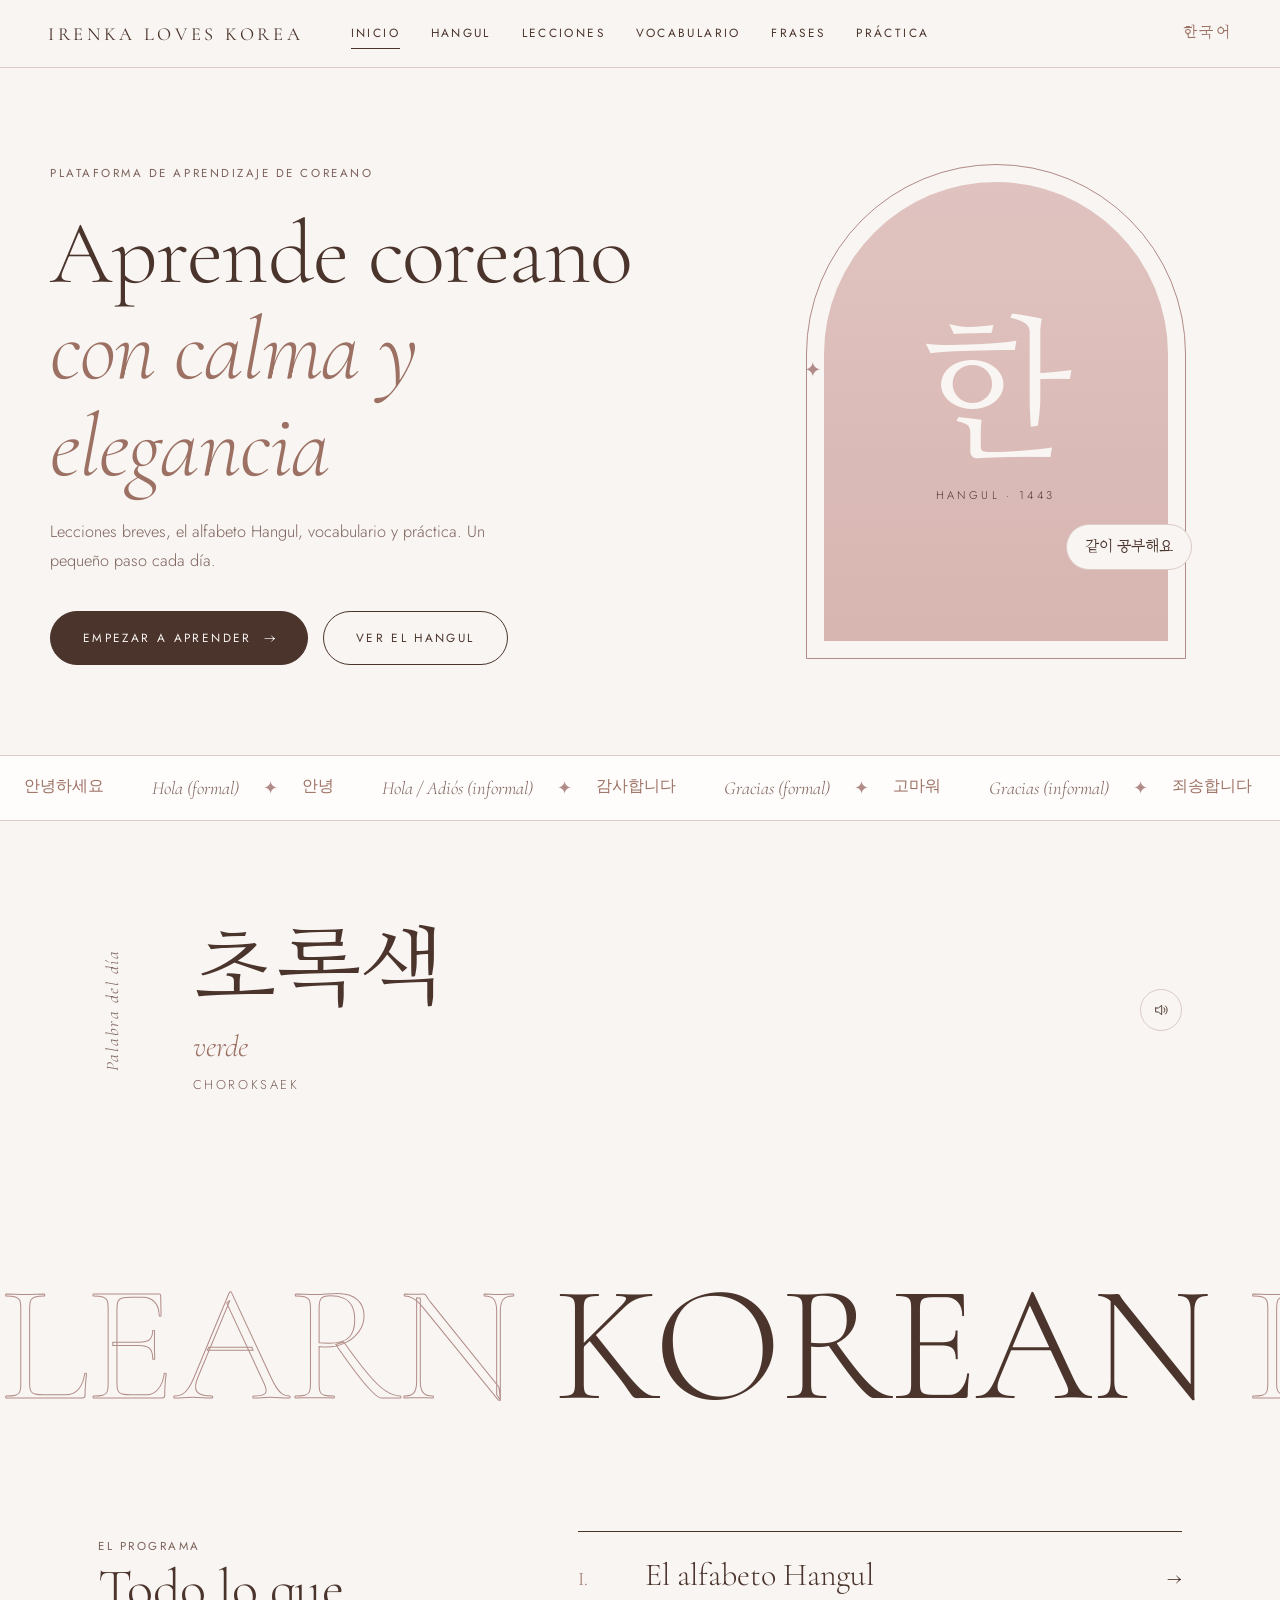
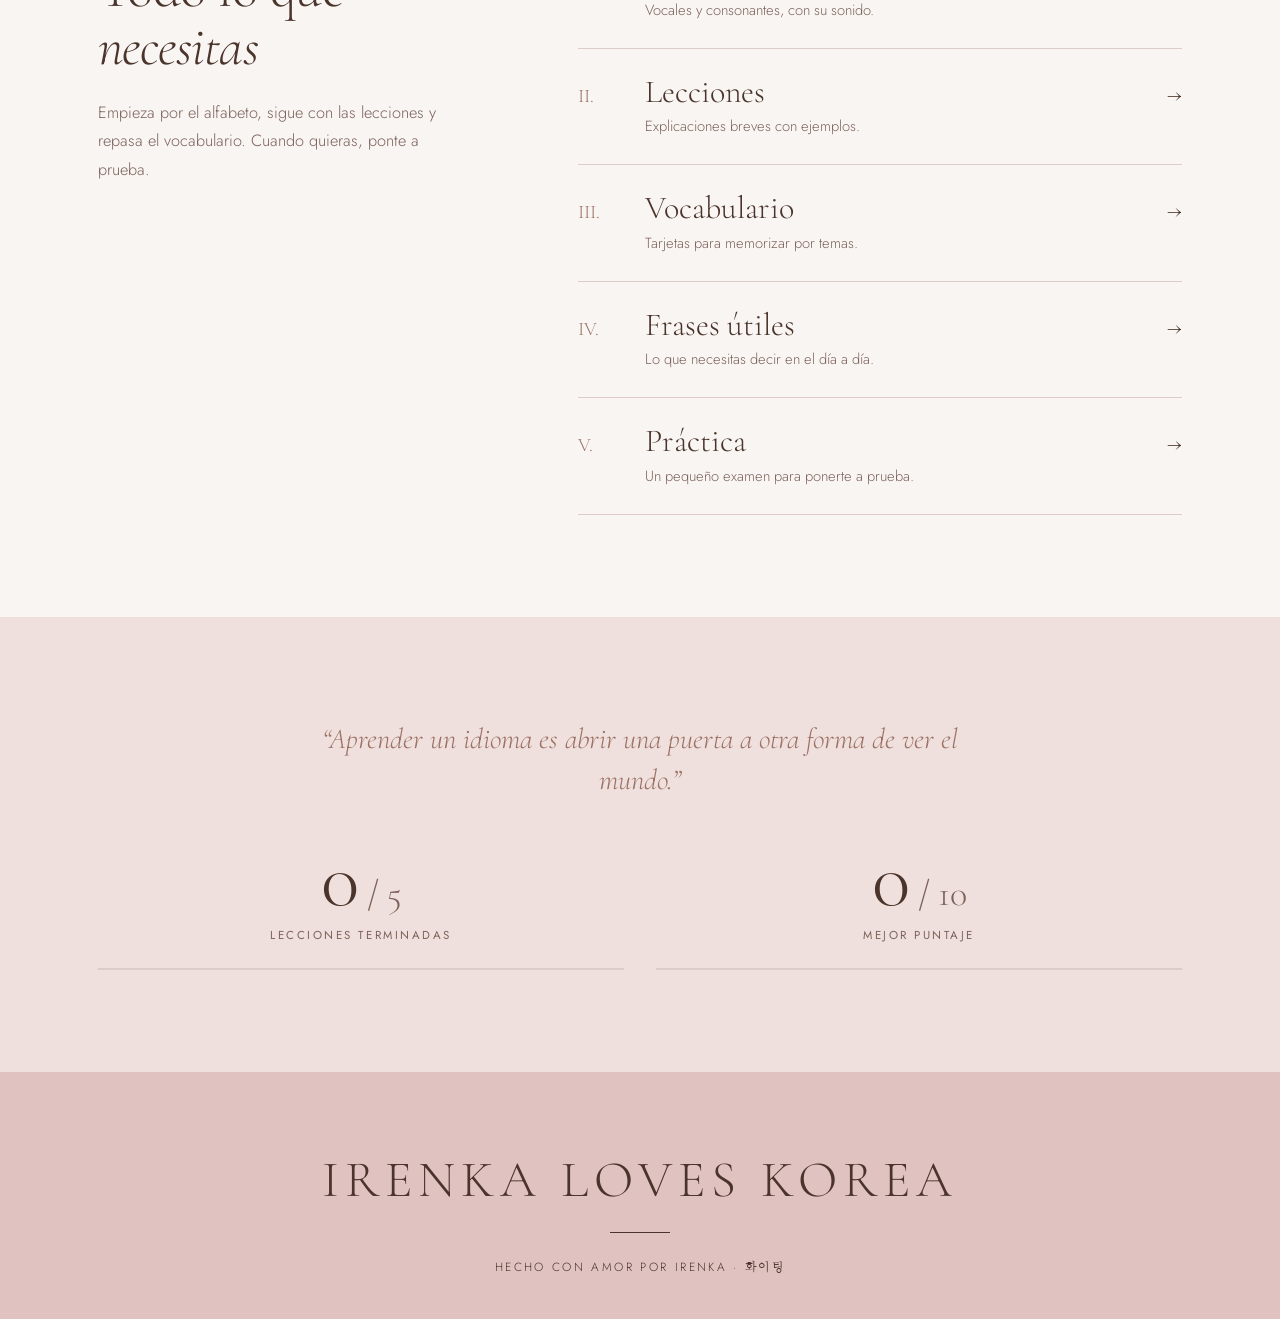
<file: index.html>
<!doctype html>
<html lang="es">
<head>
  <meta charset="utf-8" />
  <meta name="viewport" content="width=device-width, initial-scale=1" />
  <title>Irenka Loves Korea · Aprende coreano</title>
  <meta name="description" content="Plataforma de aprendizaje de coreano: Hangul, lecciones, vocabulario, frases útiles y práctica." />
  <meta name="theme-color" content="#F8F5F2" />
  <link rel="icon" href="favicon.svg" type="image/svg+xml" />
  <link rel="preconnect" href="https://fonts.googleapis.com" />
  <link rel="preconnect" href="https://fonts.gstatic.com" crossorigin />
  <link href="https://fonts.googleapis.com/css2?family=Cormorant+Garamond:ital,wght@0,300;0,400;0,500;1,300;1,400&family=Jost:wght@300;400;500&family=Nanum+Myeongjo:wght@400;700&display=swap" rel="stylesheet" />
  <link rel="stylesheet" href="css/estilos.css" />
</head>
<body>
  <header class="cabecera">
    <a href="#/" class="logo" aria-label="Ir al inicio">
      <span id="nombre-sitio">Irenka Loves Korea</span>
    </a>
    <button class="menu-boton" aria-label="Abrir menú" aria-expanded="false" aria-controls="menu"><span></span><span></span></button>
    <nav id="menu" class="menu">
      <a href="#/" data-ruta="inicio">Inicio</a>
      <a href="#/hangul" data-ruta="hangul">Hangul</a>
      <a href="#/lecciones" data-ruta="lecciones">Lecciones</a>
      <a href="#/vocabulario" data-ruta="vocabulario">Vocabulario</a>
      <a href="#/frases" data-ruta="frases">Frases</a>
      <a href="#/practica" data-ruta="practica">Práctica</a>
    </nav>
    <span class="cabecera-ko" lang="ko">한국어</span>
  </header>

  <main id="app" class="contenido" tabindex="-1">
    <div class="cargando"><p>Cargando…</p></div>
  </main>

  <footer class="pie">
    <p class="pie-marca">Irenka Loves Korea</p>
    <div class="pie-linea"></div>
    <p class="pie-texto">Hecho con amor por <span id="autora">Irenka</span> · <span lang="ko">화이팅</span></p>
  </footer>

  <script src="js/app.js"></script>
</body>
</html>
</file>
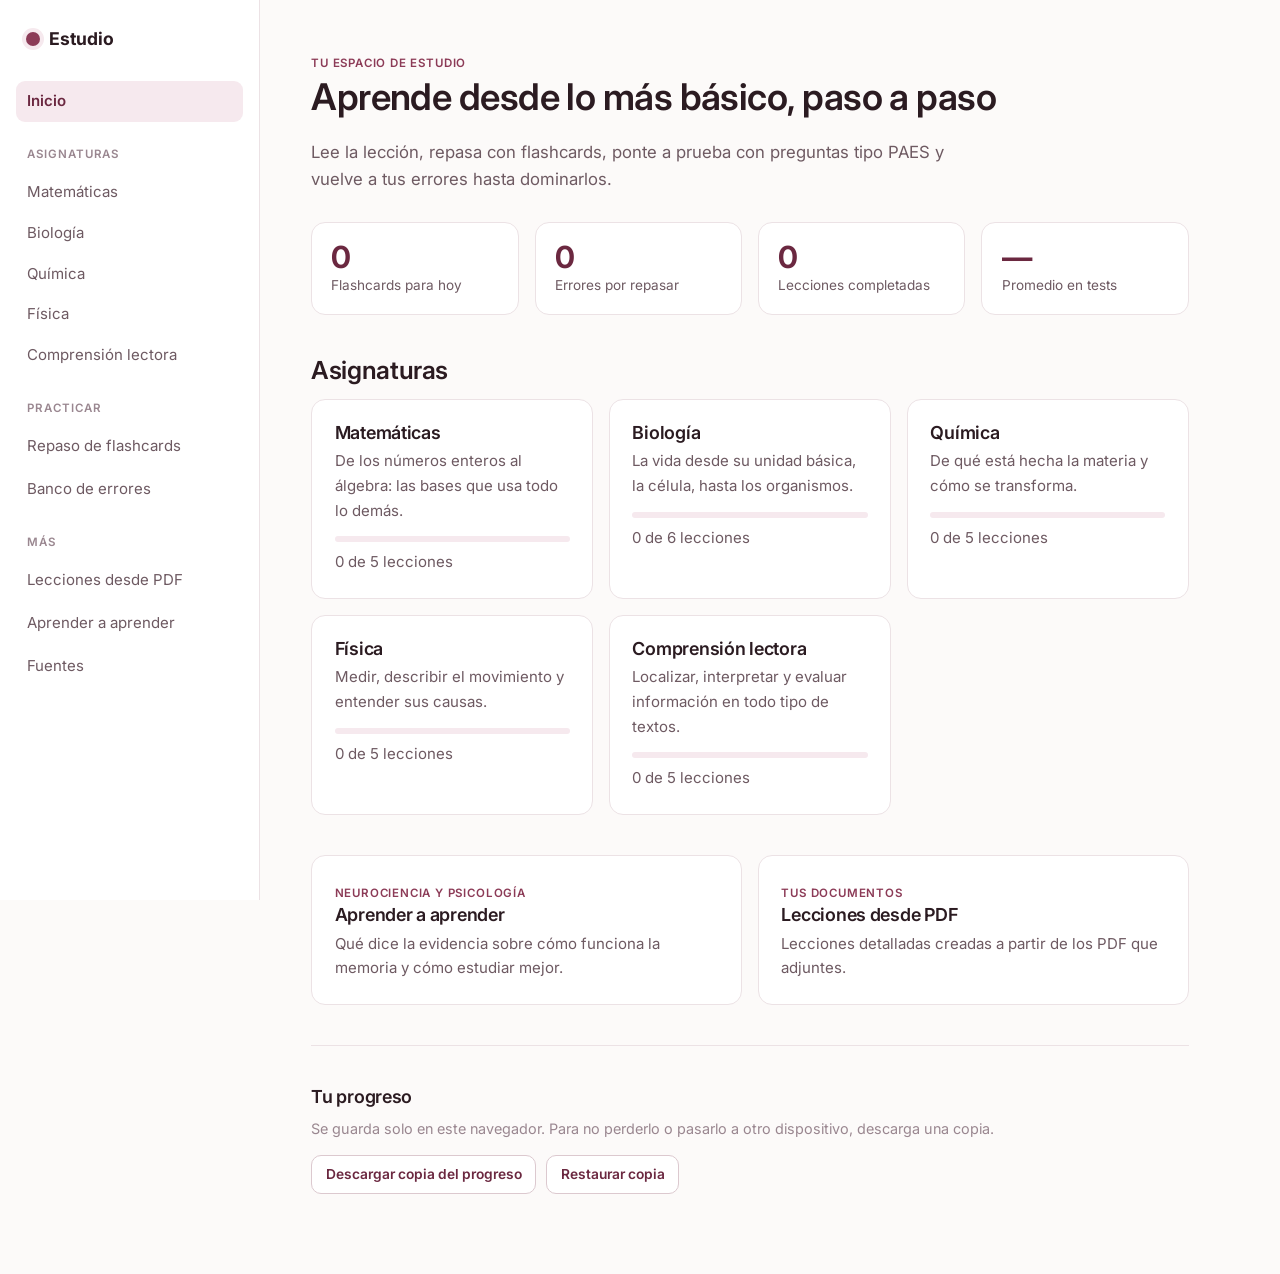
<file: estudio/index.html>
<!doctype html>
<html lang="es">
<head>
  <meta charset="utf-8" />
  <meta name="viewport" content="width=device-width, initial-scale=1" />
  <title>Estudio · Ciencias, Matemáticas y Lectura</title>
  <meta name="description" content="Plataforma personal de estudio: biología, química, física, matemáticas y comprensión lectora desde lo más básico, con flashcards, tests tipo PAES y banco de errores." />
  <meta name="theme-color" content="#FCFAF9" />
  <link rel="icon" href="/estudio/favicon.svg" type="image/svg+xml" />
  <link rel="preconnect" href="https://fonts.googleapis.com" />
  <link rel="preconnect" href="https://fonts.gstatic.com" crossorigin />
  <link href="https://fonts.googleapis.com/css2?family=Inter:wght@400;500;600;700&display=swap" rel="stylesheet" />
  <link rel="stylesheet" href="/estudio/css/estudio.css" />
</head>
<body>
  <div class="marco">
    <aside class="lateral" id="lateral">
      <a class="marca" href="#/">
        <span class="marca-punto" aria-hidden="true"></span>
        <span>Estudio</span>
      </a>
      <nav class="nav" id="nav" aria-label="Secciones">
        <a href="#/" data-ruta="inicio">Inicio</a>
        <p class="nav-grupo">Asignaturas</p>
        <div id="nav-materias"></div>
        <p class="nav-grupo">Practicar</p>
        <a href="#/repaso" data-ruta="repaso">Repaso de flashcards <span class="contador" id="c-repaso"></span></a>
        <a href="#/errores" data-ruta="errores">Banco de errores <span class="contador" id="c-errores"></span></a>
        <p class="nav-grupo">Más</p>
        <a href="#/pdf" data-ruta="pdf">Lecciones desde PDF</a>
        <a href="#/aprender" data-ruta="aprender">Aprender a aprender</a>
        <a href="#/fuentes" data-ruta="fuentes">Fuentes</a>
      </nav>
    </aside>

    <header class="barra-movil">
      <a class="marca" href="#/"><span class="marca-punto" aria-hidden="true"></span><span>Estudio</span></a>
      <button class="boton-menu" id="boton-menu" aria-label="Abrir menú" aria-expanded="false" aria-controls="lateral">Menú</button>
    </header>

    <main id="app" class="principal" tabindex="-1">
      <p class="cargando">Cargando…</p>
    </main>
  </div>

  <script src="/estudio/js/estudio.js"></script>
</body>
</html>
</file>
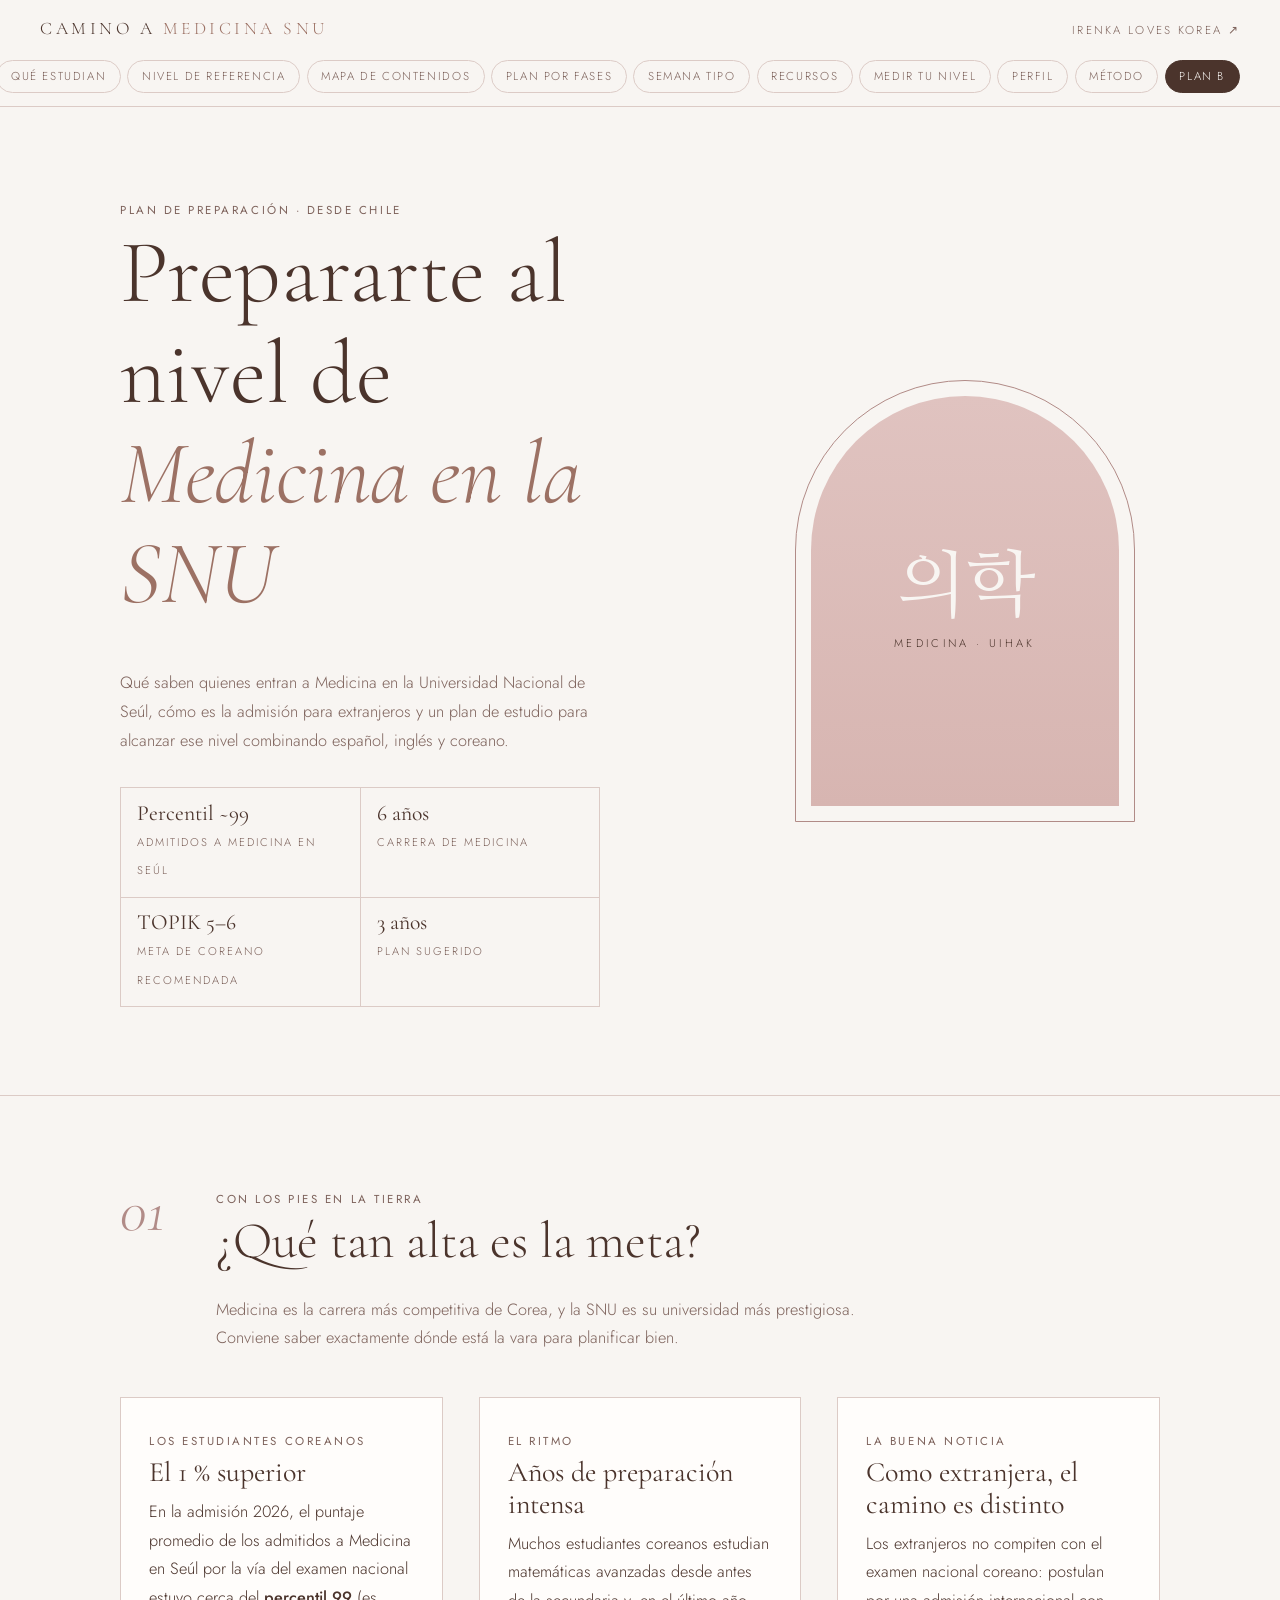
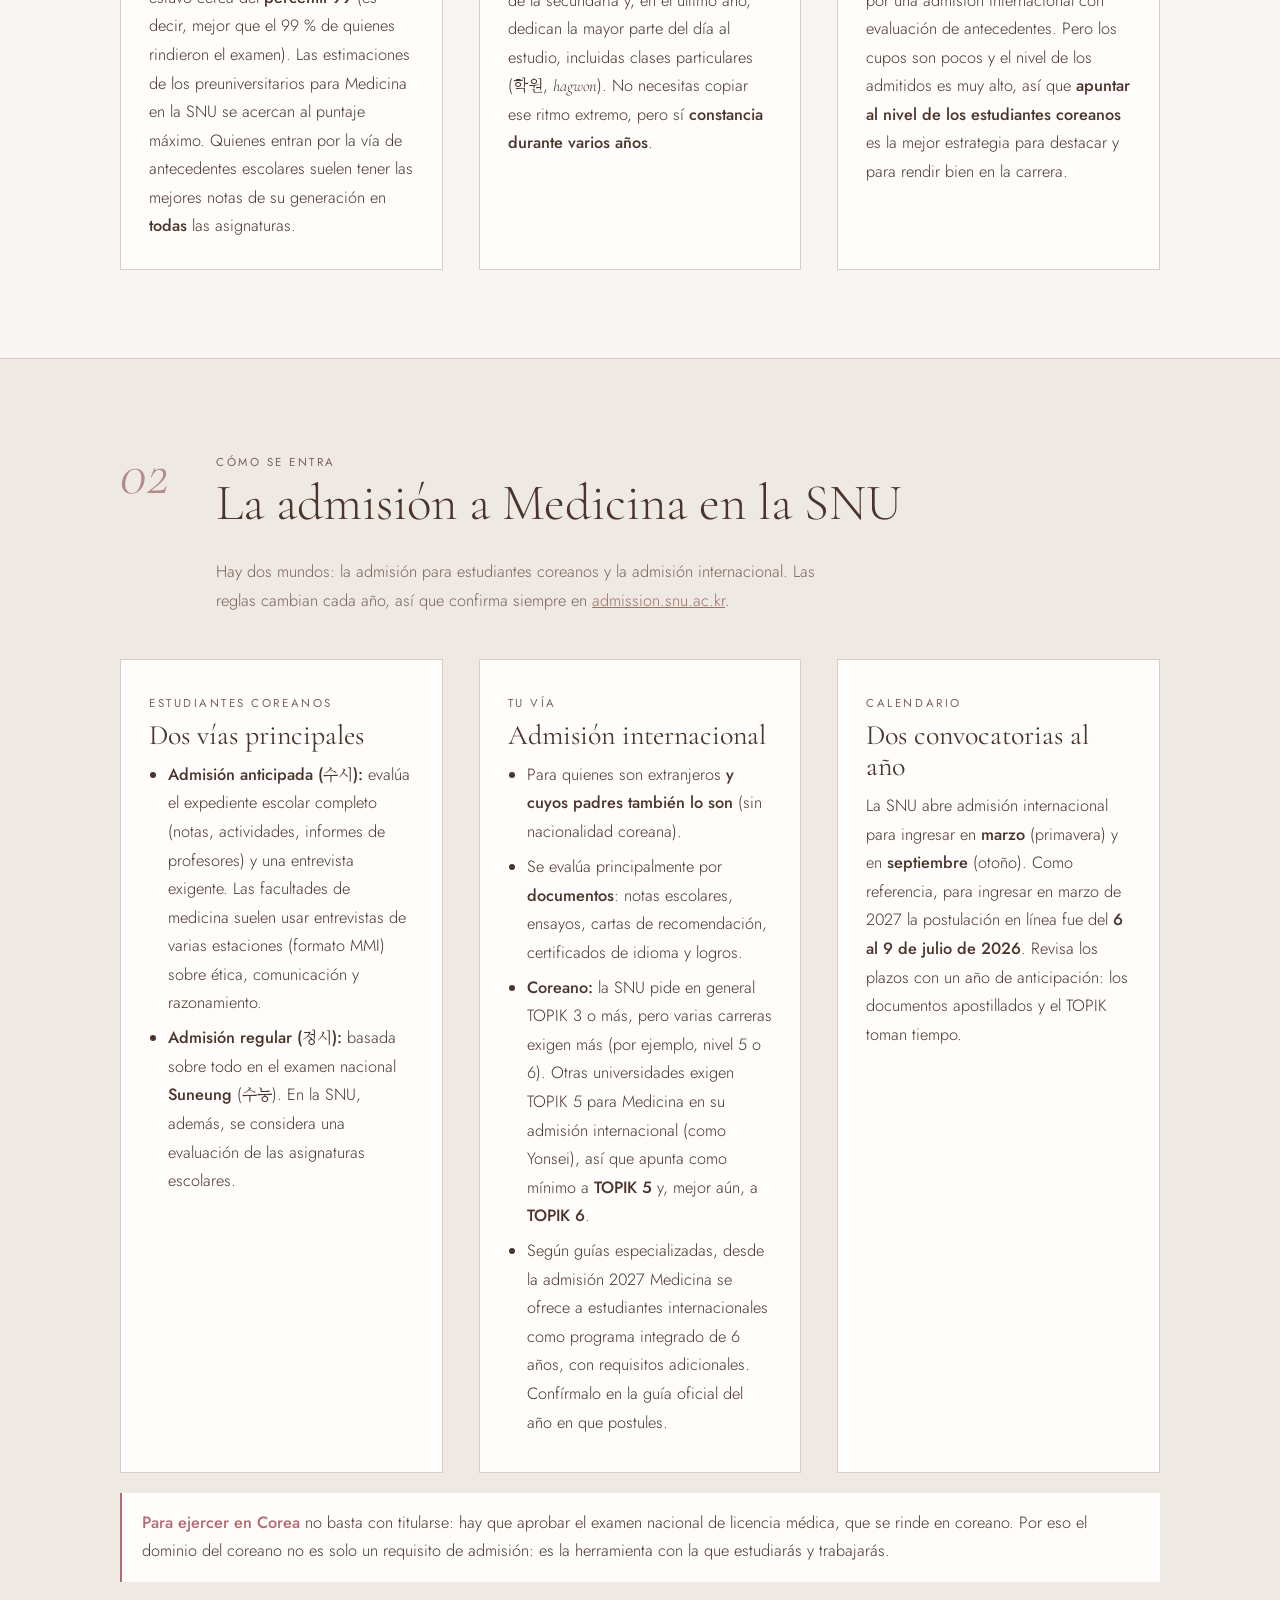
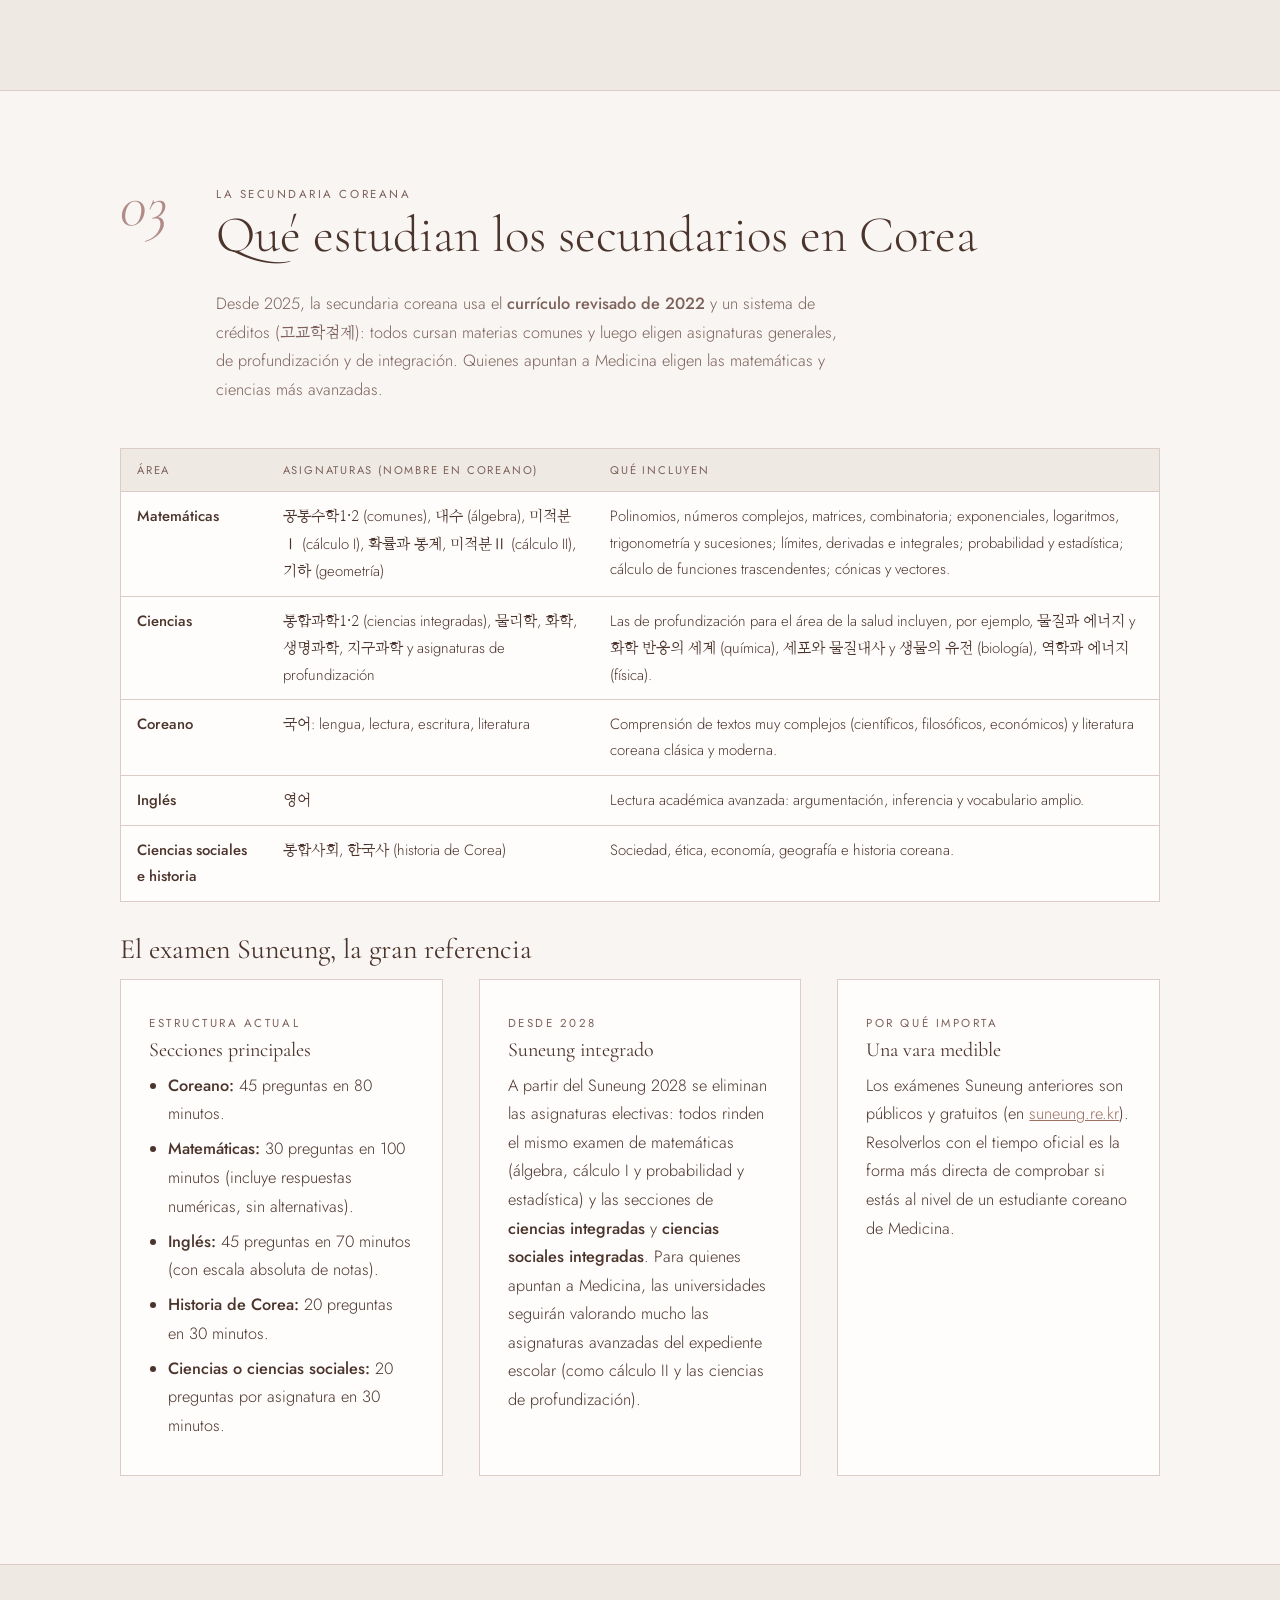
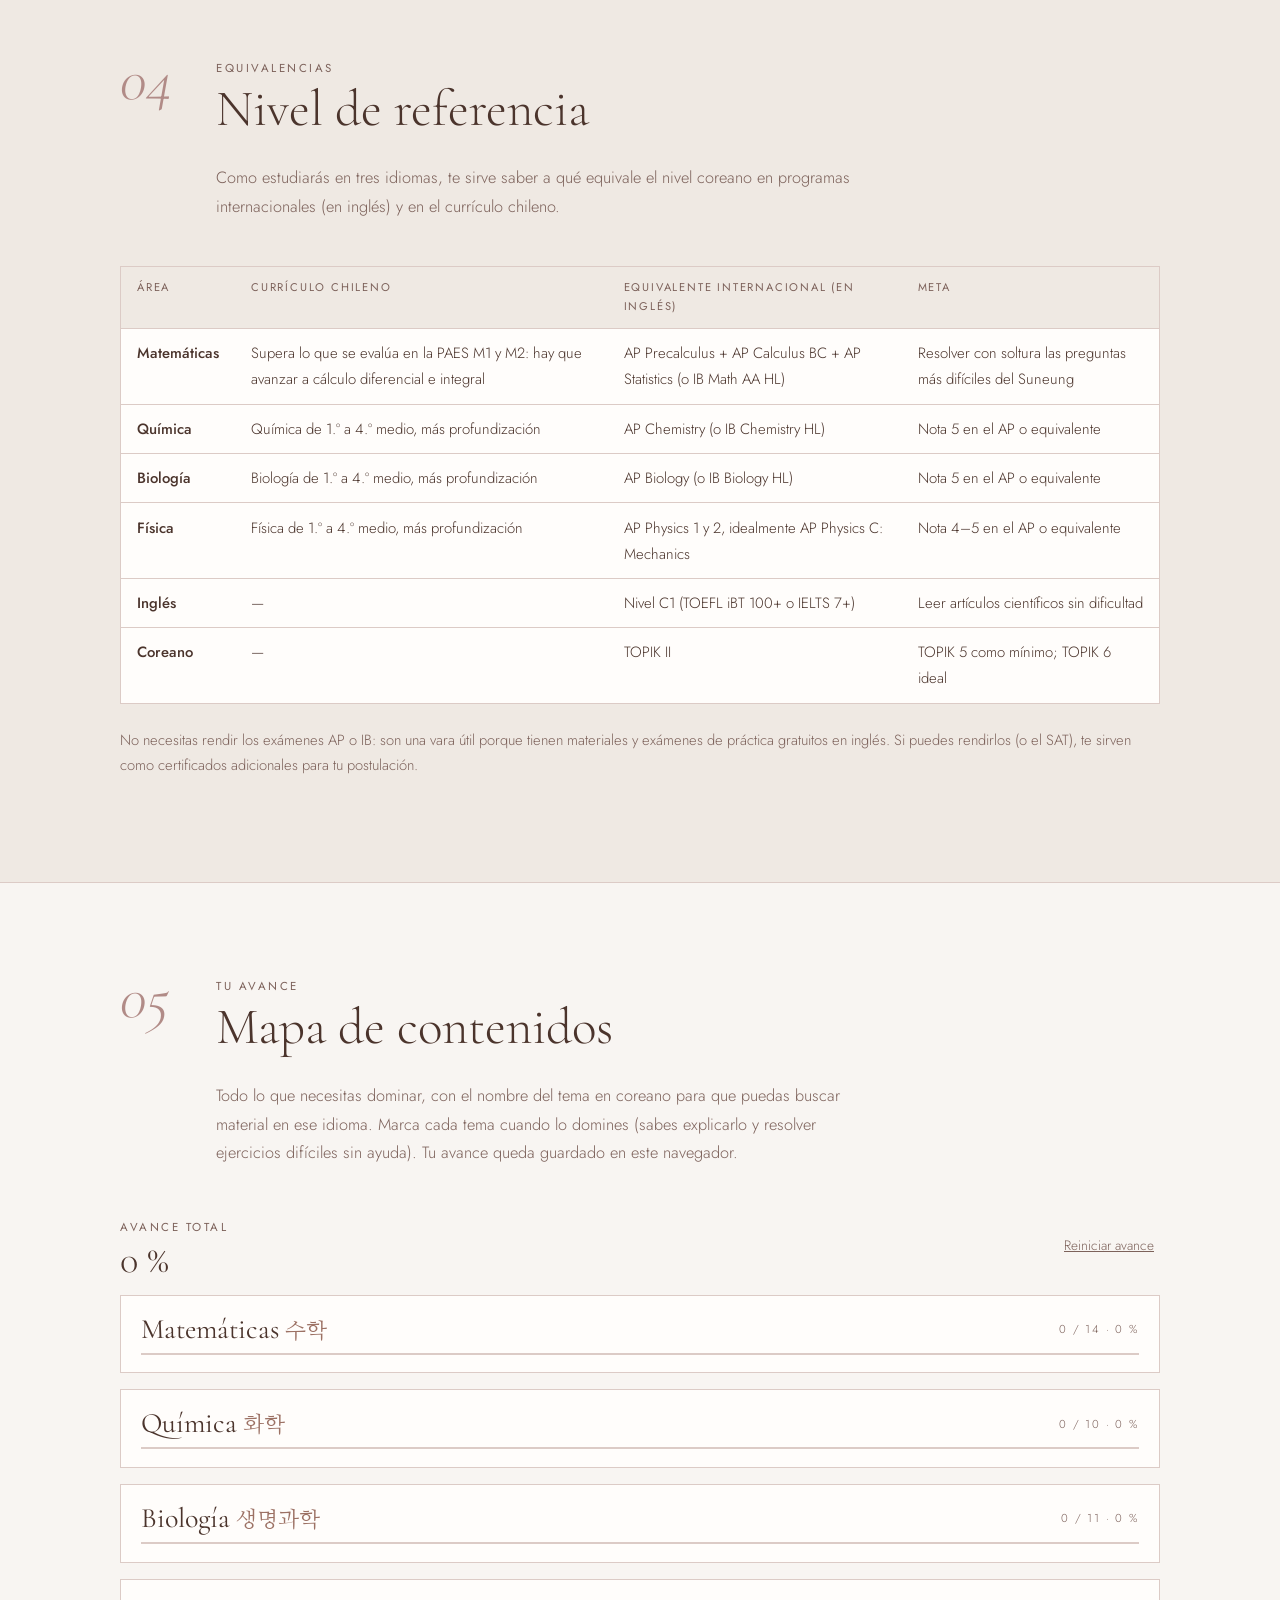
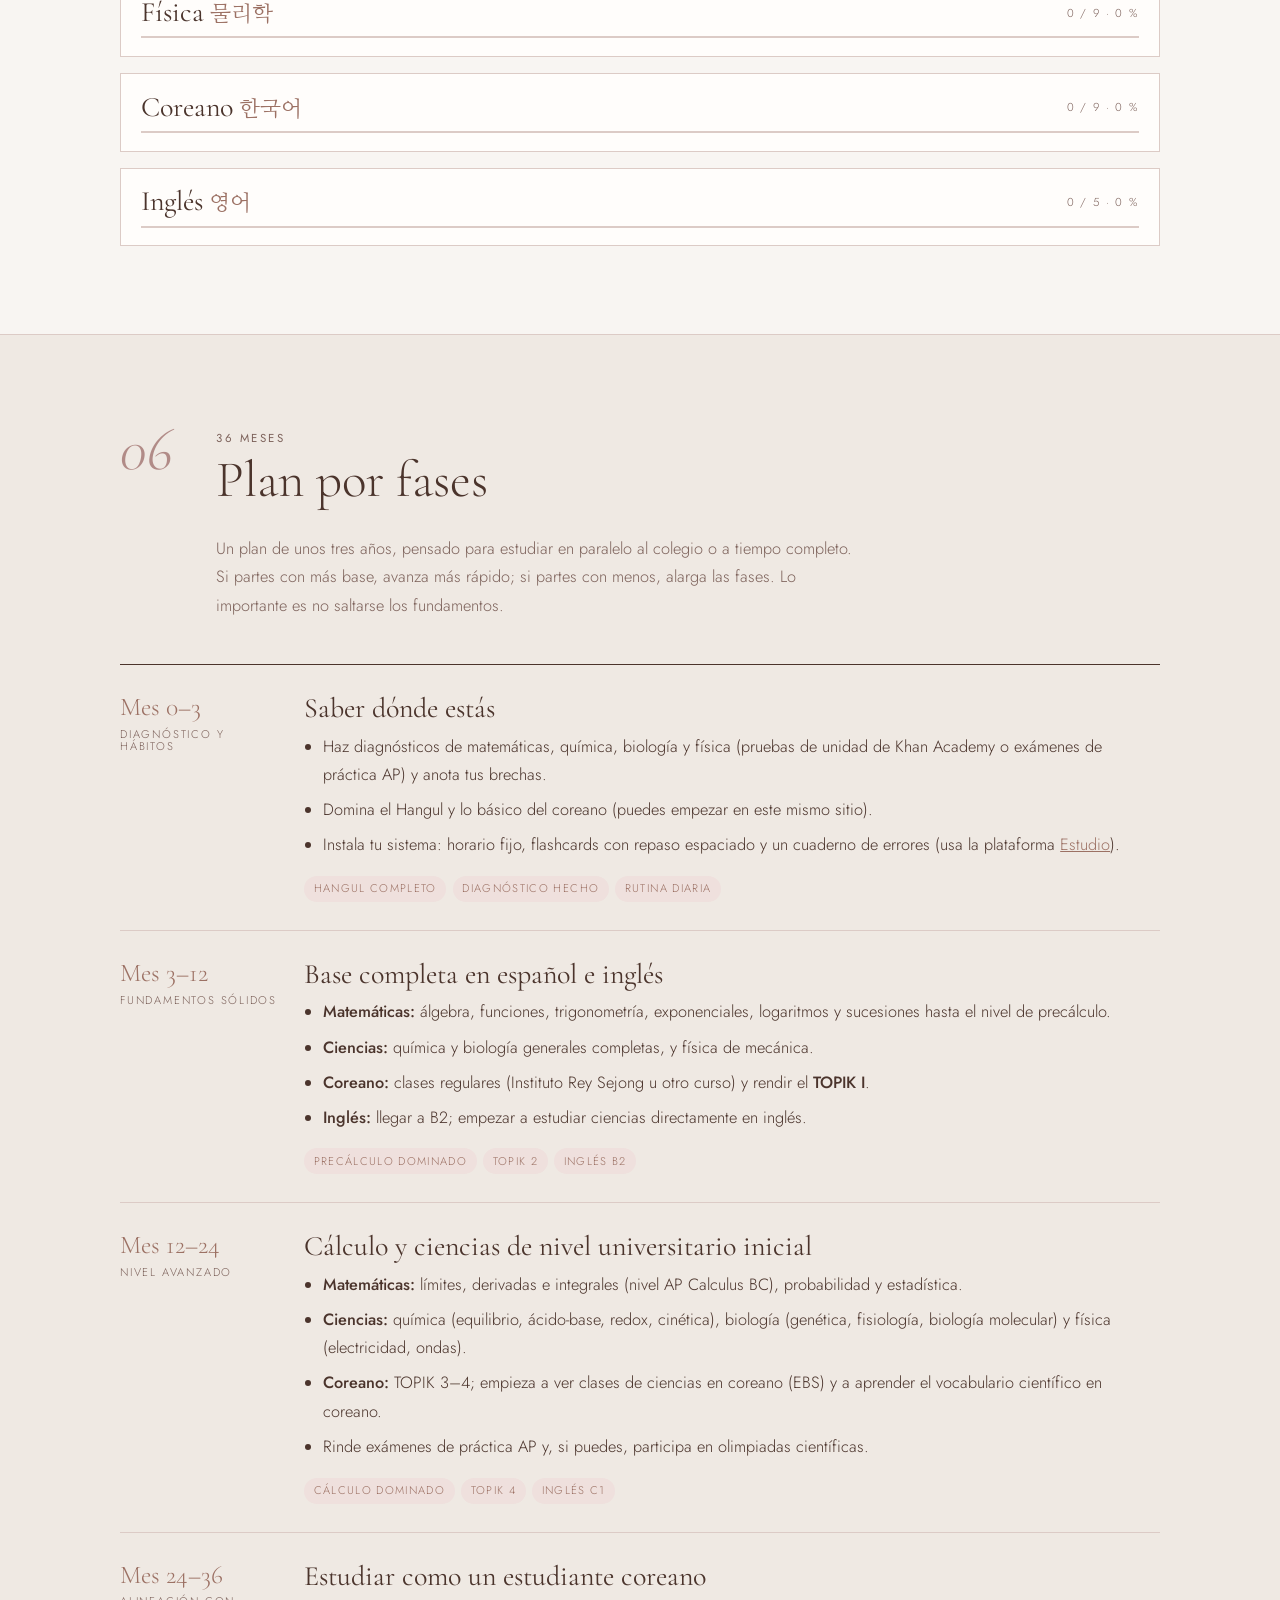
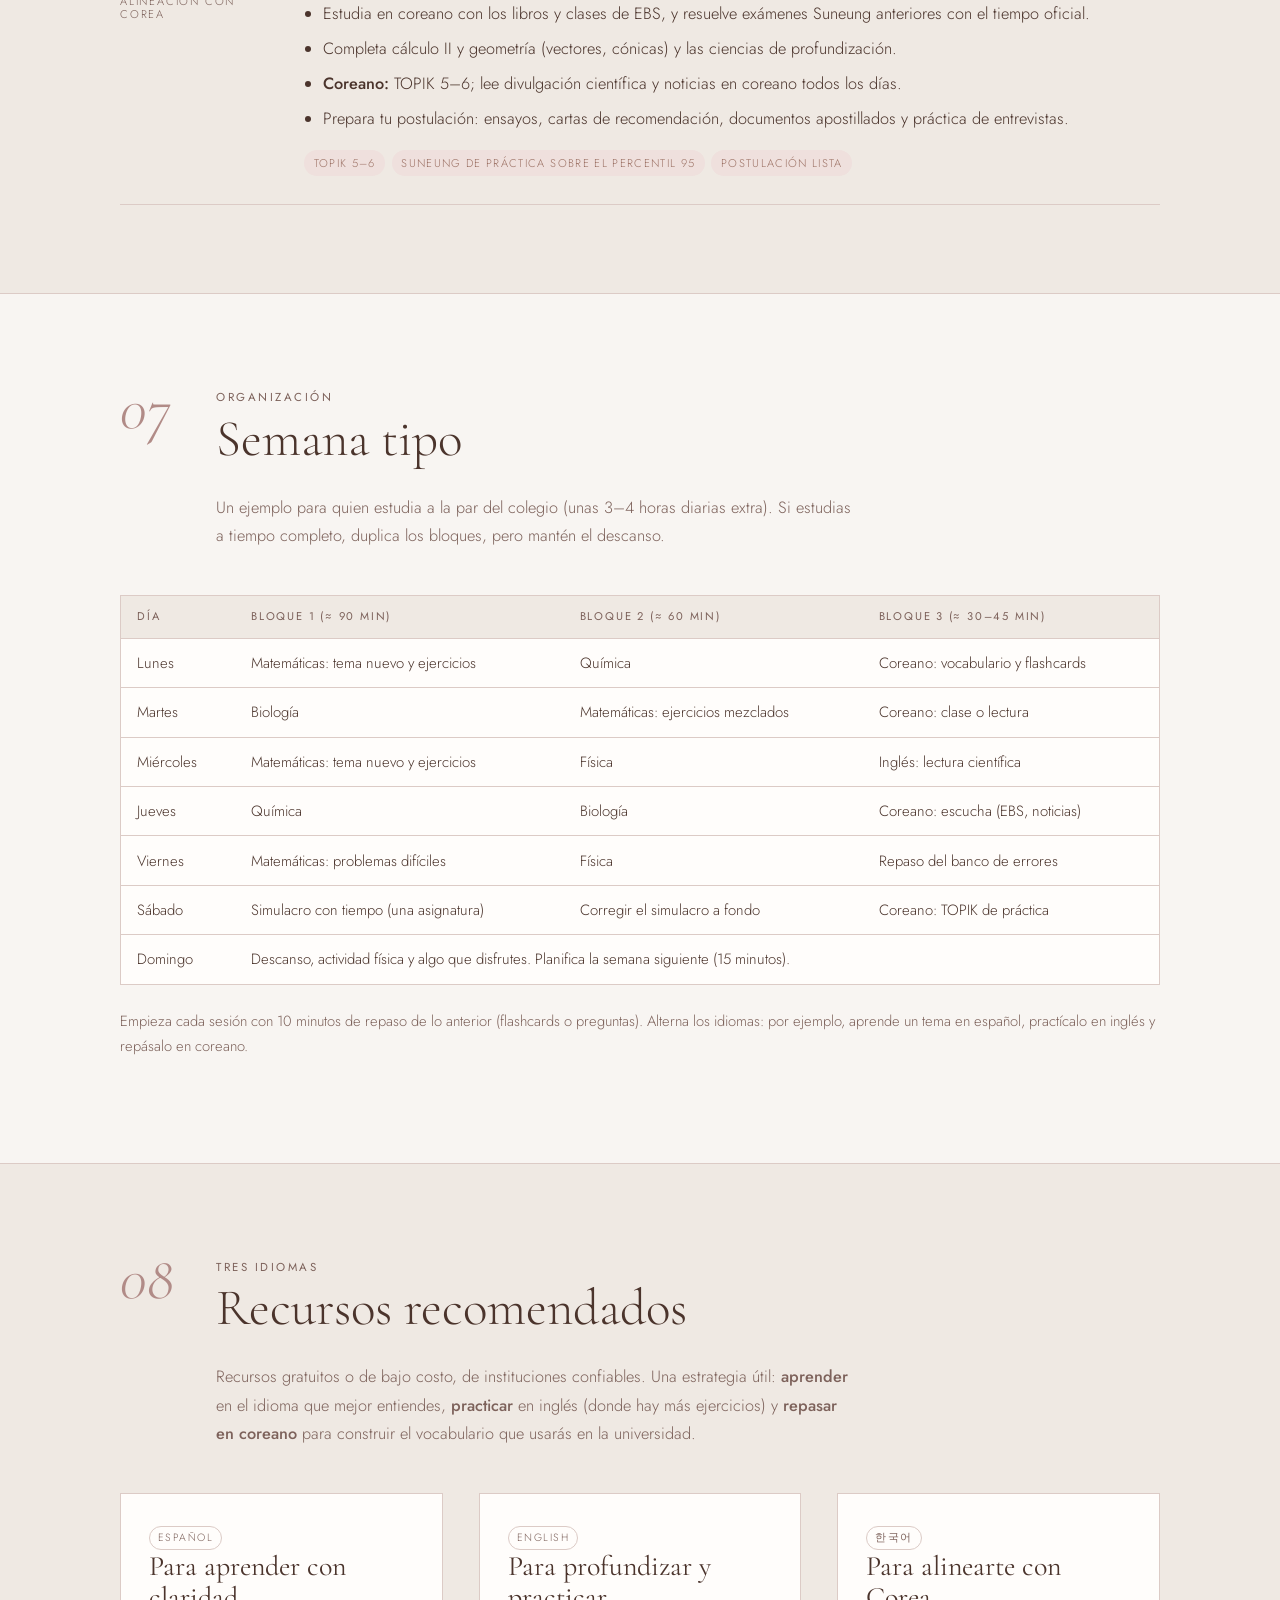
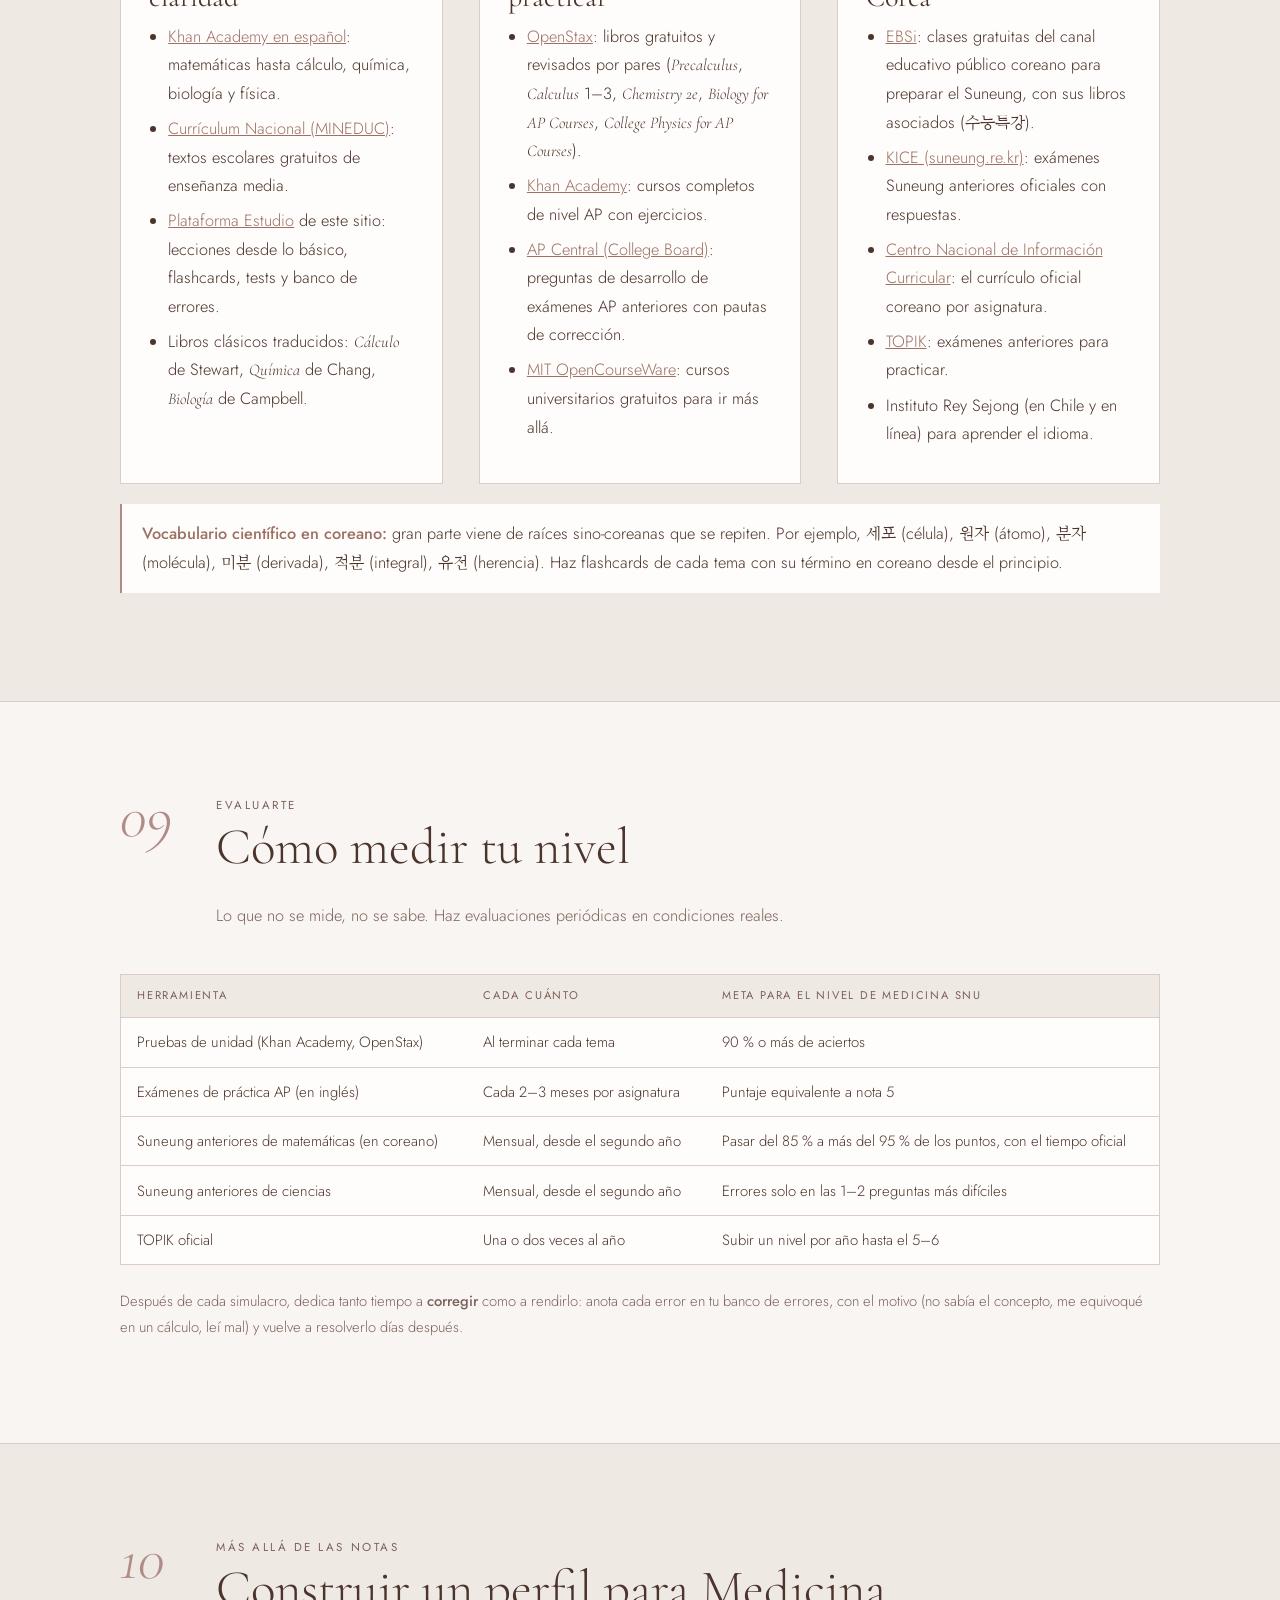
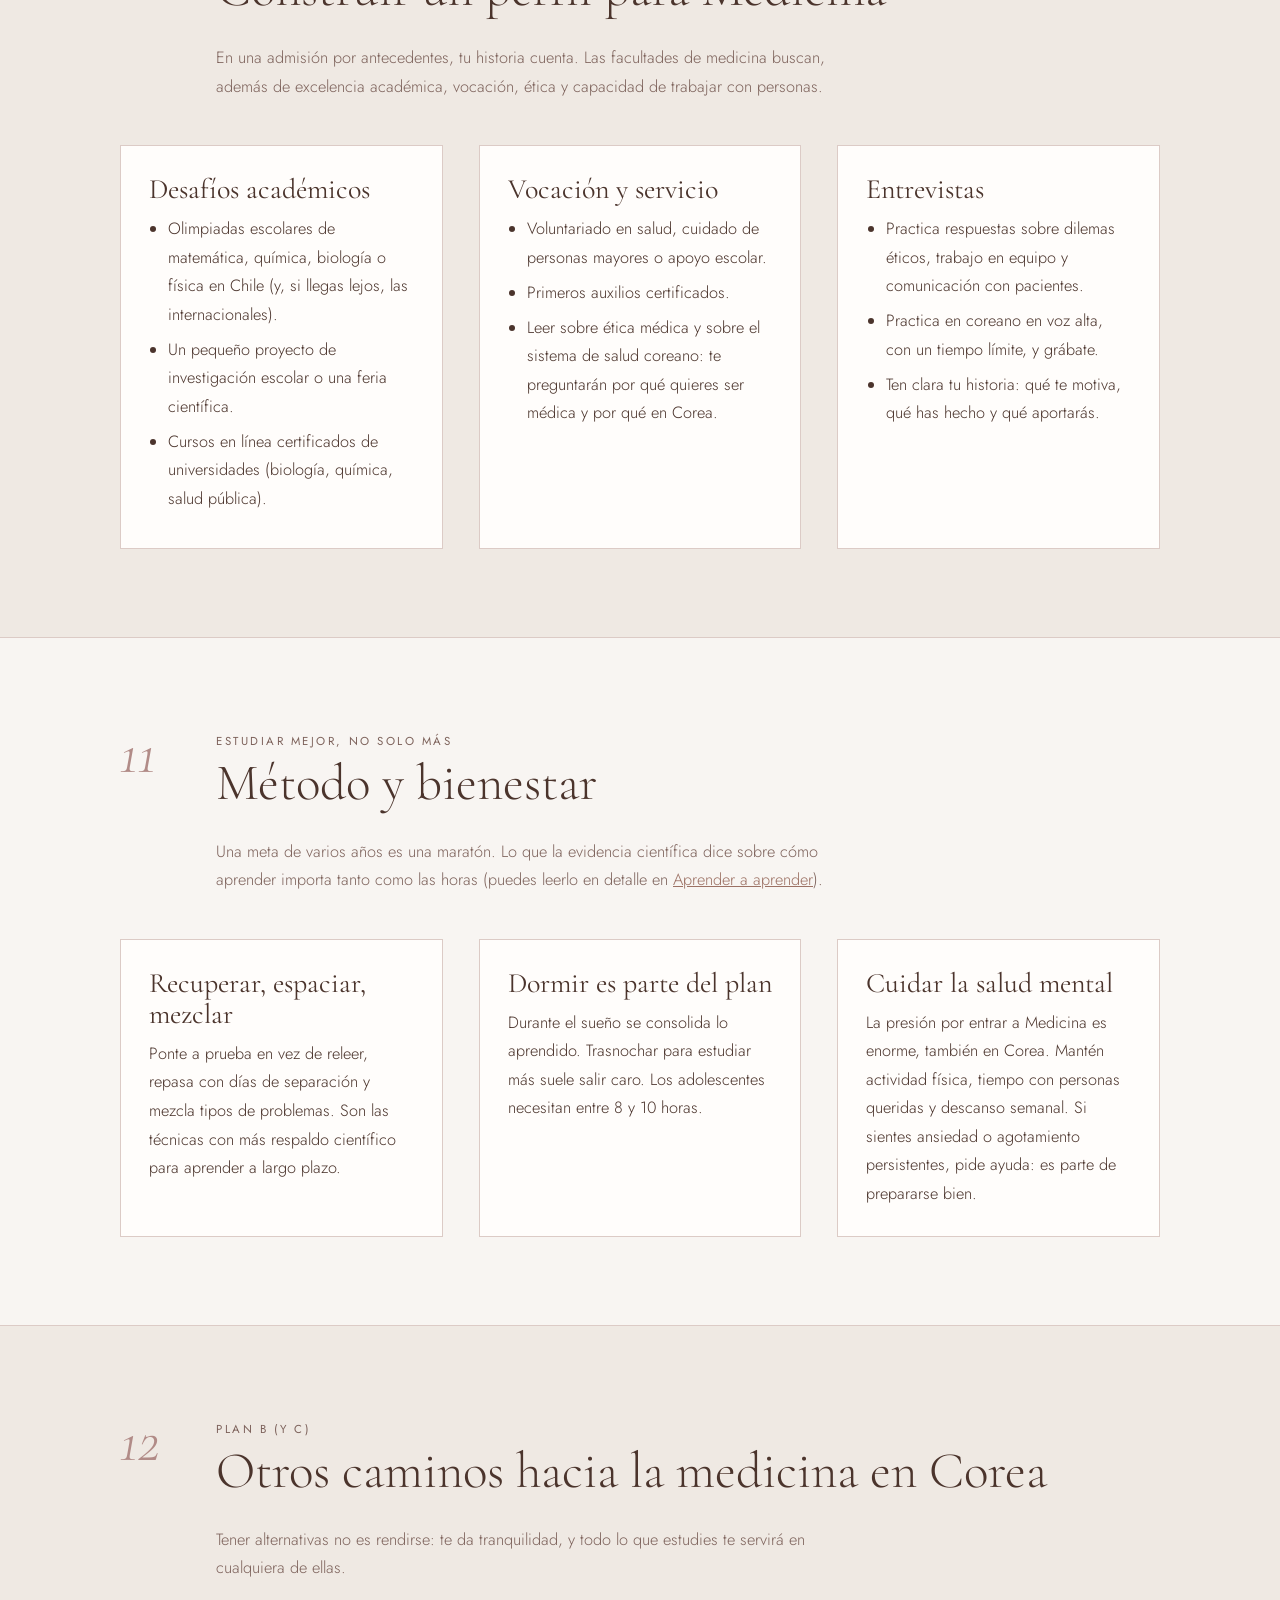
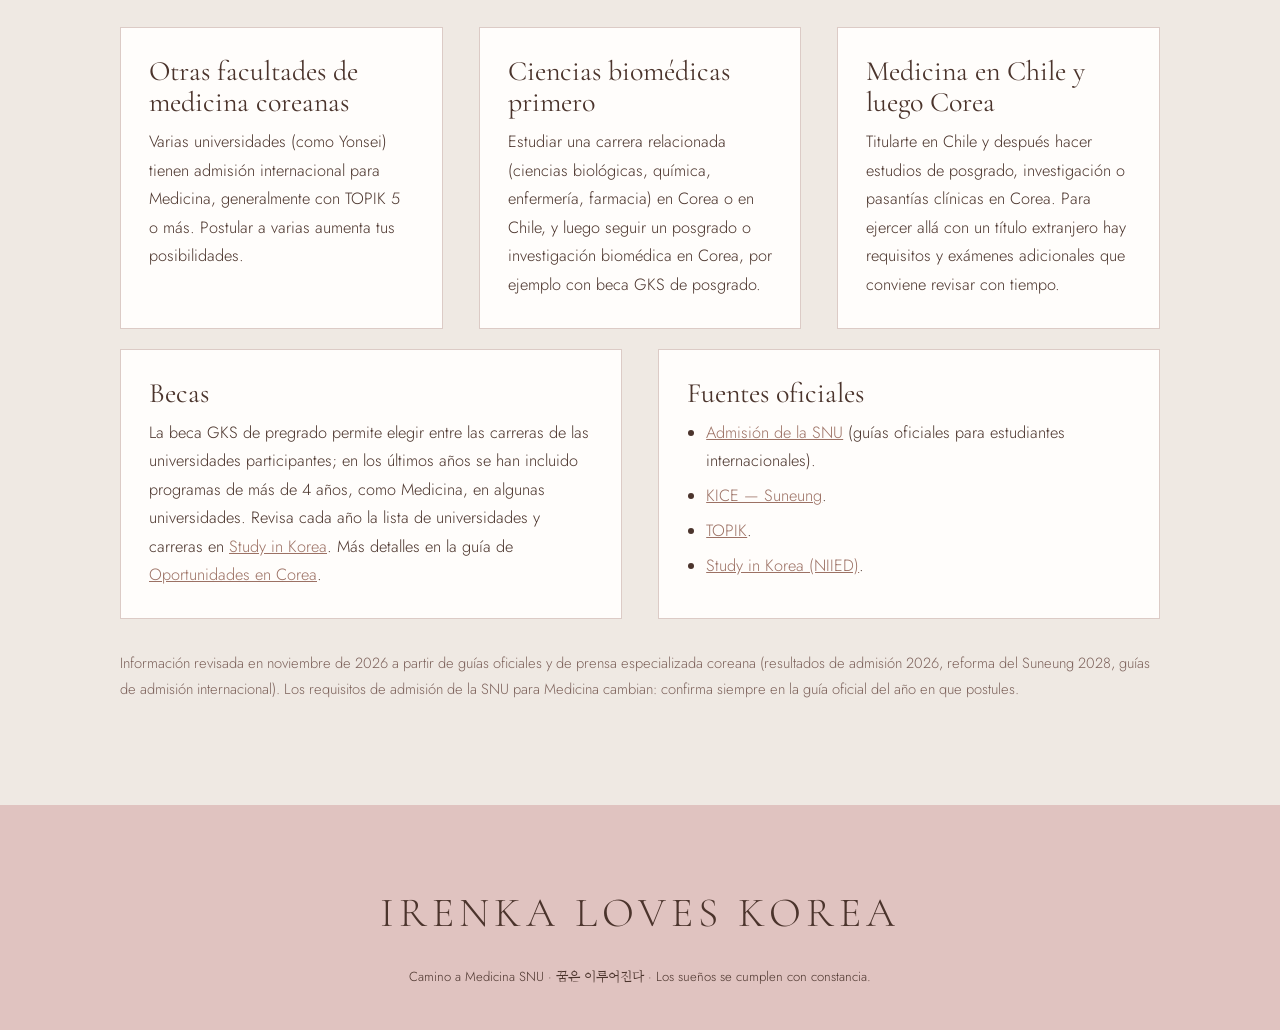
<file: medicina/index.html>
<!doctype html>
<html lang="es">
<head>
  <meta charset="utf-8" />
  <meta name="viewport" content="width=device-width, initial-scale=1" />
  <title>Camino a Medicina SNU · Plan de preparación</title>
  <meta name="description" content="Cómo prepararse desde Chile para alcanzar el nivel académico de quienes ingresan a Medicina en la Universidad Nacional de Seúl, estudiando en español, inglés y coreano." />
  <meta name="theme-color" content="#F8F5F2" />
  <link rel="icon" href="/medicina/favicon.svg" type="image/svg+xml" />
  <link rel="preconnect" href="https://fonts.googleapis.com" />
  <link rel="preconnect" href="https://fonts.gstatic.com" crossorigin />
  <link href="https://fonts.googleapis.com/css2?family=Cormorant+Garamond:ital,wght@0,300;0,400;0,500;1,300;1,400&family=Jost:wght@300;400;500&family=Nanum+Myeongjo:wght@400;700&display=swap" rel="stylesheet" />
  <link rel="stylesheet" href="/medicina/css/medicina.css" />
</head>
<body>
  <header class="cabecera">
    <div class="cabecera-fila">
      <a class="marca" href="#inicio">Camino a <span>Medicina SNU</span></a>
      <a class="volver" href="/" aria-label="Ir a Irenka Loves Korea">Irenka Loves Korea ↗</a>
    </div>
    <nav class="indice" id="indice" aria-label="Secciones">
      <a href="#meta">La meta</a>
      <a href="#admision">Admisión</a>
      <a href="#curriculo">Qué estudian</a>
      <a href="#nivel">Nivel de referencia</a>
      <a href="#mapa">Mapa de contenidos</a>
      <a href="#plan">Plan por fases</a>
      <a href="#semana">Semana tipo</a>
      <a href="#recursos">Recursos</a>
      <a href="#medir">Medir tu nivel</a>
      <a href="#perfil">Perfil</a>
      <a href="#bienestar">Método</a>
      <a href="#alternativas">Plan B</a>
    </nav>
  </header>

  <main>
    <!-- ================= PORTADA ================= -->
    <section class="envoltura portada" id="inicio">
      <div>
        <span class="etiqueta">Plan de preparación · desde Chile</span>
        <h1>Prepararte al nivel de <em>Medicina en la SNU</em></h1>
        <p class="bajada">Qué saben quienes entran a Medicina en la Universidad Nacional de Seúl, cómo es la admisión para extranjeros y un plan de estudio para alcanzar ese nivel combinando español, inglés y coreano.</p>
        <div class="datos-rapidos">
          <div><b>Percentil ~99</b><span>Admitidos a Medicina en Seúl</span></div>
          <div><b>6 años</b><span>Carrera de Medicina</span></div>
          <div><b>TOPIK 5–6</b><span>Meta de coreano recomendada</span></div>
          <div><b>3 años</b><span>Plan sugerido</span></div>
        </div>
      </div>
      <div class="arco-marco" aria-hidden="true">
        <div class="arco">
          <span class="ko" lang="ko">의학</span>
          <span class="arco-pie">Medicina · Uihak</span>
        </div>
      </div>
    </section>

    <!-- ================= 1. LA META ================= -->
    <section class="seccion" id="meta">
      <div class="envoltura">
        <div class="seccion-cabeza">
          <span class="num">01</span>
          <div>
            <span class="etiqueta">Con los pies en la tierra</span>
            <h2>¿Qué tan alta es la meta?</h2>
            <p>Medicina es la carrera más competitiva de Corea, y la SNU es su universidad más prestigiosa. Conviene saber exactamente dónde está la vara para planificar bien.</p>
          </div>
        </div>
        <div class="columnas">
          <div class="bloque">
            <span class="etiqueta">Los estudiantes coreanos</span>
            <h3>El 1 % superior</h3>
            <p>En la admisión 2026, el puntaje promedio de los admitidos a Medicina en Seúl por la vía del examen nacional estuvo cerca del <strong>percentil 99</strong> (es decir, mejor que el 99 % de quienes rindieron el examen). Las estimaciones de los preuniversitarios para Medicina en la SNU se acercan al puntaje máximo. Quienes entran por la vía de antecedentes escolares suelen tener las mejores notas de su generación en <strong>todas</strong> las asignaturas.</p>
          </div>
          <div class="bloque">
            <span class="etiqueta">El ritmo</span>
            <h3>Años de preparación intensa</h3>
            <p>Muchos estudiantes coreanos estudian matemáticas avanzadas desde antes de la secundaria y, en el último año, dedican la mayor parte del día al estudio, incluidas clases particulares (<span lang="ko">학원</span>, <em>hagwon</em>). No necesitas copiar ese ritmo extremo, pero sí <strong>constancia durante varios años</strong>.</p>
          </div>
          <div class="bloque">
            <span class="etiqueta">La buena noticia</span>
            <h3>Como extranjera, el camino es distinto</h3>
            <p>Los extranjeros no compiten con el examen nacional coreano: postulan por una admisión internacional con evaluación de antecedentes. Pero los cupos son pocos y el nivel de los admitidos es muy alto, así que <strong>apuntar al nivel de los estudiantes coreanos</strong> es la mejor estrategia para destacar y para rendir bien en la carrera.</p>
          </div>
        </div>
      </div>
    </section>

    <!-- ================= 2. ADMISIÓN ================= -->
    <section class="seccion lino" id="admision">
      <div class="envoltura">
        <div class="seccion-cabeza">
          <span class="num">02</span>
          <div>
            <span class="etiqueta">Cómo se entra</span>
            <h2>La admisión a Medicina en la SNU</h2>
            <p>Hay dos mundos: la admisión para estudiantes coreanos y la admisión internacional. Las reglas cambian cada año, así que confirma siempre en <a href="https://admission.snu.ac.kr" target="_blank" rel="noopener">admission.snu.ac.kr</a>.</p>
          </div>
        </div>

        <div class="columnas">
          <div class="bloque">
            <span class="etiqueta">Estudiantes coreanos</span>
            <h3>Dos vías principales</h3>
            <ul>
              <li><strong>Admisión anticipada (<span lang="ko">수시</span>):</strong> evalúa el expediente escolar completo (notas, actividades, informes de profesores) y una entrevista exigente. Las facultades de medicina suelen usar entrevistas de varias estaciones (formato MMI) sobre ética, comunicación y razonamiento.</li>
              <li><strong>Admisión regular (<span lang="ko">정시</span>):</strong> basada sobre todo en el examen nacional <strong>Suneung</strong> (<span lang="ko">수능</span>). En la SNU, además, se considera una evaluación de las asignaturas escolares.</li>
            </ul>
          </div>
          <div class="bloque">
            <span class="etiqueta">Tu vía</span>
            <h3>Admisión internacional</h3>
            <ul>
              <li>Para quienes son extranjeros <strong>y cuyos padres también lo son</strong> (sin nacionalidad coreana).</li>
              <li>Se evalúa principalmente por <strong>documentos</strong>: notas escolares, ensayos, cartas de recomendación, certificados de idioma y logros.</li>
              <li><strong>Coreano:</strong> la SNU pide en general TOPIK 3 o más, pero varias carreras exigen más (por ejemplo, nivel 5 o 6). Otras universidades exigen TOPIK 5 para Medicina en su admisión internacional (como Yonsei), así que apunta como mínimo a <strong>TOPIK 5</strong> y, mejor aún, a <strong>TOPIK 6</strong>.</li>
              <li>Según guías especializadas, desde la admisión 2027 Medicina se ofrece a estudiantes internacionales como programa integrado de 6 años, con requisitos adicionales. Confírmalo en la guía oficial del año en que postules.</li>
            </ul>
          </div>
          <div class="bloque">
            <span class="etiqueta">Calendario</span>
            <h3>Dos convocatorias al año</h3>
            <p>La SNU abre admisión internacional para ingresar en <strong>marzo</strong> (primavera) y en <strong>septiembre</strong> (otoño). Como referencia, para ingresar en marzo de 2027 la postulación en línea fue del <strong>6 al 9 de julio de 2026</strong>. Revisa los plazos con un año de anticipación: los documentos apostillados y el TOPIK toman tiempo.</p>
          </div>
        </div>

        <div class="aviso">
          <p><strong>Para ejercer en Corea</strong> no basta con titularse: hay que aprobar el examen nacional de licencia médica, que se rinde en coreano. Por eso el dominio del coreano no es solo un requisito de admisión: es la herramienta con la que estudiarás y trabajarás.</p>
        </div>
      </div>
    </section>

    <!-- ================= 3. CURRÍCULO ================= -->
    <section class="seccion" id="curriculo">
      <div class="envoltura">
        <div class="seccion-cabeza">
          <span class="num">03</span>
          <div>
            <span class="etiqueta">La secundaria coreana</span>
            <h2>Qué estudian los secundarios en Corea</h2>
            <p>Desde 2025, la secundaria coreana usa el <strong>currículo revisado de 2022</strong> y un sistema de créditos (<span lang="ko">고교학점제</span>): todos cursan materias comunes y luego eligen asignaturas generales, de profundización y de integración. Quienes apuntan a Medicina eligen las matemáticas y ciencias más avanzadas.</p>
          </div>
        </div>

        <div class="tabla-envoltura">
          <table>
            <thead><tr><th>Área</th><th>Asignaturas (nombre en coreano)</th><th>Qué incluyen</th></tr></thead>
            <tbody>
              <tr><td><strong>Matemáticas</strong></td><td><span lang="ko">공통수학1·2</span> (comunes), <span lang="ko">대수</span> (álgebra), <span lang="ko">미적분Ⅰ</span> (cálculo I), <span lang="ko">확률과 통계</span>, <span lang="ko">미적분Ⅱ</span> (cálculo II), <span lang="ko">기하</span> (geometría)</td><td>Polinomios, números complejos, matrices, combinatoria; exponenciales, logaritmos, trigonometría y sucesiones; límites, derivadas e integrales; probabilidad y estadística; cálculo de funciones trascendentes; cónicas y vectores.</td></tr>
              <tr><td><strong>Ciencias</strong></td><td><span lang="ko">통합과학1·2</span> (ciencias integradas), <span lang="ko">물리학</span>, <span lang="ko">화학</span>, <span lang="ko">생명과학</span>, <span lang="ko">지구과학</span> y asignaturas de profundización</td><td>Las de profundización para el área de la salud incluyen, por ejemplo, <span lang="ko">물질과 에너지</span> y <span lang="ko">화학 반응의 세계</span> (química), <span lang="ko">세포와 물질대사</span> y <span lang="ko">생물의 유전</span> (biología), <span lang="ko">역학과 에너지</span> (física).</td></tr>
              <tr><td><strong>Coreano</strong></td><td><span lang="ko">국어</span>: lengua, lectura, escritura, literatura</td><td>Comprensión de textos muy complejos (científicos, filosóficos, económicos) y literatura coreana clásica y moderna.</td></tr>
              <tr><td><strong>Inglés</strong></td><td><span lang="ko">영어</span></td><td>Lectura académica avanzada: argumentación, inferencia y vocabulario amplio.</td></tr>
              <tr><td><strong>Ciencias sociales e historia</strong></td><td><span lang="ko">통합사회</span>, <span lang="ko">한국사</span> (historia de Corea)</td><td>Sociedad, ética, economía, geografía e historia coreana.</td></tr>
            </tbody>
          </table>
        </div>

        <h3 style="margin-top:2rem">El examen Suneung, la gran referencia</h3>
        <div class="columnas">
          <div class="bloque">
            <span class="etiqueta">Estructura actual</span>
            <h4>Secciones principales</h4>
            <ul>
              <li><strong>Coreano:</strong> 45 preguntas en 80 minutos.</li>
              <li><strong>Matemáticas:</strong> 30 preguntas en 100 minutos (incluye respuestas numéricas, sin alternativas).</li>
              <li><strong>Inglés:</strong> 45 preguntas en 70 minutos (con escala absoluta de notas).</li>
              <li><strong>Historia de Corea:</strong> 20 preguntas en 30 minutos.</li>
              <li><strong>Ciencias o ciencias sociales:</strong> 20 preguntas por asignatura en 30 minutos.</li>
            </ul>
          </div>
          <div class="bloque">
            <span class="etiqueta">Desde 2028</span>
            <h4>Suneung integrado</h4>
            <p>A partir del Suneung 2028 se eliminan las asignaturas electivas: todos rinden el mismo examen de matemáticas (álgebra, cálculo I y probabilidad y estadística) y las secciones de <strong>ciencias integradas</strong> y <strong>ciencias sociales integradas</strong>. Para quienes apuntan a Medicina, las universidades seguirán valorando mucho las asignaturas avanzadas del expediente escolar (como cálculo II y las ciencias de profundización).</p>
          </div>
          <div class="bloque">
            <span class="etiqueta">Por qué importa</span>
            <h4>Una vara medible</h4>
            <p>Los exámenes Suneung anteriores son públicos y gratuitos (en <a href="https://www.suneung.re.kr" target="_blank" rel="noopener">suneung.re.kr</a>). Resolverlos con el tiempo oficial es la forma más directa de comprobar si estás al nivel de un estudiante coreano de Medicina.</p>
          </div>
        </div>
      </div>
    </section>

    <!-- ================= 4. NIVEL ================= -->
    <section class="seccion lino" id="nivel">
      <div class="envoltura">
        <div class="seccion-cabeza">
          <span class="num">04</span>
          <div>
            <span class="etiqueta">Equivalencias</span>
            <h2>Nivel de referencia</h2>
            <p>Como estudiarás en tres idiomas, te sirve saber a qué equivale el nivel coreano en programas internacionales (en inglés) y en el currículo chileno.</p>
          </div>
        </div>
        <div class="tabla-envoltura">
          <table>
            <thead><tr><th>Área</th><th>Currículo chileno</th><th>Equivalente internacional (en inglés)</th><th>Meta</th></tr></thead>
            <tbody>
              <tr><td><strong>Matemáticas</strong></td><td>Supera lo que se evalúa en la PAES M1 y M2: hay que avanzar a cálculo diferencial e integral</td><td>AP Precalculus + AP Calculus BC + AP Statistics (o IB Math AA HL)</td><td>Resolver con soltura las preguntas más difíciles del Suneung</td></tr>
              <tr><td><strong>Química</strong></td><td>Química de 1.º a 4.º medio, más profundización</td><td>AP Chemistry (o IB Chemistry HL)</td><td>Nota 5 en el AP o equivalente</td></tr>
              <tr><td><strong>Biología</strong></td><td>Biología de 1.º a 4.º medio, más profundización</td><td>AP Biology (o IB Biology HL)</td><td>Nota 5 en el AP o equivalente</td></tr>
              <tr><td><strong>Física</strong></td><td>Física de 1.º a 4.º medio, más profundización</td><td>AP Physics 1 y 2, idealmente AP Physics C: Mechanics</td><td>Nota 4–5 en el AP o equivalente</td></tr>
              <tr><td><strong>Inglés</strong></td><td>—</td><td>Nivel C1 (TOEFL iBT 100+ o IELTS 7+)</td><td>Leer artículos científicos sin dificultad</td></tr>
              <tr><td><strong>Coreano</strong></td><td>—</td><td>TOPIK II</td><td>TOPIK 5 como mínimo; TOPIK 6 ideal</td></tr>
            </tbody>
          </table>
        </div>
        <p class="tenue">No necesitas rendir los exámenes AP o IB: son una vara útil porque tienen materiales y exámenes de práctica gratuitos en inglés. Si puedes rendirlos (o el SAT), te sirven como certificados adicionales para tu postulación.</p>
      </div>
    </section>

    <!-- ================= 5. MAPA ================= -->
    <section class="seccion" id="mapa">
      <div class="envoltura">
        <div class="seccion-cabeza">
          <span class="num">05</span>
          <div>
            <span class="etiqueta">Tu avance</span>
            <h2>Mapa de contenidos</h2>
            <p>Todo lo que necesitas dominar, con el nombre del tema en coreano para que puedas buscar material en ese idioma. Marca cada tema cuando lo domines (sabes explicarlo y resolver ejercicios difíciles sin ayuda). Tu avance queda guardado en este navegador.</p>
          </div>
        </div>
        <div class="resumen-avance">
          <div><span class="etiqueta">Avance total</span><div class="grande" id="avance-total">0 %</div></div>
          <button class="boton-texto" id="reiniciar-mapa">Reiniciar avance</button>
        </div>
        <div class="mapa" id="mapa-contenidos"></div>
      </div>
    </section>

    <!-- ================= 6. PLAN ================= -->
    <section class="seccion lino" id="plan">
      <div class="envoltura">
        <div class="seccion-cabeza">
          <span class="num">06</span>
          <div>
            <span class="etiqueta">36 meses</span>
            <h2>Plan por fases</h2>
            <p>Un plan de unos tres años, pensado para estudiar en paralelo al colegio o a tiempo completo. Si partes con más base, avanza más rápido; si partes con menos, alarga las fases. Lo importante es no saltarse los fundamentos.</p>
          </div>
        </div>
        <div class="fases">
          <div class="fase">
            <div class="cuando">Mes 0–3<small>Diagnóstico y hábitos</small></div>
            <div>
              <h3>Saber dónde estás</h3>
              <ul>
                <li>Haz diagnósticos de matemáticas, química, biología y física (pruebas de unidad de Khan Academy o exámenes de práctica AP) y anota tus brechas.</li>
                <li>Domina el Hangul y lo básico del coreano (puedes empezar en este mismo sitio).</li>
                <li>Instala tu sistema: horario fijo, flashcards con repaso espaciado y un cuaderno de errores (usa la plataforma <a href="/estudio/">Estudio</a>).</li>
              </ul>
              <div class="metas"><span class="meta">Hangul completo</span><span class="meta">Diagnóstico hecho</span><span class="meta">Rutina diaria</span></div>
            </div>
          </div>
          <div class="fase">
            <div class="cuando">Mes 3–12<small>Fundamentos sólidos</small></div>
            <div>
              <h3>Base completa en español e inglés</h3>
              <ul>
                <li><strong>Matemáticas:</strong> álgebra, funciones, trigonometría, exponenciales, logaritmos y sucesiones hasta el nivel de precálculo.</li>
                <li><strong>Ciencias:</strong> química y biología generales completas, y física de mecánica.</li>
                <li><strong>Coreano:</strong> clases regulares (Instituto Rey Sejong u otro curso) y rendir el <strong>TOPIK I</strong>.</li>
                <li><strong>Inglés:</strong> llegar a B2; empezar a estudiar ciencias directamente en inglés.</li>
              </ul>
              <div class="metas"><span class="meta">Precálculo dominado</span><span class="meta">TOPIK 2</span><span class="meta">Inglés B2</span></div>
            </div>
          </div>
          <div class="fase">
            <div class="cuando">Mes 12–24<small>Nivel avanzado</small></div>
            <div>
              <h3>Cálculo y ciencias de nivel universitario inicial</h3>
              <ul>
                <li><strong>Matemáticas:</strong> límites, derivadas e integrales (nivel AP Calculus BC), probabilidad y estadística.</li>
                <li><strong>Ciencias:</strong> química (equilibrio, ácido-base, redox, cinética), biología (genética, fisiología, biología molecular) y física (electricidad, ondas).</li>
                <li><strong>Coreano:</strong> TOPIK 3–4; empieza a ver clases de ciencias en coreano (EBS) y a aprender el vocabulario científico en coreano.</li>
                <li>Rinde exámenes de práctica AP y, si puedes, participa en olimpiadas científicas.</li>
              </ul>
              <div class="metas"><span class="meta">Cálculo dominado</span><span class="meta">TOPIK 4</span><span class="meta">Inglés C1</span></div>
            </div>
          </div>
          <div class="fase">
            <div class="cuando">Mes 24–36<small>Alineación con Corea</small></div>
            <div>
              <h3>Estudiar como un estudiante coreano</h3>
              <ul>
                <li>Estudia en coreano con los libros y clases de EBS, y resuelve exámenes Suneung anteriores con el tiempo oficial.</li>
                <li>Completa cálculo II y geometría (vectores, cónicas) y las ciencias de profundización.</li>
                <li><strong>Coreano:</strong> TOPIK 5–6; lee divulgación científica y noticias en coreano todos los días.</li>
                <li>Prepara tu postulación: ensayos, cartas de recomendación, documentos apostillados y práctica de entrevistas.</li>
              </ul>
              <div class="metas"><span class="meta">TOPIK 5–6</span><span class="meta">Suneung de práctica sobre el percentil 95</span><span class="meta">Postulación lista</span></div>
            </div>
          </div>
        </div>
      </div>
    </section>

    <!-- ================= 7. SEMANA ================= -->
    <section class="seccion" id="semana">
      <div class="envoltura">
        <div class="seccion-cabeza">
          <span class="num">07</span>
          <div>
            <span class="etiqueta">Organización</span>
            <h2>Semana tipo</h2>
            <p>Un ejemplo para quien estudia a la par del colegio (unas 3–4 horas diarias extra). Si estudias a tiempo completo, duplica los bloques, pero mantén el descanso.</p>
          </div>
        </div>
        <div class="tabla-envoltura">
          <table>
            <thead><tr><th>Día</th><th>Bloque 1 (≈ 90 min)</th><th>Bloque 2 (≈ 60 min)</th><th>Bloque 3 (≈ 30–45 min)</th></tr></thead>
            <tbody>
              <tr><td>Lunes</td><td>Matemáticas: tema nuevo y ejercicios</td><td>Química</td><td>Coreano: vocabulario y flashcards</td></tr>
              <tr><td>Martes</td><td>Biología</td><td>Matemáticas: ejercicios mezclados</td><td>Coreano: clase o lectura</td></tr>
              <tr><td>Miércoles</td><td>Matemáticas: tema nuevo y ejercicios</td><td>Física</td><td>Inglés: lectura científica</td></tr>
              <tr><td>Jueves</td><td>Química</td><td>Biología</td><td>Coreano: escucha (EBS, noticias)</td></tr>
              <tr><td>Viernes</td><td>Matemáticas: problemas difíciles</td><td>Física</td><td>Repaso del banco de errores</td></tr>
              <tr><td>Sábado</td><td>Simulacro con tiempo (una asignatura)</td><td>Corregir el simulacro a fondo</td><td>Coreano: TOPIK de práctica</td></tr>
              <tr><td>Domingo</td><td colspan="3">Descanso, actividad física y algo que disfrutes. Planifica la semana siguiente (15 minutos).</td></tr>
            </tbody>
          </table>
        </div>
        <p class="tenue">Empieza cada sesión con 10 minutos de repaso de lo anterior (flashcards o preguntas). Alterna los idiomas: por ejemplo, aprende un tema en español, practícalo en inglés y repásalo en coreano.</p>
      </div>
    </section>

    <!-- ================= 8. RECURSOS ================= -->
    <section class="seccion lino" id="recursos">
      <div class="envoltura">
        <div class="seccion-cabeza">
          <span class="num">08</span>
          <div>
            <span class="etiqueta">Tres idiomas</span>
            <h2>Recursos recomendados</h2>
            <p>Recursos gratuitos o de bajo costo, de instituciones confiables. Una estrategia útil: <strong>aprender</strong> en el idioma que mejor entiendes, <strong>practicar</strong> en inglés (donde hay más ejercicios) y <strong>repasar en coreano</strong> para construir el vocabulario que usarás en la universidad.</p>
          </div>
        </div>
        <div class="columnas">
          <div class="bloque">
            <span class="idioma-chip">Español</span>
            <h3>Para aprender con claridad</h3>
            <ul>
              <li><a href="https://es.khanacademy.org" target="_blank" rel="noopener">Khan Academy en español</a>: matemáticas hasta cálculo, química, biología y física.</li>
              <li><a href="https://www.curriculumnacional.cl" target="_blank" rel="noopener">Currículum Nacional (MINEDUC)</a>: textos escolares gratuitos de enseñanza media.</li>
              <li><a href="/estudio/">Plataforma Estudio</a> de este sitio: lecciones desde lo básico, flashcards, tests y banco de errores.</li>
              <li>Libros clásicos traducidos: <em>Cálculo</em> de Stewart, <em>Química</em> de Chang, <em>Biología</em> de Campbell.</li>
            </ul>
          </div>
          <div class="bloque">
            <span class="idioma-chip">English</span>
            <h3>Para profundizar y practicar</h3>
            <ul>
              <li><a href="https://openstax.org" target="_blank" rel="noopener">OpenStax</a>: libros gratuitos y revisados por pares (<em>Precalculus</em>, <em>Calculus</em> 1–3, <em>Chemistry 2e</em>, <em>Biology for AP Courses</em>, <em>College Physics for AP Courses</em>).</li>
              <li><a href="https://www.khanacademy.org" target="_blank" rel="noopener">Khan Academy</a>: cursos completos de nivel AP con ejercicios.</li>
              <li><a href="https://apcentral.collegeboard.org" target="_blank" rel="noopener">AP Central (College Board)</a>: preguntas de desarrollo de exámenes AP anteriores con pautas de corrección.</li>
              <li><a href="https://ocw.mit.edu" target="_blank" rel="noopener">MIT OpenCourseWare</a>: cursos universitarios gratuitos para ir más allá.</li>
            </ul>
          </div>
          <div class="bloque">
            <span class="idioma-chip">한국어</span>
            <h3>Para alinearte con Corea</h3>
            <ul>
              <li><a href="https://www.ebsi.co.kr" target="_blank" rel="noopener">EBSi</a>: clases gratuitas del canal educativo público coreano para preparar el Suneung, con sus libros asociados (<span lang="ko">수능특강</span>).</li>
              <li><a href="https://www.suneung.re.kr" target="_blank" rel="noopener">KICE (suneung.re.kr)</a>: exámenes Suneung anteriores oficiales con respuestas.</li>
              <li><a href="https://ncic.re.kr" target="_blank" rel="noopener">Centro Nacional de Información Curricular</a>: el currículo oficial coreano por asignatura.</li>
              <li><a href="https://www.topik.go.kr" target="_blank" rel="noopener">TOPIK</a>: exámenes anteriores para practicar.</li>
              <li>Instituto Rey Sejong (en Chile y en línea) para aprender el idioma.</li>
            </ul>
          </div>
        </div>
        <div class="aviso suave">
          <p><strong>Vocabulario científico en coreano:</strong> gran parte viene de raíces sino-coreanas que se repiten. Por ejemplo, <span lang="ko">세포</span> (célula), <span lang="ko">원자</span> (átomo), <span lang="ko">분자</span> (molécula), <span lang="ko">미분</span> (derivada), <span lang="ko">적분</span> (integral), <span lang="ko">유전</span> (herencia). Haz flashcards de cada tema con su término en coreano desde el principio.</p>
        </div>
      </div>
    </section>

    <!-- ================= 9. MEDIR ================= -->
    <section class="seccion" id="medir">
      <div class="envoltura">
        <div class="seccion-cabeza">
          <span class="num">09</span>
          <div>
            <span class="etiqueta">Evaluarte</span>
            <h2>Cómo medir tu nivel</h2>
            <p>Lo que no se mide, no se sabe. Haz evaluaciones periódicas en condiciones reales.</p>
          </div>
        </div>
        <div class="tabla-envoltura">
          <table>
            <thead><tr><th>Herramienta</th><th>Cada cuánto</th><th>Meta para el nivel de Medicina SNU</th></tr></thead>
            <tbody>
              <tr><td>Pruebas de unidad (Khan Academy, OpenStax)</td><td>Al terminar cada tema</td><td>90 % o más de aciertos</td></tr>
              <tr><td>Exámenes de práctica AP (en inglés)</td><td>Cada 2–3 meses por asignatura</td><td>Puntaje equivalente a nota 5</td></tr>
              <tr><td>Suneung anteriores de matemáticas (en coreano)</td><td>Mensual, desde el segundo año</td><td>Pasar del 85 % a más del 95 % de los puntos, con el tiempo oficial</td></tr>
              <tr><td>Suneung anteriores de ciencias</td><td>Mensual, desde el segundo año</td><td>Errores solo en las 1–2 preguntas más difíciles</td></tr>
              <tr><td>TOPIK oficial</td><td>Una o dos veces al año</td><td>Subir un nivel por año hasta el 5–6</td></tr>
            </tbody>
          </table>
        </div>
        <p class="tenue">Después de cada simulacro, dedica tanto tiempo a <strong>corregir</strong> como a rendirlo: anota cada error en tu banco de errores, con el motivo (no sabía el concepto, me equivoqué en un cálculo, leí mal) y vuelve a resolverlo días después.</p>
      </div>
    </section>

    <!-- ================= 10. PERFIL ================= -->
    <section class="seccion lino" id="perfil">
      <div class="envoltura">
        <div class="seccion-cabeza">
          <span class="num">10</span>
          <div>
            <span class="etiqueta">Más allá de las notas</span>
            <h2>Construir un perfil para Medicina</h2>
            <p>En una admisión por antecedentes, tu historia cuenta. Las facultades de medicina buscan, además de excelencia académica, vocación, ética y capacidad de trabajar con personas.</p>
          </div>
        </div>
        <div class="columnas">
          <div class="bloque">
            <h3>Desafíos académicos</h3>
            <ul>
              <li>Olimpiadas escolares de matemática, química, biología o física en Chile (y, si llegas lejos, las internacionales).</li>
              <li>Un pequeño proyecto de investigación escolar o una feria científica.</li>
              <li>Cursos en línea certificados de universidades (biología, química, salud pública).</li>
            </ul>
          </div>
          <div class="bloque">
            <h3>Vocación y servicio</h3>
            <ul>
              <li>Voluntariado en salud, cuidado de personas mayores o apoyo escolar.</li>
              <li>Primeros auxilios certificados.</li>
              <li>Leer sobre ética médica y sobre el sistema de salud coreano: te preguntarán por qué quieres ser médica y por qué en Corea.</li>
            </ul>
          </div>
          <div class="bloque">
            <h3>Entrevistas</h3>
            <ul>
              <li>Practica respuestas sobre dilemas éticos, trabajo en equipo y comunicación con pacientes.</li>
              <li>Practica en coreano en voz alta, con un tiempo límite, y grábate.</li>
              <li>Ten clara tu historia: qué te motiva, qué has hecho y qué aportarás.</li>
            </ul>
          </div>
        </div>
      </div>
    </section>

    <!-- ================= 11. MÉTODO ================= -->
    <section class="seccion" id="bienestar">
      <div class="envoltura">
        <div class="seccion-cabeza">
          <span class="num">11</span>
          <div>
            <span class="etiqueta">Estudiar mejor, no solo más</span>
            <h2>Método y bienestar</h2>
            <p>Una meta de varios años es una maratón. Lo que la evidencia científica dice sobre cómo aprender importa tanto como las horas (puedes leerlo en detalle en <a href="/estudio/#/aprender">Aprender a aprender</a>).</p>
          </div>
        </div>
        <div class="columnas">
          <div class="bloque"><h3>Recuperar, espaciar, mezclar</h3><p>Ponte a prueba en vez de releer, repasa con días de separación y mezcla tipos de problemas. Son las técnicas con más respaldo científico para aprender a largo plazo.</p></div>
          <div class="bloque"><h3>Dormir es parte del plan</h3><p>Durante el sueño se consolida lo aprendido. Trasnochar para estudiar más suele salir caro. Los adolescentes necesitan entre 8 y 10 horas.</p></div>
          <div class="bloque"><h3>Cuidar la salud mental</h3><p>La presión por entrar a Medicina es enorme, también en Corea. Mantén actividad física, tiempo con personas queridas y descanso semanal. Si sientes ansiedad o agotamiento persistentes, pide ayuda: es parte de prepararse bien.</p></div>
        </div>
      </div>
    </section>

    <!-- ================= 12. ALTERNATIVAS ================= -->
    <section class="seccion lino" id="alternativas">
      <div class="envoltura">
        <div class="seccion-cabeza">
          <span class="num">12</span>
          <div>
            <span class="etiqueta">Plan B (y C)</span>
            <h2>Otros caminos hacia la medicina en Corea</h2>
            <p>Tener alternativas no es rendirse: te da tranquilidad, y todo lo que estudies te servirá en cualquiera de ellas.</p>
          </div>
        </div>
        <div class="columnas">
          <div class="bloque"><h3>Otras facultades de medicina coreanas</h3><p>Varias universidades (como Yonsei) tienen admisión internacional para Medicina, generalmente con TOPIK 5 o más. Postular a varias aumenta tus posibilidades.</p></div>
          <div class="bloque"><h3>Ciencias biomédicas primero</h3><p>Estudiar una carrera relacionada (ciencias biológicas, química, enfermería, farmacia) en Corea o en Chile, y luego seguir un posgrado o investigación biomédica en Corea, por ejemplo con beca GKS de posgrado.</p></div>
          <div class="bloque"><h3>Medicina en Chile y luego Corea</h3><p>Titularte en Chile y después hacer estudios de posgrado, investigación o pasantías clínicas en Corea. Para ejercer allá con un título extranjero hay requisitos y exámenes adicionales que conviene revisar con tiempo.</p></div>
        </div>
        <div class="columnas" style="margin-top:1.25rem">
          <div class="bloque"><h3>Becas</h3><p>La beca GKS de pregrado permite elegir entre las carreras de las universidades participantes; en los últimos años se han incluido programas de más de 4 años, como Medicina, en algunas universidades. Revisa cada año la lista de universidades y carreras en <a href="https://www.studyinkorea.go.kr" target="_blank" rel="noopener">Study in Korea</a>. Más detalles en la guía de <a href="/oportunidades/">Oportunidades en Corea</a>.</p></div>
          <div class="bloque"><h3>Fuentes oficiales</h3><ul>
            <li><a href="https://admission.snu.ac.kr" target="_blank" rel="noopener">Admisión de la SNU</a> (guías oficiales para estudiantes internacionales).</li>
            <li><a href="https://www.suneung.re.kr" target="_blank" rel="noopener">KICE — Suneung</a>.</li>
            <li><a href="https://www.topik.go.kr" target="_blank" rel="noopener">TOPIK</a>.</li>
            <li><a href="https://www.studyinkorea.go.kr" target="_blank" rel="noopener">Study in Korea (NIIED)</a>.</li>
          </ul></div>
        </div>
        <p class="tenue" style="margin-top:2rem">Información revisada en noviembre de 2026 a partir de guías oficiales y de prensa especializada coreana (resultados de admisión 2026, reforma del Suneung 2028, guías de admisión internacional). Los requisitos de admisión de la SNU para Medicina cambian: confirma siempre en la guía oficial del año en que postules.</p>
      </div>
    </section>
  </main>

  <footer class="pie">
    <div class="marca-pie">Irenka Loves Korea</div>
    <p>Camino a Medicina SNU · <span lang="ko">꿈은 이루어진다</span> · Los sueños se cumplen con constancia.</p>
  </footer>

  <script src="/medicina/js/medicina.js"></script>
</body>
</html>
</file>
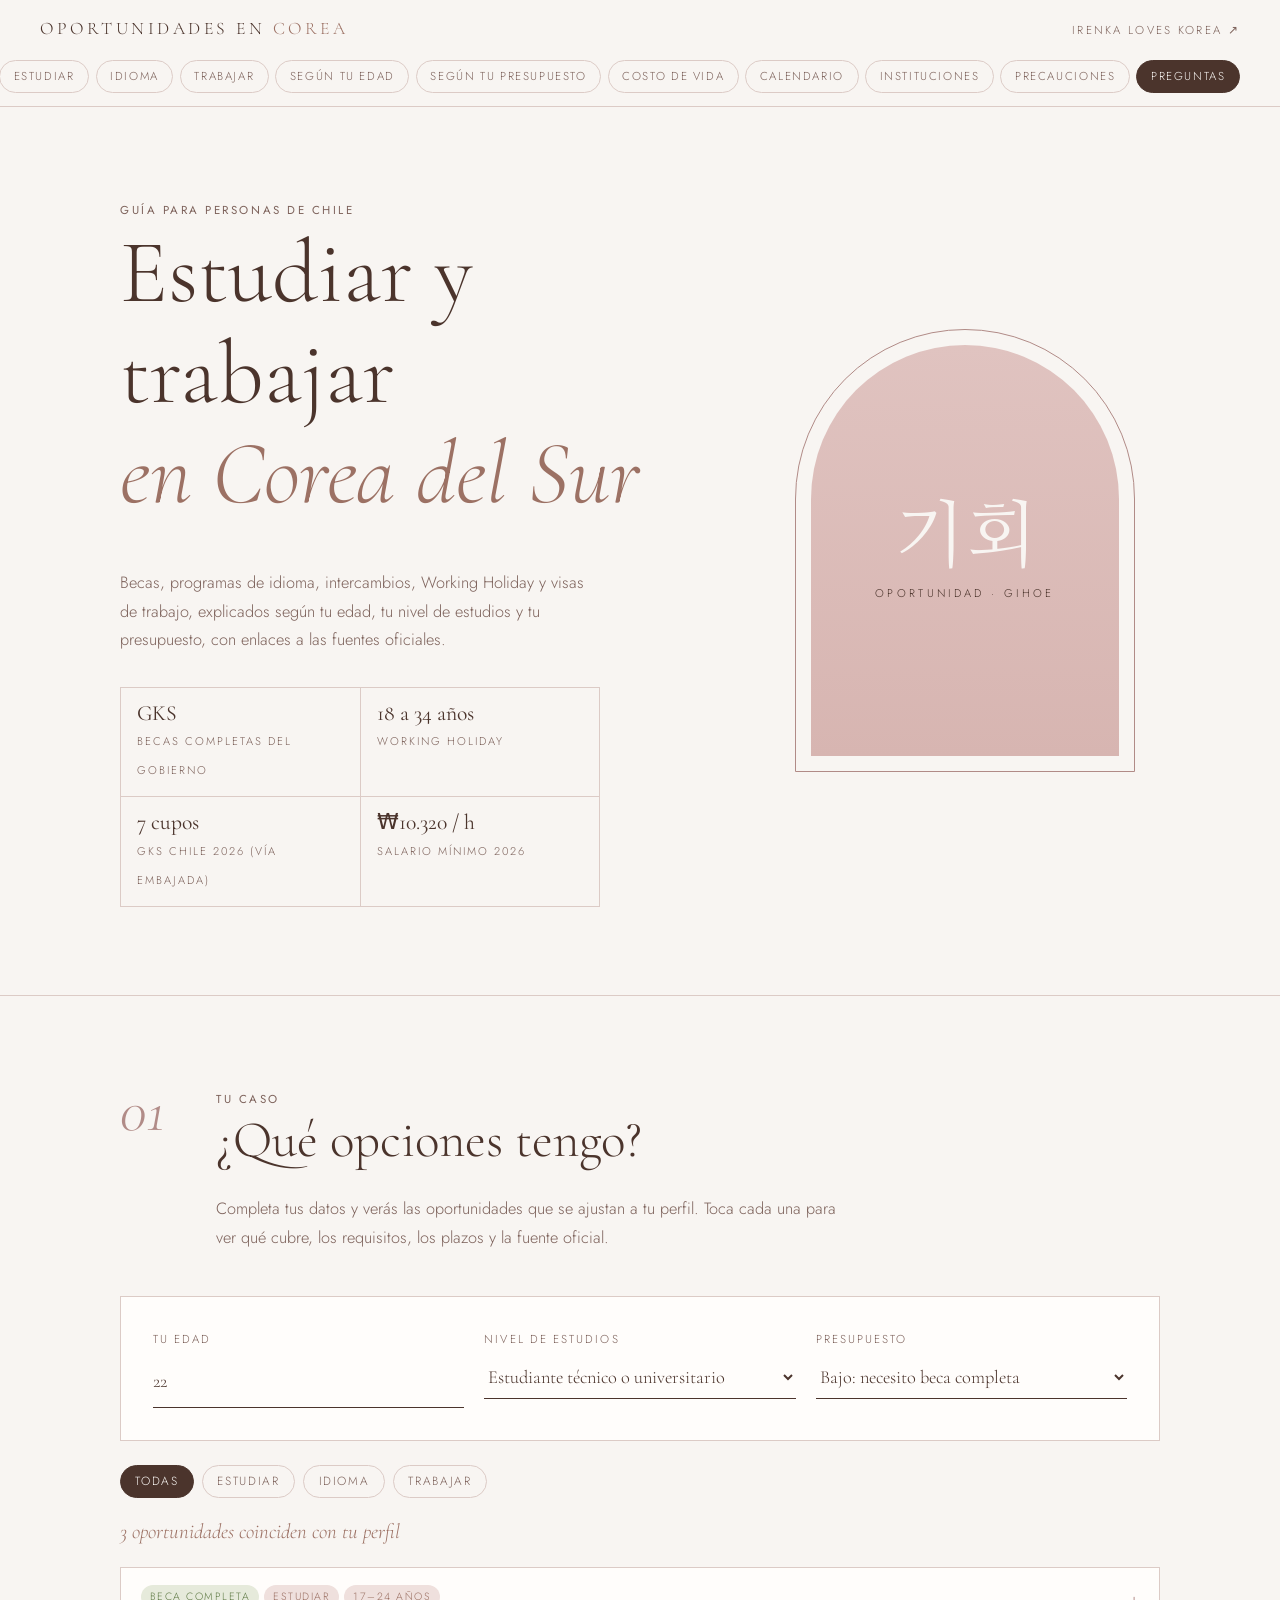
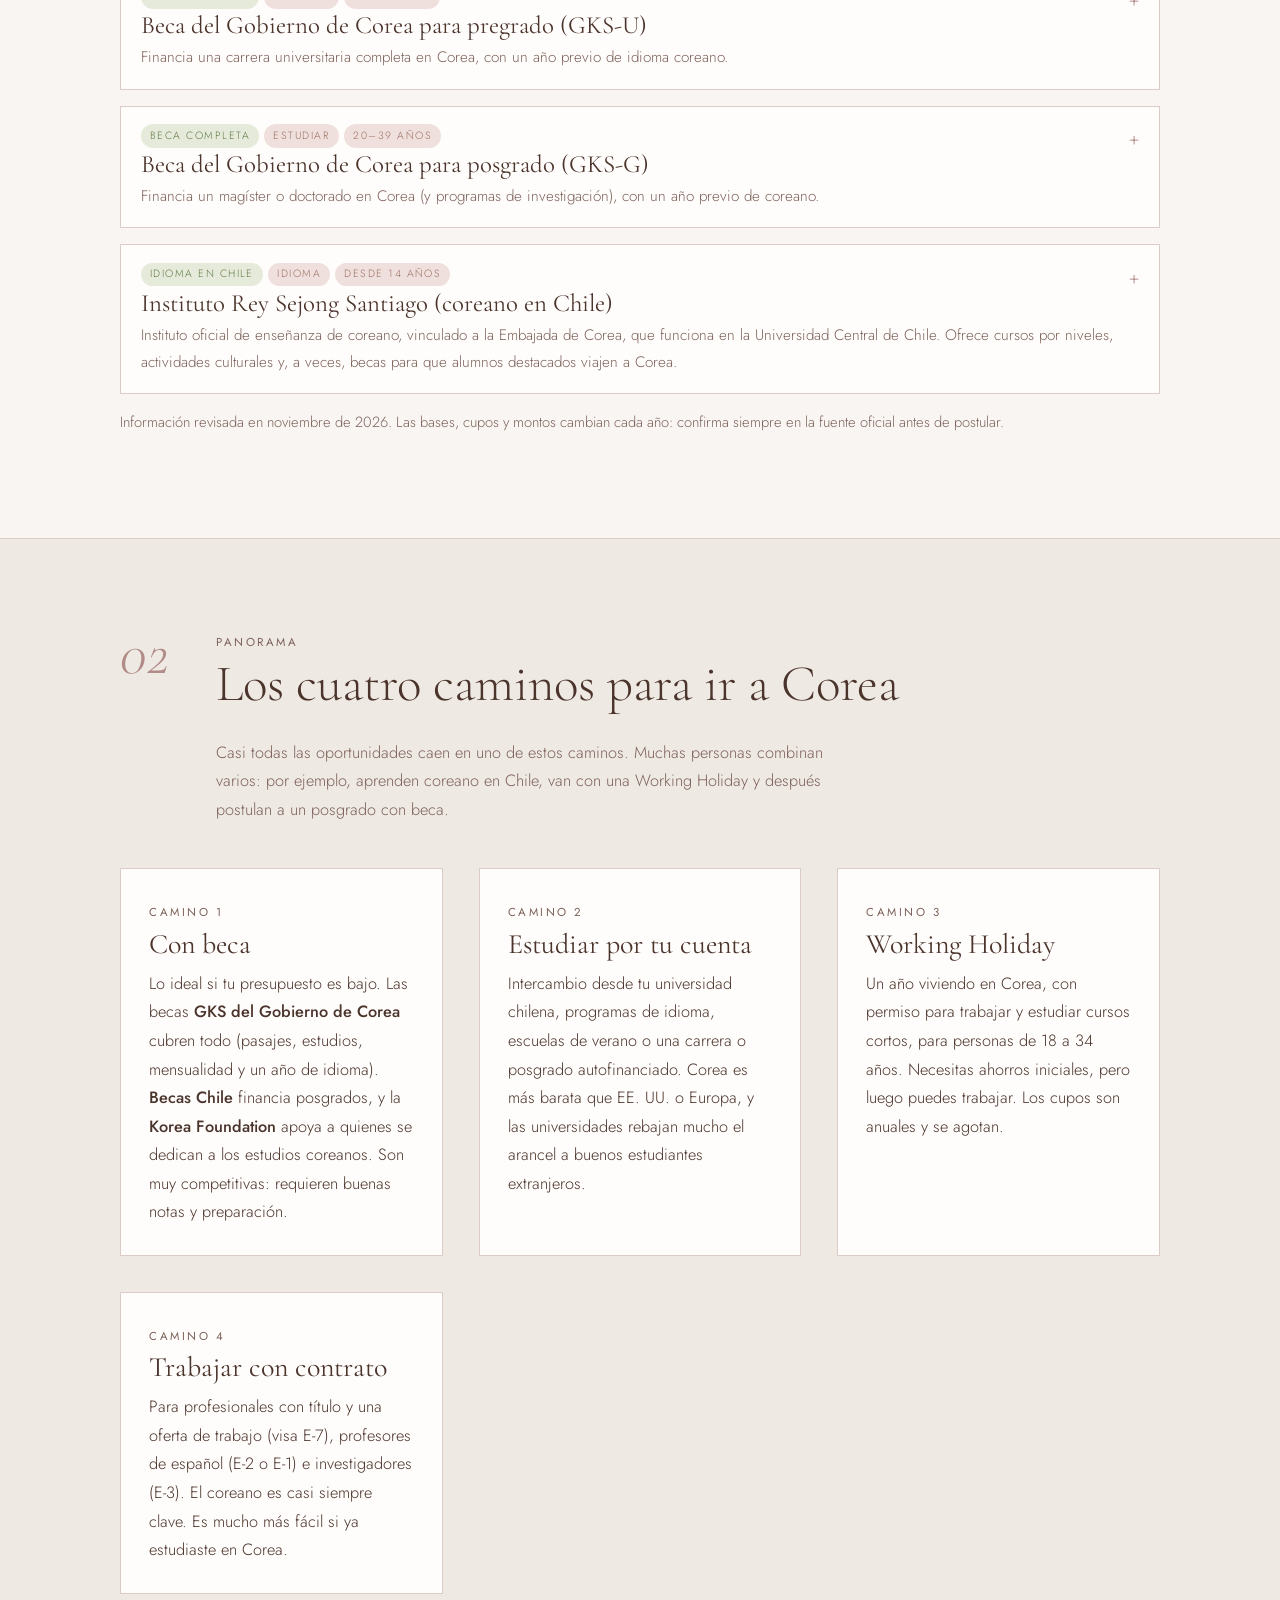
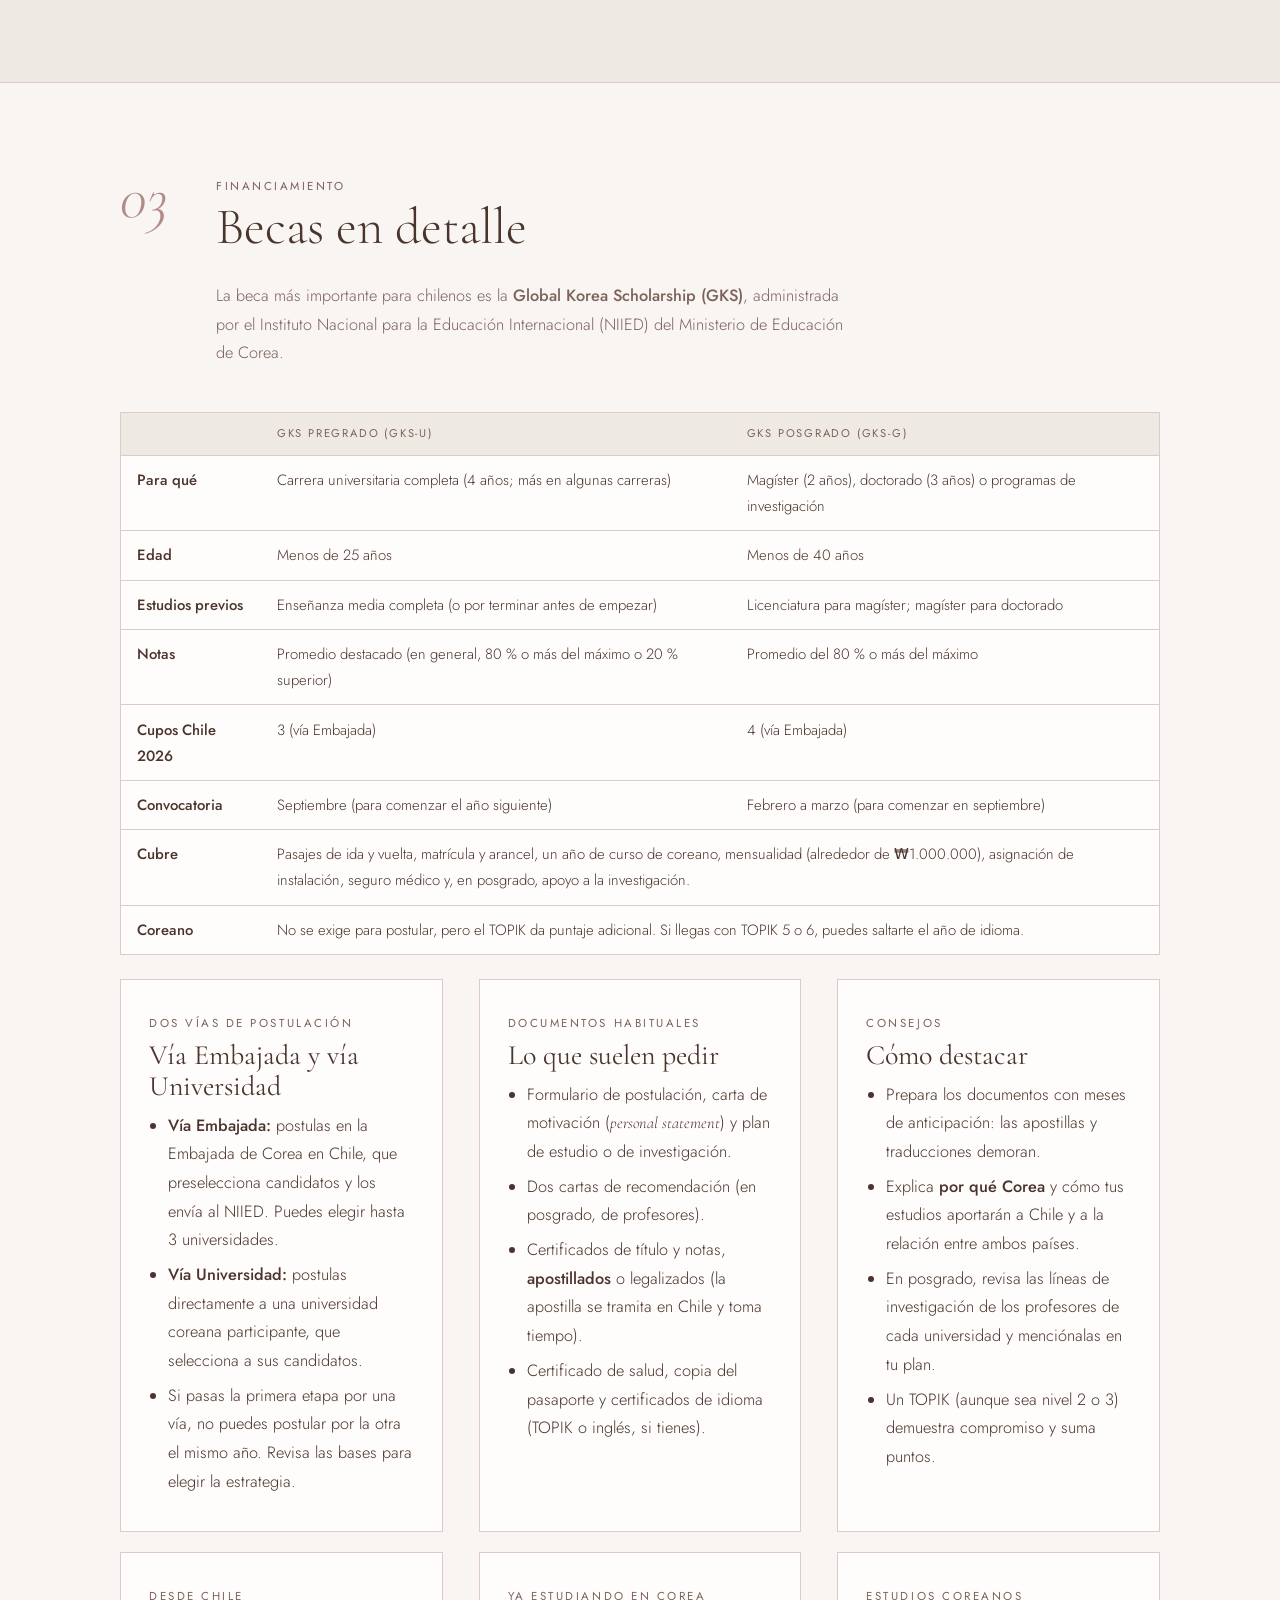
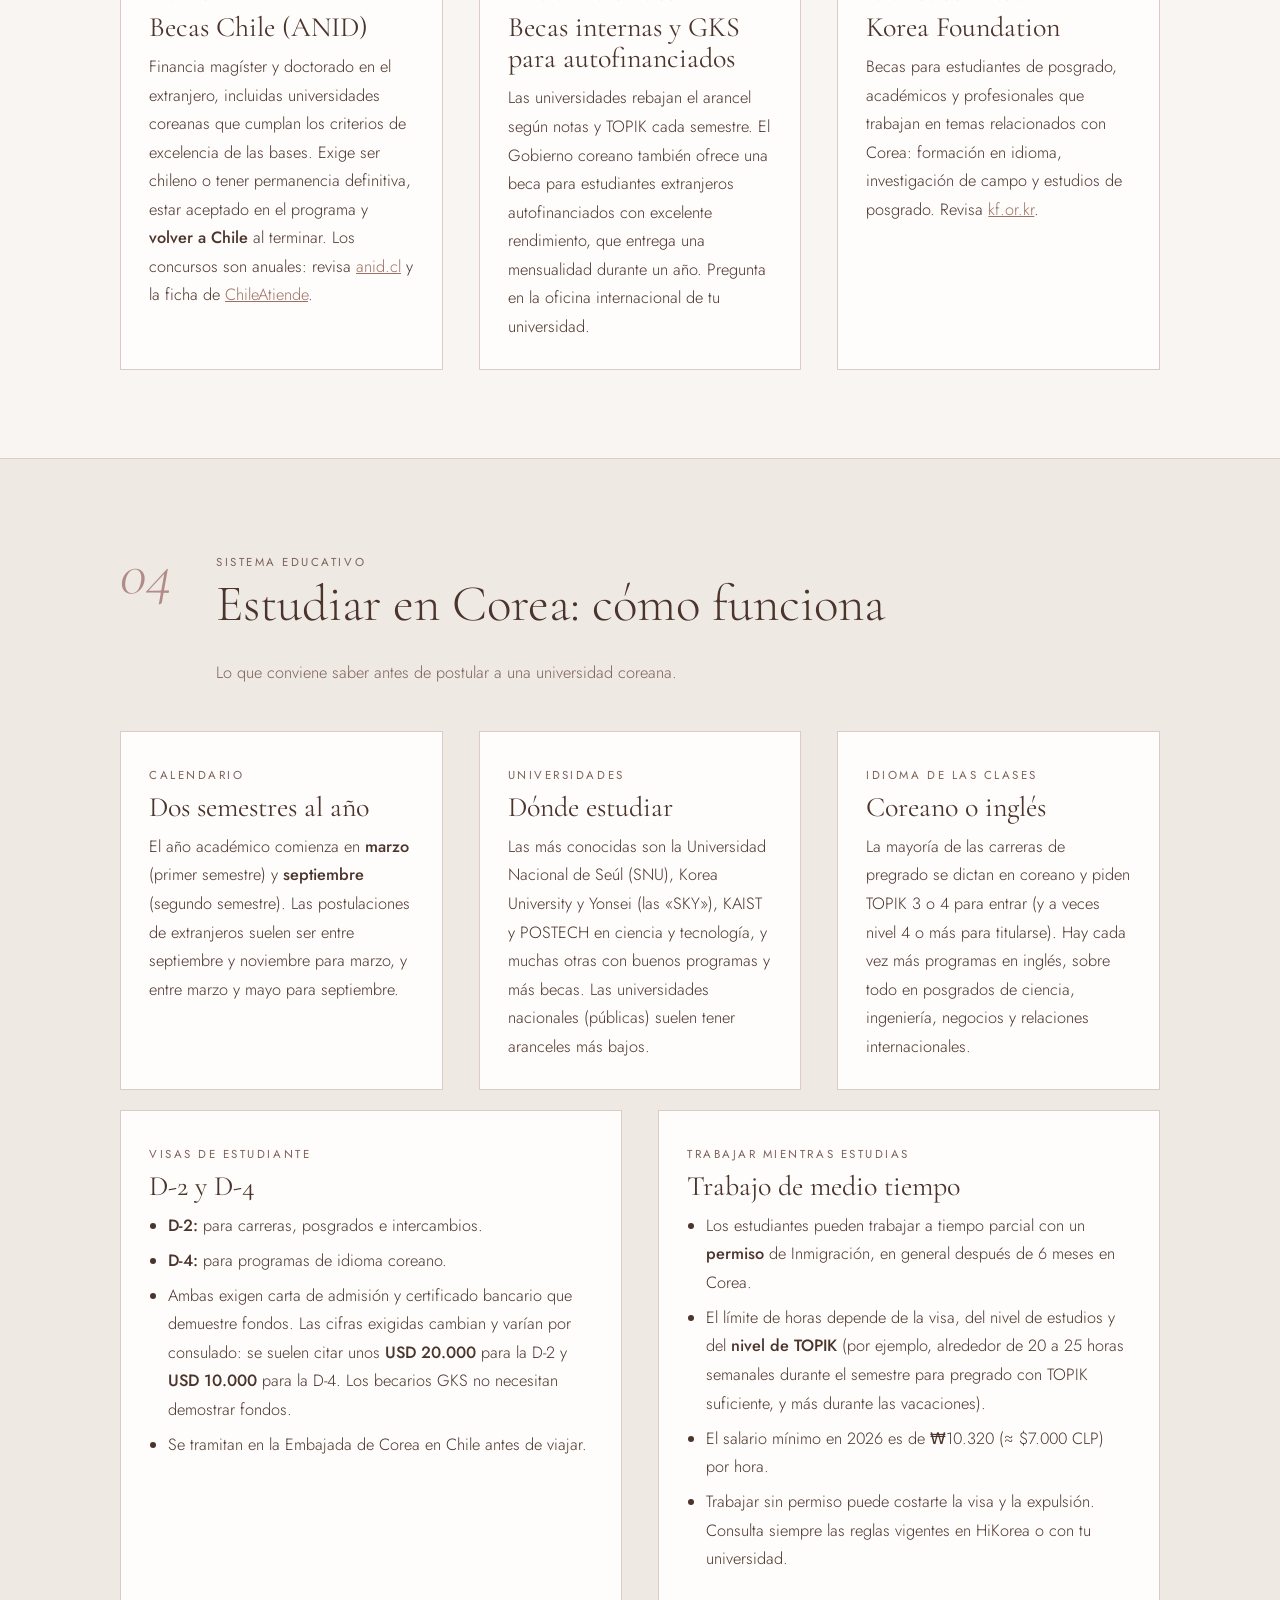
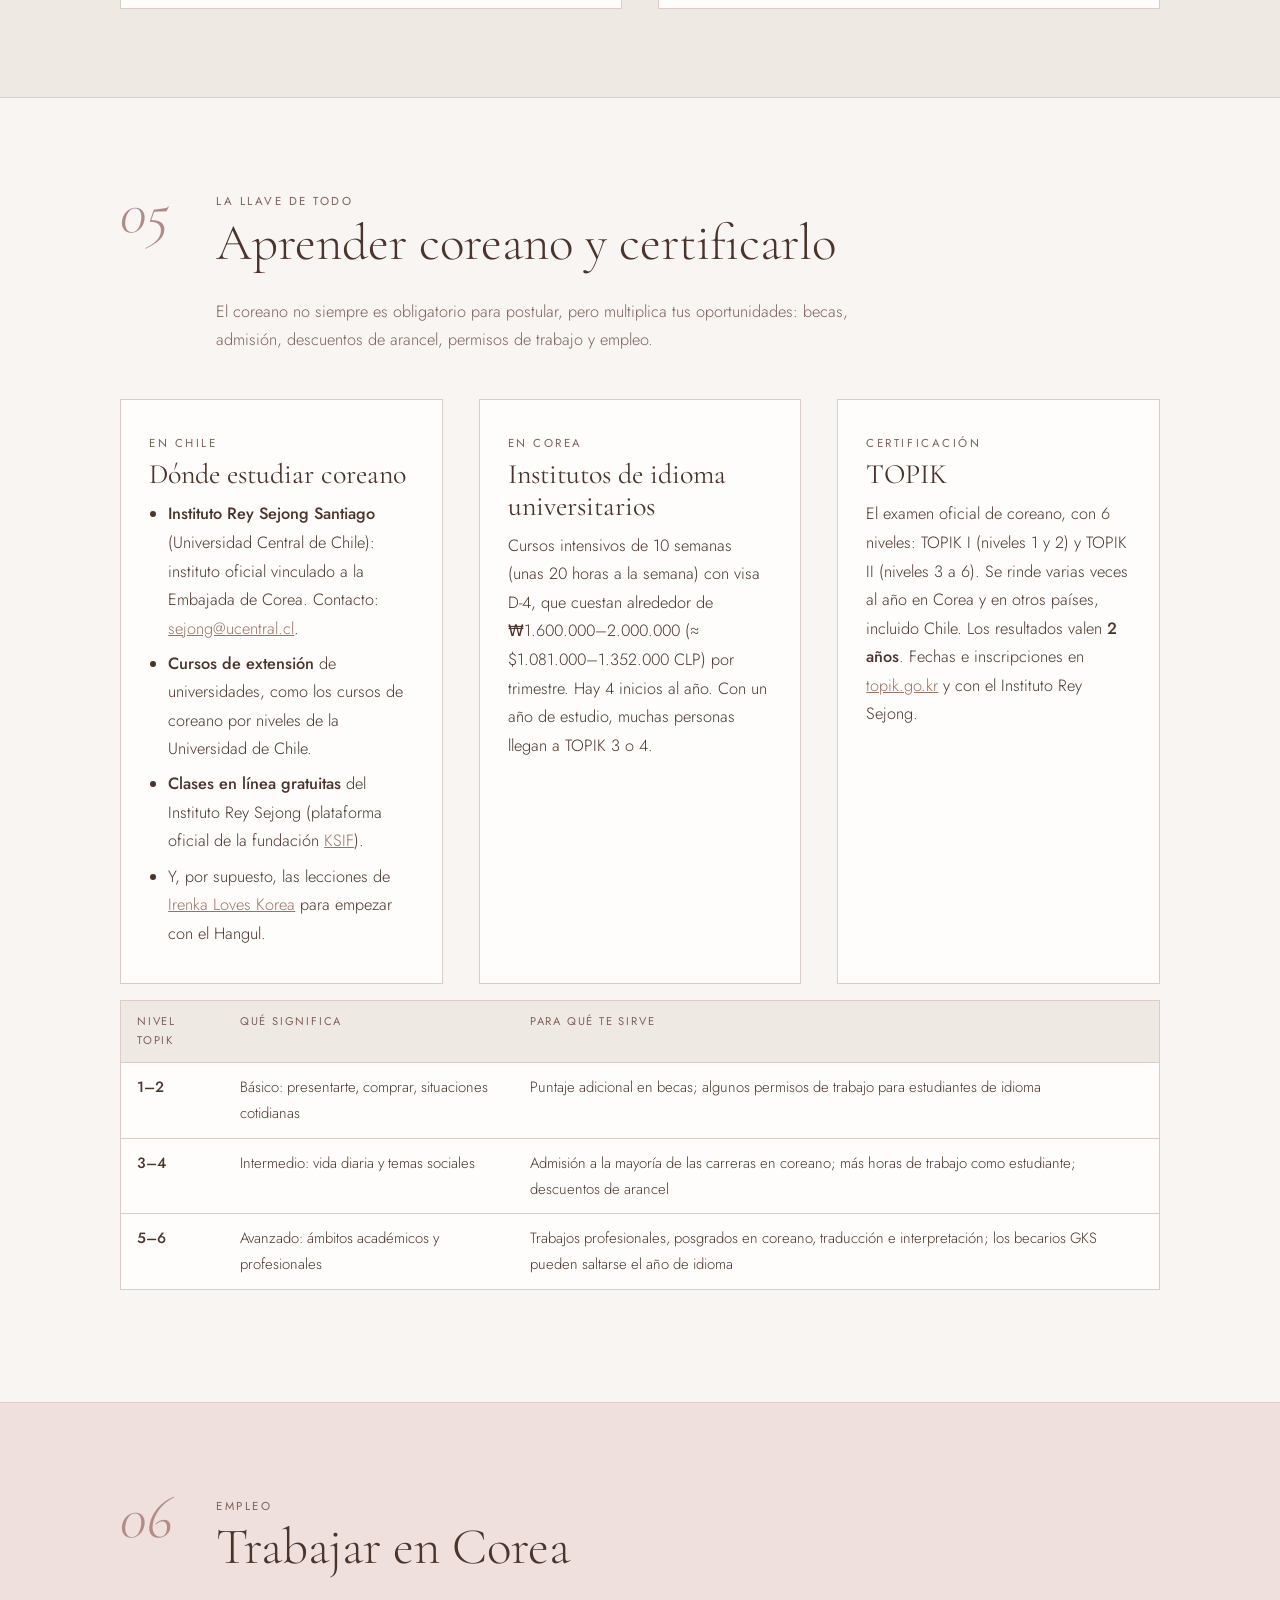
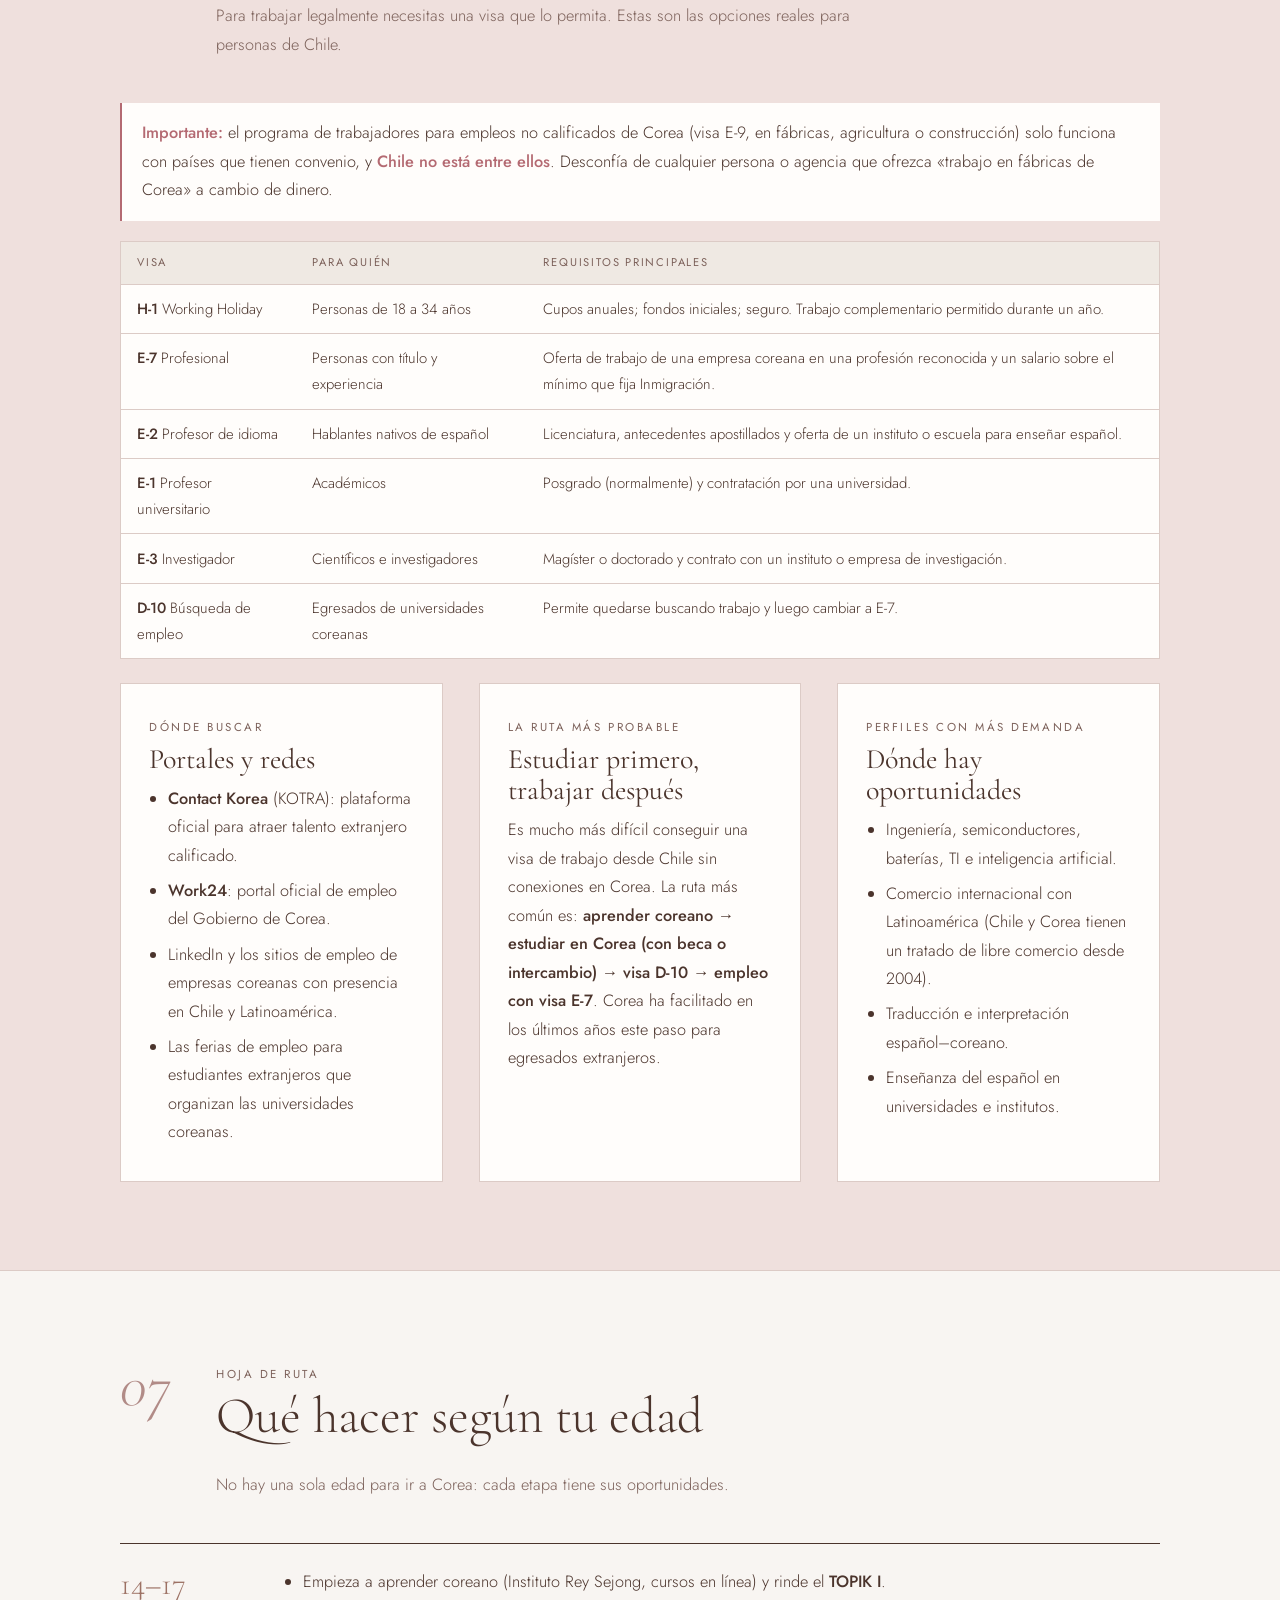
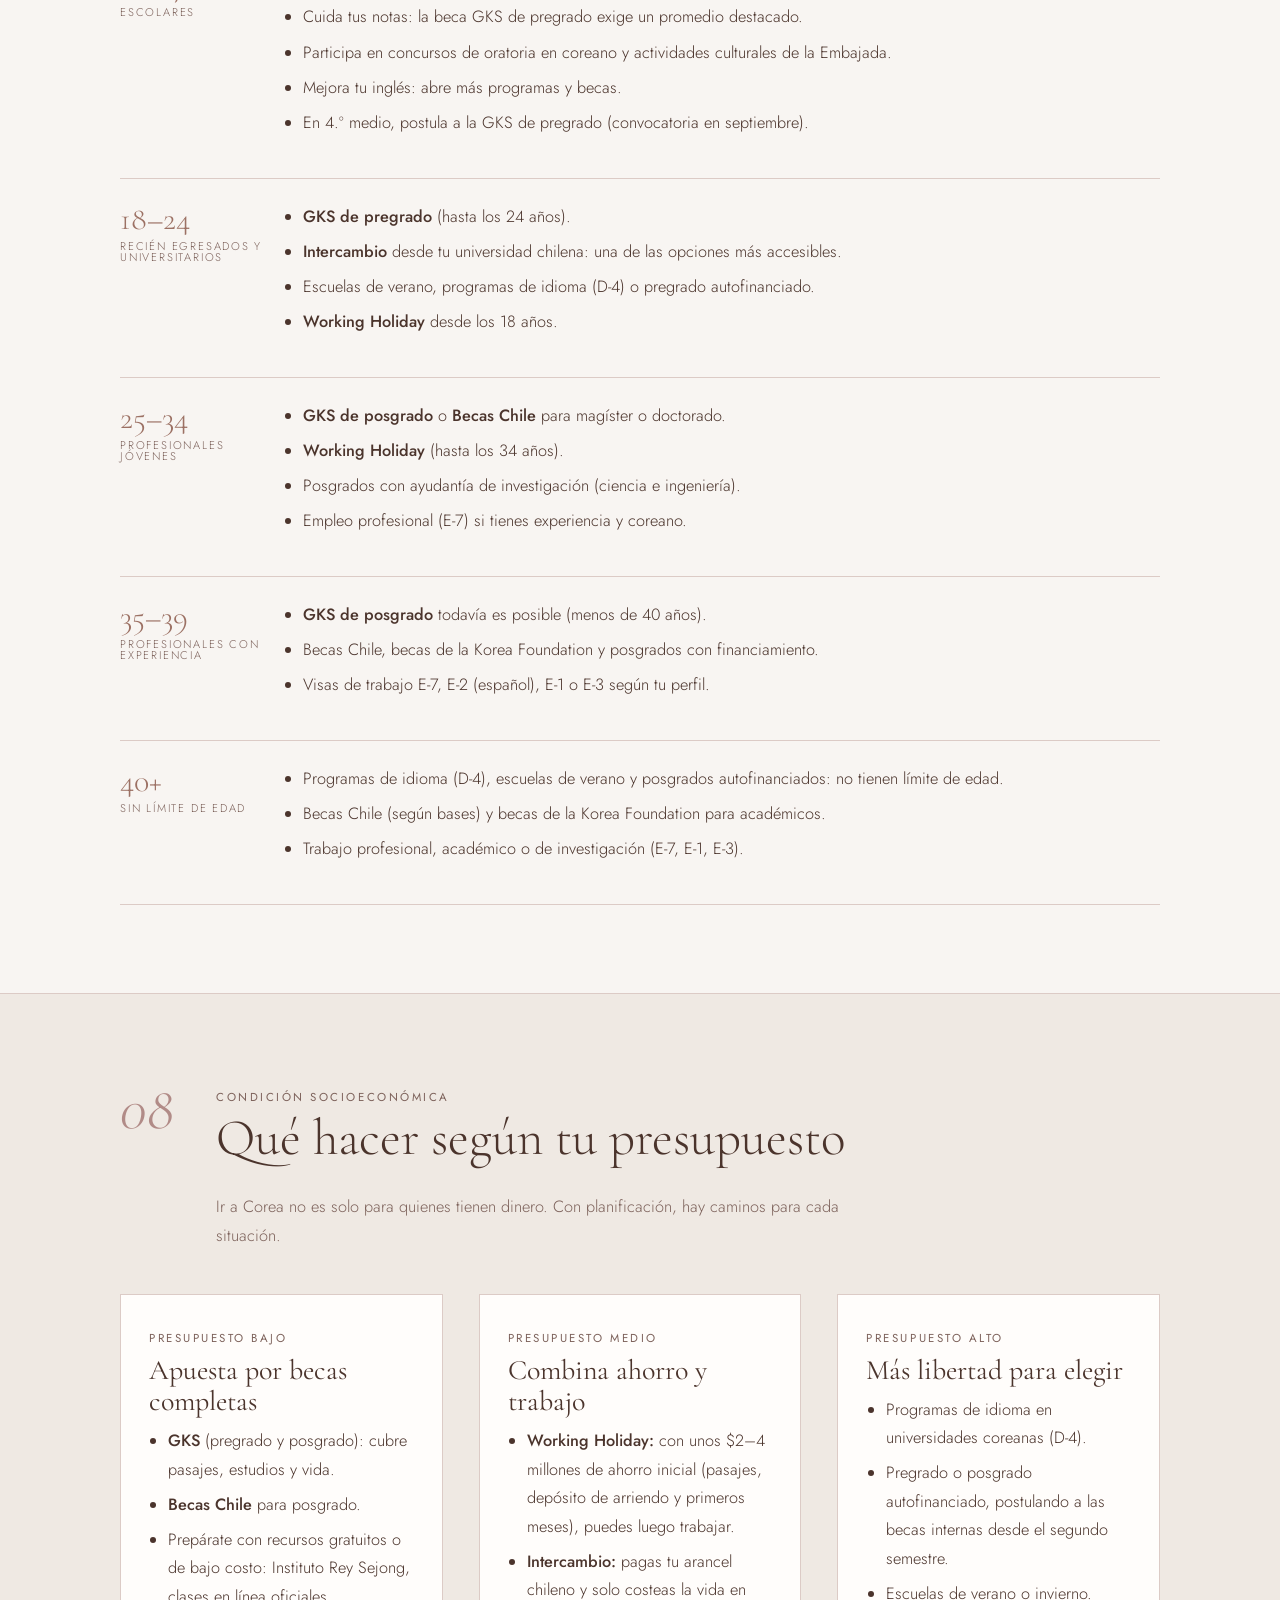
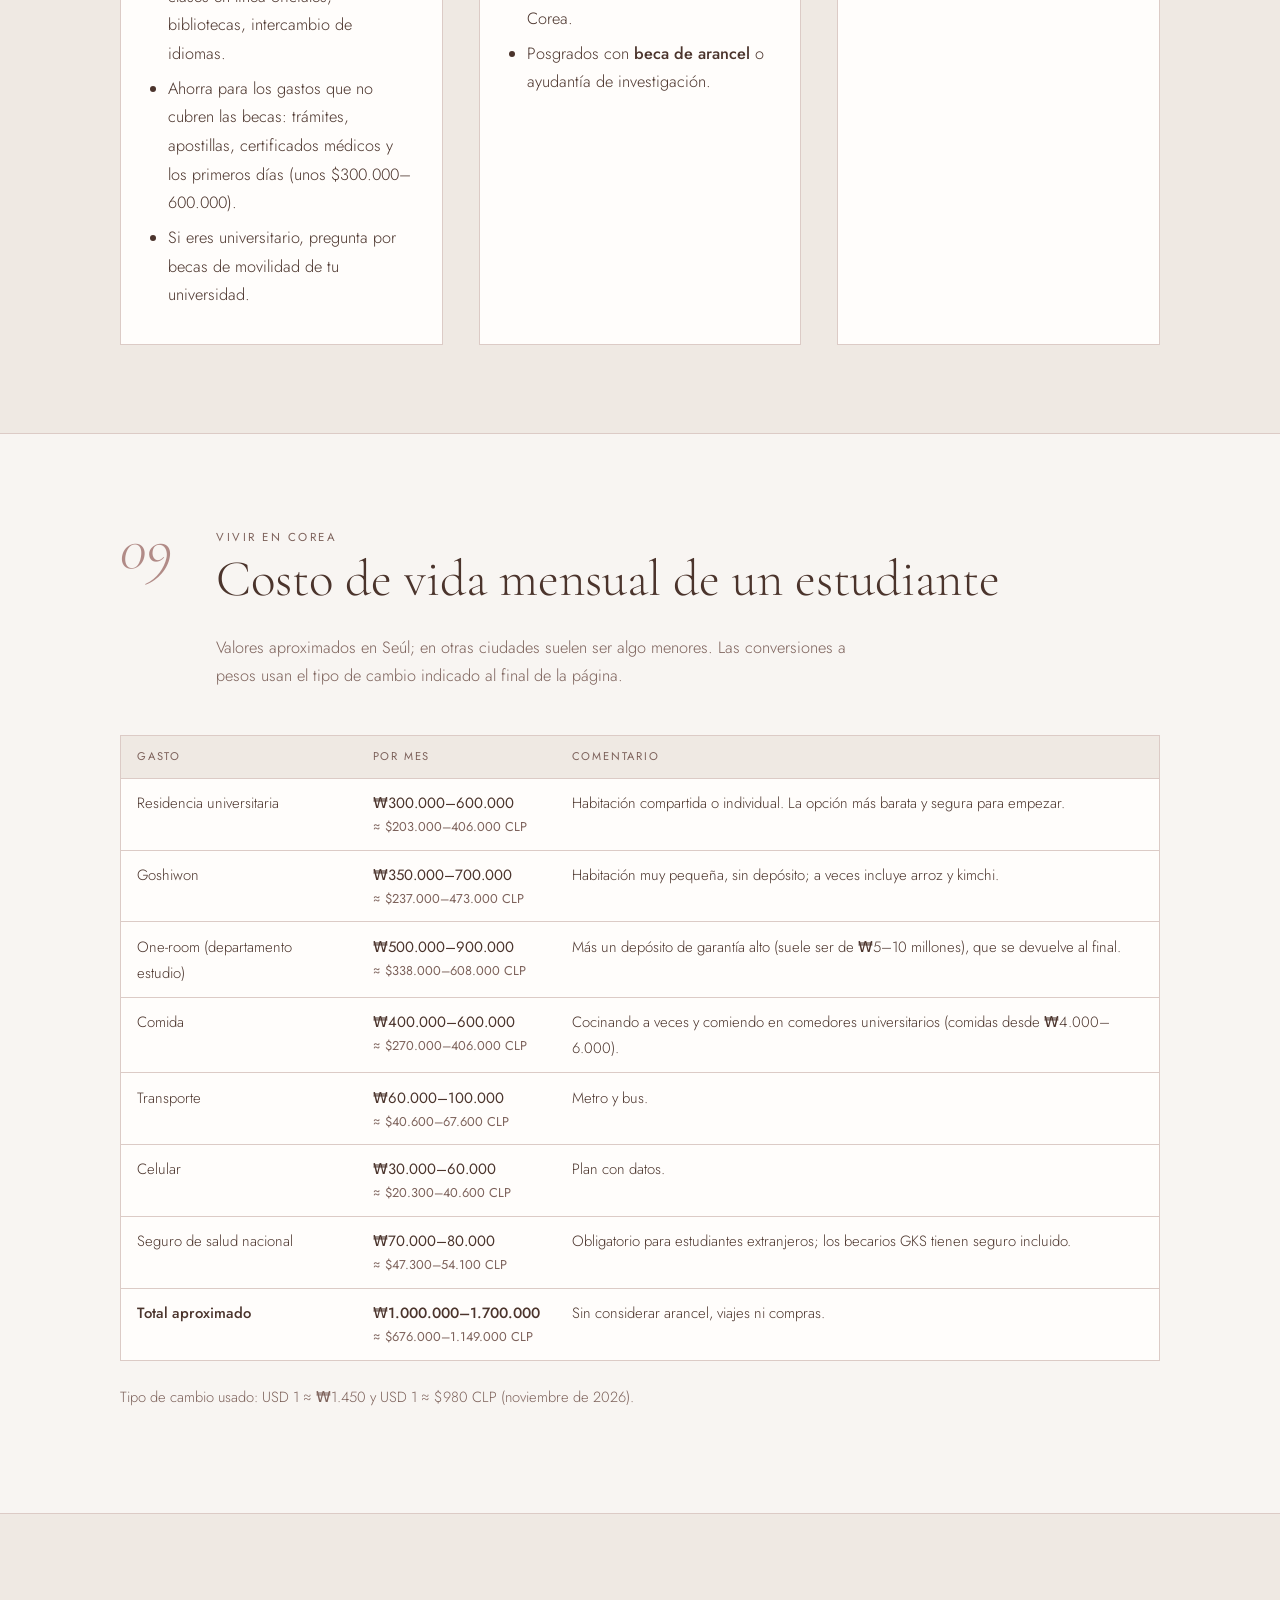
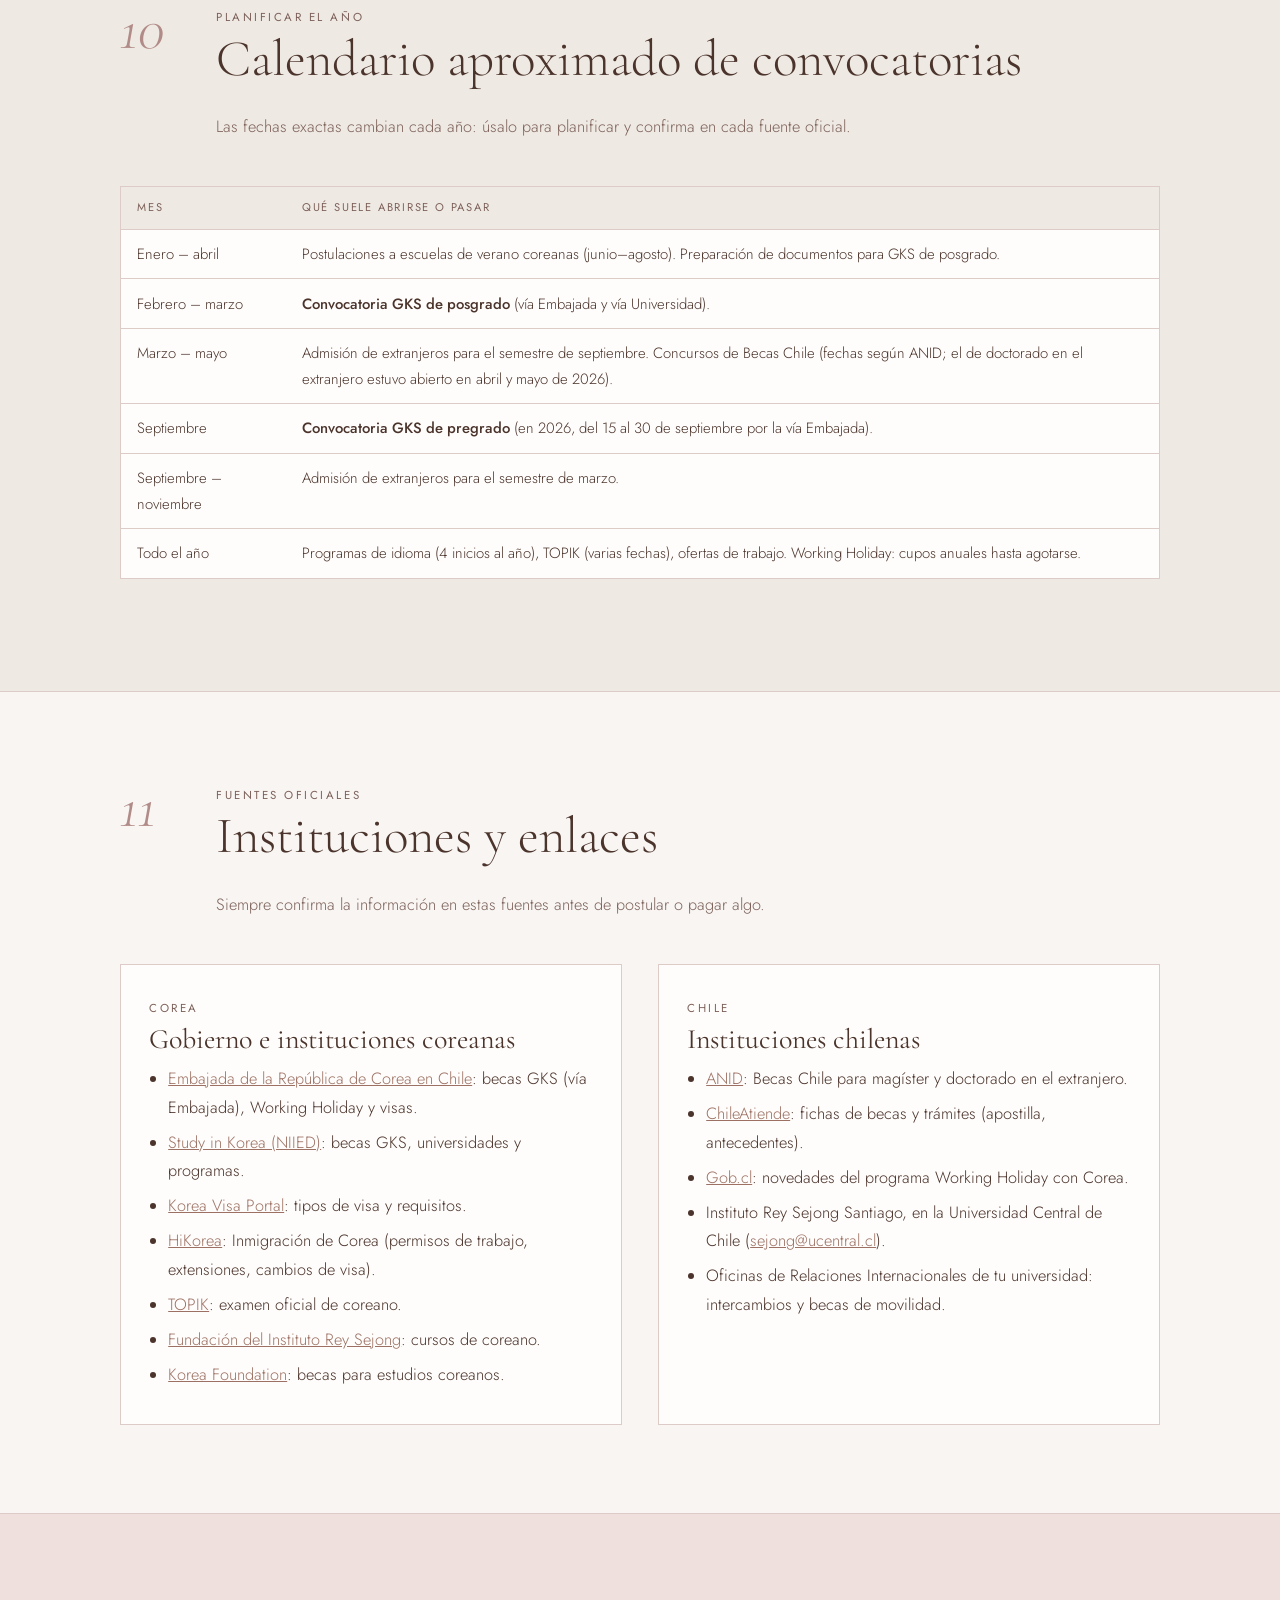
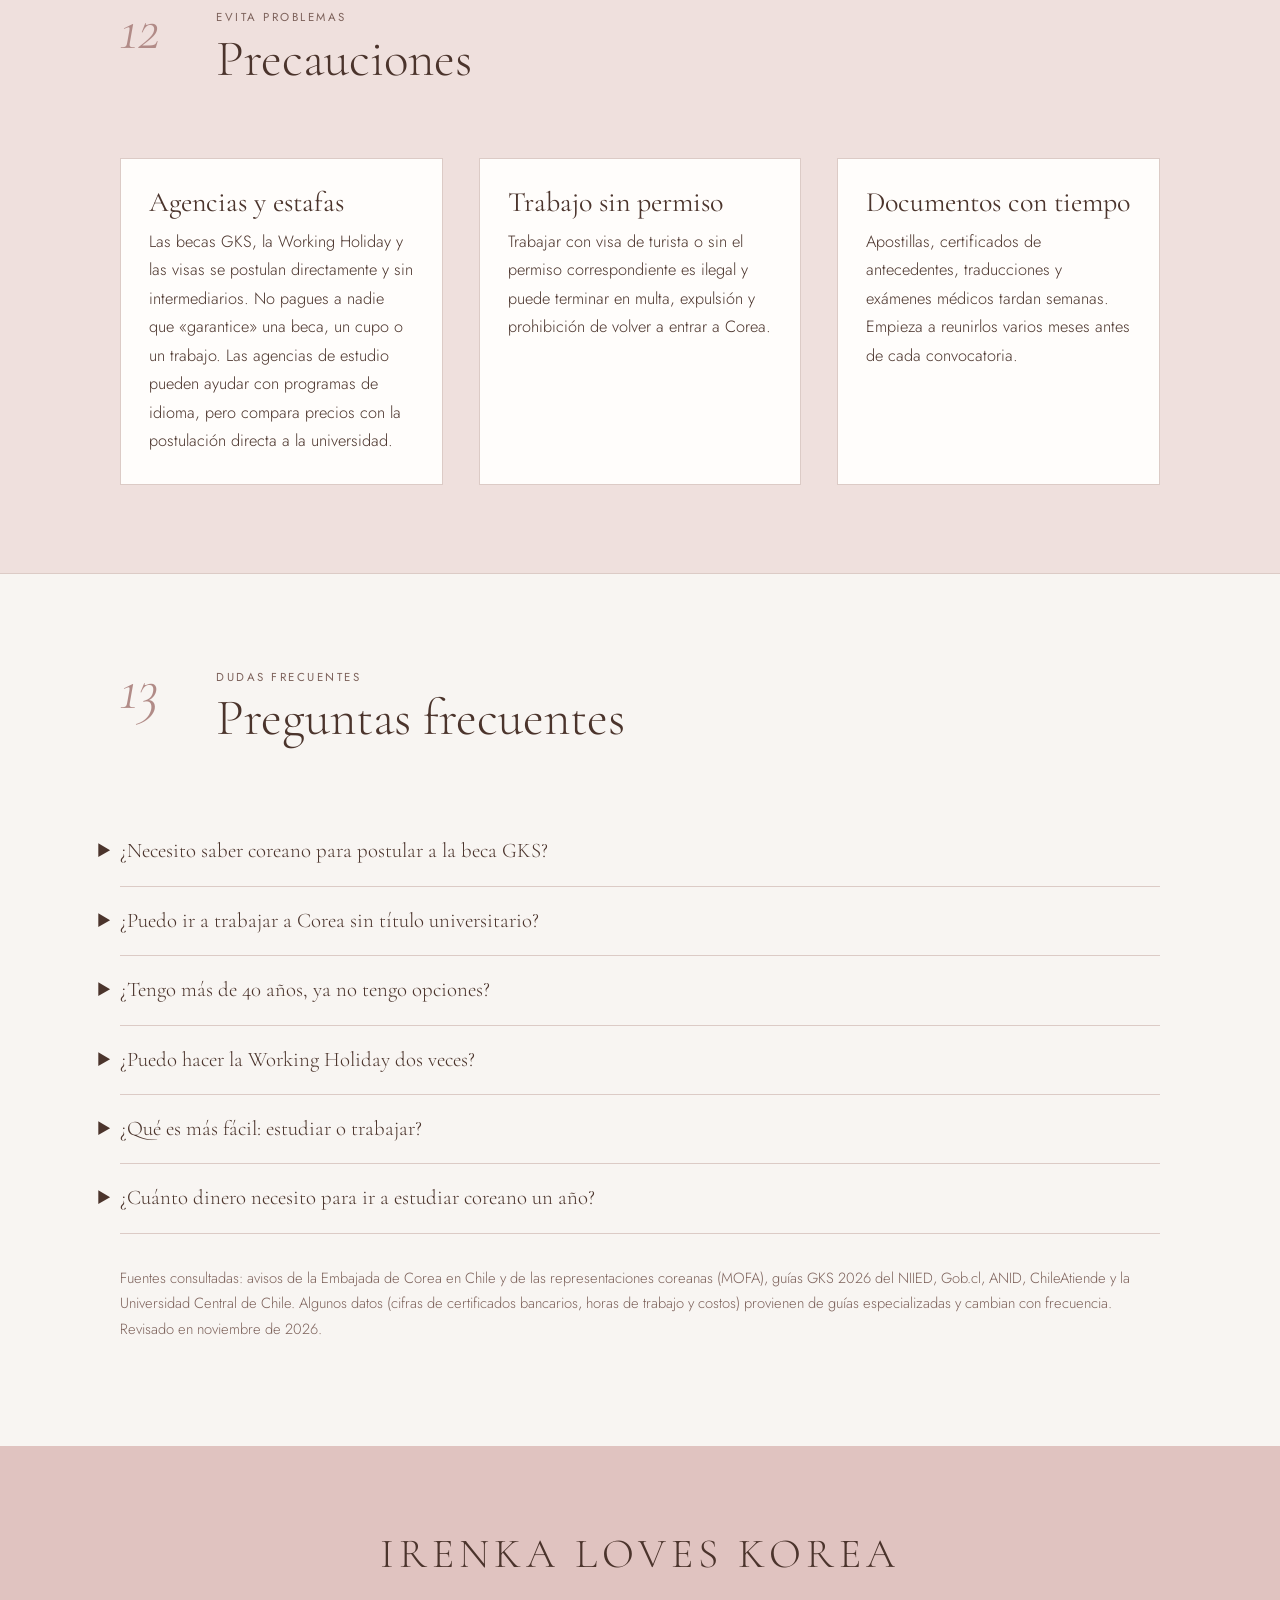
<file: oportunidades/index.html>
<!doctype html>
<html lang="es">
<head>
  <meta charset="utf-8" />
  <meta name="viewport" content="width=device-width, initial-scale=1" />
  <title>Oportunidades en Corea · Estudio y trabajo</title>
  <meta name="description" content="Oportunidades de estudio y trabajo en Corea del Sur para personas de Chile: becas, visas, idioma, Working Holiday e instituciones oficiales, según edad, nivel de estudios y presupuesto." />
  <meta name="theme-color" content="#F8F5F2" />
  <link rel="icon" href="/oportunidades/favicon.svg" type="image/svg+xml" />
  <link rel="preconnect" href="https://fonts.googleapis.com" />
  <link rel="preconnect" href="https://fonts.gstatic.com" crossorigin />
  <link href="https://fonts.googleapis.com/css2?family=Cormorant+Garamond:ital,wght@0,300;0,400;0,500;1,300;1,400&family=Jost:wght@300;400;500&family=Nanum+Myeongjo:wght@400;700&display=swap" rel="stylesheet" />
  <link rel="stylesheet" href="/oportunidades/css/oportunidades.css" />
</head>
<body>
  <header class="cabecera">
    <div class="cabecera-fila">
      <a class="marca" href="#inicio">Oportunidades en <span>Corea</span></a>
      <a class="volver" href="/" aria-label="Ir a Irenka Loves Korea">Irenka Loves Korea ↗</a>
    </div>
    <nav class="indice" id="indice" aria-label="Secciones">
      <a href="#buscador">Buscador</a>
      <a href="#caminos">Caminos</a>
      <a href="#becas">Becas</a>
      <a href="#estudiar">Estudiar</a>
      <a href="#idioma">Idioma</a>
      <a href="#trabajar">Trabajar</a>
      <a href="#edad">Según tu edad</a>
      <a href="#presupuesto">Según tu presupuesto</a>
      <a href="#costos">Costo de vida</a>
      <a href="#calendario">Calendario</a>
      <a href="#fuentes">Instituciones</a>
      <a href="#cuidado">Precauciones</a>
      <a href="#preguntas">Preguntas</a>
    </nav>
  </header>

  <main>
    <!-- ================= PORTADA ================= -->
    <section class="envoltura portada" id="inicio">
      <div>
        <span class="etiqueta">Guía para personas de Chile</span>
        <h1>Estudiar y trabajar <em>en Corea del Sur</em></h1>
        <p class="bajada">Becas, programas de idioma, intercambios, Working Holiday y visas de trabajo, explicados según tu edad, tu nivel de estudios y tu presupuesto, con enlaces a las fuentes oficiales.</p>
        <div class="datos-rapidos">
          <div><b>GKS</b><span>Becas completas del Gobierno</span></div>
          <div><b>18 a 34 años</b><span>Working Holiday</span></div>
          <div><b>7 cupos</b><span>GKS Chile 2026 (vía Embajada)</span></div>
          <div><b>₩10.320 / h</b><span>Salario mínimo 2026</span></div>
        </div>
      </div>
      <div class="arco-marco" aria-hidden="true">
        <div class="arco">
          <span class="ko" lang="ko">기회</span>
          <span class="arco-pie">Oportunidad · Gihoe</span>
        </div>
      </div>
    </section>

    <!-- ================= 1. BUSCADOR ================= -->
    <section class="seccion" id="buscador">
      <div class="envoltura">
        <div class="seccion-cabeza">
          <span class="num">01</span>
          <div>
            <span class="etiqueta">Tu caso</span>
            <h2>¿Qué opciones tengo?</h2>
            <p>Completa tus datos y verás las oportunidades que se ajustan a tu perfil. Toca cada una para ver qué cubre, los requisitos, los plazos y la fuente oficial.</p>
          </div>
        </div>

        <form class="buscador" id="form-buscador" onsubmit="return false">
          <div class="campo"><label for="b-edad">Tu edad</label><input type="number" id="b-edad" min="12" max="80" value="22" /></div>
          <div class="campo"><label for="b-nivel">Nivel de estudios</label><select id="b-nivel"></select></div>
          <div class="campo"><label for="b-presupuesto">Presupuesto</label><select id="b-presupuesto"></select></div>
        </form>

        <div class="filtros-cat" id="filtros-cat">
          <button class="filtro activo" data-cat="todas">Todas</button>
          <button class="filtro" data-cat="estudio">Estudiar</button>
          <button class="filtro" data-cat="idioma">Idioma</button>
          <button class="filtro" data-cat="trabajo">Trabajar</button>
        </div>
        <p class="conteo" id="conteo" aria-live="polite"></p>
        <div class="resultados" id="resultados"></div>
        <p class="tenue" style="margin-top:1rem">Información revisada en <span class="dato-actualizado">noviembre de 2026</span>. Las bases, cupos y montos cambian cada año: confirma siempre en la fuente oficial antes de postular.</p>
      </div>
    </section>

    <!-- ================= 2. CAMINOS ================= -->
    <section class="seccion lino" id="caminos">
      <div class="envoltura">
        <div class="seccion-cabeza">
          <span class="num">02</span>
          <div>
            <span class="etiqueta">Panorama</span>
            <h2>Los cuatro caminos para ir a Corea</h2>
            <p>Casi todas las oportunidades caen en uno de estos caminos. Muchas personas combinan varios: por ejemplo, aprenden coreano en Chile, van con una Working Holiday y después postulan a un posgrado con beca.</p>
          </div>
        </div>
        <div class="columnas">
          <div class="bloque"><span class="etiqueta">Camino 1</span><h3>Con beca</h3><p>Lo ideal si tu presupuesto es bajo. Las becas <strong>GKS del Gobierno de Corea</strong> cubren todo (pasajes, estudios, mensualidad y un año de idioma). <strong>Becas Chile</strong> financia posgrados, y la <strong>Korea Foundation</strong> apoya a quienes se dedican a los estudios coreanos. Son muy competitivas: requieren buenas notas y preparación.</p></div>
          <div class="bloque"><span class="etiqueta">Camino 2</span><h3>Estudiar por tu cuenta</h3><p>Intercambio desde tu universidad chilena, programas de idioma, escuelas de verano o una carrera o posgrado autofinanciado. Corea es más barata que EE. UU. o Europa, y las universidades rebajan mucho el arancel a buenos estudiantes extranjeros.</p></div>
          <div class="bloque"><span class="etiqueta">Camino 3</span><h3>Working Holiday</h3><p>Un año viviendo en Corea, con permiso para trabajar y estudiar cursos cortos, para personas de 18 a 34 años. Necesitas ahorros iniciales, pero luego puedes trabajar. Los cupos son anuales y se agotan.</p></div>
          <div class="bloque"><span class="etiqueta">Camino 4</span><h3>Trabajar con contrato</h3><p>Para profesionales con título y una oferta de trabajo (visa E-7), profesores de español (E-2 o E-1) e investigadores (E-3). El coreano es casi siempre clave. Es mucho más fácil si ya estudiaste en Corea.</p></div>
        </div>
      </div>
    </section>

    <!-- ================= 3. BECAS ================= -->
    <section class="seccion" id="becas">
      <div class="envoltura">
        <div class="seccion-cabeza">
          <span class="num">03</span>
          <div>
            <span class="etiqueta">Financiamiento</span>
            <h2>Becas en detalle</h2>
            <p>La beca más importante para chilenos es la <strong>Global Korea Scholarship (GKS)</strong>, administrada por el Instituto Nacional para la Educación Internacional (NIIED) del Ministerio de Educación de Corea.</p>
          </div>
        </div>

        <div class="tabla-envoltura">
          <table>
            <thead><tr><th></th><th>GKS pregrado (GKS-U)</th><th>GKS posgrado (GKS-G)</th></tr></thead>
            <tbody>
              <tr><td><strong>Para qué</strong></td><td>Carrera universitaria completa (4 años; más en algunas carreras)</td><td>Magíster (2 años), doctorado (3 años) o programas de investigación</td></tr>
              <tr><td><strong>Edad</strong></td><td>Menos de 25 años</td><td>Menos de 40 años</td></tr>
              <tr><td><strong>Estudios previos</strong></td><td>Enseñanza media completa (o por terminar antes de empezar)</td><td>Licenciatura para magíster; magíster para doctorado</td></tr>
              <tr><td><strong>Notas</strong></td><td>Promedio destacado (en general, 80 % o más del máximo o 20 % superior)</td><td>Promedio del 80 % o más del máximo</td></tr>
              <tr><td><strong>Cupos Chile 2026</strong></td><td>3 (vía Embajada)</td><td>4 (vía Embajada)</td></tr>
              <tr><td><strong>Convocatoria</strong></td><td>Septiembre (para comenzar el año siguiente)</td><td>Febrero a marzo (para comenzar en septiembre)</td></tr>
              <tr><td><strong>Cubre</strong></td><td colspan="2">Pasajes de ida y vuelta, matrícula y arancel, un año de curso de coreano, mensualidad (alrededor de ₩1.000.000), asignación de instalación, seguro médico y, en posgrado, apoyo a la investigación.</td></tr>
              <tr><td><strong>Coreano</strong></td><td colspan="2">No se exige para postular, pero el TOPIK da puntaje adicional. Si llegas con TOPIK 5 o 6, puedes saltarte el año de idioma.</td></tr>
            </tbody>
          </table>
        </div>

        <div class="columnas">
          <div class="bloque">
            <span class="etiqueta">Dos vías de postulación</span>
            <h3>Vía Embajada y vía Universidad</h3>
            <ul>
              <li><strong>Vía Embajada:</strong> postulas en la Embajada de Corea en Chile, que preselecciona candidatos y los envía al NIIED. Puedes elegir hasta 3 universidades.</li>
              <li><strong>Vía Universidad:</strong> postulas directamente a una universidad coreana participante, que selecciona a sus candidatos.</li>
              <li>Si pasas la primera etapa por una vía, no puedes postular por la otra el mismo año. Revisa las bases para elegir la estrategia.</li>
            </ul>
          </div>
          <div class="bloque">
            <span class="etiqueta">Documentos habituales</span>
            <h3>Lo que suelen pedir</h3>
            <ul>
              <li>Formulario de postulación, carta de motivación (<em>personal statement</em>) y plan de estudio o de investigación.</li>
              <li>Dos cartas de recomendación (en posgrado, de profesores).</li>
              <li>Certificados de título y notas, <strong>apostillados</strong> o legalizados (la apostilla se tramita en Chile y toma tiempo).</li>
              <li>Certificado de salud, copia del pasaporte y certificados de idioma (TOPIK o inglés, si tienes).</li>
            </ul>
          </div>
          <div class="bloque">
            <span class="etiqueta">Consejos</span>
            <h3>Cómo destacar</h3>
            <ul>
              <li>Prepara los documentos con meses de anticipación: las apostillas y traducciones demoran.</li>
              <li>Explica <strong>por qué Corea</strong> y cómo tus estudios aportarán a Chile y a la relación entre ambos países.</li>
              <li>En posgrado, revisa las líneas de investigación de los profesores de cada universidad y menciónalas en tu plan.</li>
              <li>Un TOPIK (aunque sea nivel 2 o 3) demuestra compromiso y suma puntos.</li>
            </ul>
          </div>
        </div>

        <div class="columnas" style="margin-top:1.25rem">
          <div class="bloque">
            <span class="etiqueta">Desde Chile</span>
            <h3>Becas Chile (ANID)</h3>
            <p>Financia magíster y doctorado en el extranjero, incluidas universidades coreanas que cumplan los criterios de excelencia de las bases. Exige ser chileno o tener permanencia definitiva, estar aceptado en el programa y <strong>volver a Chile</strong> al terminar. Los concursos son anuales: revisa <a href="https://anid.cl" target="_blank" rel="noopener">anid.cl</a> y la ficha de <a href="https://www.chileatiende.gob.cl/fichas/74911-beca-de-magister-en-el-extranjero-becas-chile" target="_blank" rel="noopener">ChileAtiende</a>.</p>
          </div>
          <div class="bloque">
            <span class="etiqueta">Ya estudiando en Corea</span>
            <h3>Becas internas y GKS para autofinanciados</h3>
            <p>Las universidades rebajan el arancel según notas y TOPIK cada semestre. El Gobierno coreano también ofrece una beca para estudiantes extranjeros autofinanciados con excelente rendimiento, que entrega una mensualidad durante un año. Pregunta en la oficina internacional de tu universidad.</p>
          </div>
          <div class="bloque">
            <span class="etiqueta">Estudios coreanos</span>
            <h3>Korea Foundation</h3>
            <p>Becas para estudiantes de posgrado, académicos y profesionales que trabajan en temas relacionados con Corea: formación en idioma, investigación de campo y estudios de posgrado. Revisa <a href="https://www.kf.or.kr" target="_blank" rel="noopener">kf.or.kr</a>.</p>
          </div>
        </div>
      </div>
    </section>

    <!-- ================= 4. ESTUDIAR ================= -->
    <section class="seccion lino" id="estudiar">
      <div class="envoltura">
        <div class="seccion-cabeza">
          <span class="num">04</span>
          <div>
            <span class="etiqueta">Sistema educativo</span>
            <h2>Estudiar en Corea: cómo funciona</h2>
            <p>Lo que conviene saber antes de postular a una universidad coreana.</p>
          </div>
        </div>
        <div class="columnas">
          <div class="bloque">
            <span class="etiqueta">Calendario</span>
            <h3>Dos semestres al año</h3>
            <p>El año académico comienza en <strong>marzo</strong> (primer semestre) y <strong>septiembre</strong> (segundo semestre). Las postulaciones de extranjeros suelen ser entre septiembre y noviembre para marzo, y entre marzo y mayo para septiembre.</p>
          </div>
          <div class="bloque">
            <span class="etiqueta">Universidades</span>
            <h3>Dónde estudiar</h3>
            <p>Las más conocidas son la Universidad Nacional de Seúl (SNU), Korea University y Yonsei (las «SKY»), KAIST y POSTECH en ciencia y tecnología, y muchas otras con buenos programas y más becas. Las universidades nacionales (públicas) suelen tener aranceles más bajos.</p>
          </div>
          <div class="bloque">
            <span class="etiqueta">Idioma de las clases</span>
            <h3>Coreano o inglés</h3>
            <p>La mayoría de las carreras de pregrado se dictan en coreano y piden TOPIK 3 o 4 para entrar (y a veces nivel 4 o más para titularse). Hay cada vez más programas en inglés, sobre todo en posgrados de ciencia, ingeniería, negocios y relaciones internacionales.</p>
          </div>
        </div>

        <div class="columnas" style="margin-top:1.25rem">
          <div class="bloque">
            <span class="etiqueta">Visas de estudiante</span>
            <h3>D-2 y D-4</h3>
            <ul>
              <li><strong>D-2:</strong> para carreras, posgrados e intercambios.</li>
              <li><strong>D-4:</strong> para programas de idioma coreano.</li>
              <li>Ambas exigen carta de admisión y certificado bancario que demuestre fondos. Las cifras exigidas cambian y varían por consulado: se suelen citar unos <strong>USD 20.000</strong> para la D-2 y <strong>USD 10.000</strong> para la D-4. Los becarios GKS no necesitan demostrar fondos.</li>
              <li>Se tramitan en la Embajada de Corea en Chile antes de viajar.</li>
            </ul>
          </div>
          <div class="bloque">
            <span class="etiqueta">Trabajar mientras estudias</span>
            <h3>Trabajo de medio tiempo</h3>
            <ul>
              <li>Los estudiantes pueden trabajar a tiempo parcial con un <strong>permiso</strong> de Inmigración, en general después de 6 meses en Corea.</li>
              <li>El límite de horas depende de la visa, del nivel de estudios y del <strong>nivel de TOPIK</strong> (por ejemplo, alrededor de 20 a 25 horas semanales durante el semestre para pregrado con TOPIK suficiente, y más durante las vacaciones).</li>
              <li>El salario mínimo en 2026 es de <span data-krw="10320">₩10.320</span> por hora.</li>
              <li>Trabajar sin permiso puede costarte la visa y la expulsión. Consulta siempre las reglas vigentes en HiKorea o con tu universidad.</li>
            </ul>
          </div>
        </div>
      </div>
    </section>

    <!-- ================= 5. IDIOMA ================= -->
    <section class="seccion" id="idioma">
      <div class="envoltura">
        <div class="seccion-cabeza">
          <span class="num">05</span>
          <div>
            <span class="etiqueta">La llave de todo</span>
            <h2>Aprender coreano y certificarlo</h2>
            <p>El coreano no siempre es obligatorio para postular, pero multiplica tus oportunidades: becas, admisión, descuentos de arancel, permisos de trabajo y empleo.</p>
          </div>
        </div>

        <div class="columnas">
          <div class="bloque">
            <span class="etiqueta">En Chile</span>
            <h3>Dónde estudiar coreano</h3>
            <ul>
              <li><strong>Instituto Rey Sejong Santiago</strong> (Universidad Central de Chile): instituto oficial vinculado a la Embajada de Corea. Contacto: <a href="mailto:sejong@ucentral.cl">sejong@ucentral.cl</a>.</li>
              <li><strong>Cursos de extensión</strong> de universidades, como los cursos de coreano por niveles de la Universidad de Chile.</li>
              <li><strong>Clases en línea gratuitas</strong> del Instituto Rey Sejong (plataforma oficial de la fundación <a href="https://www.ksif.or.kr" target="_blank" rel="noopener">KSIF</a>).</li>
              <li>Y, por supuesto, las lecciones de <a href="/">Irenka Loves Korea</a> para empezar con el Hangul.</li>
            </ul>
          </div>
          <div class="bloque">
            <span class="etiqueta">En Corea</span>
            <h3>Institutos de idioma universitarios</h3>
            <p>Cursos intensivos de 10 semanas (unas 20 horas a la semana) con visa D-4, que cuestan alrededor de <span data-krw="1600000-2000000">₩1.600.000–2.000.000</span> por trimestre. Hay 4 inicios al año. Con un año de estudio, muchas personas llegan a TOPIK 3 o 4.</p>
          </div>
          <div class="bloque">
            <span class="etiqueta">Certificación</span>
            <h3>TOPIK</h3>
            <p>El examen oficial de coreano, con 6 niveles: TOPIK I (niveles 1 y 2) y TOPIK II (niveles 3 a 6). Se rinde varias veces al año en Corea y en otros países, incluido Chile. Los resultados valen <strong>2 años</strong>. Fechas e inscripciones en <a href="https://www.topik.go.kr" target="_blank" rel="noopener">topik.go.kr</a> y con el Instituto Rey Sejong.</p>
          </div>
        </div>

        <div class="tabla-envoltura">
          <table>
            <thead><tr><th>Nivel TOPIK</th><th>Qué significa</th><th>Para qué te sirve</th></tr></thead>
            <tbody>
              <tr><td><strong>1–2</strong></td><td>Básico: presentarte, comprar, situaciones cotidianas</td><td>Puntaje adicional en becas; algunos permisos de trabajo para estudiantes de idioma</td></tr>
              <tr><td><strong>3–4</strong></td><td>Intermedio: vida diaria y temas sociales</td><td>Admisión a la mayoría de las carreras en coreano; más horas de trabajo como estudiante; descuentos de arancel</td></tr>
              <tr><td><strong>5–6</strong></td><td>Avanzado: ámbitos académicos y profesionales</td><td>Trabajos profesionales, posgrados en coreano, traducción e interpretación; los becarios GKS pueden saltarse el año de idioma</td></tr>
            </tbody>
          </table>
        </div>
      </div>
    </section>

    <!-- ================= 6. TRABAJAR ================= -->
    <section class="seccion rosa" id="trabajar">
      <div class="envoltura">
        <div class="seccion-cabeza">
          <span class="num">06</span>
          <div>
            <span class="etiqueta">Empleo</span>
            <h2>Trabajar en Corea</h2>
            <p>Para trabajar legalmente necesitas una visa que lo permita. Estas son las opciones reales para personas de Chile.</p>
          </div>
        </div>

        <div class="aviso">
          <p><strong>Importante:</strong> el programa de trabajadores para empleos no calificados de Corea (visa E-9, en fábricas, agricultura o construcción) solo funciona con países que tienen convenio, y <strong>Chile no está entre ellos</strong>. Desconfía de cualquier persona o agencia que ofrezca «trabajo en fábricas de Corea» a cambio de dinero.</p>
        </div>

        <div class="tabla-envoltura">
          <table>
            <thead><tr><th>Visa</th><th>Para quién</th><th>Requisitos principales</th></tr></thead>
            <tbody>
              <tr><td><strong>H-1</strong> Working Holiday</td><td>Personas de 18 a 34 años</td><td>Cupos anuales; fondos iniciales; seguro. Trabajo complementario permitido durante un año.</td></tr>
              <tr><td><strong>E-7</strong> Profesional</td><td>Personas con título y experiencia</td><td>Oferta de trabajo de una empresa coreana en una profesión reconocida y un salario sobre el mínimo que fija Inmigración.</td></tr>
              <tr><td><strong>E-2</strong> Profesor de idioma</td><td>Hablantes nativos de español</td><td>Licenciatura, antecedentes apostillados y oferta de un instituto o escuela para enseñar español.</td></tr>
              <tr><td><strong>E-1</strong> Profesor universitario</td><td>Académicos</td><td>Posgrado (normalmente) y contratación por una universidad.</td></tr>
              <tr><td><strong>E-3</strong> Investigador</td><td>Científicos e investigadores</td><td>Magíster o doctorado y contrato con un instituto o empresa de investigación.</td></tr>
              <tr><td><strong>D-10</strong> Búsqueda de empleo</td><td>Egresados de universidades coreanas</td><td>Permite quedarse buscando trabajo y luego cambiar a E-7.</td></tr>
            </tbody>
          </table>
        </div>

        <div class="columnas">
          <div class="bloque">
            <span class="etiqueta">Dónde buscar</span>
            <h3>Portales y redes</h3>
            <ul>
              <li><strong>Contact Korea</strong> (KOTRA): plataforma oficial para atraer talento extranjero calificado.</li>
              <li><strong>Work24</strong>: portal oficial de empleo del Gobierno de Corea.</li>
              <li>LinkedIn y los sitios de empleo de empresas coreanas con presencia en Chile y Latinoamérica.</li>
              <li>Las ferias de empleo para estudiantes extranjeros que organizan las universidades coreanas.</li>
            </ul>
          </div>
          <div class="bloque">
            <span class="etiqueta">La ruta más probable</span>
            <h3>Estudiar primero, trabajar después</h3>
            <p>Es mucho más difícil conseguir una visa de trabajo desde Chile sin conexiones en Corea. La ruta más común es: <strong>aprender coreano → estudiar en Corea (con beca o intercambio) → visa D-10 → empleo con visa E-7</strong>. Corea ha facilitado en los últimos años este paso para egresados extranjeros.</p>
          </div>
          <div class="bloque">
            <span class="etiqueta">Perfiles con más demanda</span>
            <h3>Dónde hay oportunidades</h3>
            <ul>
              <li>Ingeniería, semiconductores, baterías, TI e inteligencia artificial.</li>
              <li>Comercio internacional con Latinoamérica (Chile y Corea tienen un tratado de libre comercio desde 2004).</li>
              <li>Traducción e interpretación español–coreano.</li>
              <li>Enseñanza del español en universidades e institutos.</li>
            </ul>
          </div>
        </div>
      </div>
    </section>

    <!-- ================= 7. SEGÚN EDAD ================= -->
    <section class="seccion" id="edad">
      <div class="envoltura">
        <div class="seccion-cabeza">
          <span class="num">07</span>
          <div>
            <span class="etiqueta">Hoja de ruta</span>
            <h2>Qué hacer según tu edad</h2>
            <p>No hay una sola edad para ir a Corea: cada etapa tiene sus oportunidades.</p>
          </div>
        </div>
        <div class="rutas">
          <div class="ruta"><div class="edad">14–17<small>Escolares</small></div><div>
            <ul>
              <li>Empieza a aprender coreano (Instituto Rey Sejong, cursos en línea) y rinde el <strong>TOPIK I</strong>.</li>
              <li>Cuida tus notas: la beca GKS de pregrado exige un promedio destacado.</li>
              <li>Participa en concursos de oratoria en coreano y actividades culturales de la Embajada.</li>
              <li>Mejora tu inglés: abre más programas y becas.</li>
              <li>En 4.º medio, postula a la GKS de pregrado (convocatoria en septiembre).</li>
            </ul>
          </div></div>
          <div class="ruta"><div class="edad">18–24<small>Recién egresados y universitarios</small></div><div>
            <ul>
              <li><strong>GKS de pregrado</strong> (hasta los 24 años).</li>
              <li><strong>Intercambio</strong> desde tu universidad chilena: una de las opciones más accesibles.</li>
              <li>Escuelas de verano, programas de idioma (D-4) o pregrado autofinanciado.</li>
              <li><strong>Working Holiday</strong> desde los 18 años.</li>
            </ul>
          </div></div>
          <div class="ruta"><div class="edad">25–34<small>Profesionales jóvenes</small></div><div>
            <ul>
              <li><strong>GKS de posgrado</strong> o <strong>Becas Chile</strong> para magíster o doctorado.</li>
              <li><strong>Working Holiday</strong> (hasta los 34 años).</li>
              <li>Posgrados con ayudantía de investigación (ciencia e ingeniería).</li>
              <li>Empleo profesional (E-7) si tienes experiencia y coreano.</li>
            </ul>
          </div></div>
          <div class="ruta"><div class="edad">35–39<small>Profesionales con experiencia</small></div><div>
            <ul>
              <li><strong>GKS de posgrado</strong> todavía es posible (menos de 40 años).</li>
              <li>Becas Chile, becas de la Korea Foundation y posgrados con financiamiento.</li>
              <li>Visas de trabajo E-7, E-2 (español), E-1 o E-3 según tu perfil.</li>
            </ul>
          </div></div>
          <div class="ruta"><div class="edad">40+<small>Sin límite de edad</small></div><div>
            <ul>
              <li>Programas de idioma (D-4), escuelas de verano y posgrados autofinanciados: no tienen límite de edad.</li>
              <li>Becas Chile (según bases) y becas de la Korea Foundation para académicos.</li>
              <li>Trabajo profesional, académico o de investigación (E-7, E-1, E-3).</li>
            </ul>
          </div></div>
        </div>
      </div>
    </section>

    <!-- ================= 8. SEGÚN PRESUPUESTO ================= -->
    <section class="seccion lino" id="presupuesto">
      <div class="envoltura">
        <div class="seccion-cabeza">
          <span class="num">08</span>
          <div>
            <span class="etiqueta">Condición socioeconómica</span>
            <h2>Qué hacer según tu presupuesto</h2>
            <p>Ir a Corea no es solo para quienes tienen dinero. Con planificación, hay caminos para cada situación.</p>
          </div>
        </div>
        <div class="columnas">
          <div class="bloque">
            <span class="etiqueta">Presupuesto bajo</span>
            <h3>Apuesta por becas completas</h3>
            <ul>
              <li><strong>GKS</strong> (pregrado y posgrado): cubre pasajes, estudios y vida.</li>
              <li><strong>Becas Chile</strong> para posgrado.</li>
              <li>Prepárate con recursos gratuitos o de bajo costo: Instituto Rey Sejong, clases en línea oficiales, bibliotecas, intercambio de idiomas.</li>
              <li>Ahorra para los gastos que no cubren las becas: trámites, apostillas, certificados médicos y los primeros días (unos $300.000–600.000).</li>
              <li>Si eres universitario, pregunta por becas de movilidad de tu universidad.</li>
            </ul>
          </div>
          <div class="bloque">
            <span class="etiqueta">Presupuesto medio</span>
            <h3>Combina ahorro y trabajo</h3>
            <ul>
              <li><strong>Working Holiday:</strong> con unos $2–4 millones de ahorro inicial (pasajes, depósito de arriendo y primeros meses), puedes luego trabajar.</li>
              <li><strong>Intercambio:</strong> pagas tu arancel chileno y solo costeas la vida en Corea.</li>
              <li>Posgrados con <strong>beca de arancel</strong> o ayudantía de investigación.</li>
            </ul>
          </div>
          <div class="bloque">
            <span class="etiqueta">Presupuesto alto</span>
            <h3>Más libertad para elegir</h3>
            <ul>
              <li>Programas de idioma en universidades coreanas (D-4).</li>
              <li>Pregrado o posgrado autofinanciado, postulando a las becas internas desde el segundo semestre.</li>
              <li>Escuelas de verano o invierno.</li>
            </ul>
          </div>
        </div>
      </div>
    </section>

    <!-- ================= 9. COSTOS ================= -->
    <section class="seccion" id="costos">
      <div class="envoltura">
        <div class="seccion-cabeza">
          <span class="num">09</span>
          <div>
            <span class="etiqueta">Vivir en Corea</span>
            <h2>Costo de vida mensual de un estudiante</h2>
            <p>Valores aproximados en Seúl; en otras ciudades suelen ser algo menores. Las conversiones a pesos usan el tipo de cambio indicado al final de la página.</p>
          </div>
        </div>
        <div class="tabla-envoltura">
          <table>
            <thead><tr><th>Gasto</th><th>Por mes</th><th>Comentario</th></tr></thead>
            <tbody>
              <tr><td>Residencia universitaria</td><td class="precio" data-krw="300000-600000">₩300.000–600.000</td><td>Habitación compartida o individual. La opción más barata y segura para empezar.</td></tr>
              <tr><td>Goshiwon</td><td class="precio" data-krw="350000-700000">₩350.000–700.000</td><td>Habitación muy pequeña, sin depósito; a veces incluye arroz y kimchi.</td></tr>
              <tr><td>One-room (departamento estudio)</td><td class="precio" data-krw="500000-900000">₩500.000–900.000</td><td>Más un depósito de garantía alto (suele ser de ₩5–10 millones), que se devuelve al final.</td></tr>
              <tr><td>Comida</td><td class="precio" data-krw="400000-600000">₩400.000–600.000</td><td>Cocinando a veces y comiendo en comedores universitarios (comidas desde ₩4.000–6.000).</td></tr>
              <tr><td>Transporte</td><td class="precio" data-krw="60000-100000">₩60.000–100.000</td><td>Metro y bus.</td></tr>
              <tr><td>Celular</td><td class="precio" data-krw="30000-60000">₩30.000–60.000</td><td>Plan con datos.</td></tr>
              <tr><td>Seguro de salud nacional</td><td class="precio" data-krw="70000-80000">₩70.000–80.000</td><td>Obligatorio para estudiantes extranjeros; los becarios GKS tienen seguro incluido.</td></tr>
              <tr><td><strong>Total aproximado</strong></td><td class="precio" data-krw="1000000-1700000"><strong>₩1.000.000–1.700.000</strong></td><td>Sin considerar arancel, viajes ni compras.</td></tr>
            </tbody>
          </table>
        </div>
        <p class="tenue" id="nota-cambio"></p>
      </div>
    </section>

    <!-- ================= 10. CALENDARIO ================= -->
    <section class="seccion lino" id="calendario">
      <div class="envoltura">
        <div class="seccion-cabeza">
          <span class="num">10</span>
          <div>
            <span class="etiqueta">Planificar el año</span>
            <h2>Calendario aproximado de convocatorias</h2>
            <p>Las fechas exactas cambian cada año: úsalo para planificar y confirma en cada fuente oficial.</p>
          </div>
        </div>
        <div class="tabla-envoltura">
          <table>
            <thead><tr><th>Mes</th><th>Qué suele abrirse o pasar</th></tr></thead>
            <tbody>
              <tr><td>Enero – abril</td><td>Postulaciones a escuelas de verano coreanas (junio–agosto). Preparación de documentos para GKS de posgrado.</td></tr>
              <tr><td>Febrero – marzo</td><td><strong>Convocatoria GKS de posgrado</strong> (vía Embajada y vía Universidad).</td></tr>
              <tr><td>Marzo – mayo</td><td>Admisión de extranjeros para el semestre de septiembre. Concursos de Becas Chile (fechas según ANID; el de doctorado en el extranjero estuvo abierto en abril y mayo de 2026).</td></tr>
              <tr><td>Septiembre</td><td><strong>Convocatoria GKS de pregrado</strong> (en 2026, del 15 al 30 de septiembre por la vía Embajada).</td></tr>
              <tr><td>Septiembre – noviembre</td><td>Admisión de extranjeros para el semestre de marzo.</td></tr>
              <tr><td>Todo el año</td><td>Programas de idioma (4 inicios al año), TOPIK (varias fechas), ofertas de trabajo. Working Holiday: cupos anuales hasta agotarse.</td></tr>
            </tbody>
          </table>
        </div>
      </div>
    </section>

    <!-- ================= 11. FUENTES ================= -->
    <section class="seccion" id="fuentes">
      <div class="envoltura">
        <div class="seccion-cabeza">
          <span class="num">11</span>
          <div>
            <span class="etiqueta">Fuentes oficiales</span>
            <h2>Instituciones y enlaces</h2>
            <p>Siempre confirma la información en estas fuentes antes de postular o pagar algo.</p>
          </div>
        </div>
        <div class="columnas">
          <div class="bloque">
            <span class="etiqueta">Corea</span>
            <h3>Gobierno e instituciones coreanas</h3>
            <ul>
              <li><a href="https://overseas.mofa.go.kr/cl-es/index.do" target="_blank" rel="noopener">Embajada de la República de Corea en Chile</a>: becas GKS (vía Embajada), Working Holiday y visas.</li>
              <li><a href="https://www.studyinkorea.go.kr" target="_blank" rel="noopener">Study in Korea (NIIED)</a>: becas GKS, universidades y programas.</li>
              <li><a href="https://www.visa.go.kr" target="_blank" rel="noopener">Korea Visa Portal</a>: tipos de visa y requisitos.</li>
              <li><a href="https://www.hikorea.go.kr" target="_blank" rel="noopener">HiKorea</a>: Inmigración de Corea (permisos de trabajo, extensiones, cambios de visa).</li>
              <li><a href="https://www.topik.go.kr" target="_blank" rel="noopener">TOPIK</a>: examen oficial de coreano.</li>
              <li><a href="https://www.ksif.or.kr" target="_blank" rel="noopener">Fundación del Instituto Rey Sejong</a>: cursos de coreano.</li>
              <li><a href="https://www.kf.or.kr" target="_blank" rel="noopener">Korea Foundation</a>: becas para estudios coreanos.</li>
            </ul>
          </div>
          <div class="bloque">
            <span class="etiqueta">Chile</span>
            <h3>Instituciones chilenas</h3>
            <ul>
              <li><a href="https://anid.cl" target="_blank" rel="noopener">ANID</a>: Becas Chile para magíster y doctorado en el extranjero.</li>
              <li><a href="https://www.chileatiende.gob.cl/fichas/74911-beca-de-magister-en-el-extranjero-becas-chile" target="_blank" rel="noopener">ChileAtiende</a>: fichas de becas y trámites (apostilla, antecedentes).</li>
              <li><a href="https://www.gob.cl/noticias/revisa-novedades-programa-working-holiday-vacacionar-trabajar-corea-del-sur/" target="_blank" rel="noopener">Gob.cl</a>: novedades del programa Working Holiday con Corea.</li>
              <li>Instituto Rey Sejong Santiago, en la Universidad Central de Chile (<a href="mailto:sejong@ucentral.cl">sejong@ucentral.cl</a>).</li>
              <li>Oficinas de Relaciones Internacionales de tu universidad: intercambios y becas de movilidad.</li>
            </ul>
          </div>
        </div>
      </div>
    </section>

    <!-- ================= 12. PRECAUCIONES ================= -->
    <section class="seccion rosa" id="cuidado">
      <div class="envoltura">
        <div class="seccion-cabeza">
          <span class="num">12</span>
          <div>
            <span class="etiqueta">Evita problemas</span>
            <h2>Precauciones</h2>
          </div>
        </div>
        <div class="columnas">
          <div class="bloque"><h3>Agencias y estafas</h3><p>Las becas GKS, la Working Holiday y las visas se postulan directamente y sin intermediarios. No pagues a nadie que «garantice» una beca, un cupo o un trabajo. Las agencias de estudio pueden ayudar con programas de idioma, pero compara precios con la postulación directa a la universidad.</p></div>
          <div class="bloque"><h3>Trabajo sin permiso</h3><p>Trabajar con visa de turista o sin el permiso correspondiente es ilegal y puede terminar en multa, expulsión y prohibición de volver a entrar a Corea.</p></div>
          <div class="bloque"><h3>Documentos con tiempo</h3><p>Apostillas, certificados de antecedentes, traducciones y exámenes médicos tardan semanas. Empieza a reunirlos varios meses antes de cada convocatoria.</p></div>
        </div>
      </div>
    </section>

    <!-- ================= 13. PREGUNTAS ================= -->
    <section class="seccion" id="preguntas">
      <div class="envoltura">
        <div class="seccion-cabeza">
          <span class="num">13</span>
          <div>
            <span class="etiqueta">Dudas frecuentes</span>
            <h2>Preguntas frecuentes</h2>
          </div>
        </div>
        <div class="preguntas">
          <details><summary>¿Necesito saber coreano para postular a la beca GKS?</summary><p>No. Se puede postular sin coreano y la beca incluye un año de idioma. Pero un certificado TOPIK suma puntaje y demuestra compromiso.</p></details>
          <details><summary>¿Puedo ir a trabajar a Corea sin título universitario?</summary><p>Con contrato es muy difícil: las visas de trabajo para chilenos son para profesionales. La opción realista sin título es la Working Holiday (18 a 34 años), que permite trabajar de forma complementaria durante un año.</p></details>
          <details><summary>¿Tengo más de 40 años, ya no tengo opciones?</summary><p>Sí tienes: los programas de idioma, las escuelas de verano y los posgrados autofinanciados no tienen límite de edad, y existen visas de trabajo para profesionales, académicos e investigadores. Becas Chile y la Korea Foundation también pueden ser opciones según su convocatoria.</p></details>
          <details><summary>¿Puedo hacer la Working Holiday dos veces?</summary><p>No. La visa de Working Holiday se otorga una sola vez por persona.</p></details>
          <details><summary>¿Qué es más fácil: estudiar o trabajar?</summary><p>Estudiar. Las becas, los intercambios y los programas de idioma tienen reglas claras y convocatorias periódicas. El trabajo con contrato depende de que una empresa quiera patrocinar tu visa, lo que es más fácil si ya estudiaste en Corea y hablas coreano.</p></details>
          <details><summary>¿Cuánto dinero necesito para ir a estudiar coreano un año?</summary><p>Aproximadamente: 4 trimestres de idioma (₩6,4–8 millones), más vida (₩12–20 millones al año), más pasajes. En total, entre ₩20 y 30 millones al año (unos $13–20 millones de pesos chilenos, según el tipo de cambio). Por eso, si tu presupuesto es limitado, conviene aprender en Chile primero y postular a becas.</p></details>
        </div>
        <p class="tenue" style="margin-top:2rem">Fuentes consultadas: avisos de la Embajada de Corea en Chile y de las representaciones coreanas (MOFA), guías GKS 2026 del NIIED, Gob.cl, ANID, ChileAtiende y la Universidad Central de Chile. Algunos datos (cifras de certificados bancarios, horas de trabajo y costos) provienen de guías especializadas y cambian con frecuencia. Revisado en <span class="dato-actualizado">noviembre de 2026</span>.</p>
      </div>
    </section>
  </main>

  <footer class="pie">
    <div class="marca-pie">Irenka Loves Korea</div>
    <p>Guía de oportunidades de estudio y trabajo en Corea para personas de Chile. <span lang="ko">화이팅!</span></p>
  </footer>

  <script src="/oportunidades/js/oportunidades.js"></script>
</body>
</html>
</file>
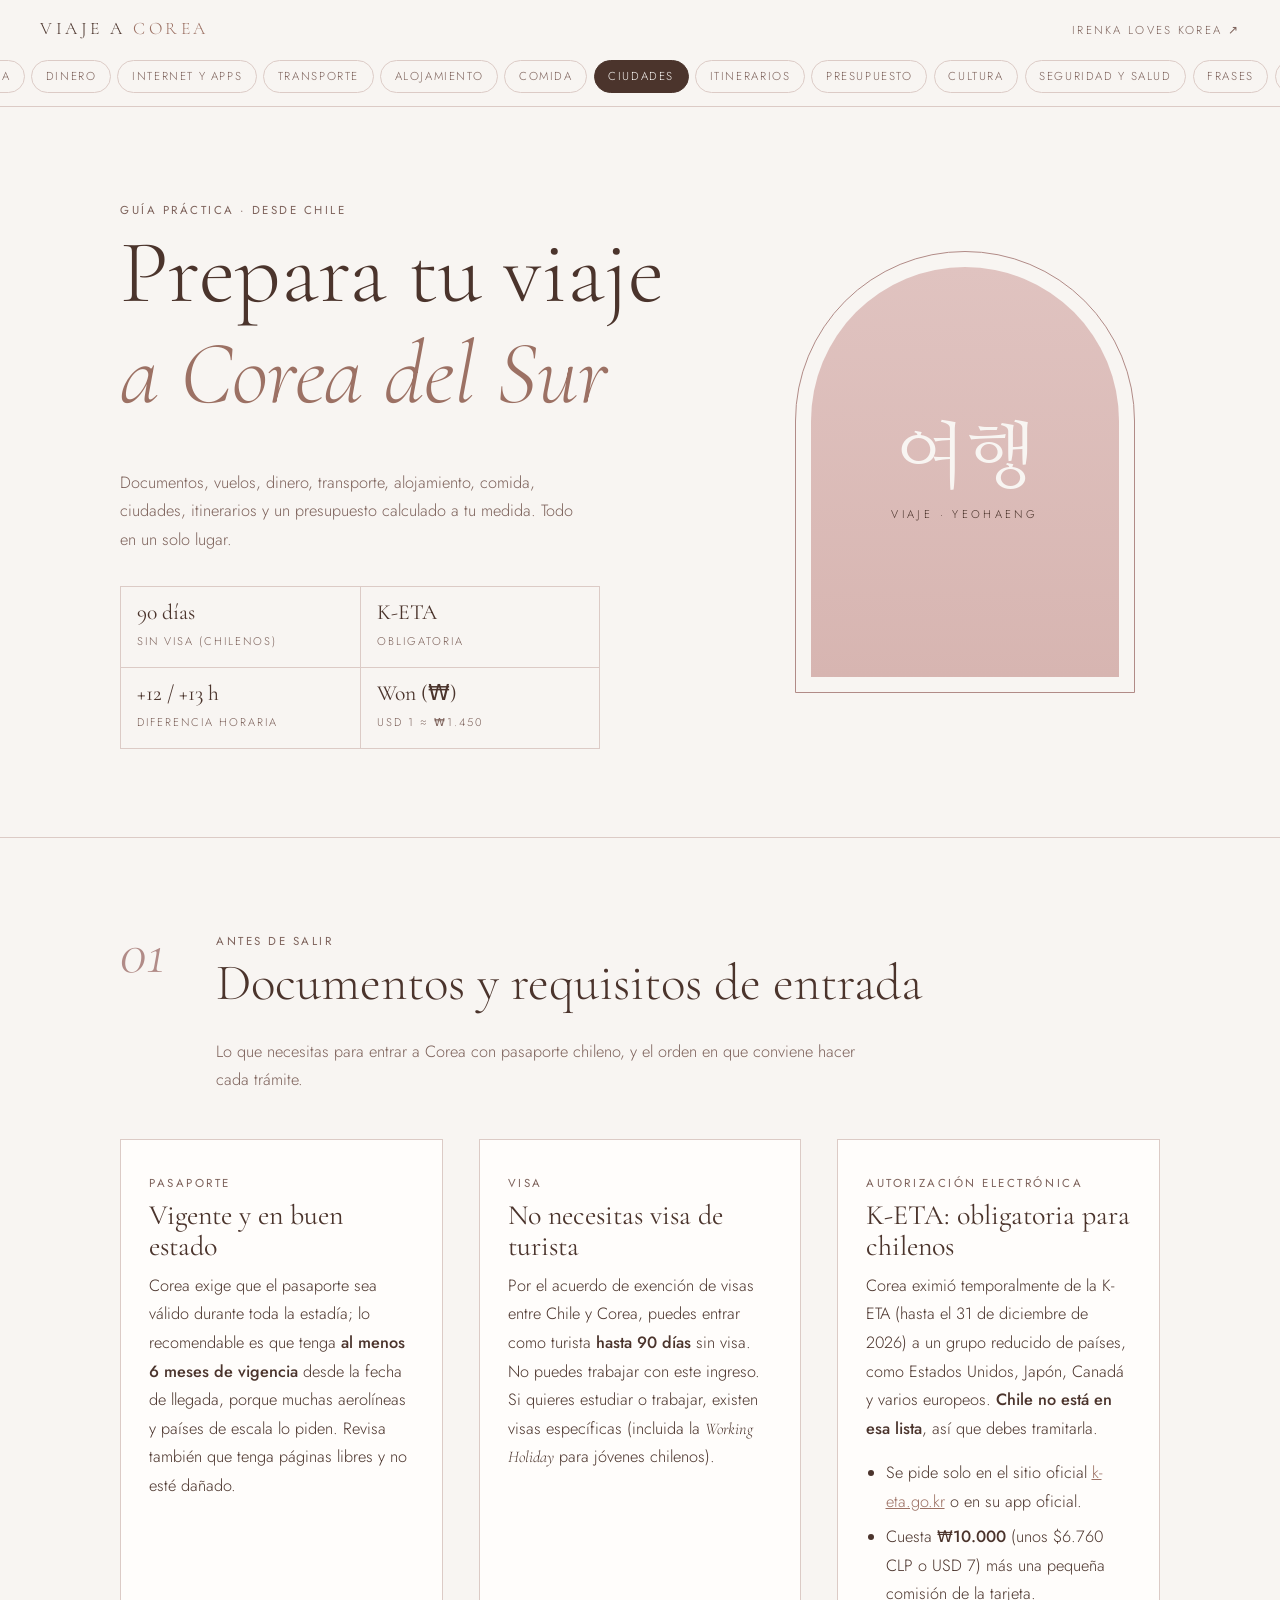
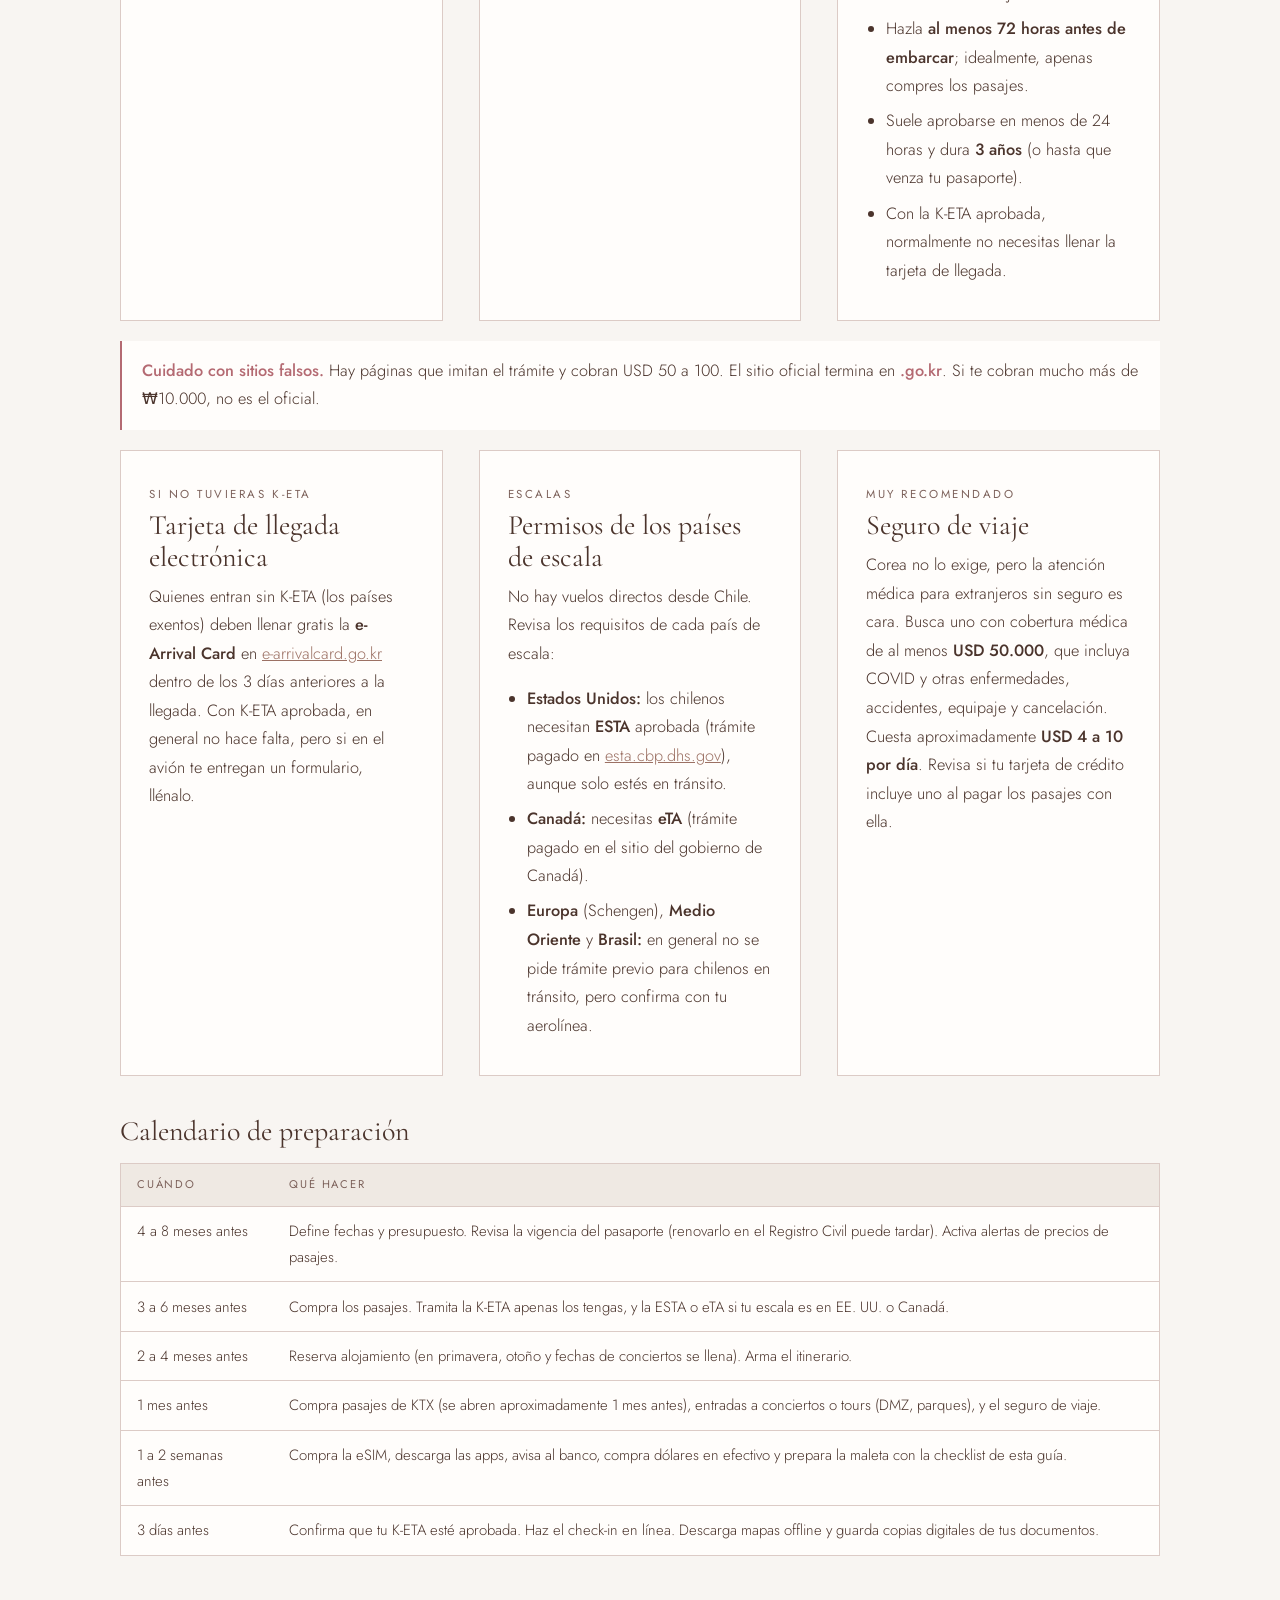
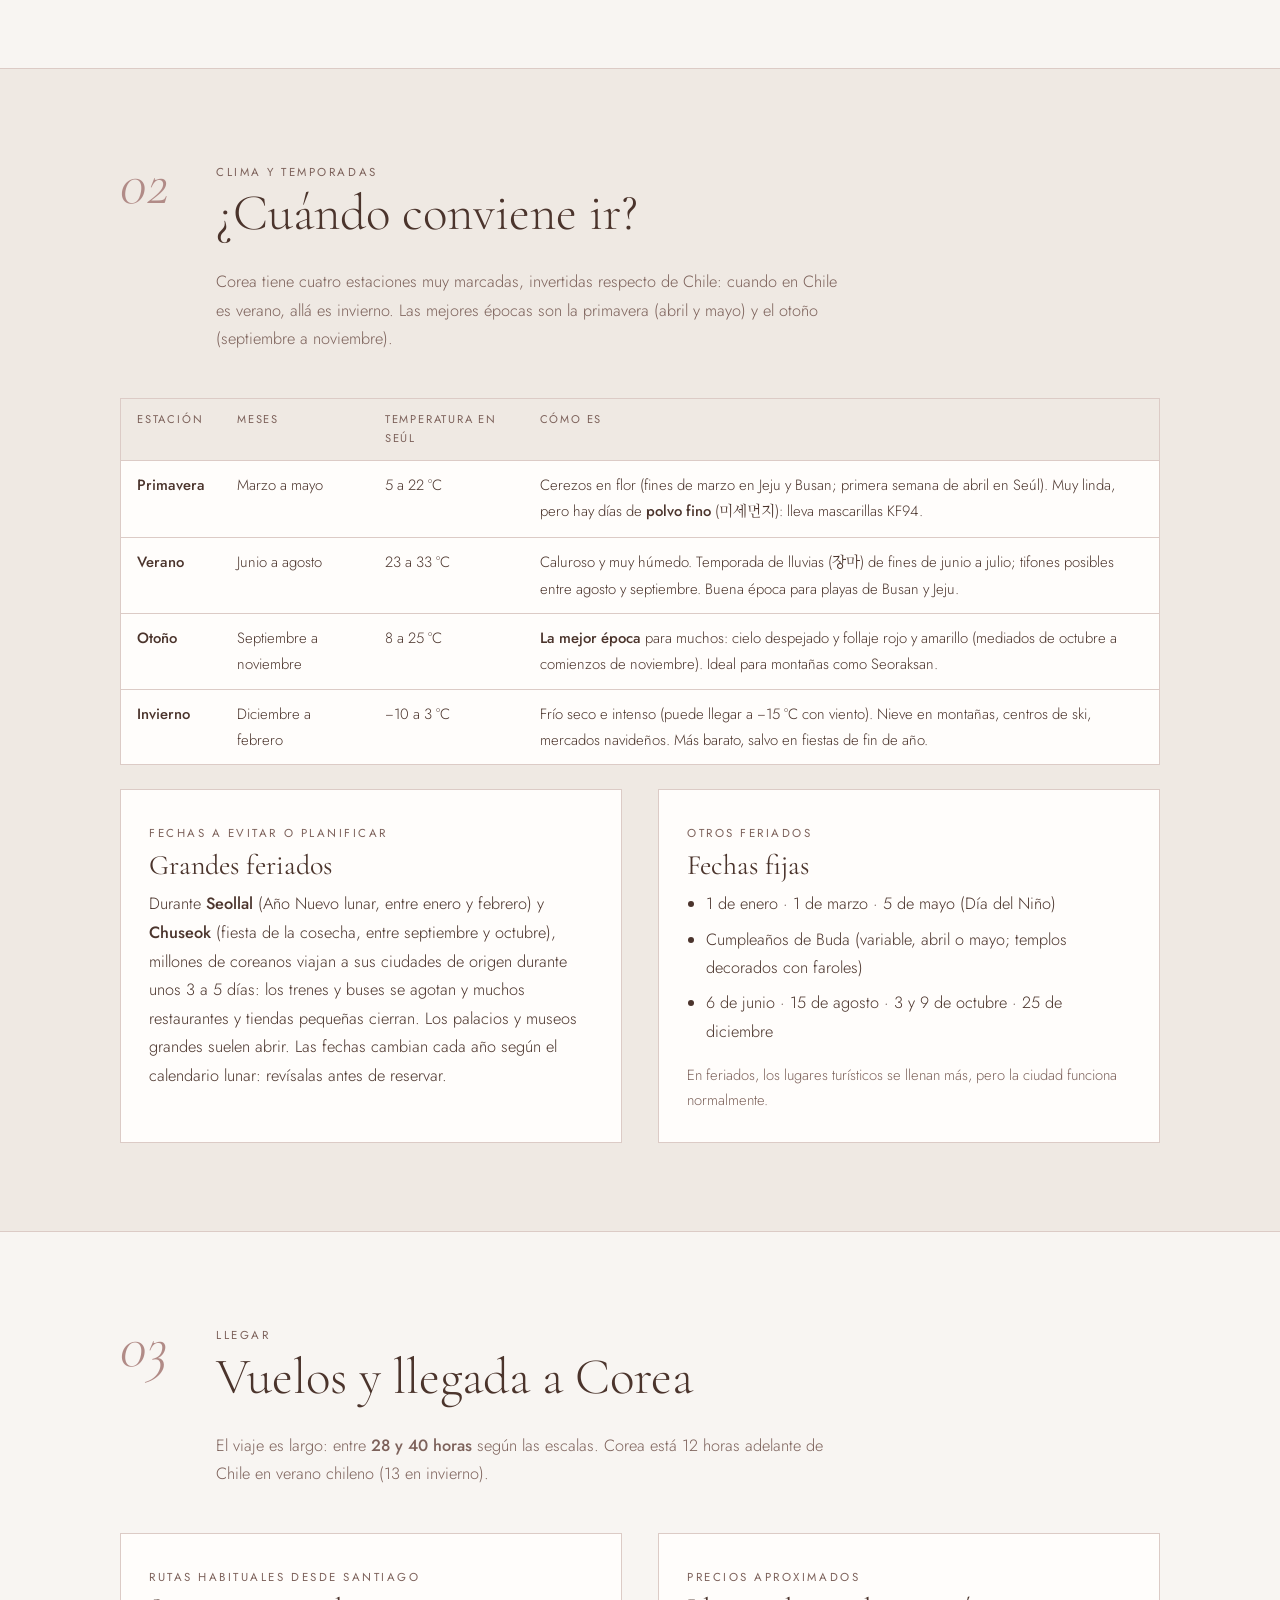
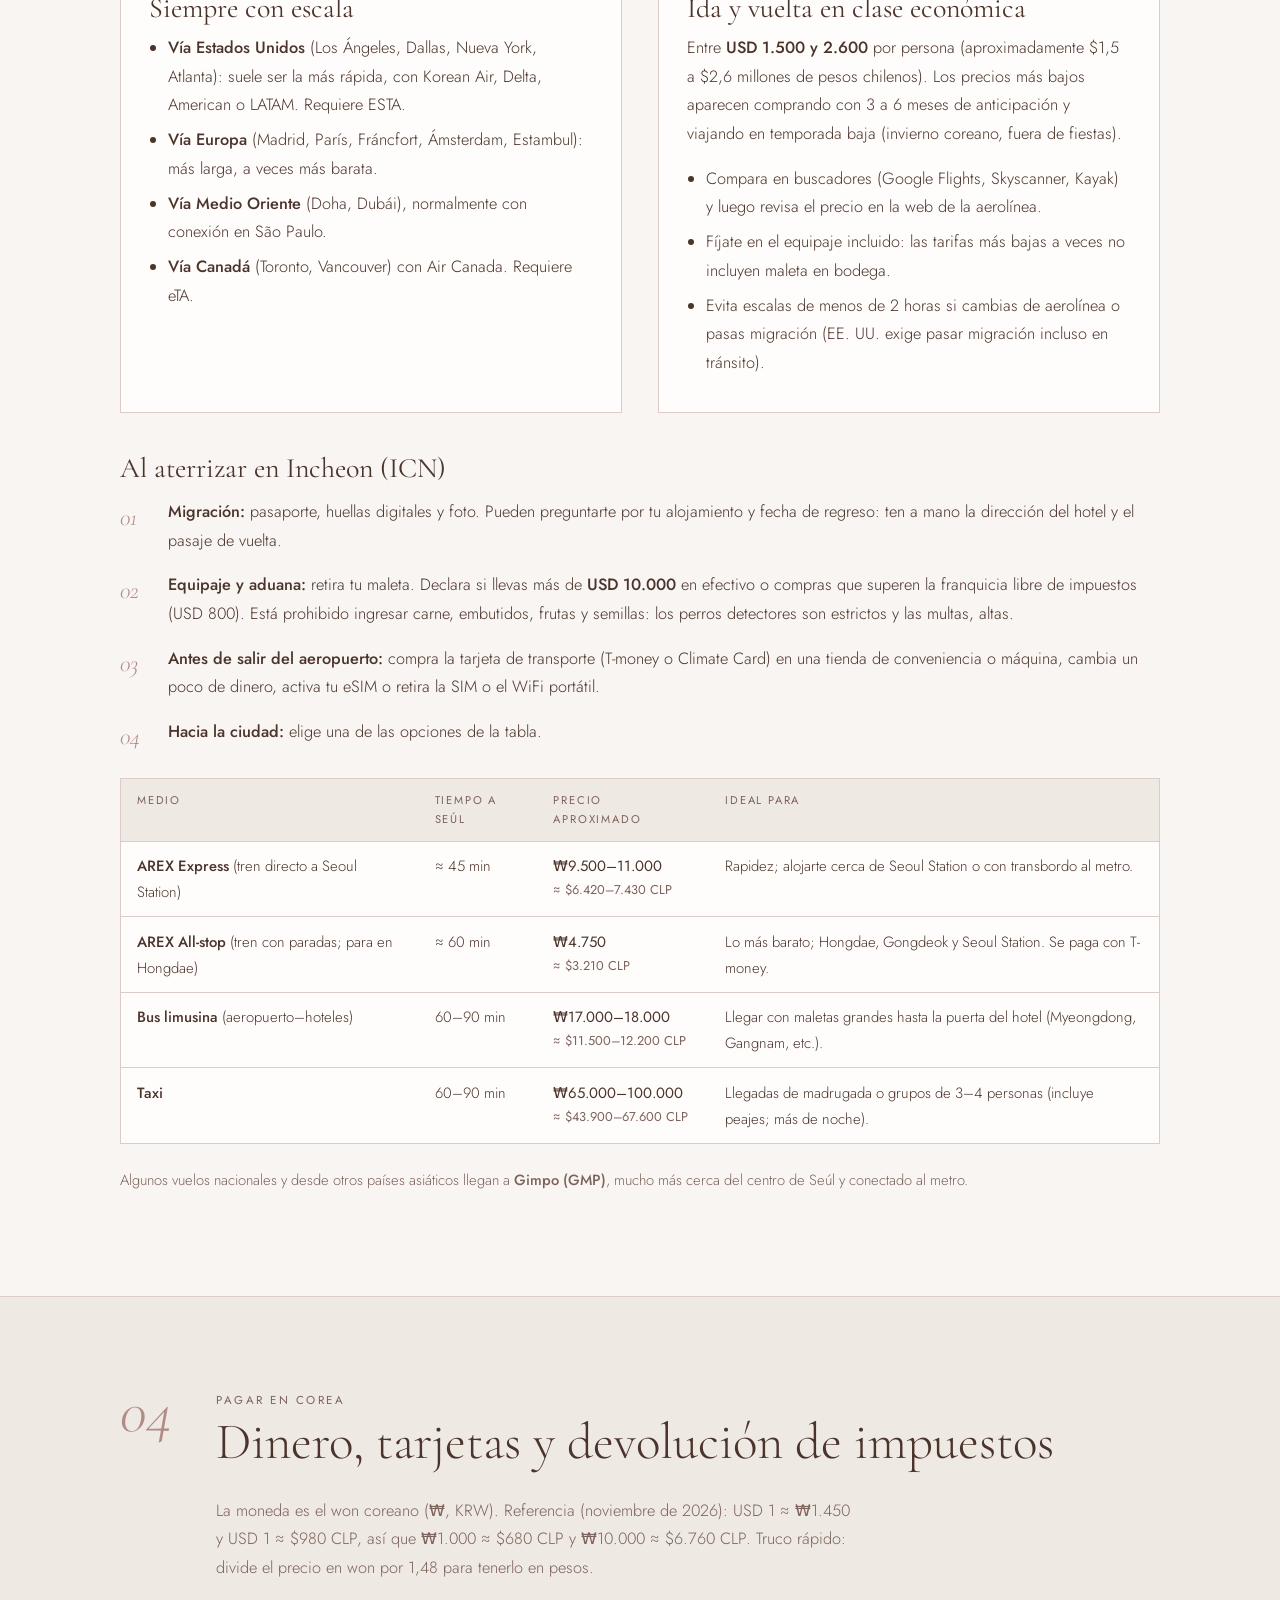
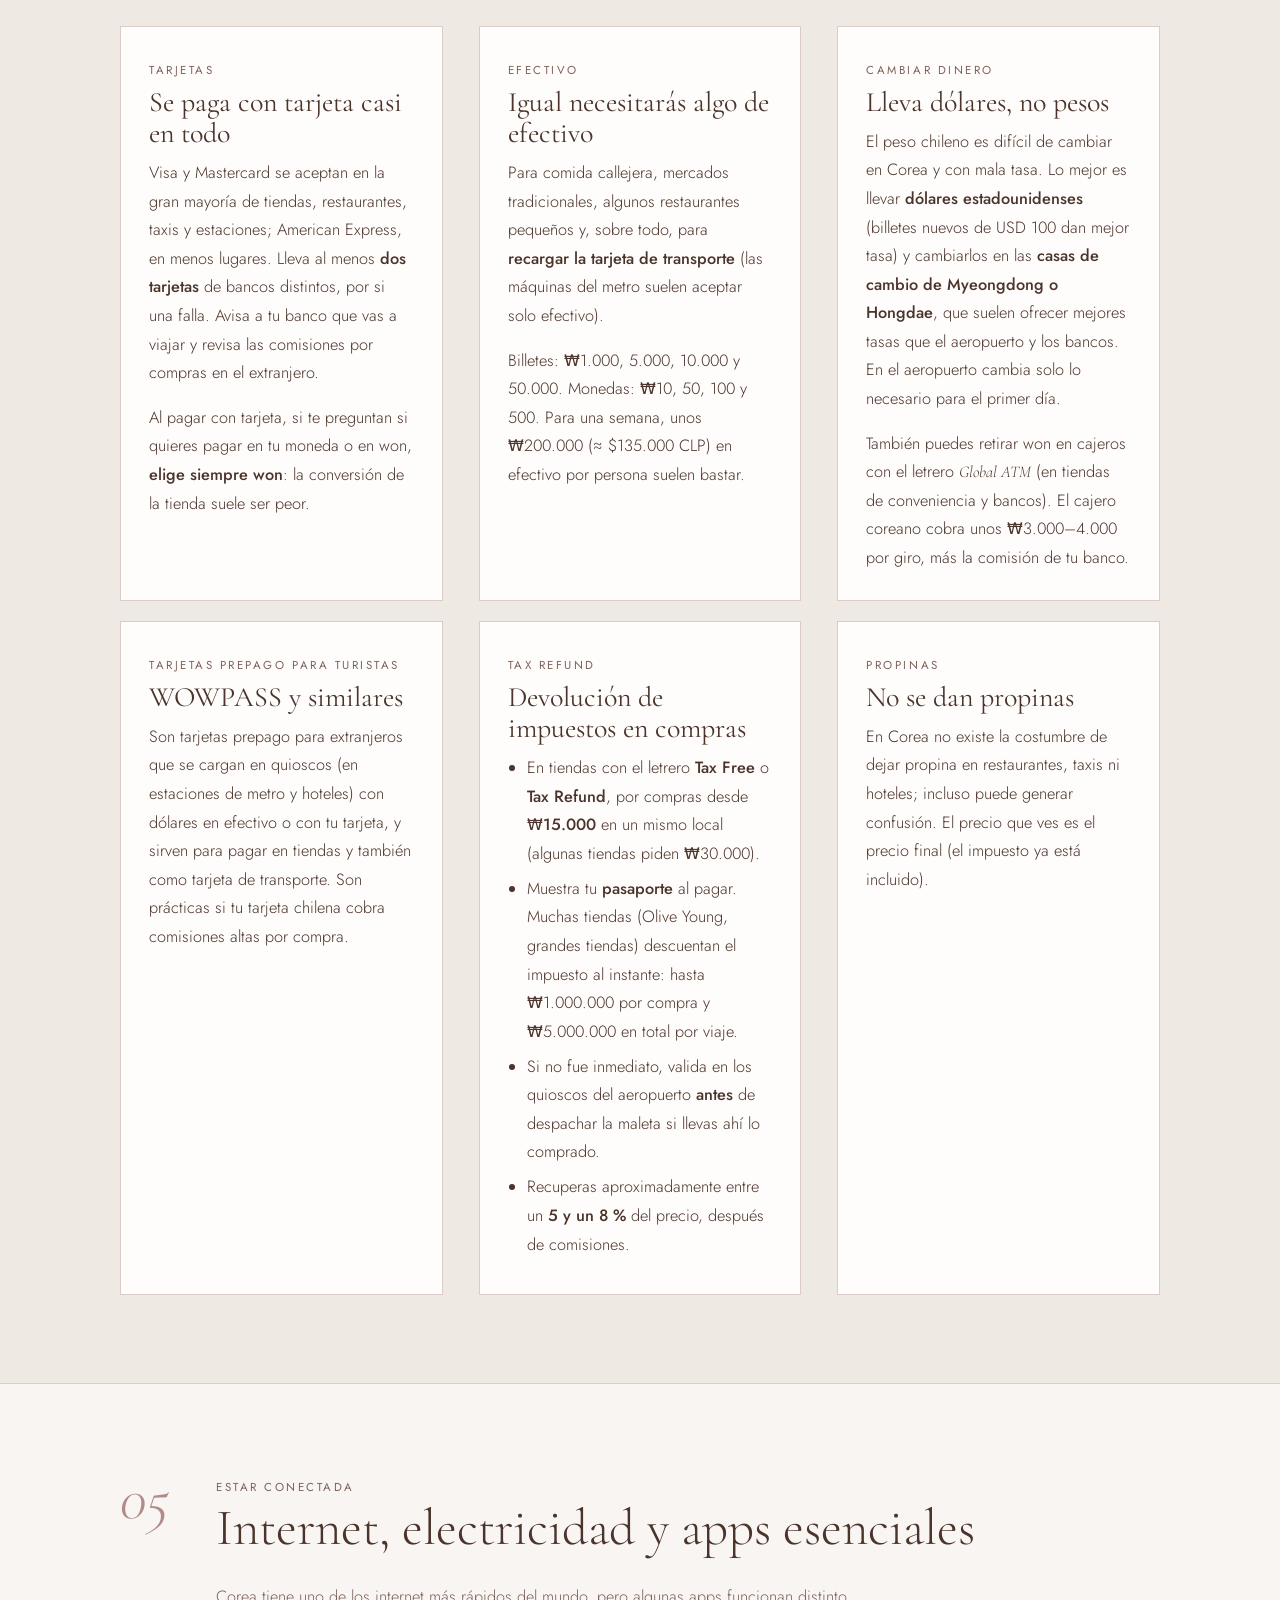
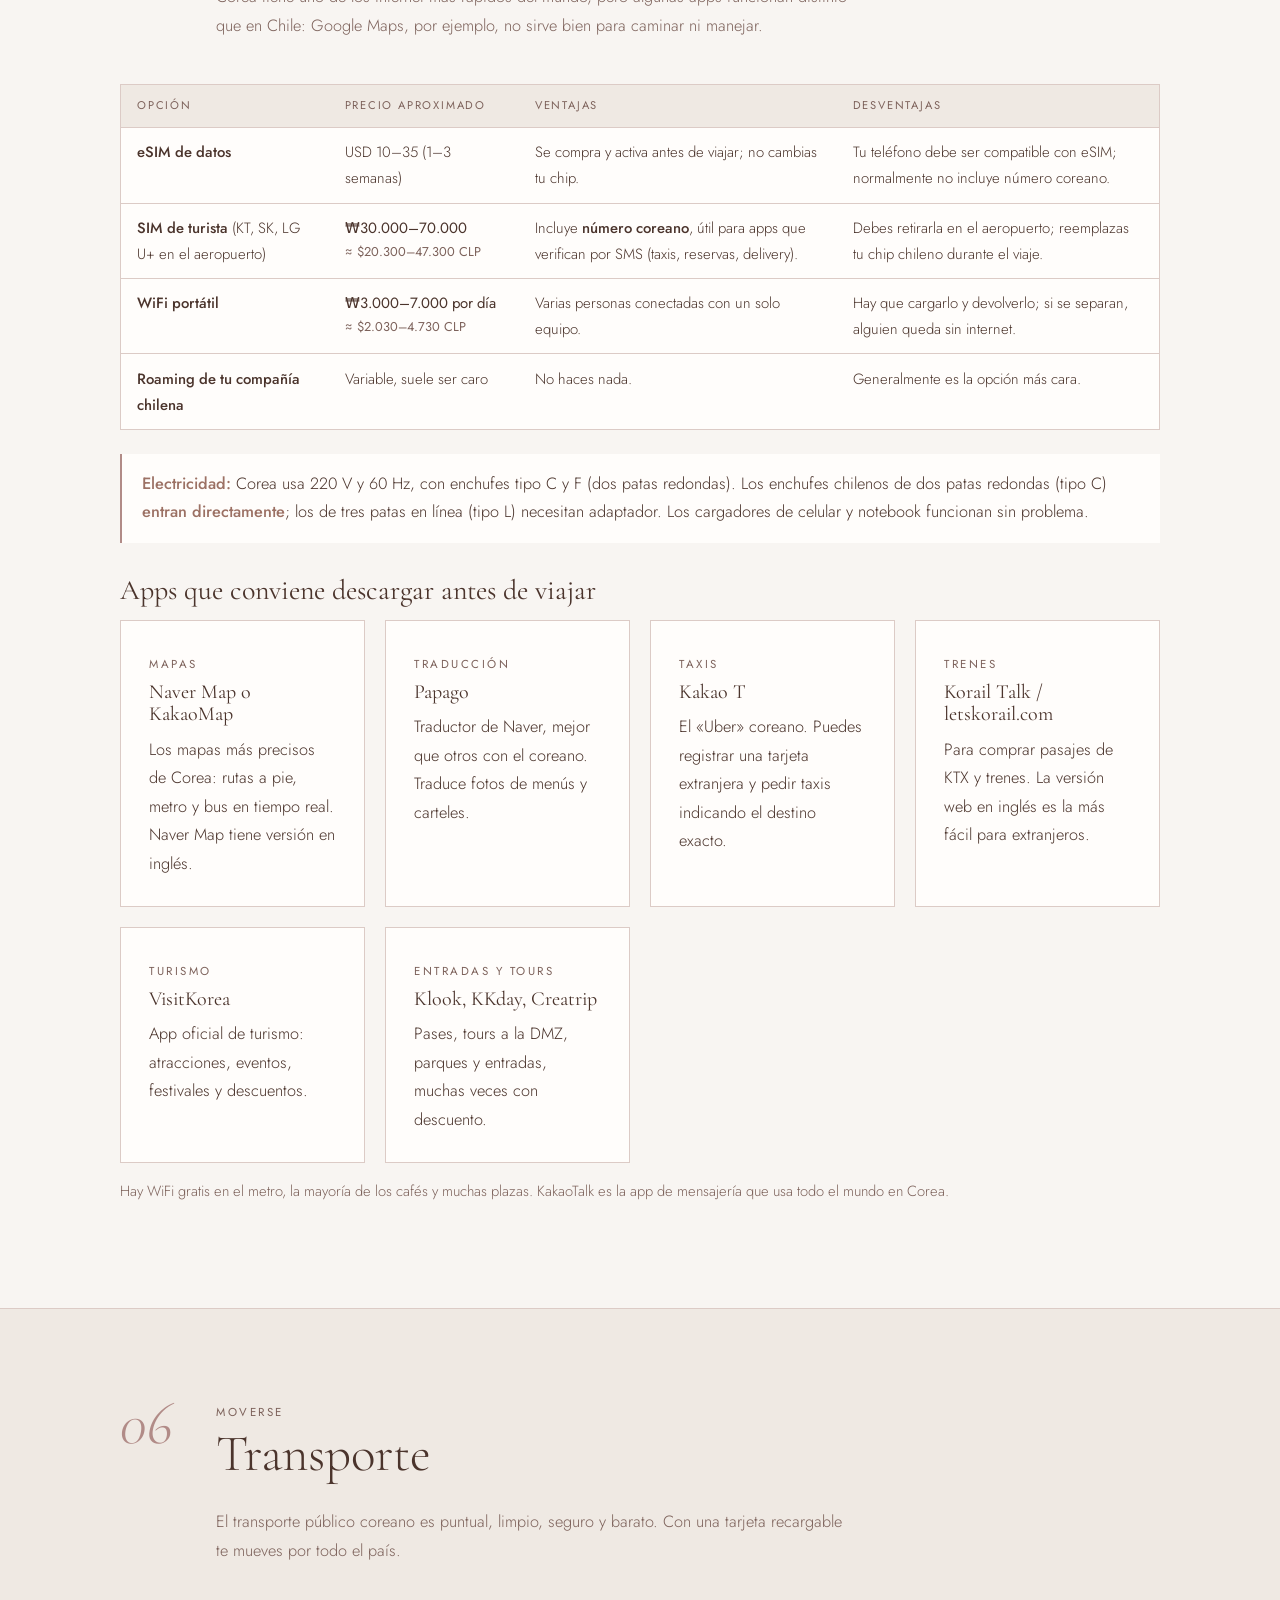
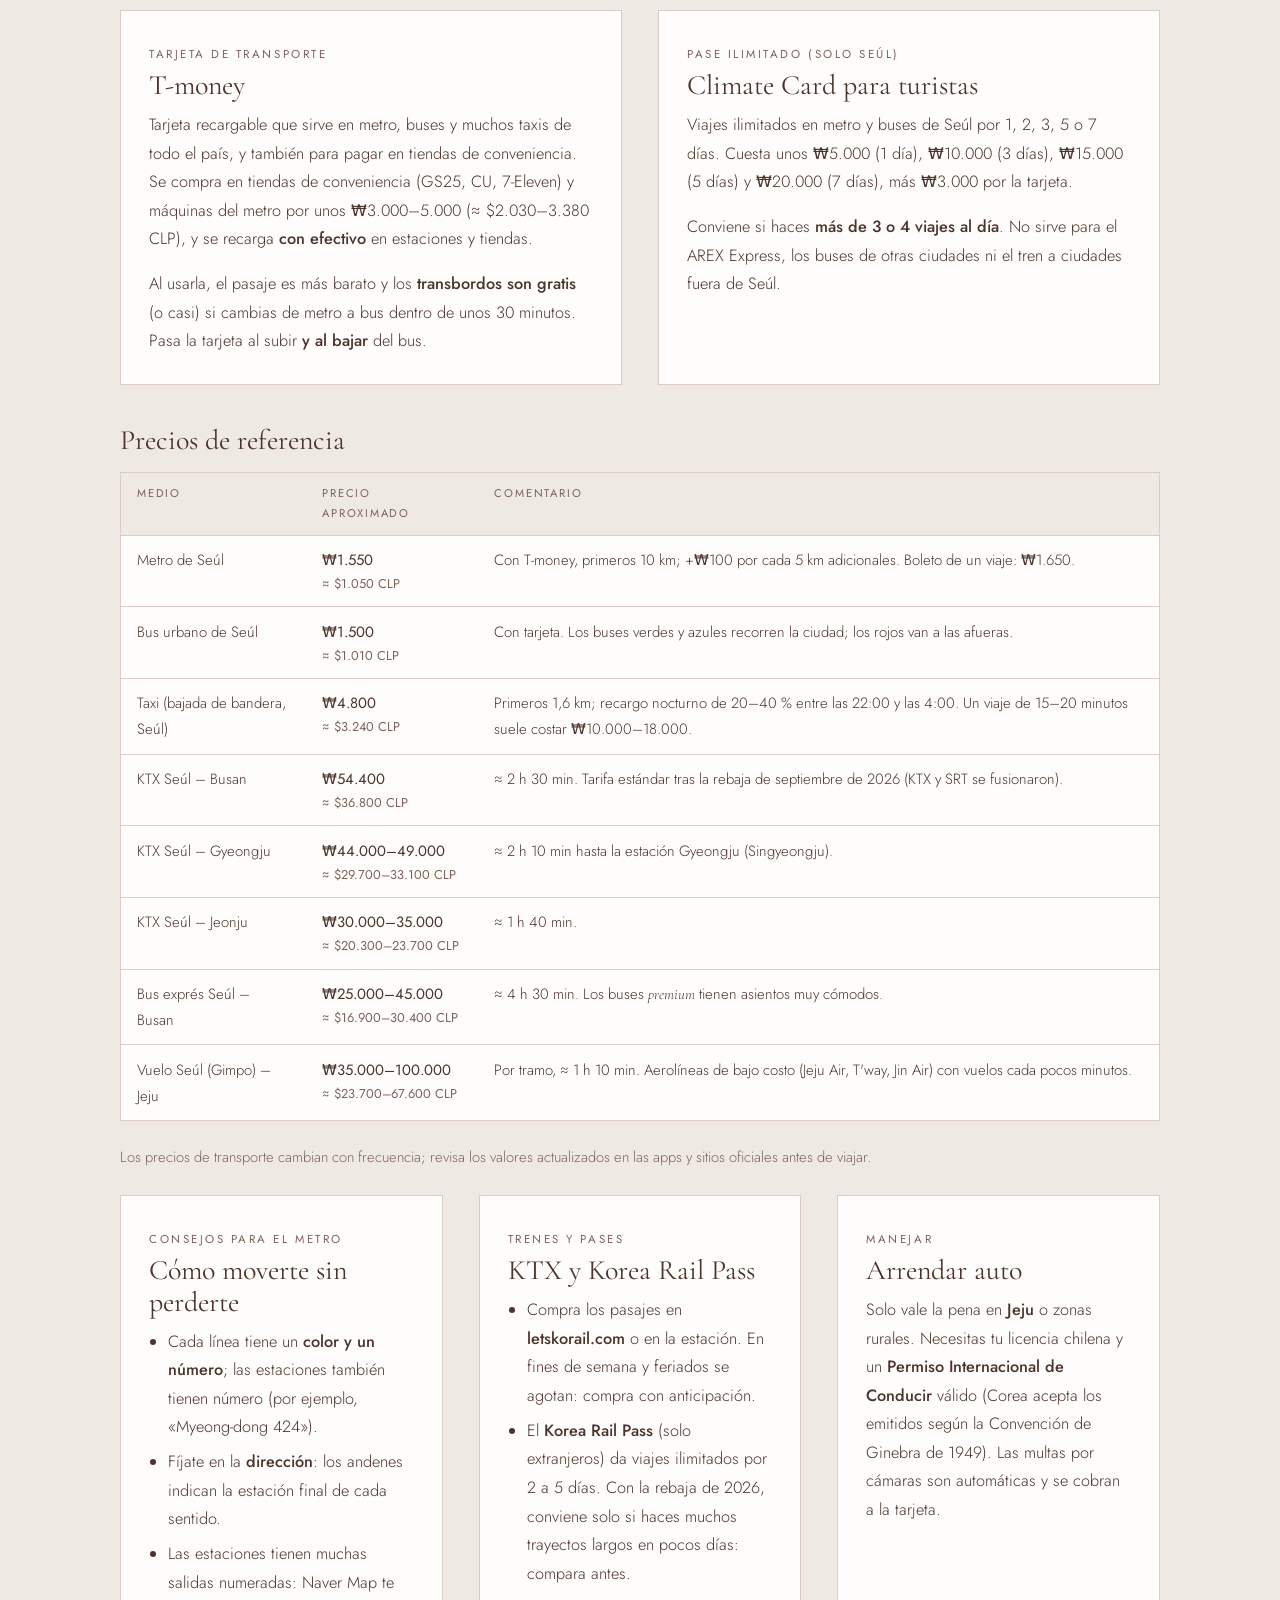
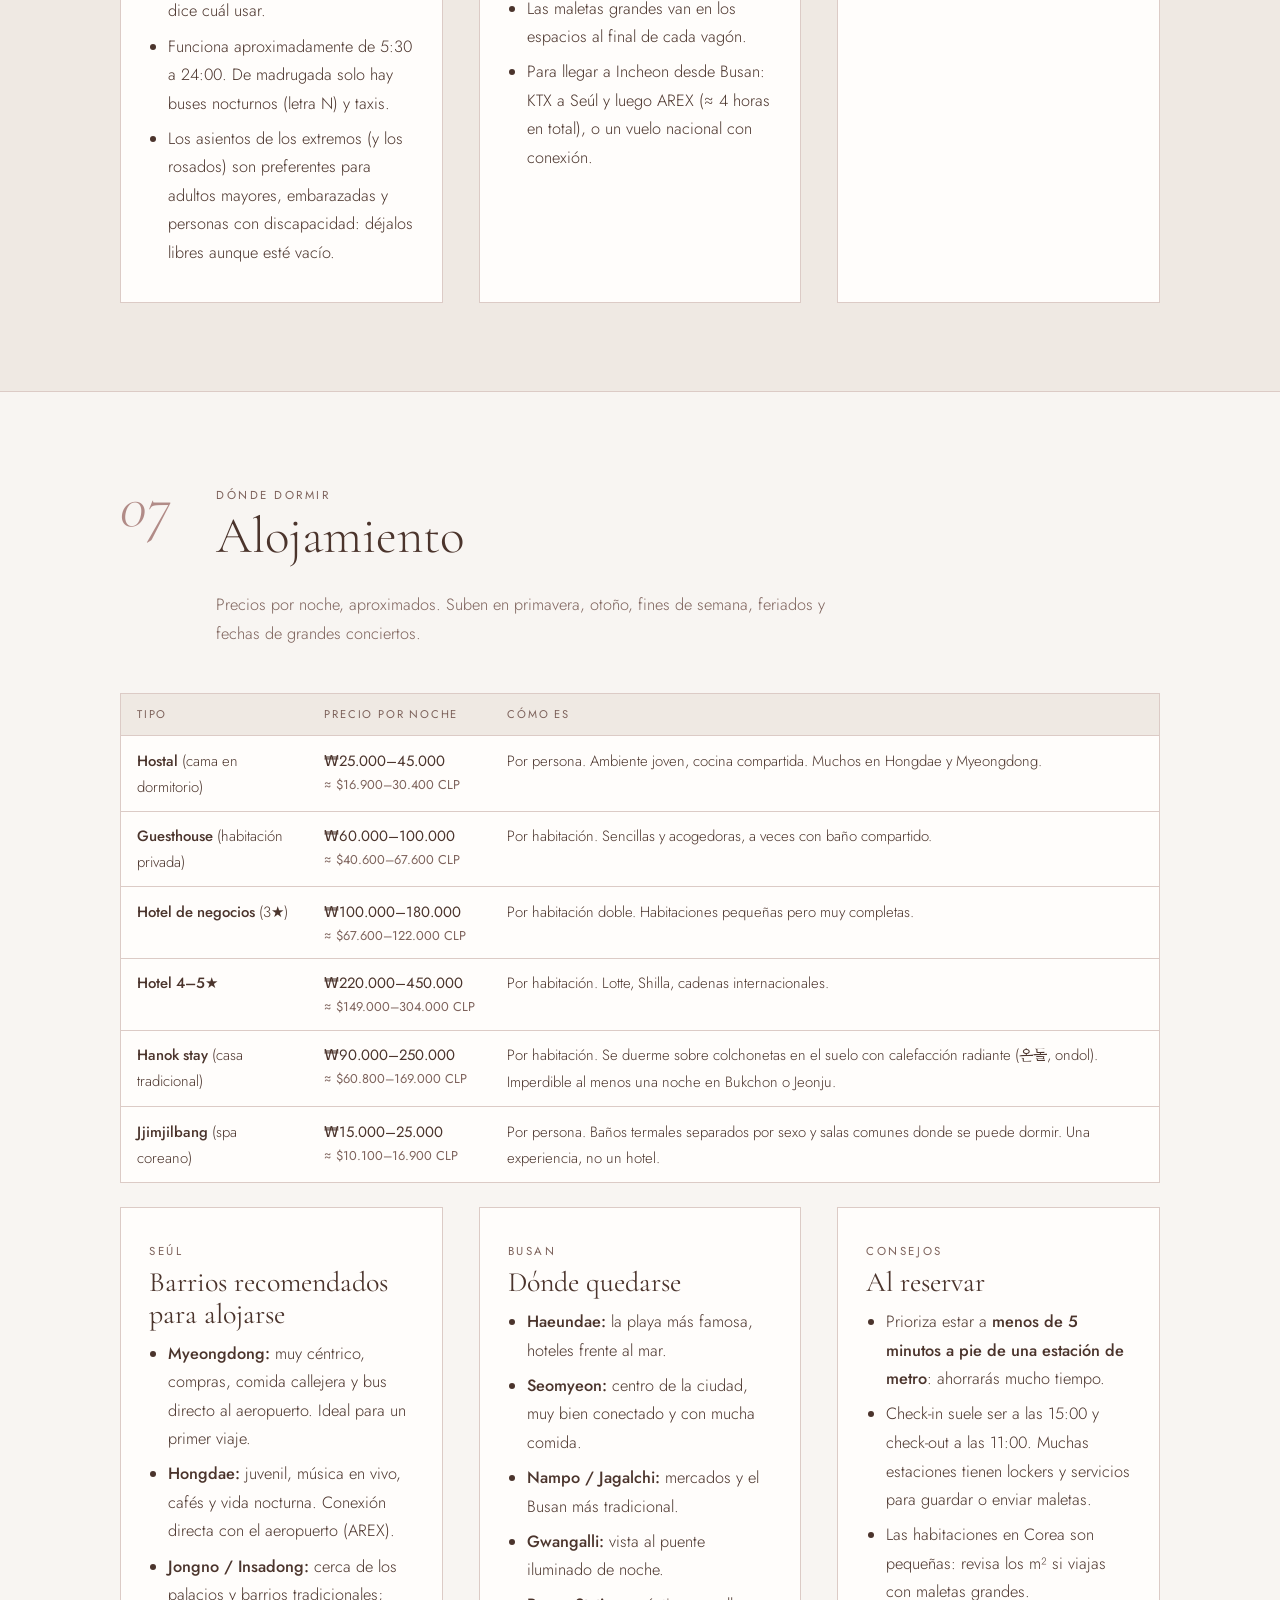
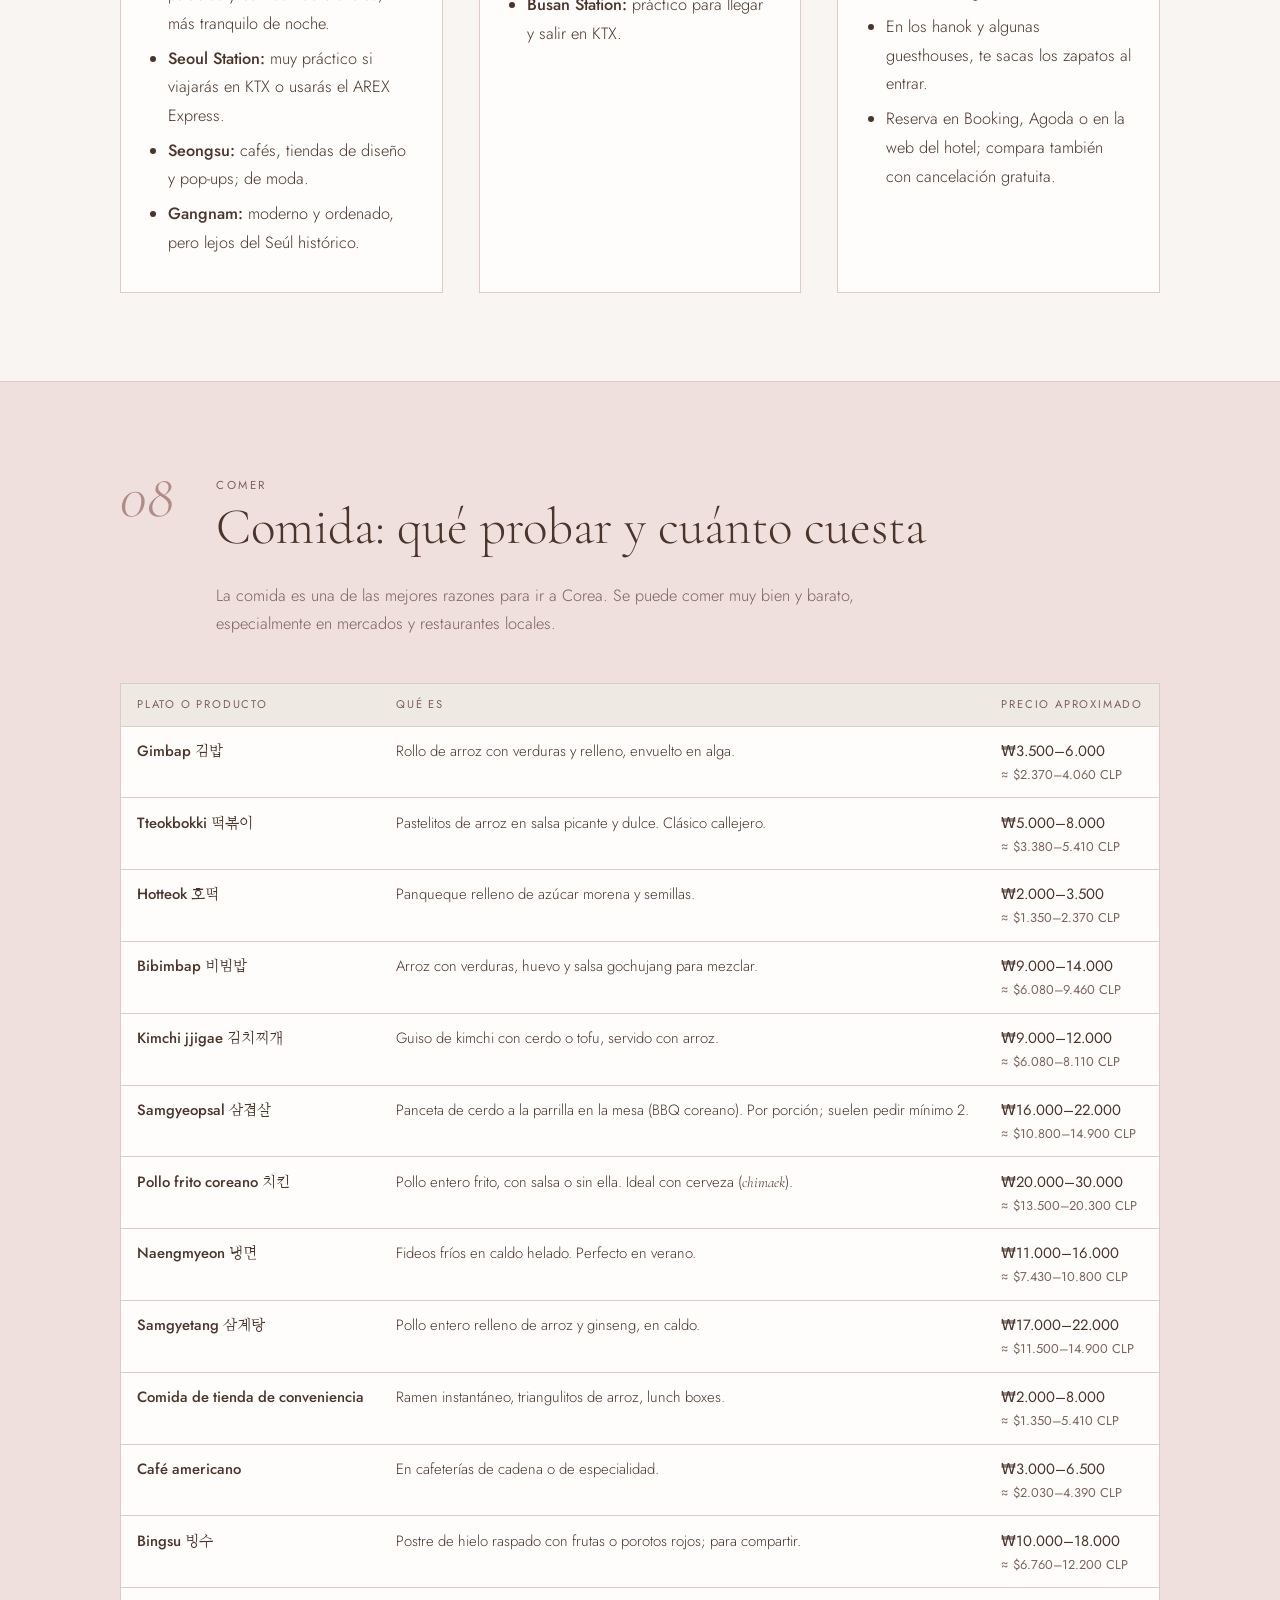
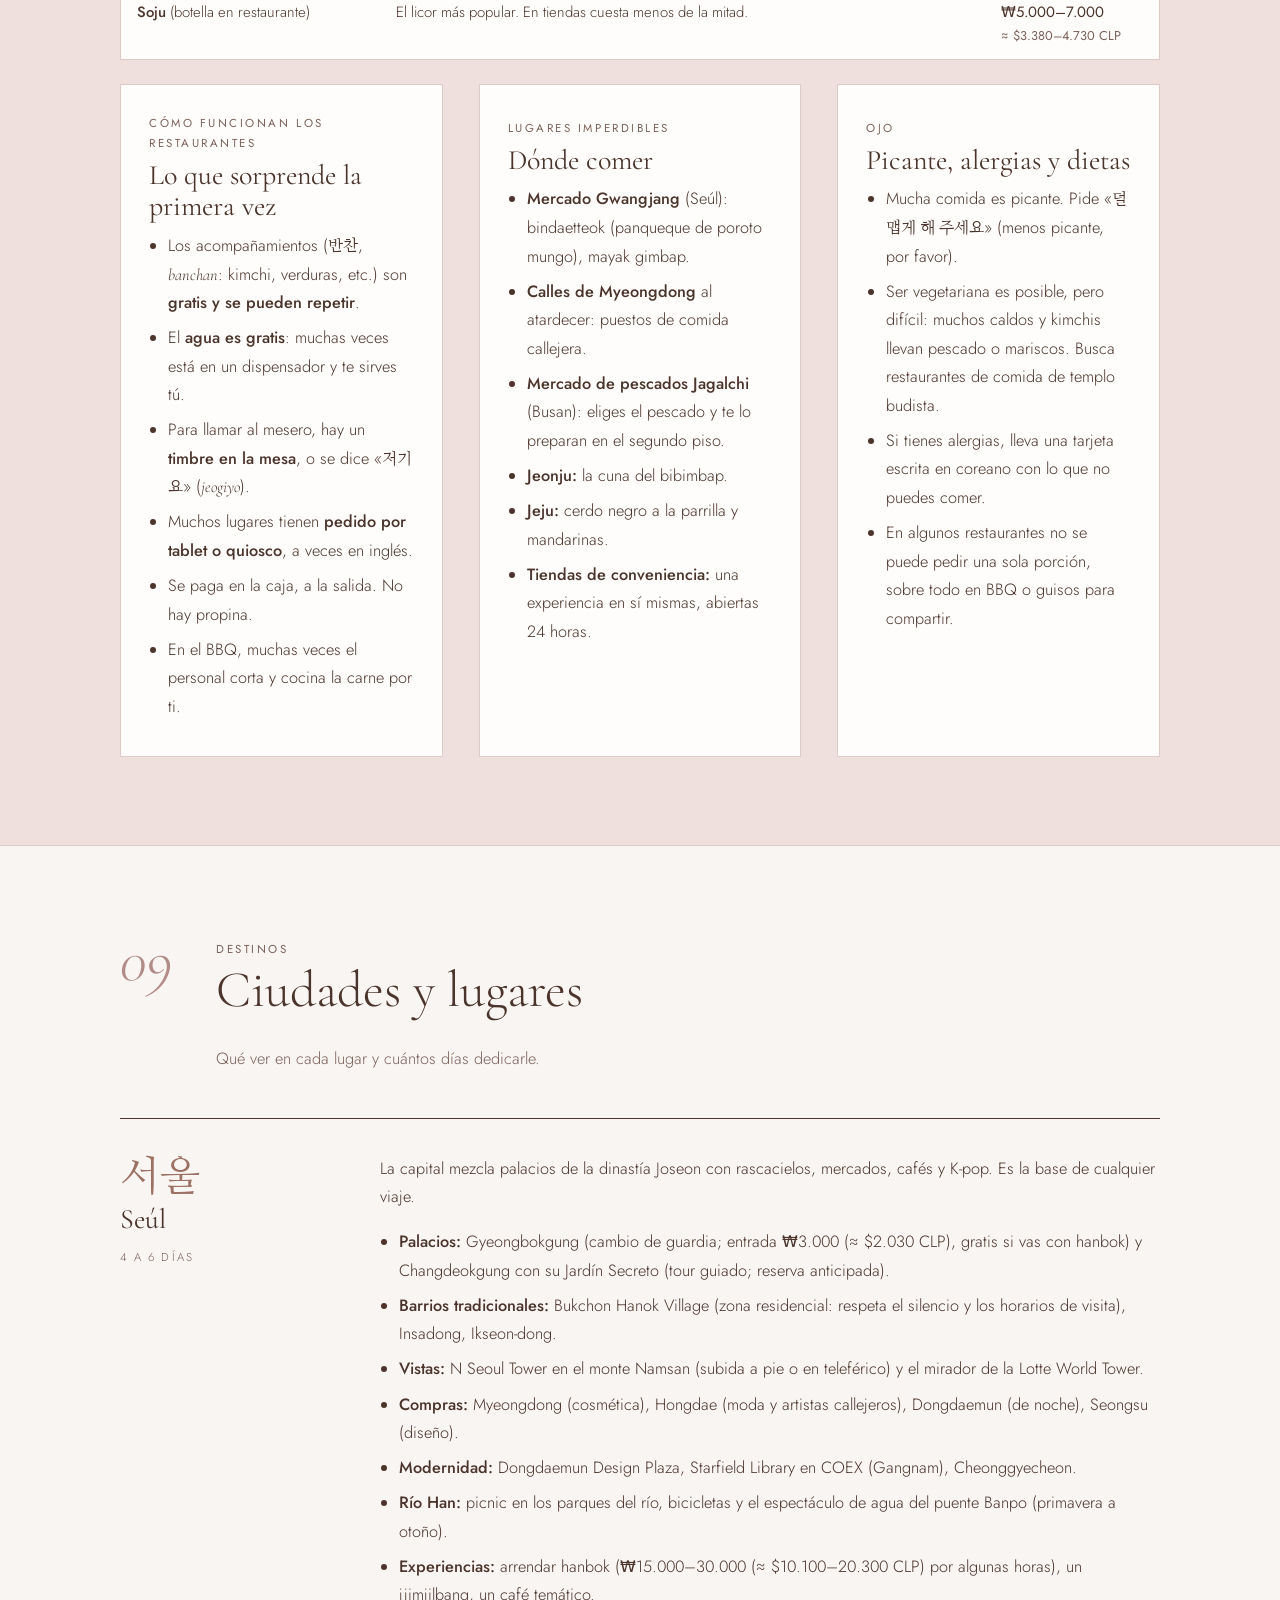
<file: viaje/index.html>
<!doctype html>
<html lang="es">
<head>
  <meta charset="utf-8" />
  <meta name="viewport" content="width=device-width, initial-scale=1" />
  <title>Viaje a Corea · Guía de preparación</title>
  <meta name="description" content="Todo para preparar un viaje a Corea del Sur desde Chile: documentos, vuelos, alojamiento, comida, transporte, ciudades, itinerarios, presupuesto y cultura." />
  <meta name="theme-color" content="#F8F5F2" />
  <link rel="icon" href="/viaje/favicon.svg" type="image/svg+xml" />
  <link rel="preconnect" href="https://fonts.googleapis.com" />
  <link rel="preconnect" href="https://fonts.gstatic.com" crossorigin />
  <link href="https://fonts.googleapis.com/css2?family=Cormorant+Garamond:ital,wght@0,300;0,400;0,500;1,300;1,400&family=Jost:wght@300;400;500&family=Nanum+Myeongjo:wght@400;700&display=swap" rel="stylesheet" />
  <link rel="stylesheet" href="/viaje/css/viaje.css" />
</head>
<body>
  <header class="cabecera">
    <div class="cabecera-fila">
      <a class="marca" href="#inicio">Viaje a <span>Corea</span></a>
      <a class="volver" href="/">Irenka Loves Korea ↗</a>
    </div>
    <nav class="indice" id="indice" aria-label="Secciones de la guía">
      <a href="#documentos">Documentos</a>
      <a href="#cuando">Cuándo ir</a>
      <a href="#vuelos">Vuelos y llegada</a>
      <a href="#dinero">Dinero</a>
      <a href="#conectividad">Internet y apps</a>
      <a href="#transporte">Transporte</a>
      <a href="#alojamiento">Alojamiento</a>
      <a href="#comida">Comida</a>
      <a href="#ciudades">Ciudades</a>
      <a href="#itinerarios">Itinerarios</a>
      <a href="#presupuesto">Presupuesto</a>
      <a href="#cultura">Cultura</a>
      <a href="#seguridad">Seguridad y salud</a>
      <a href="#frases">Frases</a>
      <a href="#checklist">Checklist</a>
    </nav>
  </header>

  <main>
    <!-- ================= PORTADA ================= -->
    <section class="envoltura portada" id="inicio">
      <div>
        <span class="etiqueta">Guía práctica · desde Chile</span>
        <h1>Prepara tu viaje <em>a Corea del Sur</em></h1>
        <p class="bajada">Documentos, vuelos, dinero, transporte, alojamiento, comida, ciudades, itinerarios y un presupuesto calculado a tu medida. Todo en un solo lugar.</p>
        <div class="datos-rapidos">
          <div><b>90 días</b><span>Sin visa (chilenos)</span></div>
          <div><b>K-ETA</b><span>Obligatoria</span></div>
          <div><b>+12 / +13 h</b><span>Diferencia horaria</span></div>
          <div><b>Won (₩)</b><span id="dato-cambio">Moneda</span></div>
        </div>
      </div>
      <div class="arco-marco" aria-hidden="true">
        <div class="arco">
          <span class="ko" lang="ko">여행</span>
          <span class="arco-pie">Viaje · Yeohaeng</span>
        </div>
      </div>
    </section>

    <!-- ================= 1. DOCUMENTOS ================= -->
    <section class="seccion" id="documentos">
      <div class="envoltura">
        <div class="seccion-cabeza">
          <span class="num">01</span>
          <div>
            <span class="etiqueta">Antes de salir</span>
            <h2>Documentos y requisitos de entrada</h2>
            <p>Lo que necesitas para entrar a Corea con pasaporte chileno, y el orden en que conviene hacer cada trámite.</p>
          </div>
        </div>

        <div class="columnas">
          <div class="bloque">
            <span class="etiqueta">Pasaporte</span>
            <h3>Vigente y en buen estado</h3>
            <p>Corea exige que el pasaporte sea válido durante toda la estadía; lo recomendable es que tenga <strong>al menos 6 meses de vigencia</strong> desde la fecha de llegada, porque muchas aerolíneas y países de escala lo piden. Revisa también que tenga páginas libres y no esté dañado.</p>
          </div>
          <div class="bloque">
            <span class="etiqueta">Visa</span>
            <h3>No necesitas visa de turista</h3>
            <p>Por el acuerdo de exención de visas entre Chile y Corea, puedes entrar como turista <strong>hasta 90 días</strong> sin visa. No puedes trabajar con este ingreso. Si quieres estudiar o trabajar, existen visas específicas (incluida la <em>Working Holiday</em> para jóvenes chilenos).</p>
          </div>
          <div class="bloque">
            <span class="etiqueta">Autorización electrónica</span>
            <h3>K-ETA: obligatoria para chilenos</h3>
            <p>Corea eximió temporalmente de la K-ETA (hasta el 31 de diciembre de 2026) a un grupo reducido de países, como Estados Unidos, Japón, Canadá y varios europeos. <strong>Chile no está en esa lista</strong>, así que debes tramitarla.</p>
            <ul>
              <li>Se pide solo en el sitio oficial <a href="https://www.k-eta.go.kr" target="_blank" rel="noopener">k-eta.go.kr</a> o en su app oficial.</li>
              <li>Cuesta <strong>₩10.000</strong> (unos <span data-equiv="10000">USD 7</span>) más una pequeña comisión de la tarjeta.</li>
              <li>Hazla <strong>al menos 72 horas antes de embarcar</strong>; idealmente, apenas compres los pasajes.</li>
              <li>Suele aprobarse en menos de 24 horas y dura <strong>3 años</strong> (o hasta que venza tu pasaporte).</li>
              <li>Con la K-ETA aprobada, normalmente no necesitas llenar la tarjeta de llegada.</li>
            </ul>
          </div>
        </div>

        <div class="aviso">
          <p><strong>Cuidado con sitios falsos.</strong> Hay páginas que imitan el trámite y cobran USD 50 a 100. El sitio oficial termina en <strong>.go.kr</strong>. Si te cobran mucho más de ₩10.000, no es el oficial.</p>
        </div>

        <div class="columnas">
          <div class="bloque">
            <span class="etiqueta">Si no tuvieras K-ETA</span>
            <h3>Tarjeta de llegada electrónica</h3>
            <p>Quienes entran sin K-ETA (los países exentos) deben llenar gratis la <strong>e-Arrival Card</strong> en <a href="https://www.e-arrivalcard.go.kr" target="_blank" rel="noopener">e-arrivalcard.go.kr</a> dentro de los 3 días anteriores a la llegada. Con K-ETA aprobada, en general no hace falta, pero si en el avión te entregan un formulario, llénalo.</p>
          </div>
          <div class="bloque">
            <span class="etiqueta">Escalas</span>
            <h3>Permisos de los países de escala</h3>
            <p>No hay vuelos directos desde Chile. Revisa los requisitos de cada país de escala:</p>
            <ul>
              <li><strong>Estados Unidos:</strong> los chilenos necesitan <strong>ESTA</strong> aprobada (trámite pagado en <a href="https://esta.cbp.dhs.gov" target="_blank" rel="noopener">esta.cbp.dhs.gov</a>), aunque solo estés en tránsito.</li>
              <li><strong>Canadá:</strong> necesitas <strong>eTA</strong> (trámite pagado en el sitio del gobierno de Canadá).</li>
              <li><strong>Europa</strong> (Schengen), <strong>Medio Oriente</strong> y <strong>Brasil:</strong> en general no se pide trámite previo para chilenos en tránsito, pero confirma con tu aerolínea.</li>
            </ul>
          </div>
          <div class="bloque">
            <span class="etiqueta">Muy recomendado</span>
            <h3>Seguro de viaje</h3>
            <p>Corea no lo exige, pero la atención médica para extranjeros sin seguro es cara. Busca uno con cobertura médica de al menos <strong>USD 50.000</strong>, que incluya COVID y otras enfermedades, accidentes, equipaje y cancelación. Cuesta aproximadamente <strong>USD 4 a 10 por día</strong>. Revisa si tu tarjeta de crédito incluye uno al pagar los pasajes con ella.</p>
          </div>
        </div>

        <h3 style="margin-top:2.5rem">Calendario de preparación</h3>
        <div class="tabla-envoltura">
          <table>
            <thead><tr><th>Cuándo</th><th>Qué hacer</th></tr></thead>
            <tbody>
              <tr><td>4 a 8 meses antes</td><td>Define fechas y presupuesto. Revisa la vigencia del pasaporte (renovarlo en el Registro Civil puede tardar). Activa alertas de precios de pasajes.</td></tr>
              <tr><td>3 a 6 meses antes</td><td>Compra los pasajes. Tramita la K-ETA apenas los tengas, y la ESTA o eTA si tu escala es en EE. UU. o Canadá.</td></tr>
              <tr><td>2 a 4 meses antes</td><td>Reserva alojamiento (en primavera, otoño y fechas de conciertos se llena). Arma el itinerario.</td></tr>
              <tr><td>1 mes antes</td><td>Compra pasajes de KTX (se abren aproximadamente 1 mes antes), entradas a conciertos o tours (DMZ, parques), y el seguro de viaje.</td></tr>
              <tr><td>1 a 2 semanas antes</td><td>Compra la eSIM, descarga las apps, avisa al banco, compra dólares en efectivo y prepara la maleta con la checklist de esta guía.</td></tr>
              <tr><td>3 días antes</td><td>Confirma que tu K-ETA esté aprobada. Haz el check-in en línea. Descarga mapas offline y guarda copias digitales de tus documentos.</td></tr>
            </tbody>
          </table>
        </div>
      </div>
    </section>

    <!-- ================= 2. CUÁNDO IR ================= -->
    <section class="seccion lino" id="cuando">
      <div class="envoltura">
        <div class="seccion-cabeza">
          <span class="num">02</span>
          <div>
            <span class="etiqueta">Clima y temporadas</span>
            <h2>¿Cuándo conviene ir?</h2>
            <p>Corea tiene cuatro estaciones muy marcadas, invertidas respecto de Chile: cuando en Chile es verano, allá es invierno. Las mejores épocas son la primavera (abril y mayo) y el otoño (septiembre a noviembre).</p>
          </div>
        </div>

        <div class="tabla-envoltura">
          <table>
            <thead><tr><th>Estación</th><th>Meses</th><th>Temperatura en Seúl</th><th>Cómo es</th></tr></thead>
            <tbody>
              <tr><td><strong>Primavera</strong></td><td>Marzo a mayo</td><td>5 a 22 °C</td><td>Cerezos en flor (fines de marzo en Jeju y Busan; primera semana de abril en Seúl). Muy linda, pero hay días de <strong>polvo fino</strong> (<span lang="ko">미세먼지</span>): lleva mascarillas KF94.</td></tr>
              <tr><td><strong>Verano</strong></td><td>Junio a agosto</td><td>23 a 33 °C</td><td>Caluroso y muy húmedo. Temporada de lluvias (<span lang="ko">장마</span>) de fines de junio a julio; tifones posibles entre agosto y septiembre. Buena época para playas de Busan y Jeju.</td></tr>
              <tr><td><strong>Otoño</strong></td><td>Septiembre a noviembre</td><td>8 a 25 °C</td><td><strong>La mejor época</strong> para muchos: cielo despejado y follaje rojo y amarillo (mediados de octubre a comienzos de noviembre). Ideal para montañas como Seoraksan.</td></tr>
              <tr><td><strong>Invierno</strong></td><td>Diciembre a febrero</td><td>−10 a 3 °C</td><td>Frío seco e intenso (puede llegar a −15 °C con viento). Nieve en montañas, centros de ski, mercados navideños. Más barato, salvo en fiestas de fin de año.</td></tr>
            </tbody>
          </table>
        </div>

        <div class="columnas">
          <div class="bloque">
            <span class="etiqueta">Fechas a evitar o planificar</span>
            <h3>Grandes feriados</h3>
            <p>Durante <strong>Seollal</strong> (Año Nuevo lunar, entre enero y febrero) y <strong>Chuseok</strong> (fiesta de la cosecha, entre septiembre y octubre), millones de coreanos viajan a sus ciudades de origen durante unos 3 a 5 días: los trenes y buses se agotan y muchos restaurantes y tiendas pequeñas cierran. Los palacios y museos grandes suelen abrir. Las fechas cambian cada año según el calendario lunar: revísalas antes de reservar.</p>
          </div>
          <div class="bloque">
            <span class="etiqueta">Otros feriados</span>
            <h3>Fechas fijas</h3>
            <ul>
              <li>1 de enero · 1 de marzo · 5 de mayo (Día del Niño)</li>
              <li>Cumpleaños de Buda (variable, abril o mayo; templos decorados con faroles)</li>
              <li>6 de junio · 15 de agosto · 3 y 9 de octubre · 25 de diciembre</li>
            </ul>
            <p class="tenue">En feriados, los lugares turísticos se llenan más, pero la ciudad funciona normalmente.</p>
          </div>
        </div>
      </div>
    </section>

    <!-- ================= 3. VUELOS ================= -->
    <section class="seccion" id="vuelos">
      <div class="envoltura">
        <div class="seccion-cabeza">
          <span class="num">03</span>
          <div>
            <span class="etiqueta">Llegar</span>
            <h2>Vuelos y llegada a Corea</h2>
            <p>El viaje es largo: entre <strong>28 y 40 horas</strong> según las escalas. Corea está 12 horas adelante de Chile en verano chileno (13 en invierno).</p>
          </div>
        </div>

        <div class="columnas">
          <div class="bloque">
            <span class="etiqueta">Rutas habituales desde Santiago</span>
            <h3>Siempre con escala</h3>
            <ul>
              <li><strong>Vía Estados Unidos</strong> (Los Ángeles, Dallas, Nueva York, Atlanta): suele ser la más rápida, con Korean Air, Delta, American o LATAM. Requiere ESTA.</li>
              <li><strong>Vía Europa</strong> (Madrid, París, Fráncfort, Ámsterdam, Estambul): más larga, a veces más barata.</li>
              <li><strong>Vía Medio Oriente</strong> (Doha, Dubái), normalmente con conexión en São Paulo.</li>
              <li><strong>Vía Canadá</strong> (Toronto, Vancouver) con Air Canada. Requiere eTA.</li>
            </ul>
          </div>
          <div class="bloque">
            <span class="etiqueta">Precios aproximados</span>
            <h3>Ida y vuelta en clase económica</h3>
            <p>Entre <strong>USD 1.500 y 2.600</strong> por persona (aproximadamente $1,5 a $2,6 millones de pesos chilenos). Los precios más bajos aparecen comprando con 3 a 6 meses de anticipación y viajando en temporada baja (invierno coreano, fuera de fiestas).</p>
            <ul>
              <li>Compara en buscadores (Google Flights, Skyscanner, Kayak) y luego revisa el precio en la web de la aerolínea.</li>
              <li>Fíjate en el equipaje incluido: las tarifas más bajas a veces no incluyen maleta en bodega.</li>
              <li>Evita escalas de menos de 2 horas si cambias de aerolínea o pasas migración (EE. UU. exige pasar migración incluso en tránsito).</li>
            </ul>
          </div>
        </div>

        <h3 style="margin-top:2.5rem">Al aterrizar en Incheon (ICN)</h3>
        <ol class="pasos">
          <li><strong>Migración:</strong> pasaporte, huellas digitales y foto. Pueden preguntarte por tu alojamiento y fecha de regreso: ten a mano la dirección del hotel y el pasaje de vuelta.</li>
          <li><strong>Equipaje y aduana:</strong> retira tu maleta. Declara si llevas más de <strong>USD 10.000</strong> en efectivo o compras que superen la franquicia libre de impuestos (USD 800). Está prohibido ingresar carne, embutidos, frutas y semillas: los perros detectores son estrictos y las multas, altas.</li>
          <li><strong>Antes de salir del aeropuerto:</strong> compra la tarjeta de transporte (T-money o Climate Card) en una tienda de conveniencia o máquina, cambia un poco de dinero, activa tu eSIM o retira la SIM o el WiFi portátil.</li>
          <li><strong>Hacia la ciudad:</strong> elige una de las opciones de la tabla.</li>
        </ol>

        <div class="tabla-envoltura">
          <table>
            <thead><tr><th>Medio</th><th>Tiempo a Seúl</th><th>Precio aproximado</th><th>Ideal para</th></tr></thead>
            <tbody>
              <tr><td><strong>AREX Express</strong> (tren directo a Seoul Station)</td><td>≈ 45 min</td><td class="precio" data-krw="9500-11000">₩9.500–11.000</td><td>Rapidez; alojarte cerca de Seoul Station o con transbordo al metro.</td></tr>
              <tr><td><strong>AREX All-stop</strong> (tren con paradas; para en Hongdae)</td><td>≈ 60 min</td><td class="precio" data-krw="4750">₩4.750</td><td>Lo más barato; Hongdae, Gongdeok y Seoul Station. Se paga con T-money.</td></tr>
              <tr><td><strong>Bus limusina</strong> (aeropuerto–hoteles)</td><td>60–90 min</td><td class="precio" data-krw="17000-18000">₩17.000–18.000</td><td>Llegar con maletas grandes hasta la puerta del hotel (Myeongdong, Gangnam, etc.).</td></tr>
              <tr><td><strong>Taxi</strong></td><td>60–90 min</td><td class="precio" data-krw="65000-100000">₩65.000–100.000</td><td>Llegadas de madrugada o grupos de 3–4 personas (incluye peajes; más de noche).</td></tr>
            </tbody>
          </table>
        </div>
        <p class="tenue">Algunos vuelos nacionales y desde otros países asiáticos llegan a <strong>Gimpo (GMP)</strong>, mucho más cerca del centro de Seúl y conectado al metro.</p>
      </div>
    </section>

    <!-- ================= 4. DINERO ================= -->
    <section class="seccion lino" id="dinero">
      <div class="envoltura">
        <div class="seccion-cabeza">
          <span class="num">04</span>
          <div>
            <span class="etiqueta">Pagar en Corea</span>
            <h2>Dinero, tarjetas y devolución de impuestos</h2>
            <p id="texto-cambio">La moneda es el won coreano (₩, KRW).</p>
          </div>
        </div>

        <div class="columnas">
          <div class="bloque">
            <span class="etiqueta">Tarjetas</span>
            <h3>Se paga con tarjeta casi en todo</h3>
            <p>Visa y Mastercard se aceptan en la gran mayoría de tiendas, restaurantes, taxis y estaciones; American Express, en menos lugares. Lleva al menos <strong>dos tarjetas</strong> de bancos distintos, por si una falla. Avisa a tu banco que vas a viajar y revisa las comisiones por compras en el extranjero.</p>
            <p>Al pagar con tarjeta, si te preguntan si quieres pagar en tu moneda o en won, <strong>elige siempre won</strong>: la conversión de la tienda suele ser peor.</p>
          </div>
          <div class="bloque">
            <span class="etiqueta">Efectivo</span>
            <h3>Igual necesitarás algo de efectivo</h3>
            <p>Para comida callejera, mercados tradicionales, algunos restaurantes pequeños y, sobre todo, para <strong>recargar la tarjeta de transporte</strong> (las máquinas del metro suelen aceptar solo efectivo).</p>
            <p>Billetes: ₩1.000, 5.000, 10.000 y 50.000. Monedas: ₩10, 50, 100 y 500. Para una semana, unos <span data-krw="200000">₩200.000</span> en efectivo por persona suelen bastar.</p>
          </div>
          <div class="bloque">
            <span class="etiqueta">Cambiar dinero</span>
            <h3>Lleva dólares, no pesos</h3>
            <p>El peso chileno es difícil de cambiar en Corea y con mala tasa. Lo mejor es llevar <strong>dólares estadounidenses</strong> (billetes nuevos de USD 100 dan mejor tasa) y cambiarlos en las <strong>casas de cambio de Myeongdong o Hongdae</strong>, que suelen ofrecer mejores tasas que el aeropuerto y los bancos. En el aeropuerto cambia solo lo necesario para el primer día.</p>
            <p>También puedes retirar won en cajeros con el letrero <em>Global ATM</em> (en tiendas de conveniencia y bancos). El cajero coreano cobra unos ₩3.000–4.000 por giro, más la comisión de tu banco.</p>
          </div>
        </div>

        <div class="columnas" style="margin-top:1.25rem">
          <div class="bloque">
            <span class="etiqueta">Tarjetas prepago para turistas</span>
            <h3>WOWPASS y similares</h3>
            <p>Son tarjetas prepago para extranjeros que se cargan en quioscos (en estaciones de metro y hoteles) con dólares en efectivo o con tu tarjeta, y sirven para pagar en tiendas y también como tarjeta de transporte. Son prácticas si tu tarjeta chilena cobra comisiones altas por compra.</p>
          </div>
          <div class="bloque">
            <span class="etiqueta">Tax refund</span>
            <h3>Devolución de impuestos en compras</h3>
            <ul>
              <li>En tiendas con el letrero <strong>Tax Free</strong> o <strong>Tax Refund</strong>, por compras desde <strong>₩15.000</strong> en un mismo local (algunas tiendas piden ₩30.000).</li>
              <li>Muestra tu <strong>pasaporte</strong> al pagar. Muchas tiendas (Olive Young, grandes tiendas) descuentan el impuesto al instante: hasta ₩1.000.000 por compra y ₩5.000.000 en total por viaje.</li>
              <li>Si no fue inmediato, valida en los quioscos del aeropuerto <strong>antes</strong> de despachar la maleta si llevas ahí lo comprado.</li>
              <li>Recuperas aproximadamente entre un <strong>5 y un 8 %</strong> del precio, después de comisiones.</li>
            </ul>
          </div>
          <div class="bloque">
            <span class="etiqueta">Propinas</span>
            <h3>No se dan propinas</h3>
            <p>En Corea no existe la costumbre de dejar propina en restaurantes, taxis ni hoteles; incluso puede generar confusión. El precio que ves es el precio final (el impuesto ya está incluido).</p>
          </div>
        </div>
      </div>
    </section>

    <!-- ================= 5. CONECTIVIDAD ================= -->
    <section class="seccion" id="conectividad">
      <div class="envoltura">
        <div class="seccion-cabeza">
          <span class="num">05</span>
          <div>
            <span class="etiqueta">Estar conectada</span>
            <h2>Internet, electricidad y apps esenciales</h2>
            <p>Corea tiene uno de los internet más rápidos del mundo, pero algunas apps funcionan distinto que en Chile: Google Maps, por ejemplo, no sirve bien para caminar ni manejar.</p>
          </div>
        </div>

        <div class="tabla-envoltura">
          <table>
            <thead><tr><th>Opción</th><th>Precio aproximado</th><th>Ventajas</th><th>Desventajas</th></tr></thead>
            <tbody>
              <tr><td><strong>eSIM de datos</strong></td><td>USD 10–35 (1–3 semanas)</td><td>Se compra y activa antes de viajar; no cambias tu chip.</td><td>Tu teléfono debe ser compatible con eSIM; normalmente no incluye número coreano.</td></tr>
              <tr><td><strong>SIM de turista</strong> (KT, SK, LG U+ en el aeropuerto)</td><td class="precio" data-krw="30000-70000">₩30.000–70.000</td><td>Incluye <strong>número coreano</strong>, útil para apps que verifican por SMS (taxis, reservas, delivery).</td><td>Debes retirarla en el aeropuerto; reemplazas tu chip chileno durante el viaje.</td></tr>
              <tr><td><strong>WiFi portátil</strong></td><td class="precio" data-krw="3000-7000">₩3.000–7.000 por día</td><td>Varias personas conectadas con un solo equipo.</td><td>Hay que cargarlo y devolverlo; si se separan, alguien queda sin internet.</td></tr>
              <tr><td><strong>Roaming de tu compañía chilena</strong></td><td>Variable, suele ser caro</td><td>No haces nada.</td><td>Generalmente es la opción más cara.</td></tr>
            </tbody>
          </table>
        </div>

        <div class="aviso suave">
          <p><strong>Electricidad:</strong> Corea usa 220 V y 60 Hz, con enchufes tipo C y F (dos patas redondas). Los enchufes chilenos de dos patas redondas (tipo C) <strong>entran directamente</strong>; los de tres patas en línea (tipo L) necesitan adaptador. Los cargadores de celular y notebook funcionan sin problema.</p>
        </div>

        <h3 style="margin-top:2rem">Apps que conviene descargar antes de viajar</h3>
        <div class="columnas-3">
          <div class="bloque"><span class="etiqueta">Mapas</span><h4>Naver Map o KakaoMap</h4><p>Los mapas más precisos de Corea: rutas a pie, metro y bus en tiempo real. Naver Map tiene versión en inglés.</p></div>
          <div class="bloque"><span class="etiqueta">Traducción</span><h4>Papago</h4><p>Traductor de Naver, mejor que otros con el coreano. Traduce fotos de menús y carteles.</p></div>
          <div class="bloque"><span class="etiqueta">Taxis</span><h4>Kakao T</h4><p>El «Uber» coreano. Puedes registrar una tarjeta extranjera y pedir taxis indicando el destino exacto.</p></div>
          <div class="bloque"><span class="etiqueta">Trenes</span><h4>Korail Talk / letskorail.com</h4><p>Para comprar pasajes de KTX y trenes. La versión web en inglés es la más fácil para extranjeros.</p></div>
          <div class="bloque"><span class="etiqueta">Turismo</span><h4>VisitKorea</h4><p>App oficial de turismo: atracciones, eventos, festivales y descuentos.</p></div>
          <div class="bloque"><span class="etiqueta">Entradas y tours</span><h4>Klook, KKday, Creatrip</h4><p>Pases, tours a la DMZ, parques y entradas, muchas veces con descuento.</p></div>
        </div>
        <p class="tenue" style="margin-top:1rem">Hay WiFi gratis en el metro, la mayoría de los cafés y muchas plazas. KakaoTalk es la app de mensajería que usa todo el mundo en Corea.</p>
      </div>
    </section>

    <!-- ================= 6. TRANSPORTE ================= -->
    <section class="seccion lino" id="transporte">
      <div class="envoltura">
        <div class="seccion-cabeza">
          <span class="num">06</span>
          <div>
            <span class="etiqueta">Moverse</span>
            <h2>Transporte</h2>
            <p>El transporte público coreano es puntual, limpio, seguro y barato. Con una tarjeta recargable te mueves por todo el país.</p>
          </div>
        </div>

        <div class="columnas">
          <div class="bloque">
            <span class="etiqueta">Tarjeta de transporte</span>
            <h3>T-money</h3>
            <p>Tarjeta recargable que sirve en metro, buses y muchos taxis de todo el país, y también para pagar en tiendas de conveniencia. Se compra en tiendas de conveniencia (GS25, CU, 7-Eleven) y máquinas del metro por unos <span data-krw="3000-5000">₩3.000–5.000</span>, y se recarga <strong>con efectivo</strong> en estaciones y tiendas.</p>
            <p>Al usarla, el pasaje es más barato y los <strong>transbordos son gratis</strong> (o casi) si cambias de metro a bus dentro de unos 30 minutos. Pasa la tarjeta al subir <strong>y al bajar</strong> del bus.</p>
          </div>
          <div class="bloque">
            <span class="etiqueta">Pase ilimitado (solo Seúl)</span>
            <h3>Climate Card para turistas</h3>
            <p>Viajes ilimitados en metro y buses de Seúl por 1, 2, 3, 5 o 7 días. Cuesta unos ₩5.000 (1 día), ₩10.000 (3 días), ₩15.000 (5 días) y ₩20.000 (7 días), más ₩3.000 por la tarjeta.</p>
            <p>Conviene si haces <strong>más de 3 o 4 viajes al día</strong>. No sirve para el AREX Express, los buses de otras ciudades ni el tren a ciudades fuera de Seúl.</p>
          </div>
        </div>

        <h3 style="margin-top:2.5rem">Precios de referencia</h3>
        <div class="tabla-envoltura">
          <table>
            <thead><tr><th>Medio</th><th>Precio aproximado</th><th>Comentario</th></tr></thead>
            <tbody>
              <tr><td>Metro de Seúl</td><td class="precio" data-krw="1550">₩1.550</td><td>Con T-money, primeros 10 km; +₩100 por cada 5 km adicionales. Boleto de un viaje: ₩1.650.</td></tr>
              <tr><td>Bus urbano de Seúl</td><td class="precio" data-krw="1500">₩1.500</td><td>Con tarjeta. Los buses verdes y azules recorren la ciudad; los rojos van a las afueras.</td></tr>
              <tr><td>Taxi (bajada de bandera, Seúl)</td><td class="precio" data-krw="4800">₩4.800</td><td>Primeros 1,6 km; recargo nocturno de 20–40 % entre las 22:00 y las 4:00. Un viaje de 15–20 minutos suele costar ₩10.000–18.000.</td></tr>
              <tr><td>KTX Seúl – Busan</td><td class="precio" data-krw="54400">₩54.400</td><td>≈ 2 h 30 min. Tarifa estándar tras la rebaja de septiembre de 2026 (KTX y SRT se fusionaron).</td></tr>
              <tr><td>KTX Seúl – Gyeongju</td><td class="precio" data-krw="44000-49000">₩44.000–49.000</td><td>≈ 2 h 10 min hasta la estación Gyeongju (Singyeongju).</td></tr>
              <tr><td>KTX Seúl – Jeonju</td><td class="precio" data-krw="30000-35000">₩30.000–35.000</td><td>≈ 1 h 40 min.</td></tr>
              <tr><td>Bus exprés Seúl – Busan</td><td class="precio" data-krw="25000-45000">₩25.000–45.000</td><td>≈ 4 h 30 min. Los buses <em>premium</em> tienen asientos muy cómodos.</td></tr>
              <tr><td>Vuelo Seúl (Gimpo) – Jeju</td><td class="precio" data-krw="35000-100000">₩35.000–100.000</td><td>Por tramo, ≈ 1 h 10 min. Aerolíneas de bajo costo (Jeju Air, T'way, Jin Air) con vuelos cada pocos minutos.</td></tr>
            </tbody>
          </table>
        </div>
        <p class="tenue">Los precios de transporte cambian con frecuencia; revisa los valores actualizados en las apps y sitios oficiales antes de viajar.</p>

        <div class="columnas" style="margin-top:1.5rem">
          <div class="bloque">
            <span class="etiqueta">Consejos para el metro</span>
            <h3>Cómo moverte sin perderte</h3>
            <ul>
              <li>Cada línea tiene un <strong>color y un número</strong>; las estaciones también tienen número (por ejemplo, «Myeong-dong 424»).</li>
              <li>Fíjate en la <strong>dirección</strong>: los andenes indican la estación final de cada sentido.</li>
              <li>Las estaciones tienen muchas salidas numeradas: Naver Map te dice cuál usar.</li>
              <li>Funciona aproximadamente de 5:30 a 24:00. De madrugada solo hay buses nocturnos (letra N) y taxis.</li>
              <li>Los asientos de los extremos (y los rosados) son preferentes para adultos mayores, embarazadas y personas con discapacidad: déjalos libres aunque esté vacío.</li>
            </ul>
          </div>
          <div class="bloque">
            <span class="etiqueta">Trenes y pases</span>
            <h3>KTX y Korea Rail Pass</h3>
            <ul>
              <li>Compra los pasajes en <strong>letskorail.com</strong> o en la estación. En fines de semana y feriados se agotan: compra con anticipación.</li>
              <li>El <strong>Korea Rail Pass</strong> (solo extranjeros) da viajes ilimitados por 2 a 5 días. Con la rebaja de 2026, conviene solo si haces muchos trayectos largos en pocos días: compara antes.</li>
              <li>Las maletas grandes van en los espacios al final de cada vagón.</li>
              <li>Para llegar a Incheon desde Busan: KTX a Seúl y luego AREX (≈ 4 horas en total), o un vuelo nacional con conexión.</li>
            </ul>
          </div>
          <div class="bloque">
            <span class="etiqueta">Manejar</span>
            <h3>Arrendar auto</h3>
            <p>Solo vale la pena en <strong>Jeju</strong> o zonas rurales. Necesitas tu licencia chilena y un <strong>Permiso Internacional de Conducir</strong> válido (Corea acepta los emitidos según la Convención de Ginebra de 1949). Las multas por cámaras son automáticas y se cobran a la tarjeta.</p>
          </div>
        </div>
      </div>
    </section>

    <!-- ================= 7. ALOJAMIENTO ================= -->
    <section class="seccion" id="alojamiento">
      <div class="envoltura">
        <div class="seccion-cabeza">
          <span class="num">07</span>
          <div>
            <span class="etiqueta">Dónde dormir</span>
            <h2>Alojamiento</h2>
            <p>Precios por noche, aproximados. Suben en primavera, otoño, fines de semana, feriados y fechas de grandes conciertos.</p>
          </div>
        </div>

        <div class="tabla-envoltura">
          <table>
            <thead><tr><th>Tipo</th><th>Precio por noche</th><th>Cómo es</th></tr></thead>
            <tbody>
              <tr><td><strong>Hostal</strong> (cama en dormitorio)</td><td class="precio" data-krw="25000-45000">₩25.000–45.000</td><td>Por persona. Ambiente joven, cocina compartida. Muchos en Hongdae y Myeongdong.</td></tr>
              <tr><td><strong>Guesthouse</strong> (habitación privada)</td><td class="precio" data-krw="60000-100000">₩60.000–100.000</td><td>Por habitación. Sencillas y acogedoras, a veces con baño compartido.</td></tr>
              <tr><td><strong>Hotel de negocios</strong> (3★)</td><td class="precio" data-krw="100000-180000">₩100.000–180.000</td><td>Por habitación doble. Habitaciones pequeñas pero muy completas.</td></tr>
              <tr><td><strong>Hotel 4–5★</strong></td><td class="precio" data-krw="220000-450000">₩220.000–450.000</td><td>Por habitación. Lotte, Shilla, cadenas internacionales.</td></tr>
              <tr><td><strong>Hanok stay</strong> (casa tradicional)</td><td class="precio" data-krw="90000-250000">₩90.000–250.000</td><td>Por habitación. Se duerme sobre colchonetas en el suelo con calefacción radiante (<span lang="ko">온돌</span>, ondol). Imperdible al menos una noche en Bukchon o Jeonju.</td></tr>
              <tr><td><strong>Jjimjilbang</strong> (spa coreano)</td><td class="precio" data-krw="15000-25000">₩15.000–25.000</td><td>Por persona. Baños termales separados por sexo y salas comunes donde se puede dormir. Una experiencia, no un hotel.</td></tr>
            </tbody>
          </table>
        </div>

        <div class="columnas">
          <div class="bloque">
            <span class="etiqueta">Seúl</span>
            <h3>Barrios recomendados para alojarse</h3>
            <ul>
              <li><strong>Myeongdong:</strong> muy céntrico, compras, comida callejera y bus directo al aeropuerto. Ideal para un primer viaje.</li>
              <li><strong>Hongdae:</strong> juvenil, música en vivo, cafés y vida nocturna. Conexión directa con el aeropuerto (AREX).</li>
              <li><strong>Jongno / Insadong:</strong> cerca de los palacios y barrios tradicionales; más tranquilo de noche.</li>
              <li><strong>Seoul Station:</strong> muy práctico si viajarás en KTX o usarás el AREX Express.</li>
              <li><strong>Seongsu:</strong> cafés, tiendas de diseño y pop-ups; de moda.</li>
              <li><strong>Gangnam:</strong> moderno y ordenado, pero lejos del Seúl histórico.</li>
            </ul>
          </div>
          <div class="bloque">
            <span class="etiqueta">Busan</span>
            <h3>Dónde quedarse</h3>
            <ul>
              <li><strong>Haeundae:</strong> la playa más famosa, hoteles frente al mar.</li>
              <li><strong>Seomyeon:</strong> centro de la ciudad, muy bien conectado y con mucha comida.</li>
              <li><strong>Nampo / Jagalchi:</strong> mercados y el Busan más tradicional.</li>
              <li><strong>Gwangalli:</strong> vista al puente iluminado de noche.</li>
              <li><strong>Busan Station:</strong> práctico para llegar y salir en KTX.</li>
            </ul>
          </div>
          <div class="bloque">
            <span class="etiqueta">Consejos</span>
            <h3>Al reservar</h3>
            <ul>
              <li>Prioriza estar a <strong>menos de 5 minutos a pie de una estación de metro</strong>: ahorrarás mucho tiempo.</li>
              <li>Check-in suele ser a las 15:00 y check-out a las 11:00. Muchas estaciones tienen lockers y servicios para guardar o enviar maletas.</li>
              <li>Las habitaciones en Corea son pequeñas: revisa los m² si viajas con maletas grandes.</li>
              <li>En los hanok y algunas guesthouses, te sacas los zapatos al entrar.</li>
              <li>Reserva en Booking, Agoda o en la web del hotel; compara también con cancelación gratuita.</li>
            </ul>
          </div>
        </div>
      </div>
    </section>

    <!-- ================= 8. COMIDA ================= -->
    <section class="seccion rosa" id="comida">
      <div class="envoltura">
        <div class="seccion-cabeza">
          <span class="num">08</span>
          <div>
            <span class="etiqueta">Comer</span>
            <h2>Comida: qué probar y cuánto cuesta</h2>
            <p>La comida es una de las mejores razones para ir a Corea. Se puede comer muy bien y barato, especialmente en mercados y restaurantes locales.</p>
          </div>
        </div>

        <div class="tabla-envoltura">
          <table>
            <thead><tr><th>Plato o producto</th><th>Qué es</th><th>Precio aproximado</th></tr></thead>
            <tbody>
              <tr><td><strong>Gimbap</strong> <span lang="ko">김밥</span></td><td>Rollo de arroz con verduras y relleno, envuelto en alga.</td><td class="precio" data-krw="3500-6000">₩3.500–6.000</td></tr>
              <tr><td><strong>Tteokbokki</strong> <span lang="ko">떡볶이</span></td><td>Pastelitos de arroz en salsa picante y dulce. Clásico callejero.</td><td class="precio" data-krw="5000-8000">₩5.000–8.000</td></tr>
              <tr><td><strong>Hotteok</strong> <span lang="ko">호떡</span></td><td>Panqueque relleno de azúcar morena y semillas.</td><td class="precio" data-krw="2000-3500">₩2.000–3.500</td></tr>
              <tr><td><strong>Bibimbap</strong> <span lang="ko">비빔밥</span></td><td>Arroz con verduras, huevo y salsa gochujang para mezclar.</td><td class="precio" data-krw="9000-14000">₩9.000–14.000</td></tr>
              <tr><td><strong>Kimchi jjigae</strong> <span lang="ko">김치찌개</span></td><td>Guiso de kimchi con cerdo o tofu, servido con arroz.</td><td class="precio" data-krw="9000-12000">₩9.000–12.000</td></tr>
              <tr><td><strong>Samgyeopsal</strong> <span lang="ko">삼겹살</span></td><td>Panceta de cerdo a la parrilla en la mesa (BBQ coreano). Por porción; suelen pedir mínimo 2.</td><td class="precio" data-krw="16000-22000">₩16.000–22.000</td></tr>
              <tr><td><strong>Pollo frito coreano</strong> <span lang="ko">치킨</span></td><td>Pollo entero frito, con salsa o sin ella. Ideal con cerveza (<em>chimaek</em>).</td><td class="precio" data-krw="20000-30000">₩20.000–30.000</td></tr>
              <tr><td><strong>Naengmyeon</strong> <span lang="ko">냉면</span></td><td>Fideos fríos en caldo helado. Perfecto en verano.</td><td class="precio" data-krw="11000-16000">₩11.000–16.000</td></tr>
              <tr><td><strong>Samgyetang</strong> <span lang="ko">삼계탕</span></td><td>Pollo entero relleno de arroz y ginseng, en caldo.</td><td class="precio" data-krw="17000-22000">₩17.000–22.000</td></tr>
              <tr><td><strong>Comida de tienda de conveniencia</strong></td><td>Ramen instantáneo, triangulitos de arroz, lunch boxes.</td><td class="precio" data-krw="2000-8000">₩2.000–8.000</td></tr>
              <tr><td><strong>Café americano</strong></td><td>En cafeterías de cadena o de especialidad.</td><td class="precio" data-krw="3000-6500">₩3.000–6.500</td></tr>
              <tr><td><strong>Bingsu</strong> <span lang="ko">빙수</span></td><td>Postre de hielo raspado con frutas o porotos rojos; para compartir.</td><td class="precio" data-krw="10000-18000">₩10.000–18.000</td></tr>
              <tr><td><strong>Soju</strong> (botella en restaurante)</td><td>El licor más popular. En tiendas cuesta menos de la mitad.</td><td class="precio" data-krw="5000-7000">₩5.000–7.000</td></tr>
            </tbody>
          </table>
        </div>

        <div class="columnas">
          <div class="bloque">
            <span class="etiqueta">Cómo funcionan los restaurantes</span>
            <h3>Lo que sorprende la primera vez</h3>
            <ul>
              <li>Los acompañamientos (<span lang="ko">반찬</span>, <em>banchan</em>: kimchi, verduras, etc.) son <strong>gratis y se pueden repetir</strong>.</li>
              <li>El <strong>agua es gratis</strong>: muchas veces está en un dispensador y te sirves tú.</li>
              <li>Para llamar al mesero, hay un <strong>timbre en la mesa</strong>, o se dice «<span lang="ko">저기요</span>» (<em>jeogiyo</em>).</li>
              <li>Muchos lugares tienen <strong>pedido por tablet o quiosco</strong>, a veces en inglés.</li>
              <li>Se paga en la caja, a la salida. No hay propina.</li>
              <li>En el BBQ, muchas veces el personal corta y cocina la carne por ti.</li>
            </ul>
          </div>
          <div class="bloque">
            <span class="etiqueta">Lugares imperdibles</span>
            <h3>Dónde comer</h3>
            <ul>
              <li><strong>Mercado Gwangjang</strong> (Seúl): bindaetteok (panqueque de poroto mungo), mayak gimbap.</li>
              <li><strong>Calles de Myeongdong</strong> al atardecer: puestos de comida callejera.</li>
              <li><strong>Mercado de pescados Jagalchi</strong> (Busan): eliges el pescado y te lo preparan en el segundo piso.</li>
              <li><strong>Jeonju:</strong> la cuna del bibimbap.</li>
              <li><strong>Jeju:</strong> cerdo negro a la parrilla y mandarinas.</li>
              <li><strong>Tiendas de conveniencia:</strong> una experiencia en sí mismas, abiertas 24 horas.</li>
            </ul>
          </div>
          <div class="bloque">
            <span class="etiqueta">Ojo</span>
            <h3>Picante, alergias y dietas</h3>
            <ul>
              <li>Mucha comida es picante. Pide «<span lang="ko">덜 맵게 해 주세요</span>» (menos picante, por favor).</li>
              <li>Ser vegetariana es posible, pero difícil: muchos caldos y kimchis llevan pescado o mariscos. Busca restaurantes de comida de templo budista.</li>
              <li>Si tienes alergias, lleva una tarjeta escrita en coreano con lo que no puedes comer.</li>
              <li>En algunos restaurantes no se puede pedir una sola porción, sobre todo en BBQ o guisos para compartir.</li>
            </ul>
          </div>
        </div>
      </div>
    </section>

    <!-- ================= 9. CIUDADES ================= -->
    <section class="seccion" id="ciudades">
      <div class="envoltura">
        <div class="seccion-cabeza">
          <span class="num">09</span>
          <div>
            <span class="etiqueta">Destinos</span>
            <h2>Ciudades y lugares</h2>
            <p>Qué ver en cada lugar y cuántos días dedicarle.</p>
          </div>
        </div>

        <article class="ciudad">
          <div class="ciudad-nombre"><span class="ko" lang="ko">서울</span><h3>Seúl</h3><span class="dias">4 a 6 días</span></div>
          <div>
            <p>La capital mezcla palacios de la dinastía Joseon con rascacielos, mercados, cafés y K-pop. Es la base de cualquier viaje.</p>
            <ul>
              <li><strong>Palacios:</strong> Gyeongbokgung (cambio de guardia; entrada <span data-krw="3000">₩3.000</span>, gratis si vas con hanbok) y Changdeokgung con su Jardín Secreto (tour guiado; reserva anticipada).</li>
              <li><strong>Barrios tradicionales:</strong> Bukchon Hanok Village (zona residencial: respeta el silencio y los horarios de visita), Insadong, Ikseon-dong.</li>
              <li><strong>Vistas:</strong> N Seoul Tower en el monte Namsan (subida a pie o en teleférico) y el mirador de la Lotte World Tower.</li>
              <li><strong>Compras:</strong> Myeongdong (cosmética), Hongdae (moda y artistas callejeros), Dongdaemun (de noche), Seongsu (diseño).</li>
              <li><strong>Modernidad:</strong> Dongdaemun Design Plaza, Starfield Library en COEX (Gangnam), Cheonggyecheon.</li>
              <li><strong>Río Han:</strong> picnic en los parques del río, bicicletas y el espectáculo de agua del puente Banpo (primavera a otoño).</li>
              <li><strong>Experiencias:</strong> arrendar hanbok (<span data-krw="15000-30000">₩15.000–30.000</span> por algunas horas), un jjimjilbang, un café temático.</li>
            </ul>
          </div>
        </article>

        <article class="ciudad">
          <div class="ciudad-nombre"><span class="ko" lang="ko">부산</span><h3>Busan</h3><span class="dias">2 a 3 días</span></div>
          <div>
            <p>Segunda ciudad del país, junto al mar y entre cerros. Más relajada que Seúl.</p>
            <ul>
              <li><strong>Gamcheon Culture Village:</strong> casas de colores en un cerro, con arte urbano.</li>
              <li><strong>Haedong Yonggungsa:</strong> templo budista sobre las rocas, frente al mar.</li>
              <li><strong>Playas Haeundae y Gwangalli</strong>, el Haeundae Blueline Park (tranvía y cápsulas sobre la costa) y la vista nocturna del puente Gwangan.</li>
              <li><strong>Mercado Jagalchi</strong> y la calle BIFF en Nampo.</li>
              <li>Cómo llegar: KTX desde Seúl (≈ 2 h 30 min).</li>
            </ul>
          </div>
        </article>

        <article class="ciudad">
          <div class="ciudad-nombre"><span class="ko" lang="ko">제주</span><h3>Isla de Jeju</h3><span class="dias">3 a 4 días</span></div>
          <div>
            <p>Isla volcánica, Patrimonio de la Humanidad por sus paisajes. Naturaleza, playas, cascadas y cafés con vista.</p>
            <ul>
              <li><strong>Seongsan Ilchulbong</strong> (cráter para ver el amanecer), <strong>monte Hallasan</strong> (el más alto de Corea del Sur; requiere reserva en línea para subir a la cumbre), cuevas de lava de <strong>Manjanggul</strong>.</li>
              <li>Cascadas Cheonjiyeon y Jeongbang, playas Hyeopjae y Hamdeok.</li>
              <li>Las famosas buceadoras <em>haenyeo</em>, Patrimonio Cultural Inmaterial de la UNESCO.</li>
              <li>Cómo moverse: lo más cómodo es <strong>arrendar auto</strong>; también hay buses y tours de un día.</li>
              <li>Cómo llegar: vuelo de ≈ 1 hora desde Seúl (Gimpo) o Busan.</li>
            </ul>
          </div>
        </article>

        <article class="ciudad">
          <div class="ciudad-nombre"><span class="ko" lang="ko">경주</span><h3>Gyeongju</h3><span class="dias">1 a 2 días</span></div>
          <div>
            <p>Antigua capital del reino de Silla durante casi mil años: un museo al aire libre.</p>
            <ul>
              <li><strong>Templo Bulguksa</strong> y <strong>gruta de Seokguram</strong>, Patrimonio de la Humanidad.</li>
              <li><strong>Daereungwon:</strong> túmulos reales, grandes colinas verdes en medio de la ciudad.</li>
              <li><strong>Donggung y Wolji</strong> y el puente <strong>Woljeonggyo</strong>, preciosos iluminados de noche.</li>
              <li>Ideal para recorrer en bicicleta. Combina bien con Busan (a ≈ 30 minutos en KTX).</li>
            </ul>
          </div>
        </article>

        <article class="ciudad">
          <div class="ciudad-nombre"><span class="ko" lang="ko">전주</span><h3>Jeonju</h3><span class="dias">1 día</span></div>
          <div>
            <ul>
              <li><strong>Jeonju Hanok Village:</strong> más de 600 casas tradicionales; ideal para dormir en un hanok y pasear con hanbok.</li>
              <li>Capital gastronómica: el mejor <strong>bibimbap</strong> del país y el mercado nocturno de Nambu.</li>
              <li>A ≈ 1 h 40 min de Seúl en KTX.</li>
            </ul>
          </div>
        </article>

        <article class="ciudad">
          <div class="ciudad-nombre"><span class="ko" lang="ko">근교</span><h3>Escapadas desde Seúl</h3><span class="dias">Medio día a 1 día</span></div>
          <div>
            <ul>
              <li><strong>DMZ</strong> (zona desmilitarizada con Corea del Norte): solo con tour organizado (<span data-krw="60000-120000">₩60.000–120.000</span>) y <strong>con pasaporte</strong>. Los tours pueden suspenderse por razones de seguridad.</li>
              <li><strong>Suwon:</strong> fortaleza Hwaseong, Patrimonio de la Humanidad, a 1 hora en metro.</li>
              <li><strong>Nami y Petite France:</strong> naturaleza, muy popular en otoño.</li>
              <li><strong>Sokcho y Parque Nacional Seoraksan:</strong> montañas espectaculares en otoño (≈ 2 h 30 min en bus; mejor dormir una noche).</li>
              <li><strong>Andong:</strong> aldea tradicional de Hahoe, Patrimonio de la Humanidad.</li>
            </ul>
          </div>
        </article>
      </div>
    </section>

    <!-- ================= 10. ITINERARIOS ================= -->
    <section class="seccion lino" id="itinerarios">
      <div class="envoltura">
        <div class="seccion-cabeza">
          <span class="num">10</span>
          <div>
            <span class="etiqueta">Ideas de ruta</span>
            <h2>Itinerarios sugeridos</h2>
            <p>Sin contar los días de vuelo. Ajústalos a tu ritmo: es mejor ver menos cosas con calma que correr.</p>
          </div>
        </div>

        <div class="pestanas" role="tablist">
          <button class="pestana activa" data-itinerario="7" role="tab" aria-selected="true">7 días</button>
          <button class="pestana" data-itinerario="10" role="tab" aria-selected="false">10 días</button>
          <button class="pestana" data-itinerario="14" role="tab" aria-selected="false">14 días</button>
        </div>

        <div class="itinerario activo" data-dias="7">
          <div class="dia"><b>Día 1</b><div>Llegada a Incheon, traslado al hotel. Paseo suave por Myeongdong y comida callejera. Acuéstate temprano para el desfase horario.</div></div>
          <div class="dia"><b>Día 2</b><div>Gyeongbokgung con hanbok (cambio de guardia), Museo Folclórico, Bukchon Hanok Village, Insadong y cena en Ikseon-dong.</div></div>
          <div class="dia"><b>Día 3</b><div>Changdeokgung y Jardín Secreto, mercado Gwangjang (almuerzo), Cheonggyecheon, Dongdaemun Design Plaza de noche.</div></div>
          <div class="dia"><b>Día 4</b><div>Tour a la DMZ (mañana) o excursión a Suwon. Tarde libre en Seongsu: cafés y tiendas.</div></div>
          <div class="dia"><b>Día 5</b><div>Hongdae y Yeonnam-dong, mercado Mangwon, atardecer con picnic en el río Han.</div></div>
          <div class="dia"><b>Día 6</b><div>Gangnam: Starfield Library en COEX, Bongeunsa, Lotte World Tower (mirador) o Lotte World. Noche en un BBQ coreano.</div></div>
          <div class="dia"><b>Día 7</b><div>N Seoul Tower por la mañana, últimas compras y tax refund, traslado al aeropuerto.</div></div>
        </div>

        <div class="itinerario" data-dias="10">
          <div class="dia"><b>Días 1–5</b><div>Seúl (como el itinerario de 7 días, sin el último día de compras o combinando días 5 y 6).</div></div>
          <div class="dia"><b>Día 6</b><div>KTX a Gyeongju (≈ 2 h). Daereungwon, Cheomseongdae y Woljeonggyo iluminado de noche.</div></div>
          <div class="dia"><b>Día 7</b><div>Bulguksa y Seokguram por la mañana. Tarde: KTX a Busan (≈ 30 min). Noche en Gwangalli.</div></div>
          <div class="dia"><b>Día 8</b><div>Gamcheon Culture Village, mercado Jagalchi y Nampo-dong (calle BIFF).</div></div>
          <div class="dia"><b>Día 9</b><div>Haedong Yonggungsa, Haeundae Blueline Park, playa de Haeundae.</div></div>
          <div class="dia"><b>Día 10</b><div>KTX a Seúl y AREX a Incheon (≈ 4 h en total; reserva tiempo de sobra) o vuelo con conexión desde Busan.</div></div>
        </div>

        <div class="itinerario" data-dias="14">
          <div class="dia"><b>Días 1–5</b><div>Seúl, con un día de excursión (DMZ o Suwon).</div></div>
          <div class="dia"><b>Día 6</b><div>KTX a Jeonju: Hanok Village, bibimbap, mercado nocturno. Noche en un hanok.</div></div>
          <div class="dia"><b>Días 7–8</b><div>Traslado a Gyeongju (tren o bus con conexión). Bulguksa, Seokguram, túmulos, Woljeonggyo.</div></div>
          <div class="dia"><b>Días 9–11</b><div>Busan: Gamcheon, Jagalchi, Haedong Yonggungsa, Haeundae, Gwangalli.</div></div>
          <div class="dia"><b>Días 12–13</b><div>Vuelo Busan → Jeju. Arrienda auto: Seongsan Ilchulbong, cascadas, playas del este y del oeste.</div></div>
          <div class="dia"><b>Día 14</b><div>Vuelo Jeju → Seúl (Gimpo) y traslado a Incheon, o noche en Seúl si tu vuelo internacional es al día siguiente.</div></div>
        </div>
      </div>
    </section>

    <!-- ================= 11. PRESUPUESTO ================= -->
    <section class="seccion" id="presupuesto">
      <div class="envoltura">
        <div class="seccion-cabeza">
          <span class="num">11</span>
          <div>
            <span class="etiqueta">Cuánto cuesta</span>
            <h2>Calculadora de presupuesto</h2>
            <p>Ajusta los datos y obtén un estimado en pesos chilenos, dólares y won. Son aproximaciones: el gasto real depende mucho de tus compras y de la temporada.</p>
          </div>
        </div>

        <div class="calculadora">
          <div class="campos">
            <div class="dos-campos">
              <div class="campo"><label for="c-personas">Personas</label><input type="number" id="c-personas" min="1" max="10" value="2" /></div>
              <div class="campo"><label for="c-dias">Días en Corea</label><input type="number" id="c-dias" min="1" max="90" value="10" /></div>
            </div>
            <div class="campo">
              <span class="rotulo">Estilo de viaje</span>
              <div class="opciones-estilo" id="c-estilos"></div>
              <p class="ayuda" id="c-estilo-desc"></p>
            </div>
            <div class="campo">
              <label for="c-vuelo">Pasaje ida y vuelta por persona (USD)</label>
              <input type="number" id="c-vuelo" min="0" step="50" value="2000" />
              <p class="ayuda">Referencia: USD 1.500–2.600 en clase económica.</p>
            </div>
            <div class="campo">
              <span class="rotulo">Incluye</span>
              <div class="casillas">
                <label class="casilla"><input type="checkbox" id="c-busan" checked /> Ir a Busan en KTX (ida y vuelta)</label>
                <label class="casilla"><input type="checkbox" id="c-jeju" /> Ir a Jeju (vuelo + arriendo de auto)</label>
                <label class="casilla"><input type="checkbox" id="c-seguro" checked /> Seguro de viaje</label>
                <label class="casilla"><input type="checkbox" id="c-esim" checked /> eSIM de datos</label>
              </div>
            </div>
            <div class="campo">
              <label for="c-compras">Compras y regalos por persona (₩)</label>
              <input type="number" id="c-compras" min="0" step="10000" value="300000" />
              <p class="ayuda">Cosmética, ropa, merchandising de K-pop, recuerdos.</p>
            </div>
            <div class="dos-campos">
              <div class="campo"><label for="c-krw">Won por dólar</label><input type="number" id="c-krw" min="1" step="1" /></div>
              <div class="campo"><label for="c-clp">Pesos por dólar</label><input type="number" id="c-clp" min="1" step="1" /></div>
            </div>
            <p class="ayuda" id="c-nota-cambio"></p>
          </div>

          <div class="resultado" aria-live="polite">
            <div style="display:flex;justify-content:space-between;align-items:center;gap:1rem;flex-wrap:wrap">
              <span class="etiqueta">Total estimado del viaje</span>
              <div class="moneda-sel" id="c-moneda">
                <button data-moneda="CLP" class="activa">CLP</button>
                <button data-moneda="USD">USD</button>
                <button data-moneda="KRW">KRW</button>
              </div>
            </div>
            <div class="total" id="c-total">—</div>
            <div class="otras" id="c-otras"></div>
            <table class="desglose" id="c-desglose"></table>
          </div>
        </div>

        <h3 style="margin-top:3rem">Gasto diario de referencia por persona</h3>
        <div class="tabla-envoltura">
          <table id="tabla-estilos">
            <thead><tr><th>Concepto</th><th>Mochilero</th><th>Intermedio</th><th>Cómodo</th></tr></thead>
            <tbody></tbody>
          </table>
        </div>
        <p class="tenue">En los estilos intermedio y cómodo, el alojamiento es el precio por habitación doble: la calculadora lo divide entre dos personas. Sin contar pasajes ni compras.</p>

        <h3 style="margin-top:2rem">Entradas y actividades frecuentes</h3>
        <div class="tabla-envoltura">
          <table>
            <thead><tr><th>Actividad</th><th>Precio aproximado</th></tr></thead>
            <tbody>
              <tr><td>Palacio Gyeongbokgung o Changdeokgung</td><td class="precio" data-krw="3000">₩3.000 (gratis con hanbok)</td></tr>
              <tr><td>Jardín Secreto de Changdeokgung (adicional)</td><td class="precio" data-krw="5000">₩5.000</td></tr>
              <tr><td>Arriendo de hanbok (2–4 horas)</td><td class="precio" data-krw="15000-30000">₩15.000–30.000</td></tr>
              <tr><td>N Seoul Tower (mirador)</td><td class="precio" data-krw="21000-26000">₩21.000–26.000</td></tr>
              <tr><td>Lotte World Tower — Seoul Sky</td><td class="precio" data-krw="31000">₩31.000</td></tr>
              <tr><td>Parque de diversiones Lotte World (día completo)</td><td class="precio" data-krw="60000-70000">₩60.000–70.000</td></tr>
              <tr><td>Tour a la DMZ</td><td class="precio" data-krw="60000-120000">₩60.000–120.000</td></tr>
              <tr><td>Jjimjilbang</td><td class="precio" data-krw="12000-20000">₩12.000–20.000</td></tr>
              <tr><td>Templos como Bulguksa</td><td>Gratis desde 2023 en muchos templos</td></tr>
            </tbody>
          </table>
        </div>
      </div>
    </section>

    <!-- ================= 12. CULTURA ================= -->
    <section class="seccion lino" id="cultura">
      <div class="envoltura">
        <div class="seccion-cabeza">
          <span class="num">12</span>
          <div>
            <span class="etiqueta">Convivir</span>
            <h2>Cultura y etiqueta</h2>
            <p>Los coreanos son muy amables con los turistas y no esperan que conozcas todas sus costumbres, pero respetar estas pocas reglas hace una gran diferencia.</p>
          </div>
        </div>

        <div class="columnas">
          <div class="bloque">
            <span class="etiqueta">Respeto</span>
            <h3>Saludos y jerarquía</h3>
            <ul>
              <li>Saluda con una leve inclinación de cabeza y «<span lang="ko">안녕하세요</span>».</li>
              <li>Entrega y recibe cosas (dinero, tarjetas, regalos) <strong>con las dos manos</strong>, o con una mano sosteniendo la otra muñeca.</li>
              <li>La edad importa: se trata con especial respeto a las personas mayores.</li>
              <li>En la mesa, si comes con coreanos, espera a que los mayores empiecen a comer.</li>
            </ul>
          </div>
          <div class="bloque">
            <span class="etiqueta">En la mesa</span>
            <h3>Comer y beber</h3>
            <ul>
              <li><strong>No claves los palillos</strong> verticalmente en el arroz: recuerda a los ritos funerarios.</li>
              <li>No levantes el plato de arroz para comer, como en Japón: se come con cuchara.</li>
              <li>Al beber con otras personas, sírveles a ellas y deja que te sirvan; con mayores, gira levemente la cabeza al tomar.</li>
              <li>Sonarse la nariz en la mesa se considera de mala educación.</li>
            </ul>
          </div>
          <div class="bloque">
            <span class="etiqueta">En la calle</span>
            <h3>Espacios públicos</h3>
            <ul>
              <li>En el metro y los buses se habla en voz baja y no se hacen llamadas largas.</li>
              <li>Hay <strong>pocos basureros públicos</strong>: guarda tu basura hasta encontrar uno o volver al hotel. Se separa el reciclaje.</li>
              <li>Quítate los zapatos donde veas un desnivel en la entrada o zapatos alineados (casas, algunos restaurantes, templos, hanok).</li>
              <li>No escribas nombres de personas con tinta roja.</li>
              <li>Pide permiso antes de fotografiar a personas y respeta los carteles de «no fotos».</li>
            </ul>
          </div>
        </div>
      </div>
    </section>

    <!-- ================= 13. SEGURIDAD ================= -->
    <section class="seccion" id="seguridad">
      <div class="envoltura">
        <div class="seccion-cabeza">
          <span class="num">13</span>
          <div>
            <span class="etiqueta">Tranquilidad</span>
            <h2>Seguridad y salud</h2>
            <p>Corea del Sur es uno de los países más seguros para viajar, incluso de noche y para mujeres que viajan solas. Aun así, conviene saber esto.</p>
          </div>
        </div>

        <div class="tabla-envoltura">
          <table>
            <thead><tr><th>Número</th><th>Para qué</th></tr></thead>
            <tbody>
              <tr><td><strong>112</strong></td><td>Policía</td></tr>
              <tr><td><strong>119</strong></td><td>Bomberos y ambulancia (emergencias médicas)</td></tr>
              <tr><td><strong>1330</strong></td><td>Línea de ayuda al turista, 24 horas y en varios idiomas (incluido inglés). Informa, traduce por teléfono y ayuda en emergencias.</td></tr>
            </tbody>
          </table>
        </div>

        <div class="columnas">
          <div class="bloque">
            <span class="etiqueta">Cuidados</span>
            <h3>Para estar atenta</h3>
            <ul>
              <li>El mayor riesgo real es el <strong>tránsito</strong>: motos de reparto y scooters eléctricos circulan rápido, a veces por las veredas.</li>
              <li>Si alguien en la calle te pregunta con mucha insistencia «¿te interesa la cultura coreana?» o te invita a una ceremonia, puede ser reclutamiento de un grupo religioso: responde con amabilidad que no y sigue caminando.</li>
              <li>Las cosas olvidadas suelen aparecer: si pierdes algo en el metro, pregunta en la oficina de objetos perdidos (<em>Lost112</em>).</li>
              <li>Los días de polvo fino, usa mascarilla KF94 y revisa la calidad del aire en las apps del clima.</li>
            </ul>
          </div>
          <div class="bloque">
            <span class="etiqueta">Salud</span>
            <h3>Médicos y medicamentos</h3>
            <ul>
              <li>No se exigen vacunas para entrar. Revisa tus vacunas de rutina antes de viajar.</li>
              <li>Las farmacias (<span lang="ko">약국</span>, <em>yakguk</em>) tienen una cruz verde o el carácter <span lang="ko">약</span>. Para problemas leves, el farmacéutico puede recomendarte un medicamento.</li>
              <li>Los grandes hospitales de Seúl tienen <strong>centros internacionales</strong> con atención en inglés.</li>
              <li>Lleva tus medicamentos <strong>en su envase original</strong> y con receta, sobre todo si son psicotrópicos: algunos están restringidos en Corea.</li>
              <li>El agua de la llave es potable, aunque la mayoría de la gente toma agua filtrada o embotellada.</li>
            </ul>
          </div>
          <div class="bloque">
            <span class="etiqueta">Apoyo consular</span>
            <h3>Embajada de Chile en Corea</h3>
            <p>Está en Seúl. Ante la pérdida del pasaporte o una emergencia grave, contáctala (sus datos están en <a href="https://www.chile.gob.cl" target="_blank" rel="noopener">chile.gob.cl</a>, buscando «Corea»). Guarda una <strong>copia digital</strong> de tu pasaporte, la K-ETA y tu seguro en la nube y en el celular.</p>
          </div>
        </div>
      </div>
    </section>

    <!-- ================= 14. FRASES ================= -->
    <section class="seccion rosa" id="frases">
      <div class="envoltura">
        <div class="seccion-cabeza">
          <span class="num">14</span>
          <div>
            <span class="etiqueta">Hablar un poquito</span>
            <h2>Frases útiles para el viaje</h2>
            <p>Toca el parlante para escuchar la pronunciación (usa la voz coreana de tu dispositivo). Practica con la sección de lecciones de <a href="/">Irenka Loves Korea</a>.</p>
          </div>
        </div>
        <div class="frases" id="lista-frases"></div>
      </div>
    </section>

    <!-- ================= 15. CHECKLIST ================= -->
    <section class="seccion" id="checklist">
      <div class="envoltura">
        <div class="seccion-cabeza">
          <span class="num">15</span>
          <div>
            <span class="etiqueta">No olvidar nada</span>
            <h2>Checklist del viaje</h2>
            <p>Marca cada punto a medida que lo completas. Queda guardado en este navegador.</p>
          </div>
        </div>
        <div class="checklist-cabeza">
          <div class="progreso-lista"><span class="etiqueta" id="lista-cuenta"></span><div class="barra"><span id="lista-barra" style="width:0"></span></div></div>
          <button class="boton-texto" id="lista-reiniciar">Desmarcar todo</button>
        </div>
        <div id="lista"></div>

        <h3 style="margin-top:3rem">Fuentes oficiales para confirmar antes de viajar</h3>
        <ul>
          <li><a href="https://www.k-eta.go.kr" target="_blank" rel="noopener">K-ETA (autorización electrónica de viaje)</a></li>
          <li><a href="https://www.e-arrivalcard.go.kr" target="_blank" rel="noopener">e-Arrival Card (tarjeta de llegada electrónica)</a></li>
          <li><a href="https://overseas.mofa.go.kr/cl-es/index.do" target="_blank" rel="noopener">Embajada de la República de Corea en Chile</a></li>
          <li><a href="https://english.visitkorea.or.kr" target="_blank" rel="noopener">VisitKorea — Organización de Turismo de Corea</a></li>
          <li><a href="https://www.airport.kr" target="_blank" rel="noopener">Aeropuerto Internacional de Incheon</a></li>
          <li><a href="https://www.letskorail.com" target="_blank" rel="noopener">Korail — trenes y KTX</a></li>
          <li><a href="https://www.arex.or.kr" target="_blank" rel="noopener">AREX — tren del aeropuerto</a></li>
        </ul>
        <p class="tenue">Los requisitos y precios de esta guía fueron revisados en <span class="dato-actualizado">noviembre de 2026</span>. Pueden cambiar: confirma siempre en las fuentes oficiales antes de viajar, especialmente si viajas en 2027 (la política de K-ETA podría cambiar al terminar 2026).</p>
      </div>
    </section>
  </main>

  <footer class="pie">
    <div class="marca-pie">Irenka Loves Korea</div>
    <p>Guía de viaje · Precios aproximados en won coreano y su equivalente en pesos chilenos según el tipo de cambio indicado. <span lang="ko">즐거운 여행 되세요!</span> ¡Buen viaje!</p>
  </footer>

  <script src="/viaje/js/viaje.js"></script>
</body>
</html>
</file>
<file: css/estilos.css>
/* ============================================
   Irenka Loves Korea — estilo editorial
   Paleta principal: #B18B87 · #F8F5F2 · #E0C3C0
   Cambia los colores aquí y se actualiza todo el sitio.
   ============================================ */
:root {
  /* Paleta principal */
  --malva: #B18B87;
  --marfil: #F8F5F2;
  --rosa-polvo: #E0C3C0;

  /* Apoyo */
  --rosa-claro: #EFE0DD;
  --lino: #EFE9E3;
  --tinta: #4B342C;          /* Deep Umber: texto principal */
  --tinta-suave: #7D625B;
  --rosa-oscuro: #9C7164;    /* Rose Taupe: títulos y acentos legibles */
  --linea: #DCCBC6;
  --blanco: #FFFDFB;
  --correcto: #A8B58A;       /* Sage Leaf */
  --correcto-fondo: #E6EADB;
  --error: #B46A72;          /* Rosewood */
  --error-fondo: #F2DEDF;

  /* Tonos para lecciones y temas (campo "color" del contenido) */
  --tono-rosa: #E0C3C0;
  --tono-lavanda: #E6D3D3;
  --tono-menta: #E8E1D1;
  --tono-durazno: #EBD6CB;
  --tono-cielo: #E2D6D4;
  --tono-limon: #EFE8DA;

  --serif: "Cormorant Garamond", "Times New Roman", serif;
  --sans: "Jost", "Helvetica Neue", Arial, sans-serif;
  --coreano: "Nanum Myeongjo", "Cormorant Garamond", serif;
  --ancho: 1180px;
}

* { box-sizing: border-box; }
html { scroll-behavior: smooth; }

body {
  margin: 0;
  font-family: var(--sans);
  font-weight: 300;
  font-size: 1.02rem;
  color: var(--tinta);
  background: var(--marfil);
  line-height: 1.75;
  min-height: 100vh;
  display: flex;
  flex-direction: column;
  overflow-x: clip;
}

h1, h2, h3 { font-family: var(--serif); font-weight: 300; line-height: 1.08; margin: 0 0 .4em; letter-spacing: -.01em; }
h1 { font-size: clamp(2.8rem, 7vw, 5.6rem); }
h2 { font-size: clamp(2rem, 4.5vw, 3.4rem); }
h3 { font-size: clamp(1.5rem, 2.5vw, 1.9rem); }
em, .cursiva { font-family: var(--serif); font-style: italic; }
p { margin: 0 0 1.1em; }
a { color: inherit; }
button { font-family: inherit; color: inherit; }
[lang="ko"] { font-family: var(--coreano); }

/* Etiqueta pequeña en mayúsculas */
.etiqueta {
  display: inline-block;
  font-family: var(--sans);
  font-size: .72rem;
  font-weight: 400;
  letter-spacing: .22em;
  text-transform: uppercase;
  color: var(--tinta-suave);
}
.estrella { color: var(--malva); }

/* ---------- Cabecera ---------- */
.cabecera {
  position: sticky; top: 0; z-index: 20;
  display: grid; grid-template-columns: 1fr auto 1fr; align-items: center; gap: 1.5rem;
  padding: 1.1rem clamp(1rem, 4vw, 3rem);
  background: rgba(248, 245, 242, .94);
  backdrop-filter: blur(8px);
  border-bottom: 1px solid var(--linea);
}
.logo {
  font-family: var(--serif); font-size: 1.15rem; font-weight: 400;
  letter-spacing: .2em; text-transform: uppercase; text-decoration: none; white-space: nowrap;
}
.menu { display: flex; gap: clamp(1rem, 2.4vw, 2.2rem); }
.menu a {
  font-size: .74rem; font-weight: 400; letter-spacing: .2em; text-transform: uppercase;
  text-decoration: none; padding: .3rem 0; border-bottom: 1px solid transparent; transition: border-color .3s, color .3s;
}
.menu a:hover { color: var(--rosa-oscuro); }
.menu a.activo { border-bottom-color: var(--tinta); }
.cabecera-ko { justify-self: end; font-size: .95rem; color: var(--rosa-oscuro); letter-spacing: .15em; }

.menu-boton { display: none; justify-self: end; background: none; border: none; width: 40px; height: 40px; cursor: pointer; position: relative; }
.menu-boton span { position: absolute; left: 8px; right: 8px; height: 1px; background: var(--tinta); transition: transform .3s; }
.menu-boton span:first-child { top: 16px; }
.menu-boton span:last-child { top: 23px; }
.menu-boton[aria-expanded="true"] span:first-child { transform: translateY(3.5px) rotate(45deg); }
.menu-boton[aria-expanded="true"] span:last-child { transform: translateY(-3.5px) rotate(-45deg); }

@media (max-width: 860px) {
  .cabecera { grid-template-columns: 1fr auto; }
  .cabecera-ko { display: none; }
  .menu-boton { display: block; }
  .menu {
    display: none; position: absolute; top: 100%; left: 0; right: 0;
    flex-direction: column; gap: 0; padding: .5rem 1.25rem 1.5rem;
    background: var(--marfil); border-bottom: 1px solid var(--linea);
  }
  .menu a { padding: .9rem 0; border-bottom: 1px solid var(--linea); font-size: .8rem; }
  .menu a.activo { color: var(--rosa-oscuro); border-bottom-color: var(--linea); }
  .menu.abierto { display: flex; }
}

/* ---------- Estructura ---------- */
.contenido { flex: 1; width: 100%; outline: none; }
.envoltura { width: 100%; max-width: var(--ancho); margin: 0 auto; padding: 0 clamp(1rem, 4vw, 3rem); }
.seccion { padding: clamp(3.5rem, 8vw, 6.5rem) 0; }
.seccion.lino { background: var(--lino); }
.seccion.rosa { background: var(--rosa-claro); }
.cargando { text-align: center; padding: 8rem 1rem; font-family: var(--serif); font-style: italic; font-size: 1.4rem; color: var(--tinta-suave); }

.encabezado-pagina { text-align: center; padding: clamp(3.5rem, 8vw, 6rem) 0 clamp(2rem, 5vw, 3.5rem); }
.encabezado-pagina h1 { margin: .6rem 0 .5rem; }
.encabezado-pagina p { max-width: 560px; margin: 0 auto; color: var(--tinta-suave); }
.encabezado-pagina .ko-fondo { display: block; font-size: 1.1rem; color: var(--rosa-oscuro); letter-spacing: .3em; }

/* ---------- Botones ---------- */
.boton {
  display: inline-flex; align-items: center; justify-content: center; gap: .8rem;
  font-family: var(--sans); font-size: .74rem; font-weight: 400; letter-spacing: .2em; text-transform: uppercase;
  padding: 1rem 2rem; border-radius: 999px; cursor: pointer; text-decoration: none;
  background: var(--tinta); color: var(--marfil); border: 1px solid var(--tinta);
  transition: background .3s, color .3s;
}
.boton:hover { background: var(--rosa-oscuro); border-color: var(--rosa-oscuro); }
.boton.contorno { background: transparent; color: var(--tinta); }
.boton.contorno:hover { background: var(--tinta); color: var(--marfil); }
.boton:disabled { cursor: default; background: transparent; color: var(--tinta-suave); border-color: var(--linea); }
.boton .flecha { font-family: var(--serif); font-size: 1.1rem; letter-spacing: 0; line-height: 1; }

.audio {
  display: inline-grid; place-items: center; flex-shrink: 0;
  width: 42px; height: 42px; border-radius: 50%; cursor: pointer;
  background: transparent; border: 1px solid var(--linea); color: var(--tinta);
  transition: background .3s, border-color .3s;
}
.audio:hover { background: var(--rosa-polvo); border-color: var(--rosa-polvo); }
.audio svg { width: 16px; height: 16px; }

/* ---------- Inicio: portada ---------- */
.portada { display: grid; grid-template-columns: 1.15fr .85fr; gap: clamp(2rem, 6vw, 5rem); align-items: center; padding: clamp(3rem, 7vw, 6rem) 0; }
.portada h1 { margin: 1.2rem 0 1.4rem; }
.portada h1 em { display: block; color: var(--rosa-oscuro); }
.portada .descripcion { max-width: 440px; color: var(--tinta-suave); margin-bottom: 2.2rem; }
.acciones { display: flex; flex-wrap: wrap; gap: .9rem; }

/* El arco, inspirado en la puerta */
.arco-marco { position: relative; padding: 18px; justify-self: center; width: min(100%, 380px); }
.arco-marco::before {
  content: ""; position: absolute; inset: 0;
  border: 1px solid var(--malva); border-radius: 999px 999px 0 0;
}
.arco {
  position: relative; aspect-ratio: 3 / 4; border-radius: 999px 999px 0 0; overflow: hidden;
  background: linear-gradient(180deg, var(--rosa-polvo) 0%, #D7B5B1 100%);
  display: flex; flex-direction: column; align-items: center; justify-content: center; gap: .5rem;
}
.arco .ko-grande { font-family: var(--coreano); font-size: clamp(6rem, 16vw, 10rem); line-height: 1; color: var(--marfil); }
.arco .pie-arco { font-size: .7rem; letter-spacing: .3em; text-transform: uppercase; color: var(--tinta); }
.arco-nota { position: absolute; right: -6px; bottom: 18%; background: var(--marfil); padding: .55rem 1.1rem; border-radius: 999px; font-family: var(--coreano); font-size: .95rem; border: 1px solid var(--linea); }
.arco-estrella { position: absolute; left: -2px; top: 38%; font-size: 1.3rem; color: var(--malva); }

@media (max-width: 820px) {
  .portada { grid-template-columns: 1fr; text-align: center; }
  .portada .descripcion { margin-left: auto; margin-right: auto; }
  .acciones { justify-content: center; }
  .arco-marco { width: min(80%, 320px); }
}

/* Cinta de palabras en movimiento */
.cinta { border-top: 1px solid var(--linea); border-bottom: 1px solid var(--linea); background: var(--blanco); overflow: hidden; padding: 1rem 0; }
.cinta-pista { display: flex; width: max-content; animation: desliza 40s linear infinite; }
.cinta-pista span { white-space: nowrap; padding: 0 1.5rem; font-family: var(--serif); font-style: italic; font-size: 1.15rem; color: var(--tinta-suave); }
.cinta-pista span[lang="ko"] { font-style: normal; font-size: 1rem; color: var(--rosa-oscuro); }
.cinta-pista .sep { color: var(--malva); font-style: normal; padding: 0; }
@keyframes desliza { to { transform: translateX(-50%); } }

/* Palabra del día */
.palabra-dia { display: grid; grid-template-columns: auto 1fr auto; gap: clamp(1.5rem, 5vw, 4rem); align-items: center; }
.palabra-dia .numero { font-family: var(--serif); font-style: italic; font-size: 1.1rem; color: var(--tinta-suave); writing-mode: vertical-rl; transform: rotate(180deg); letter-spacing: .1em; }
.palabra-dia .ko { font-family: var(--coreano); font-size: clamp(3rem, 9vw, 5.5rem); line-height: 1.1; color: var(--tinta); }
.palabra-dia .significado { font-family: var(--serif); font-size: clamp(1.4rem, 3vw, 1.9rem); font-style: italic; color: var(--rosa-oscuro); }
.palabra-dia .rom { font-size: .8rem; letter-spacing: .2em; text-transform: uppercase; color: var(--tinta-suave); }
@media (max-width: 640px) { .palabra-dia { grid-template-columns: 1fr; text-align: center; } .palabra-dia .numero { writing-mode: horizontal-tb; transform: none; } .palabra-dia .audio { justify-self: center; } }

/* Texto gigante que se sale de la pantalla */
.texto-gigante {
  white-space: nowrap; overflow: hidden; text-align: center;
  font-family: var(--serif); font-weight: 300; text-transform: uppercase;
  font-size: clamp(4rem, 13vw, 11rem); line-height: 1; letter-spacing: -.01em;
  color: var(--tinta); padding: clamp(2rem, 5vw, 4rem) 0 0;
}
.texto-gigante span { color: transparent; -webkit-text-stroke: 1px var(--malva); }

/* Índice con numerales romanos */
.indice { display: grid; grid-template-columns: .8fr 1.2fr; gap: clamp(2rem, 6vw, 5rem); align-items: start; }
.indice-intro p { color: var(--tinta-suave); max-width: 340px; }
@media (max-width: 820px) { .indice { grid-template-columns: 1fr; } }
.lista-indice { list-style: none; margin: 0; padding: 0; border-top: 1px solid var(--tinta); }
.lista-indice a {
  display: grid; grid-template-columns: 3.2rem 1fr auto; gap: 1rem; align-items: baseline;
  padding: 1.5rem 0; border-bottom: 1px solid var(--linea); text-decoration: none; transition: padding .35s, background .35s;
}
.lista-indice a:hover { padding-left: .8rem; padding-right: .8rem; background: var(--rosa-claro); }
.lista-indice .num { font-family: var(--serif); font-size: 1.2rem; color: var(--rosa-oscuro); }
.lista-indice .titulo { font-family: var(--serif); font-size: clamp(1.5rem, 3vw, 2rem); line-height: 1.2; }
.lista-indice .desc { display: block; font-size: .92rem; color: var(--tinta-suave); margin-top: .2rem; }
.lista-indice .flecha { font-family: var(--serif); font-size: 1.4rem; }

/* Progreso */
.progreso { display: grid; grid-template-columns: repeat(2, 1fr); gap: 2rem; text-align: center; }
.cifra { font-family: var(--serif); font-size: clamp(3rem, 8vw, 5rem); font-weight: 300; line-height: 1; }
.cifra small { font-size: .45em; color: var(--tinta-suave); }
.barra { height: 2px; background: var(--linea); margin-top: 1.2rem; }
.barra > span { display: block; height: 100%; background: var(--tinta); transition: width .8s ease; }
.cita { font-family: var(--serif); font-style: italic; font-size: clamp(1.3rem, 3vw, 1.8rem); text-align: center; max-width: 640px; margin: 0 auto 2.5rem; color: var(--rosa-oscuro); line-height: 1.4; }

/* ---------- Pestañas ---------- */
.pestanas { display: flex; justify-content: center; flex-wrap: wrap; gap: .4rem 2rem; margin-bottom: clamp(2rem, 5vw, 3.5rem); }
.pestana {
  background: none; border: none; border-bottom: 1px solid transparent; cursor: pointer;
  font-size: .75rem; font-weight: 400; letter-spacing: .2em; text-transform: uppercase; padding: .4rem 0; color: var(--tinta-suave);
}
.pestana:hover { color: var(--tinta); }
.pestana.activa { color: var(--tinta); border-bottom-color: var(--tinta); }

/* ---------- Hangul ---------- */
.letras { display: grid; grid-template-columns: repeat(auto-fill, minmax(170px, 1fr)); border-top: 1px solid var(--linea); border-left: 1px solid var(--linea); }
.letra {
  display: flex; flex-direction: column; align-items: center; gap: .15rem;
  background: var(--marfil); border: none; border-right: 1px solid var(--linea); border-bottom: 1px solid var(--linea);
  padding: 2rem 1rem 1.5rem; cursor: pointer; font: inherit; text-align: center; transition: background .35s;
}
.letra:hover { background: var(--rosa-claro); }
.letra .grande { font-family: var(--coreano); font-size: 3.6rem; line-height: 1.15; color: var(--rosa-oscuro); }
.letra .rom { font-size: .74rem; letter-spacing: .2em; text-transform: uppercase; font-weight: 400; }
.letra .nombre { font-size: .9rem; color: var(--tinta-suave); }
.letra .ej { margin-top: .7rem; font-family: var(--serif); font-style: italic; font-size: 1rem; color: var(--tinta-suave); }
.letra .ej [lang="ko"] { font-style: normal; font-size: .9rem; color: var(--tinta); }

.nota { display: grid; grid-template-columns: auto 1fr; gap: 2rem; align-items: start; max-width: 820px; margin: clamp(3rem, 6vw, 5rem) auto 0; }
.nota .num-grande { font-family: var(--serif); font-style: italic; font-size: 4rem; line-height: .9; color: var(--malva); }
@media (max-width: 600px) { .nota { grid-template-columns: 1fr; gap: .5rem; } }

/* ---------- Lecciones ---------- */
.lista-lecciones { list-style: none; margin: 0; padding: 0; border-top: 1px solid var(--tinta); }
.fila-leccion {
  display: grid; grid-template-columns: 6rem 1fr auto; gap: clamp(1rem, 3vw, 2.5rem); align-items: center;
  padding: clamp(1.5rem, 3vw, 2.2rem) 0; border-bottom: 1px solid var(--linea); text-decoration: none; position: relative;
}
.fila-leccion::before { content: ""; position: absolute; inset: 0 auto 0 0; width: 0; background: var(--tono, var(--rosa-polvo)); opacity: .55; transition: width .5s ease; z-index: -1; }
.fila-leccion:hover::before { width: 100%; }
.fila-leccion .num { font-family: var(--serif); font-style: italic; font-size: clamp(2.6rem, 6vw, 4rem); line-height: 1; color: var(--malva); padding-left: .5rem; }
.fila-leccion h3 { margin: .3rem 0; }
.fila-leccion p { margin: 0; color: var(--tinta-suave); }
.fila-leccion .estado { font-size: .72rem; letter-spacing: .2em; text-transform: uppercase; white-space: nowrap; padding-right: .5rem; }
.fila-leccion .estado.hecha { color: var(--rosa-oscuro); }
@media (max-width: 640px) { .fila-leccion { grid-template-columns: 3.5rem 1fr; } .fila-leccion .estado { grid-column: 2; } }

.leccion { max-width: 760px; margin: 0 auto; }
.leccion .encabezado-pagina .resumen { font-family: var(--serif); font-style: italic; font-size: 1.35rem; color: var(--rosa-oscuro); }
.cuerpo > p { font-size: 1.08rem; }
.cuerpo > p:first-of-type::first-letter {
  float: left; font-family: var(--serif); font-size: 4.6rem; line-height: .82; padding: .35rem .6rem 0 0; color: var(--rosa-oscuro);
}
.subtitulo { display: flex; align-items: center; gap: 1rem; margin: 3rem 0 1rem; }
.subtitulo::after { content: ""; flex: 1; height: 1px; background: var(--linea); }
.ejemplos { list-style: none; padding: 0; margin: 0 0 2rem; border-top: 1px solid var(--tinta); }
.ejemplo { display: grid; grid-template-columns: 1fr auto; gap: 1rem; align-items: center; padding: 1.2rem 0; border-bottom: 1px solid var(--linea); }
.ejemplo .ko { font-family: var(--coreano); font-size: 1.45rem; line-height: 1.4; }
.ejemplo .rom { font-size: .74rem; letter-spacing: .16em; text-transform: uppercase; color: var(--tinta-suave); }
.ejemplo .es { font-family: var(--serif); font-style: italic; font-size: 1.2rem; color: var(--rosa-oscuro); }

.tip { position: relative; background: var(--rosa-claro); padding: 2.5rem clamp(1.5rem, 5vw, 3rem) 2rem; margin: 2.5rem 0; text-align: center; }
.tip::before { content: "“"; position: absolute; top: -.2rem; left: 50%; transform: translateX(-50%); font-family: var(--serif); font-size: 5rem; line-height: 1; color: var(--malva); }
.tip p { font-family: var(--serif); font-style: italic; font-size: 1.35rem; line-height: 1.5; margin: .5rem 0 0; }
.centro { text-align: center; }

.navegacion-leccion { display: grid; grid-template-columns: 1fr 1fr; border-top: 1px solid var(--linea); margin-top: clamp(3rem, 6vw, 5rem); }
.navegacion-leccion a { padding: 2rem 1rem; text-decoration: none; transition: background .3s; }
.navegacion-leccion a:hover { background: var(--rosa-claro); }
.navegacion-leccion a + a, .navegacion-leccion span + a { border-left: 1px solid var(--linea); text-align: right; }
.navegacion-leccion .titulo { display: block; font-family: var(--serif); font-size: 1.5rem; line-height: 1.25; margin-top: .3rem; }

/* ---------- Vocabulario: tarjetas en arco ---------- */
.rejilla-vocab { display: grid; gap: clamp(1.5rem, 3vw, 2.5rem) clamp(1rem, 2.5vw, 2rem); grid-template-columns: repeat(auto-fill, minmax(200px, 1fr)); }
.vocab-item { display: flex; flex-direction: column; align-items: center; gap: .9rem; }
.flash { perspective: 1000px; width: 100%; aspect-ratio: 3 / 4; max-height: 290px; cursor: pointer; background: none; border: none; padding: 0; font: inherit; }
.flash-interior { position: relative; width: 100%; height: 100%; transition: transform .7s cubic-bezier(.2, .7, .2, 1); transform-style: preserve-3d; }
.flash.girada .flash-interior { transform: rotateY(180deg); }
.flash-cara {
  position: absolute; inset: 0; backface-visibility: hidden; -webkit-backface-visibility: hidden;
  display: flex; flex-direction: column; align-items: center; justify-content: center; gap: .4rem; padding: 1.25rem;
  border-radius: 999px 999px 0 0; border: 1px solid var(--linea);
}
.flash-frente { background: var(--blanco); }
.flash-frente .ko { font-family: var(--coreano); font-size: clamp(1.7rem, 3.2vw, 2.2rem); line-height: 1.3; text-align: center; }
.flash-frente .pista { font-size: .66rem; letter-spacing: .22em; text-transform: uppercase; color: var(--tinta-suave); }
.flash-atras { background: var(--rosa-polvo); border-color: var(--rosa-polvo); transform: rotateY(180deg); }
.flash-atras .es { font-family: var(--serif); font-style: italic; font-size: 1.55rem; line-height: 1.25; text-align: center; }
.flash-atras .rom { font-size: .72rem; letter-spacing: .2em; text-transform: uppercase; }

/* ---------- Frases útiles ---------- */
.frases { max-width: 820px; }
.buscador { max-width: 460px; margin: 0 auto clamp(2rem, 5vw, 3rem); }
.buscador label { display: block; margin-bottom: .4rem; }
.buscador input {
  width: 100%; padding: .85rem 0; font: inherit; font-family: var(--serif); font-size: 1.25rem; color: var(--tinta);
  background: transparent; border: none; border-bottom: 1px solid var(--tinta); border-radius: 0;
}
.buscador input::placeholder { color: var(--tinta-suave); font-style: italic; }
.buscador input:focus { outline: none; border-bottom-color: var(--rosa-oscuro); }
.frase { border-left: 3px solid var(--tono, var(--rosa-polvo)); padding-left: 1.2rem; padding-right: .5rem; }
.frase .etiqueta { font-size: .64rem; color: var(--rosa-oscuro); }
.frase-nota { margin: .5rem 0 0; font-size: .92rem; color: var(--tinta-suave); }
.lista-frases .vacio { padding: 3rem 1rem; font-family: var(--serif); font-style: italic; font-size: 1.3rem; color: var(--tinta-suave); }

/* ---------- Práctica ---------- */
.quiz { max-width: 700px; margin: 0 auto; text-align: center; }
.panel { background: var(--blanco); border: 1px solid var(--linea); padding: clamp(1.75rem, 5vw, 3.5rem); }
.campos { display: grid; grid-template-columns: 1fr 1fr; gap: 1.5rem; text-align: left; margin-bottom: 2.2rem; }
@media (max-width: 560px) { .campos { grid-template-columns: 1fr; } }
.campos label { display: block; margin-bottom: .4rem; }
.campos select {
  width: 100%; padding: .85rem 0; font: inherit; font-family: var(--serif); font-size: 1.25rem; color: var(--tinta);
  background: transparent; border: none; border-bottom: 1px solid var(--tinta); border-radius: 0; cursor: pointer;
}
.marcador { display: flex; justify-content: space-between; }
.quiz .pregunta-ko { font-family: var(--coreano); font-size: clamp(2.6rem, 8vw, 4.2rem); line-height: 1.25; margin: 1.5rem 0 .5rem; }
.quiz .pregunta-es { font-family: var(--serif); font-style: italic; font-size: clamp(2rem, 6vw, 3rem); line-height: 1.2; margin: 1.5rem 0 .5rem; color: var(--rosa-oscuro); }
.quiz .instruccion { font-family: var(--serif); font-style: italic; font-size: 1.2rem; color: var(--tinta-suave); margin: 1.5rem 0 0; }
.opciones { display: grid; grid-template-columns: 1fr 1fr; gap: .8rem; margin: 2rem 0 1.25rem; }
@media (max-width: 520px) { .opciones { grid-template-columns: 1fr; } }
.opcion {
  background: transparent; border: 1px solid var(--linea); cursor: pointer;
  padding: 1.1rem 1rem; font-family: var(--serif); font-size: 1.3rem; line-height: 1.3; transition: background .3s, border-color .3s;
}
.opcion[lang="ko"] { font-family: var(--coreano); font-size: 1.25rem; }
.opcion:hover:not(:disabled) { background: var(--rosa-claro); border-color: var(--malva); }
.opcion:disabled { cursor: default; }
.opcion.correcta { background: var(--correcto-fondo); border-color: var(--correcto); }
.opcion.incorrecta { background: var(--error-fondo); border-color: var(--error); }
.mensaje { font-family: var(--serif); font-style: italic; font-size: 1.3rem; min-height: 2.2rem; color: var(--rosa-oscuro); }
.resultado .cifra { font-size: clamp(4.5rem, 14vw, 8rem); margin: 1rem 0; }

/* Destellos de celebración */
.destello { position: fixed; bottom: -30px; font-size: 1.4rem; color: var(--malva); pointer-events: none; animation: sube 2.6s ease-in forwards; z-index: 50; }
@keyframes sube { to { transform: translateY(-105vh) rotate(90deg); opacity: 0; } }

/* ---------- Pie ---------- */
.pie { text-align: center; padding: clamp(3rem, 7vw, 5rem) 1rem 2.5rem; background: var(--rosa-polvo); }
.pie p { margin: 0; }
.pie-marca { font-family: var(--serif); font-weight: 300; text-transform: uppercase; letter-spacing: .12em; font-size: clamp(1.8rem, 5vw, 3.2rem); line-height: 1.1; }
.pie-linea { width: 60px; height: 1px; background: var(--tinta); margin: 1.5rem auto; }
.pie-texto { font-size: .74rem; letter-spacing: .2em; text-transform: uppercase; }

.vacio { text-align: center; padding: 6rem 1rem; }

:focus-visible { outline: 1px solid var(--tinta); outline-offset: 4px; }

@media (prefers-reduced-motion: reduce) {
  *, *::before, *::after { animation: none !important; transition: none !important; }
}
</file>
<file: estudio/css/estudio.css>
/* ============================================
   Estudio — interfaz minimalista
   Blanco suave + tonalidades rosa oscuro
   ============================================ */
:root {
  --fondo: #FCFAF9;
  --superficie: #FFFFFF;
  --suave: #F7EFF1;
  --linea: #ECE2E5;
  --linea-fuerte: #DCC9CF;
  --texto: #2B1B21;
  --texto-2: #6E5A62;
  --texto-3: #9A8790;
  --rosa-900: #4F1C2F;
  --rosa-800: #6B2840;
  --rosa-700: #8C3B57;
  --rosa-500: #B5607D;
  --rosa-200: #EBD3DB;
  --rosa-100: #F6E9EE;
  --bien: #2F6E4E;
  --bien-fondo: #E5F1EA;
  --mal: #A3303F;
  --mal-fondo: #F8E3E6;
  --radio: 14px;
  --fuente: "Inter", system-ui, -apple-system, "Segoe UI", sans-serif;
}

* { box-sizing: border-box; }
html { scroll-behavior: smooth; -webkit-text-size-adjust: 100%; }
body {
  margin: 0; background: var(--fondo); color: var(--texto);
  font-family: var(--fuente); font-size: 16px; line-height: 1.65;
  overflow-x: clip;
}
h1, h2, h3, h4 { line-height: 1.25; margin: 0 0 .5em; font-weight: 600; letter-spacing: -.015em; }
h1 { font-size: clamp(1.7rem, 4vw, 2.3rem); }
h2 { font-size: clamp(1.3rem, 3vw, 1.55rem); }
h3 { font-size: 1.12rem; }
h4 { font-size: 1rem; }
p { margin: 0 0 1em; }
a { color: var(--rosa-700); }
button { font: inherit; color: inherit; }
strong { font-weight: 600; color: var(--rosa-900); }
ul, ol { padding-left: 1.25rem; margin: 0 0 1em; }
li { margin-bottom: .35em; }

/* ---------- Marco y navegación ---------- */
.marco { display: grid; grid-template-columns: 260px 1fr; min-height: 100vh; }
.lateral {
  position: sticky; top: 0; height: 100vh; overflow-y: auto;
  border-right: 1px solid var(--linea); background: var(--superficie);
  padding: 1.5rem 1rem 2rem;
}
.marca { display: flex; align-items: center; gap: .6rem; font-weight: 700; font-size: 1.1rem; color: var(--texto); text-decoration: none; padding: 0 .6rem; }
.marca-punto { width: 14px; height: 14px; border-radius: 50%; background: var(--rosa-700); box-shadow: 0 0 0 4px var(--rosa-100); }
.nav { margin-top: 1.75rem; display: flex; flex-direction: column; gap: 2px; }
.nav a {
  display: flex; align-items: center; justify-content: space-between; gap: .5rem;
  padding: .5rem .7rem; border-radius: 9px; color: var(--texto-2); text-decoration: none; font-size: .94rem;
}
.nav a:hover { background: var(--suave); color: var(--texto); }
.nav a.activo { background: var(--rosa-100); color: var(--rosa-800); font-weight: 600; }
.nav-grupo { margin: 1.3rem .7rem .4rem; font-size: .72rem; font-weight: 600; letter-spacing: .08em; text-transform: uppercase; color: var(--texto-3); }
.contador { min-width: 1.5rem; padding: 0 .4rem; border-radius: 999px; background: var(--rosa-700); color: #fff; font-size: .72rem; font-weight: 600; text-align: center; line-height: 1.5rem; }
.contador:empty { display: none; }

.barra-movil { display: none; }
.boton-menu { border: 1px solid var(--linea-fuerte); background: var(--superficie); border-radius: 9px; padding: .4rem .9rem; cursor: pointer; font-size: .9rem; }

.principal { padding: clamp(1.5rem, 4vw, 3rem) clamp(1rem, 4vw, 3.5rem) 5rem; max-width: 980px; width: 100%; outline: none; }
.cargando { color: var(--texto-3); }

@media (max-width: 900px) {
  .marco { grid-template-columns: 1fr; }
  .barra-movil {
    display: flex; align-items: center; justify-content: space-between;
    position: sticky; top: 0; z-index: 30; padding: .8rem 1rem;
    background: rgba(252, 250, 249, .95); backdrop-filter: blur(8px); border-bottom: 1px solid var(--linea);
  }
  .barra-movil .marca { padding: 0; }
  .lateral { display: none; position: fixed; inset: 57px 0 0 0; height: auto; z-index: 25; border-right: none; }
  .lateral.abierto { display: block; }
  .lateral .marca { display: none; }
  .lateral .nav { margin-top: 0; }
}

/* ---------- Elementos comunes ---------- */
.miga { font-size: .85rem; color: var(--texto-3); margin-bottom: 1rem; }
.miga a { color: var(--texto-2); text-decoration: none; }
.miga a:hover { color: var(--rosa-700); }
.subtitulo { color: var(--texto-2); font-size: 1.05rem; max-width: 640px; }
.etiqueta { display: inline-block; font-size: .72rem; font-weight: 600; letter-spacing: .07em; text-transform: uppercase; color: var(--rosa-700); }
.tenue { color: var(--texto-3); font-size: .9rem; }
.separador { height: 1px; background: var(--linea); margin: 2.5rem 0; border: none; }

.tarjeta { background: var(--superficie); border: 1px solid var(--linea); border-radius: var(--radio); padding: 1.4rem; }
.tarjeta.suave { background: var(--suave); border-color: transparent; }
.rejilla { display: grid; gap: 1rem; grid-template-columns: repeat(auto-fill, minmax(230px, 1fr)); }
.rejilla-2 { display: grid; gap: 1rem; grid-template-columns: repeat(auto-fit, minmax(260px, 1fr)); }
a.tarjeta { display: block; text-decoration: none; color: var(--texto); transition: border-color .2s, transform .2s; }
a.tarjeta:hover { border-color: var(--rosa-500); transform: translateY(-2px); }
.tarjeta h3 { margin-bottom: .3rem; }
.tarjeta p { color: var(--texto-2); font-size: .94rem; margin: 0; }

.botones { display: flex; flex-wrap: wrap; gap: .6rem; }
.boton {
  display: inline-flex; align-items: center; justify-content: center; gap: .45rem;
  padding: .7rem 1.2rem; border-radius: 10px; border: 1px solid var(--rosa-700);
  background: var(--rosa-700); color: #fff; font-weight: 600; font-size: .94rem;
  text-decoration: none; cursor: pointer; transition: background .2s, border-color .2s;
}
.boton:hover { background: var(--rosa-800); border-color: var(--rosa-800); }
.boton.secundario { background: var(--superficie); color: var(--rosa-800); border-color: var(--linea-fuerte); }
.boton.secundario:hover { border-color: var(--rosa-700); background: var(--rosa-100); }
.boton.chico { padding: .45rem .85rem; font-size: .86rem; }
.boton:disabled { opacity: .45; cursor: not-allowed; }

.estadisticas { display: grid; grid-template-columns: repeat(auto-fit, minmax(150px, 1fr)); gap: 1rem; margin: 1.75rem 0 2.5rem; }
.estadistica { background: var(--superficie); border: 1px solid var(--linea); border-radius: var(--radio); padding: 1.1rem 1.2rem; }
.estadistica .valor { font-size: 1.9rem; font-weight: 700; color: var(--rosa-800); line-height: 1.1; }
.estadistica .nombre { font-size: .85rem; color: var(--texto-2); }

.barra { height: 6px; background: var(--rosa-100); border-radius: 999px; overflow: hidden; margin-top: .8rem; }
.barra > span { display: block; height: 100%; background: var(--rosa-700); border-radius: 999px; transition: width .5s; }

.vacio { text-align: center; padding: 3rem 1rem; color: var(--texto-2); }

/* ---------- Asignatura: capítulos ---------- */
.capitulo { border: 1px solid var(--linea); border-radius: var(--radio); background: var(--superficie); margin-bottom: 1rem; overflow: hidden; }
.capitulo-cabeza { display: flex; gap: 1rem; align-items: baseline; padding: 1.1rem 1.3rem; border-bottom: 1px solid var(--linea); }
.capitulo-num { font-size: .8rem; font-weight: 600; color: var(--rosa-700); white-space: nowrap; }
.capitulo-cabeza h2 { font-size: 1.1rem; margin: 0; }
.capitulo-cabeza p { margin: .2rem 0 0; font-size: .9rem; color: var(--texto-2); }
.lista-lecciones { list-style: none; margin: 0; padding: 0; }
.lista-lecciones li { margin: 0; border-top: 1px solid var(--linea); }
.lista-lecciones li:first-child { border-top: none; }
.fila { display: flex; align-items: center; gap: 1rem; padding: .9rem 1.3rem; text-decoration: none; color: var(--texto); }
a.fila:hover { background: var(--suave); }
.fila .titulo { flex: 1; }
.fila .titulo small { display: block; color: var(--texto-3); font-size: .84rem; }
.marca-estado { width: 22px; height: 22px; border-radius: 50%; border: 1.5px solid var(--linea-fuerte); flex-shrink: 0; display: grid; place-items: center; font-size: .7rem; color: #fff; }
.marca-estado.hecha { background: var(--rosa-700); border-color: var(--rosa-700); }
.nota-test { font-size: .8rem; color: var(--texto-2); background: var(--suave); padding: .15rem .55rem; border-radius: 999px; white-space: nowrap; }
.proximamente { padding: .9rem 1.3rem; color: var(--texto-3); font-size: .9rem; }

/* ---------- Lección ---------- */
.leccion-cabeza { margin-bottom: 2rem; }
.acciones-leccion { display: flex; flex-wrap: wrap; gap: .6rem; margin-top: 1.25rem; }
.objetivos { margin-bottom: 2rem; }
.objetivos ul { margin: .5rem 0 0; }
.seccion-leccion { margin: 2.25rem 0; }
.seccion-leccion p, .seccion-leccion li { color: #3b2a30; }
.ejemplo { border-left: 3px solid var(--rosa-500); background: var(--suave); border-radius: 0 var(--radio) var(--radio) 0; padding: 1.1rem 1.3rem; margin: 1.25rem 0; }
.ejemplo .etiqueta { margin-bottom: .4rem; }
.ejemplo ol { margin-bottom: 0; }
.recuadro { border: 1px solid var(--rosa-200); background: var(--rosa-100); border-radius: var(--radio); padding: 1rem 1.25rem; margin: 1.25rem 0; }
.formula { font-family: "SFMono-Regular", Consolas, monospace; background: var(--superficie); border: 1px solid var(--linea); border-radius: 8px; padding: .6rem .9rem; display: inline-block; margin: .25rem 0; font-size: .95rem; }
.conceptos { display: grid; gap: .6rem; }
.concepto { display: grid; grid-template-columns: minmax(130px, 220px) 1fr; gap: 1rem; padding: .75rem 0; border-bottom: 1px solid var(--linea); }
.concepto dt { font-weight: 600; color: var(--rosa-800); }
.concepto dd { margin: 0; color: var(--texto-2); }
@media (max-width: 600px) { .concepto { grid-template-columns: 1fr; gap: .2rem; } }
.fuentes-lista { font-size: .9rem; }
.fuentes-lista li { color: var(--texto-2); }
.cierre-leccion { display: flex; flex-wrap: wrap; justify-content: space-between; gap: 1rem; align-items: center; border-top: 1px solid var(--linea); padding-top: 1.5rem; margin-top: 2.5rem; }

/* ---------- Flashcards ---------- */
.flash-zona { max-width: 620px; margin: 0 auto; }
.flash-progreso { display: flex; justify-content: space-between; font-size: .85rem; color: var(--texto-2); }
.flash {
  width: 100%; min-height: 260px; margin: 1rem 0; cursor: pointer; perspective: 1200px;
  background: none; border: none; padding: 0; text-align: center;
}
.flash-interior { position: relative; width: 100%; min-height: 260px; transition: transform .55s; transform-style: preserve-3d; }
.flash.girada .flash-interior { transform: rotateY(180deg); }
.flash-cara {
  position: absolute; inset: 0; display: flex; flex-direction: column; justify-content: center; gap: .7rem;
  padding: 1.75rem; border-radius: var(--radio); border: 1px solid var(--linea); background: var(--superficie);
  backface-visibility: hidden; -webkit-backface-visibility: hidden; overflow-y: auto;
}
.flash-cara .tipo { font-size: .72rem; font-weight: 600; letter-spacing: .08em; text-transform: uppercase; color: var(--texto-3); }
.flash-cara .texto { font-size: 1.15rem; line-height: 1.5; }
.flash-atras { transform: rotateY(180deg); background: var(--rosa-100); border-color: var(--rosa-200); }
.flash-atras .texto { font-size: 1.02rem; }
.flash-acciones { display: grid; grid-template-columns: 1fr 1fr; gap: .7rem; }
.flash-ayuda { text-align: center; font-size: .85rem; color: var(--texto-3); margin-top: .8rem; }
.caja-leitner { display: flex; gap: .3rem; justify-content: center; margin-top: .6rem; }
.caja-leitner span { width: 22px; height: 6px; border-radius: 3px; background: var(--rosa-100); }
.caja-leitner span.llena { background: var(--rosa-700); }

/* ---------- Test ---------- */
.test { max-width: 760px; }
.test-cabeza { display: flex; justify-content: space-between; align-items: center; gap: 1rem; flex-wrap: wrap; font-size: .9rem; color: var(--texto-2); }
.puntos-nav { display: flex; flex-wrap: wrap; gap: .35rem; margin: 1rem 0 1.5rem; }
.punto {
  width: 34px; height: 34px; border-radius: 8px; border: 1px solid var(--linea-fuerte); background: var(--superficie);
  cursor: pointer; font-size: .82rem; font-weight: 600; color: var(--texto-2);
}
.punto.respondida { background: var(--rosa-100); border-color: var(--rosa-200); color: var(--rosa-800); }
.punto.actual { border-color: var(--rosa-700); box-shadow: 0 0 0 2px var(--rosa-200); }
.punto.bien { background: var(--bien-fondo); border-color: var(--bien); color: var(--bien); }
.punto.mal { background: var(--mal-fondo); border-color: var(--mal); color: var(--mal); }
.texto-base { background: var(--suave); border-radius: var(--radio); padding: 1.1rem 1.3rem; margin-bottom: 1.25rem; font-size: .96rem; }
.texto-base p:last-child { margin-bottom: 0; }
.enunciado { font-size: 1.08rem; font-weight: 500; margin-bottom: 1.1rem; }
.alternativas { display: grid; gap: .55rem; margin-bottom: 1.5rem; }
.alternativa {
  display: flex; gap: .85rem; align-items: flex-start; text-align: left; width: 100%;
  padding: .85rem 1rem; border: 1px solid var(--linea-fuerte); border-radius: 11px; background: var(--superficie); cursor: pointer;
  transition: border-color .15s, background .15s;
}
.alternativa:hover:not(:disabled) { border-color: var(--rosa-500); }
.alternativa .letra { flex-shrink: 0; width: 26px; height: 26px; border-radius: 50%; border: 1px solid var(--linea-fuerte); display: grid; place-items: center; font-size: .8rem; font-weight: 600; color: var(--texto-2); }
.alternativa.elegida { border-color: var(--rosa-700); background: var(--rosa-100); }
.alternativa.elegida .letra { background: var(--rosa-700); border-color: var(--rosa-700); color: #fff; }
.alternativa.correcta { border-color: var(--bien); background: var(--bien-fondo); }
.alternativa.correcta .letra { background: var(--bien); border-color: var(--bien); color: #fff; }
.alternativa.incorrecta { border-color: var(--mal); background: var(--mal-fondo); }
.alternativa.incorrecta .letra { background: var(--mal); border-color: var(--mal); color: #fff; }
.alternativa:disabled { cursor: default; }
.test-pie { display: flex; justify-content: space-between; gap: .6rem; flex-wrap: wrap; }

.resultado-cabeza { text-align: center; padding: 2rem 1rem; margin-bottom: 2rem; }
.resultado-cabeza .nota { font-size: clamp(2.8rem, 9vw, 4rem); font-weight: 700; color: var(--rosa-800); line-height: 1; }
.revision { border: 1px solid var(--linea); border-radius: var(--radio); background: var(--superficie); padding: 1.4rem; margin-bottom: 1.25rem; }
.revision-cabeza { display: flex; justify-content: space-between; align-items: center; gap: 1rem; margin-bottom: .8rem; }
.sello { font-size: .78rem; font-weight: 600; padding: .2rem .65rem; border-radius: 999px; }
.sello.bien { background: var(--bien-fondo); color: var(--bien); }
.sello.mal { background: var(--mal-fondo); color: var(--mal); }
.sello.omitida { background: var(--suave); color: var(--texto-2); }
.explicacion { margin-top: 1rem; }
.explicacion h4 { font-size: .8rem; letter-spacing: .06em; text-transform: uppercase; color: var(--rosa-700); margin: 1.4rem 0 .5rem; }
.descartes { list-style: none; padding: 0; }
.descartes li { padding: .55rem 0; border-bottom: 1px dashed var(--linea); color: var(--texto-2); }
.descartes li:last-child { border-bottom: none; }
.descartes .letra-chica { font-weight: 600; color: var(--mal); margin-right: .4rem; }
.metodos { display: grid; gap: .8rem; grid-template-columns: repeat(auto-fit, minmax(250px, 1fr)); }
.metodo { background: var(--suave); border-radius: 11px; padding: 1rem 1.1rem; }
.metodo h5 { margin: 0 0 .5rem; font-size: .92rem; color: var(--rosa-800); }
.metodo ol { margin: 0; padding-left: 1.1rem; font-size: .93rem; color: #3b2a30; }

/* ---------- Banco de errores ---------- */
.filtros { display: flex; flex-wrap: wrap; gap: .4rem; margin: 1rem 0 1.5rem; }
.chip { border: 1px solid var(--linea-fuerte); background: var(--superficie); border-radius: 999px; padding: .35rem .85rem; font-size: .85rem; cursor: pointer; color: var(--texto-2); }
.chip.activo { background: var(--rosa-700); border-color: var(--rosa-700); color: #fff; }
.error-item { display: flex; gap: 1rem; align-items: flex-start; justify-content: space-between; padding: 1rem 1.2rem; border: 1px solid var(--linea); border-radius: var(--radio); background: var(--superficie); margin-bottom: .6rem; }
.error-item .meta { font-size: .8rem; color: var(--texto-3); }
.error-item p { margin: .25rem 0 0; }
.dominada { opacity: .6; }

/* ---------- Artículos / fuentes ---------- */
.referencias { font-size: .88rem; color: var(--texto-2); }
.referencias li { margin-bottom: .6rem; }
.aviso { font-size: .88rem; color: var(--texto-2); border-left: 3px solid var(--rosa-200); padding-left: 1rem; }

code { background: var(--suave); padding: .1rem .35rem; border-radius: 5px; font-size: .9em; }
pre { background: var(--superficie); border: 1px solid var(--linea); border-radius: 10px; padding: 1rem; overflow-x: auto; font-size: .85rem; }

:focus-visible { outline: 2px solid var(--rosa-500); outline-offset: 2px; }
@media (prefers-reduced-motion: reduce) { *, *::before, *::after { transition: none !important; animation: none !important; } }
</file>
<file: medicina/css/medicina.css>
/* ============================================
   Camino a Medicina en la SNU — plan de preparación
   Paleta principal: #B18B87 · #F8F5F2 · #E0C3C0
   ============================================ */
:root {
  --malva: #B18B87;
  --marfil: #F8F5F2;
  --rosa-polvo: #E0C3C0;
  --rosa-claro: #EFE0DD;
  --lino: #EFE9E3;
  --tinta: #4B342C;
  --tinta-suave: #7D625B;
  --rosa-oscuro: #9C7164;
  --linea: #DCCBC6;
  --blanco: #FFFDFB;
  --bien: #5F7A45;
  --alerta: #B46A72;
  --serif: "Cormorant Garamond", "Times New Roman", serif;
  --sans: "Jost", "Helvetica Neue", Arial, sans-serif;
  --coreano: "Nanum Myeongjo", "Cormorant Garamond", serif;
  --ancho: 1120px;
}

* { box-sizing: border-box; }
html { scroll-behavior: smooth; scroll-padding-top: 120px; -webkit-text-size-adjust: 100%; }
body {
  margin: 0; background: var(--marfil); color: var(--tinta);
  font-family: var(--sans); font-weight: 300; font-size: 1.02rem; line-height: 1.75;
  overflow-x: clip;
}
h1, h2, h3, h4 { font-family: var(--serif); font-weight: 400; line-height: 1.12; margin: 0 0 .5em; }
h1 { font-size: clamp(2.8rem, 8vw, 5.6rem); font-weight: 300; }
h2 { font-size: clamp(2rem, 5vw, 3.2rem); font-weight: 300; }
h3 { font-size: clamp(1.4rem, 2.6vw, 1.75rem); }
h4 { font-size: 1.25rem; }
em { font-family: var(--serif); font-style: italic; }
p { margin: 0 0 1em; }
a { color: var(--rosa-oscuro); }
strong { font-weight: 500; }
ul, ol { padding-left: 1.2rem; margin: 0 0 1em; }
li { margin-bottom: .4em; }
[lang="ko"] { font-family: var(--coreano); }
button, input, select { font: inherit; color: inherit; }

.etiqueta { display: inline-block; font-size: .72rem; font-weight: 400; letter-spacing: .22em; text-transform: uppercase; color: var(--tinta-suave); }
.envoltura { width: 100%; max-width: var(--ancho); margin: 0 auto; padding: 0 clamp(1rem, 4vw, 2.5rem); }
.tenue { color: var(--tinta-suave); font-size: .92rem; }

/* ---------- Cabecera y navegación ---------- */
.cabecera {
  position: sticky; top: 0; z-index: 20;
  background: rgba(248, 245, 242, .95); backdrop-filter: blur(8px);
  border-bottom: 1px solid var(--linea);
}
.cabecera-fila { display: flex; align-items: center; justify-content: space-between; gap: 1rem; padding: .9rem clamp(1rem, 4vw, 2.5rem); }
.marca { font-family: var(--serif); font-size: 1.1rem; letter-spacing: .2em; text-transform: uppercase; text-decoration: none; color: var(--tinta); white-space: nowrap; }
.marca span { color: var(--rosa-oscuro); }
.volver { font-size: .72rem; letter-spacing: .2em; text-transform: uppercase; text-decoration: none; color: var(--tinta-suave); white-space: nowrap; }
.indice {
  display: flex; gap: .4rem; overflow-x: auto; padding: 0 clamp(1rem, 4vw, 2.5rem) .8rem;
  scrollbar-width: none;
}
.indice::-webkit-scrollbar { display: none; }
.indice a {
  flex-shrink: 0; font-size: .72rem; letter-spacing: .14em; text-transform: uppercase; text-decoration: none;
  color: var(--tinta-suave); border: 1px solid var(--linea); border-radius: 999px; padding: .35rem .85rem; transition: all .25s;
}
.indice a:hover { border-color: var(--malva); color: var(--tinta); }
.indice a.activo { background: var(--tinta); border-color: var(--tinta); color: var(--marfil); }

/* ---------- Portada ---------- */
.portada { display: grid; grid-template-columns: 1.2fr .8fr; gap: clamp(2rem, 5vw, 4rem); align-items: center; padding-top: clamp(3rem, 7vw, 5.5rem); padding-bottom: clamp(3rem, 7vw, 5.5rem); }
.portada h1 em { display: block; color: var(--rosa-oscuro); }
.portada .bajada { max-width: 470px; color: var(--tinta-suave); }
.datos-rapidos { display: grid; grid-template-columns: repeat(2, 1fr); gap: 1px; background: var(--linea); border: 1px solid var(--linea); margin-top: 2rem; max-width: 480px; }
.datos-rapidos div { background: var(--marfil); padding: .8rem 1rem; }
.datos-rapidos b { display: block; font-family: var(--serif); font-size: 1.35rem; font-weight: 400; line-height: 1.2; }
.datos-rapidos span { font-size: .7rem; letter-spacing: .18em; text-transform: uppercase; color: var(--tinta-suave); }
.arco-marco { position: relative; padding: 16px; justify-self: center; width: min(100%, 340px); }
.arco-marco::before { content: ""; position: absolute; inset: 0; border: 1px solid var(--malva); border-radius: 999px 999px 0 0; }
.arco {
  aspect-ratio: 3 / 4; border-radius: 999px 999px 0 0; overflow: hidden;
  background: linear-gradient(180deg, var(--rosa-polvo), #D7B5B1);
  display: flex; flex-direction: column; align-items: center; justify-content: center; gap: .3rem; text-align: center; padding: 1rem;
}
.arco .ko { font-family: var(--coreano); font-size: clamp(3rem, 9vw, 4.6rem); color: var(--marfil); line-height: 1.1; }
.arco .arco-pie { font-size: .7rem; letter-spacing: .3em; text-transform: uppercase; }
@media (max-width: 820px) {
  .portada { grid-template-columns: 1fr; }
  .arco-marco { width: min(70%, 280px); }
}

/* ---------- Secciones ---------- */
.seccion { padding: clamp(3rem, 7vw, 5.5rem) 0; border-top: 1px solid var(--linea); }
.seccion.lino { background: var(--lino); }
.seccion.rosa { background: var(--rosa-claro); }
.seccion-cabeza { display: grid; grid-template-columns: 5rem 1fr; gap: 1rem; margin-bottom: clamp(1.75rem, 4vw, 2.75rem); }
.seccion-cabeza .num { font-family: var(--serif); font-style: italic; font-size: clamp(2.6rem, 6vw, 3.8rem); line-height: .9; color: var(--malva); }
.seccion-cabeza p { color: var(--tinta-suave); max-width: 640px; margin: 0; }
@media (max-width: 600px) { .seccion-cabeza { grid-template-columns: 1fr; gap: .2rem; } }

.columnas { display: grid; grid-template-columns: repeat(auto-fit, minmax(280px, 1fr)); gap: clamp(1.25rem, 3vw, 2.25rem); }
.columnas-3 { display: grid; grid-template-columns: repeat(auto-fit, minmax(230px, 1fr)); gap: 1.25rem; }
.bloque { background: var(--blanco); border: 1px solid var(--linea); padding: clamp(1.25rem, 3vw, 1.75rem); }
.bloque h3 { margin-bottom: .6rem; }
.bloque p:last-child, .bloque ul:last-child { margin-bottom: 0; }
.bloque .etiqueta { margin-bottom: .4rem; }

.aviso { border-left: 2px solid var(--alerta); background: var(--blanco); padding: 1rem 1.25rem; margin: 1.25rem 0; }
.aviso.suave { border-left-color: var(--malva); }
.aviso p:last-child { margin: 0; }
.aviso strong { color: var(--alerta); }
.aviso.suave strong { color: var(--rosa-oscuro); }

.pasos { counter-reset: paso; list-style: none; padding: 0; }
.pasos li { counter-increment: paso; position: relative; padding: 0 0 1rem 3rem; margin: 0; }
.pasos li::before {
  content: counter(paso, decimal-leading-zero); position: absolute; left: 0; top: -.1rem;
  font-family: var(--serif); font-style: italic; font-size: 1.5rem; color: var(--malva);
}

/* ---------- Tablas ---------- */
.tabla-envoltura { overflow-x: auto; margin: 1rem 0 1.5rem; border: 1px solid var(--linea); background: var(--blanco); }
table { width: 100%; border-collapse: collapse; font-size: .93rem; min-width: 520px; }
th, td { text-align: left; padding: .7rem 1rem; border-bottom: 1px solid var(--linea); vertical-align: top; }
th { font-weight: 400; font-size: .7rem; letter-spacing: .16em; text-transform: uppercase; color: var(--tinta-suave); background: var(--lino); }
tr:last-child td { border-bottom: none; }
td.precio { white-space: nowrap; font-weight: 400; }
.conv { display: block; font-size: .8rem; color: var(--tinta-suave); }

/* ---------- Ciudades ---------- */
.ciudad { display: grid; grid-template-columns: 220px 1fr; gap: clamp(1.25rem, 4vw, 2.5rem); padding: clamp(1.5rem, 3vw, 2.25rem) 0; border-bottom: 1px solid var(--linea); }
.ciudad:first-of-type { border-top: 1px solid var(--tinta); }
.ciudad-nombre .ko { font-family: var(--coreano); font-size: 2.6rem; color: var(--rosa-oscuro); line-height: 1.1; display: block; }
.ciudad-nombre h3 { margin: .2rem 0 .4rem; }
.ciudad-nombre .dias { font-size: .72rem; letter-spacing: .18em; text-transform: uppercase; color: var(--tinta-suave); }
.ciudad ul { margin-bottom: .5rem; }
@media (max-width: 700px) { .ciudad { grid-template-columns: 1fr; gap: .5rem; } }

/* ---------- Itinerarios ---------- */
.pestanas { display: flex; flex-wrap: wrap; gap: .5rem 1.75rem; margin-bottom: 1.5rem; }
.pestana { background: none; border: none; border-bottom: 1px solid transparent; padding: .35rem 0; cursor: pointer; font-size: .76rem; letter-spacing: .2em; text-transform: uppercase; color: var(--tinta-suave); }
.pestana.activa { color: var(--tinta); border-bottom-color: var(--tinta); }
.itinerario { display: none; }
.itinerario.activo { display: block; }
.dia { display: grid; grid-template-columns: 6rem 1fr; gap: 1rem; padding: 1rem 0; border-bottom: 1px solid var(--linea); }
.dia b { font-family: var(--serif); font-style: italic; font-weight: 400; font-size: 1.25rem; color: var(--rosa-oscuro); }
@media (max-width: 560px) { .dia { grid-template-columns: 1fr; gap: 0; } }

/* ---------- Calculadora ---------- */
.calculadora { display: grid; grid-template-columns: 1fr 1.1fr; gap: clamp(1.5rem, 4vw, 3rem); align-items: start; }
@media (max-width: 860px) { .calculadora { grid-template-columns: 1fr; } }
.campos { display: grid; gap: 1.1rem; }
.campo label, .campo .rotulo { display: block; font-size: .72rem; letter-spacing: .18em; text-transform: uppercase; color: var(--tinta-suave); margin-bottom: .35rem; }
.campo input[type="number"], .campo select {
  width: 100%; padding: .6rem 0; background: transparent; border: none; border-bottom: 1px solid var(--tinta);
  font-family: var(--serif); font-size: 1.35rem; border-radius: 0;
}
.campo .ayuda { font-size: .82rem; color: var(--tinta-suave); margin-top: .3rem; }
.dos-campos { display: grid; grid-template-columns: 1fr 1fr; gap: 1rem; }
.opciones-estilo { display: grid; grid-template-columns: repeat(3, 1fr); gap: .5rem; }
.opcion-estilo { border: 1px solid var(--linea); background: var(--blanco); padding: .7rem .5rem; cursor: pointer; text-align: center; font-size: .82rem; letter-spacing: .08em; }
.opcion-estilo.activa { background: var(--tinta); color: var(--marfil); border-color: var(--tinta); }
.casillas { display: grid; gap: .5rem; }
.campo .casilla { display: flex; gap: .6rem; align-items: center; cursor: pointer; font-size: .95rem; letter-spacing: normal; text-transform: none; color: var(--tinta); margin: 0; }
.casilla input { width: 18px; height: 18px; accent-color: var(--rosa-oscuro); }
.resultado { background: var(--blanco); border: 1px solid var(--linea); padding: clamp(1.25rem, 3vw, 2rem); position: sticky; top: 130px; }
.resultado .total { font-family: var(--serif); font-size: clamp(2.4rem, 7vw, 3.6rem); font-weight: 300; line-height: 1; margin: .5rem 0 .2rem; }
.resultado .otras { color: var(--tinta-suave); font-size: .95rem; margin-bottom: 1.2rem; }
.moneda-sel { display: flex; gap: .3rem; }
.moneda-sel button { border: 1px solid var(--linea); background: none; padding: .25rem .7rem; cursor: pointer; font-size: .75rem; letter-spacing: .12em; }
.moneda-sel button.activa { background: var(--tinta); color: var(--marfil); border-color: var(--tinta); }
.desglose { width: 100%; min-width: 0; font-size: .9rem; }
.desglose td { padding: .5rem 0; }
.desglose td:last-child { text-align: right; white-space: nowrap; }
.desglose tr.suma td { border-top: 1px solid var(--tinta); font-weight: 500; }

/* ---------- Frases ---------- */
.frases { display: grid; grid-template-columns: repeat(auto-fill, minmax(250px, 1fr)); gap: 1px; background: var(--linea); border: 1px solid var(--linea); }
.frase { background: var(--blanco); padding: 1rem 1.1rem; display: flex; justify-content: space-between; gap: .75rem; align-items: center; }
.frase .ko { font-family: var(--coreano); font-size: 1.2rem; display: block; }
.frase .rom { font-size: .72rem; letter-spacing: .12em; text-transform: uppercase; color: var(--tinta-suave); display: block; }
.frase .es { font-family: var(--serif); font-style: italic; font-size: 1.1rem; color: var(--rosa-oscuro); }
.audio { flex-shrink: 0; width: 38px; height: 38px; border-radius: 50%; border: 1px solid var(--linea); background: none; cursor: pointer; display: grid; place-items: center; }
.audio:hover { background: var(--rosa-polvo); border-color: var(--rosa-polvo); }
.audio svg { width: 15px; height: 15px; }

/* ---------- Checklist ---------- */
.checklist-cabeza { display: flex; justify-content: space-between; align-items: center; gap: 1rem; flex-wrap: wrap; margin-bottom: 1rem; }
.progreso-lista { flex: 1; min-width: 200px; }
.barra { height: 2px; background: var(--linea); margin-top: .4rem; }
.barra span { display: block; height: 100%; background: var(--tinta); transition: width .4s; }
.grupo-lista h4 { margin: 1.5rem 0 .5rem; }
.item-lista { display: flex; gap: .75rem; align-items: flex-start; padding: .55rem 0; border-bottom: 1px solid var(--linea); cursor: pointer; }
.item-lista input { margin-top: .35rem; width: 18px; height: 18px; flex-shrink: 0; accent-color: var(--rosa-oscuro); }
.item-lista.hecho span { text-decoration: line-through; color: var(--tinta-suave); }
.boton-texto { background: none; border: none; text-decoration: underline; cursor: pointer; color: var(--tinta-suave); font-size: .85rem; }

/* ---------- Pie ---------- */
.pie { background: var(--rosa-polvo); text-align: center; padding: clamp(3rem, 6vw, 4.5rem) 1rem 2.5rem; }
.pie .marca-pie { font-family: var(--serif); font-size: clamp(1.6rem, 5vw, 2.6rem); letter-spacing: .12em; text-transform: uppercase; font-weight: 300; }
.pie p { font-size: .82rem; max-width: 640px; margin: 1rem auto 0; }

:focus-visible { outline: 1px solid var(--tinta); outline-offset: 3px; }
@media (prefers-reduced-motion: reduce) { html { scroll-behavior: auto; } *, *::before, *::after { transition: none !important; } }
@media print {
  .cabecera, .calculadora .campos, .moneda-sel, .audio, .boton-texto { display: none !important; }
  .seccion { padding: 1.5rem 0; }
  .itinerario { display: block !important; }
}

@media (max-width: 560px) {
  .marca { white-space: normal; font-size: 1rem; letter-spacing: .14em; }
  .volver { font-size: 0; letter-spacing: 0; }
  .volver::after { content: "↗"; font-size: 1rem; }
}

/* ---------- Mapa de contenidos ---------- */
.mapa { display: grid; gap: 1rem; }
.materia { background: var(--blanco); border: 1px solid var(--linea); }
.materia summary { list-style: none; cursor: pointer; padding: 1.1rem 1.25rem; display: grid; grid-template-columns: 1fr auto; gap: .3rem 1rem; align-items: center; }
.materia summary::-webkit-details-marker { display: none; }
.materia summary h3 { margin: 0; }
.materia summary h3 [lang="ko"] { font-size: .8em; color: var(--rosa-oscuro); margin-left: .4rem; }
.materia .avance { font-size: .72rem; letter-spacing: .16em; text-transform: uppercase; color: var(--tinta-suave); }
.materia .barra { grid-column: 1 / -1; margin-top: .2rem; }
.materia-cuerpo { padding: 0 1.25rem 1.25rem; border-top: 1px solid var(--linea); }
.tema { display: grid; grid-template-columns: auto 1fr; gap: .75rem; padding: .7rem 0; border-bottom: 1px solid var(--linea); cursor: pointer; }
.tema:last-child { border-bottom: none; }
.tema input { margin-top: .35rem; width: 18px; height: 18px; accent-color: var(--rosa-oscuro); }
.tema .nombre { display: block; }
.tema .detalle { display: block; font-size: .88rem; color: var(--tinta-suave); }
.tema .ko-t { font-family: var(--coreano); font-size: .9rem; color: var(--rosa-oscuro); }
.tema.hecho .nombre { text-decoration: line-through; color: var(--tinta-suave); }
.resumen-avance { display: flex; justify-content: space-between; align-items: center; flex-wrap: wrap; gap: 1rem; margin-bottom: 1rem; }
.resumen-avance .grande { font-family: var(--serif); font-size: 2.4rem; font-weight: 300; line-height: 1; }

/* ---------- Fases ---------- */
.fases { border-top: 1px solid var(--tinta); }
.fase { display: grid; grid-template-columns: 10rem 1fr; gap: 1.5rem; padding: 1.75rem 0; border-bottom: 1px solid var(--linea); }
.fase .cuando { font-family: var(--serif); font-size: 1.6rem; line-height: 1.1; color: var(--rosa-oscuro); }
.fase .cuando small { display: block; font-family: var(--sans); font-size: .7rem; letter-spacing: .16em; text-transform: uppercase; color: var(--tinta-suave); margin-top: .4rem; }
.fase h3 { margin-bottom: .5rem; }
.metas { display: flex; flex-wrap: wrap; gap: .4rem; margin-top: .6rem; }
.meta { font-size: .7rem; letter-spacing: .12em; text-transform: uppercase; padding: .2rem .6rem; border-radius: 999px; background: var(--rosa-claro); color: var(--rosa-oscuro); }
@media (max-width: 680px) { .fase { grid-template-columns: 1fr; gap: .4rem; } }

.idioma-chip { display: inline-block; font-size: .66rem; letter-spacing: .14em; text-transform: uppercase; padding: .1rem .5rem; border: 1px solid var(--linea); border-radius: 999px; margin-right: .3rem; color: var(--tinta-suave); }
</file>
<file: oportunidades/css/oportunidades.css>
/* ============================================
   Oportunidades en Corea — estudio y trabajo
   Paleta principal: #B18B87 · #F8F5F2 · #E0C3C0
   ============================================ */
:root {
  --malva: #B18B87;
  --marfil: #F8F5F2;
  --rosa-polvo: #E0C3C0;
  --rosa-claro: #EFE0DD;
  --lino: #EFE9E3;
  --tinta: #4B342C;
  --tinta-suave: #7D625B;
  --rosa-oscuro: #9C7164;
  --linea: #DCCBC6;
  --blanco: #FFFDFB;
  --bien: #5F7A45;
  --alerta: #B46A72;
  --serif: "Cormorant Garamond", "Times New Roman", serif;
  --sans: "Jost", "Helvetica Neue", Arial, sans-serif;
  --coreano: "Nanum Myeongjo", "Cormorant Garamond", serif;
  --ancho: 1120px;
}

* { box-sizing: border-box; }
html { scroll-behavior: smooth; scroll-padding-top: 120px; -webkit-text-size-adjust: 100%; }
body {
  margin: 0; background: var(--marfil); color: var(--tinta);
  font-family: var(--sans); font-weight: 300; font-size: 1.02rem; line-height: 1.75;
  overflow-x: clip;
}
h1, h2, h3, h4 { font-family: var(--serif); font-weight: 400; line-height: 1.12; margin: 0 0 .5em; }
h1 { font-size: clamp(2.8rem, 8vw, 5.6rem); font-weight: 300; }
h2 { font-size: clamp(2rem, 5vw, 3.2rem); font-weight: 300; }
h3 { font-size: clamp(1.4rem, 2.6vw, 1.75rem); }
h4 { font-size: 1.25rem; }
em { font-family: var(--serif); font-style: italic; }
p { margin: 0 0 1em; }
a { color: var(--rosa-oscuro); }
strong { font-weight: 500; }
ul, ol { padding-left: 1.2rem; margin: 0 0 1em; }
li { margin-bottom: .4em; }
[lang="ko"] { font-family: var(--coreano); }
button, input, select { font: inherit; color: inherit; }

.etiqueta { display: inline-block; font-size: .72rem; font-weight: 400; letter-spacing: .22em; text-transform: uppercase; color: var(--tinta-suave); }
.envoltura { width: 100%; max-width: var(--ancho); margin: 0 auto; padding: 0 clamp(1rem, 4vw, 2.5rem); }
.tenue { color: var(--tinta-suave); font-size: .92rem; }

/* ---------- Cabecera y navegación ---------- */
.cabecera {
  position: sticky; top: 0; z-index: 20;
  background: rgba(248, 245, 242, .95); backdrop-filter: blur(8px);
  border-bottom: 1px solid var(--linea);
}
.cabecera-fila { display: flex; align-items: center; justify-content: space-between; gap: 1rem; padding: .9rem clamp(1rem, 4vw, 2.5rem); }
.marca { font-family: var(--serif); font-size: 1.1rem; letter-spacing: .2em; text-transform: uppercase; text-decoration: none; color: var(--tinta); white-space: nowrap; }
.marca span { color: var(--rosa-oscuro); }
.volver { font-size: .72rem; letter-spacing: .2em; text-transform: uppercase; text-decoration: none; color: var(--tinta-suave); white-space: nowrap; }
.indice {
  display: flex; gap: .4rem; overflow-x: auto; padding: 0 clamp(1rem, 4vw, 2.5rem) .8rem;
  scrollbar-width: none;
}
.indice::-webkit-scrollbar { display: none; }
.indice a {
  flex-shrink: 0; font-size: .72rem; letter-spacing: .14em; text-transform: uppercase; text-decoration: none;
  color: var(--tinta-suave); border: 1px solid var(--linea); border-radius: 999px; padding: .35rem .85rem; transition: all .25s;
}
.indice a:hover { border-color: var(--malva); color: var(--tinta); }
.indice a.activo { background: var(--tinta); border-color: var(--tinta); color: var(--marfil); }

/* ---------- Portada ---------- */
.portada { display: grid; grid-template-columns: 1.2fr .8fr; gap: clamp(2rem, 5vw, 4rem); align-items: center; padding-top: clamp(3rem, 7vw, 5.5rem); padding-bottom: clamp(3rem, 7vw, 5.5rem); }
.portada h1 em { display: block; color: var(--rosa-oscuro); }
.portada .bajada { max-width: 470px; color: var(--tinta-suave); }
.datos-rapidos { display: grid; grid-template-columns: repeat(2, 1fr); gap: 1px; background: var(--linea); border: 1px solid var(--linea); margin-top: 2rem; max-width: 480px; }
.datos-rapidos div { background: var(--marfil); padding: .8rem 1rem; }
.datos-rapidos b { display: block; font-family: var(--serif); font-size: 1.35rem; font-weight: 400; line-height: 1.2; }
.datos-rapidos span { font-size: .7rem; letter-spacing: .18em; text-transform: uppercase; color: var(--tinta-suave); }
.arco-marco { position: relative; padding: 16px; justify-self: center; width: min(100%, 340px); }
.arco-marco::before { content: ""; position: absolute; inset: 0; border: 1px solid var(--malva); border-radius: 999px 999px 0 0; }
.arco {
  aspect-ratio: 3 / 4; border-radius: 999px 999px 0 0; overflow: hidden;
  background: linear-gradient(180deg, var(--rosa-polvo), #D7B5B1);
  display: flex; flex-direction: column; align-items: center; justify-content: center; gap: .3rem; text-align: center; padding: 1rem;
}
.arco .ko { font-family: var(--coreano); font-size: clamp(3rem, 9vw, 4.6rem); color: var(--marfil); line-height: 1.1; }
.arco .arco-pie { font-size: .7rem; letter-spacing: .3em; text-transform: uppercase; }
@media (max-width: 820px) {
  .portada { grid-template-columns: 1fr; }
  .arco-marco { width: min(70%, 280px); }
}

/* ---------- Secciones ---------- */
.seccion { padding: clamp(3rem, 7vw, 5.5rem) 0; border-top: 1px solid var(--linea); }
.seccion.lino { background: var(--lino); }
.seccion.rosa { background: var(--rosa-claro); }
.seccion-cabeza { display: grid; grid-template-columns: 5rem 1fr; gap: 1rem; margin-bottom: clamp(1.75rem, 4vw, 2.75rem); }
.seccion-cabeza .num { font-family: var(--serif); font-style: italic; font-size: clamp(2.6rem, 6vw, 3.8rem); line-height: .9; color: var(--malva); }
.seccion-cabeza p { color: var(--tinta-suave); max-width: 640px; margin: 0; }
@media (max-width: 600px) { .seccion-cabeza { grid-template-columns: 1fr; gap: .2rem; } }

.columnas { display: grid; grid-template-columns: repeat(auto-fit, minmax(280px, 1fr)); gap: clamp(1.25rem, 3vw, 2.25rem); }
.columnas-3 { display: grid; grid-template-columns: repeat(auto-fit, minmax(230px, 1fr)); gap: 1.25rem; }
.bloque { background: var(--blanco); border: 1px solid var(--linea); padding: clamp(1.25rem, 3vw, 1.75rem); }
.bloque h3 { margin-bottom: .6rem; }
.bloque p:last-child, .bloque ul:last-child { margin-bottom: 0; }
.bloque .etiqueta { margin-bottom: .4rem; }

.aviso { border-left: 2px solid var(--alerta); background: var(--blanco); padding: 1rem 1.25rem; margin: 1.25rem 0; }
.aviso.suave { border-left-color: var(--malva); }
.aviso p:last-child { margin: 0; }
.aviso strong { color: var(--alerta); }
.aviso.suave strong { color: var(--rosa-oscuro); }

.pasos { counter-reset: paso; list-style: none; padding: 0; }
.pasos li { counter-increment: paso; position: relative; padding: 0 0 1rem 3rem; margin: 0; }
.pasos li::before {
  content: counter(paso, decimal-leading-zero); position: absolute; left: 0; top: -.1rem;
  font-family: var(--serif); font-style: italic; font-size: 1.5rem; color: var(--malva);
}

/* ---------- Tablas ---------- */
.tabla-envoltura { overflow-x: auto; margin: 1rem 0 1.5rem; border: 1px solid var(--linea); background: var(--blanco); }
table { width: 100%; border-collapse: collapse; font-size: .93rem; min-width: 520px; }
th, td { text-align: left; padding: .7rem 1rem; border-bottom: 1px solid var(--linea); vertical-align: top; }
th { font-weight: 400; font-size: .7rem; letter-spacing: .16em; text-transform: uppercase; color: var(--tinta-suave); background: var(--lino); }
tr:last-child td { border-bottom: none; }
td.precio { white-space: nowrap; font-weight: 400; }
.conv { display: block; font-size: .8rem; color: var(--tinta-suave); }

/* ---------- Ciudades ---------- */
.ciudad { display: grid; grid-template-columns: 220px 1fr; gap: clamp(1.25rem, 4vw, 2.5rem); padding: clamp(1.5rem, 3vw, 2.25rem) 0; border-bottom: 1px solid var(--linea); }
.ciudad:first-of-type { border-top: 1px solid var(--tinta); }
.ciudad-nombre .ko { font-family: var(--coreano); font-size: 2.6rem; color: var(--rosa-oscuro); line-height: 1.1; display: block; }
.ciudad-nombre h3 { margin: .2rem 0 .4rem; }
.ciudad-nombre .dias { font-size: .72rem; letter-spacing: .18em; text-transform: uppercase; color: var(--tinta-suave); }
.ciudad ul { margin-bottom: .5rem; }
@media (max-width: 700px) { .ciudad { grid-template-columns: 1fr; gap: .5rem; } }

/* ---------- Itinerarios ---------- */
.pestanas { display: flex; flex-wrap: wrap; gap: .5rem 1.75rem; margin-bottom: 1.5rem; }
.pestana { background: none; border: none; border-bottom: 1px solid transparent; padding: .35rem 0; cursor: pointer; font-size: .76rem; letter-spacing: .2em; text-transform: uppercase; color: var(--tinta-suave); }
.pestana.activa { color: var(--tinta); border-bottom-color: var(--tinta); }
.itinerario { display: none; }
.itinerario.activo { display: block; }
.dia { display: grid; grid-template-columns: 6rem 1fr; gap: 1rem; padding: 1rem 0; border-bottom: 1px solid var(--linea); }
.dia b { font-family: var(--serif); font-style: italic; font-weight: 400; font-size: 1.25rem; color: var(--rosa-oscuro); }
@media (max-width: 560px) { .dia { grid-template-columns: 1fr; gap: 0; } }

/* ---------- Calculadora ---------- */
.calculadora { display: grid; grid-template-columns: 1fr 1.1fr; gap: clamp(1.5rem, 4vw, 3rem); align-items: start; }
@media (max-width: 860px) { .calculadora { grid-template-columns: 1fr; } }
.campos { display: grid; gap: 1.1rem; }
.campo label, .campo .rotulo { display: block; font-size: .72rem; letter-spacing: .18em; text-transform: uppercase; color: var(--tinta-suave); margin-bottom: .35rem; }
.campo input[type="number"], .campo select {
  width: 100%; padding: .6rem 0; background: transparent; border: none; border-bottom: 1px solid var(--tinta);
  font-family: var(--serif); font-size: 1.35rem; border-radius: 0;
}
.campo .ayuda { font-size: .82rem; color: var(--tinta-suave); margin-top: .3rem; }
.dos-campos { display: grid; grid-template-columns: 1fr 1fr; gap: 1rem; }
.opciones-estilo { display: grid; grid-template-columns: repeat(3, 1fr); gap: .5rem; }
.opcion-estilo { border: 1px solid var(--linea); background: var(--blanco); padding: .7rem .5rem; cursor: pointer; text-align: center; font-size: .82rem; letter-spacing: .08em; }
.opcion-estilo.activa { background: var(--tinta); color: var(--marfil); border-color: var(--tinta); }
.casillas { display: grid; gap: .5rem; }
.campo .casilla { display: flex; gap: .6rem; align-items: center; cursor: pointer; font-size: .95rem; letter-spacing: normal; text-transform: none; color: var(--tinta); margin: 0; }
.casilla input { width: 18px; height: 18px; accent-color: var(--rosa-oscuro); }
.resultado { background: var(--blanco); border: 1px solid var(--linea); padding: clamp(1.25rem, 3vw, 2rem); position: sticky; top: 130px; }
.resultado .total { font-family: var(--serif); font-size: clamp(2.4rem, 7vw, 3.6rem); font-weight: 300; line-height: 1; margin: .5rem 0 .2rem; }
.resultado .otras { color: var(--tinta-suave); font-size: .95rem; margin-bottom: 1.2rem; }
.moneda-sel { display: flex; gap: .3rem; }
.moneda-sel button { border: 1px solid var(--linea); background: none; padding: .25rem .7rem; cursor: pointer; font-size: .75rem; letter-spacing: .12em; }
.moneda-sel button.activa { background: var(--tinta); color: var(--marfil); border-color: var(--tinta); }
.desglose { width: 100%; min-width: 0; font-size: .9rem; }
.desglose td { padding: .5rem 0; }
.desglose td:last-child { text-align: right; white-space: nowrap; }
.desglose tr.suma td { border-top: 1px solid var(--tinta); font-weight: 500; }

/* ---------- Frases ---------- */
.frases { display: grid; grid-template-columns: repeat(auto-fill, minmax(250px, 1fr)); gap: 1px; background: var(--linea); border: 1px solid var(--linea); }
.frase { background: var(--blanco); padding: 1rem 1.1rem; display: flex; justify-content: space-between; gap: .75rem; align-items: center; }
.frase .ko { font-family: var(--coreano); font-size: 1.2rem; display: block; }
.frase .rom { font-size: .72rem; letter-spacing: .12em; text-transform: uppercase; color: var(--tinta-suave); display: block; }
.frase .es { font-family: var(--serif); font-style: italic; font-size: 1.1rem; color: var(--rosa-oscuro); }
.audio { flex-shrink: 0; width: 38px; height: 38px; border-radius: 50%; border: 1px solid var(--linea); background: none; cursor: pointer; display: grid; place-items: center; }
.audio:hover { background: var(--rosa-polvo); border-color: var(--rosa-polvo); }
.audio svg { width: 15px; height: 15px; }

/* ---------- Checklist ---------- */
.checklist-cabeza { display: flex; justify-content: space-between; align-items: center; gap: 1rem; flex-wrap: wrap; margin-bottom: 1rem; }
.progreso-lista { flex: 1; min-width: 200px; }
.barra { height: 2px; background: var(--linea); margin-top: .4rem; }
.barra span { display: block; height: 100%; background: var(--tinta); transition: width .4s; }
.grupo-lista h4 { margin: 1.5rem 0 .5rem; }
.item-lista { display: flex; gap: .75rem; align-items: flex-start; padding: .55rem 0; border-bottom: 1px solid var(--linea); cursor: pointer; }
.item-lista input { margin-top: .35rem; width: 18px; height: 18px; flex-shrink: 0; accent-color: var(--rosa-oscuro); }
.item-lista.hecho span { text-decoration: line-through; color: var(--tinta-suave); }
.boton-texto { background: none; border: none; text-decoration: underline; cursor: pointer; color: var(--tinta-suave); font-size: .85rem; }

/* ---------- Pie ---------- */
.pie { background: var(--rosa-polvo); text-align: center; padding: clamp(3rem, 6vw, 4.5rem) 1rem 2.5rem; }
.pie .marca-pie { font-family: var(--serif); font-size: clamp(1.6rem, 5vw, 2.6rem); letter-spacing: .12em; text-transform: uppercase; font-weight: 300; }
.pie p { font-size: .82rem; max-width: 640px; margin: 1rem auto 0; }

:focus-visible { outline: 1px solid var(--tinta); outline-offset: 3px; }
@media (prefers-reduced-motion: reduce) { html { scroll-behavior: auto; } *, *::before, *::after { transition: none !important; } }
@media print {
  .cabecera, .calculadora .campos, .moneda-sel, .audio, .boton-texto { display: none !important; }
  .seccion { padding: 1.5rem 0; }
  .itinerario { display: block !important; }
}

/* ---------- Buscador de oportunidades ---------- */
.buscador { display: grid; grid-template-columns: repeat(auto-fit, minmax(210px, 1fr)); gap: 1.25rem; background: var(--blanco); border: 1px solid var(--linea); padding: clamp(1.25rem, 3vw, 2rem); }
.buscador .campo select, .buscador .campo input { font-size: 1.15rem; }
.filtros-cat { display: flex; flex-wrap: wrap; gap: .5rem; margin: 1.5rem 0 1rem; }
.filtro { border: 1px solid var(--linea); background: none; border-radius: 999px; padding: .35rem .9rem; cursor: pointer; font-size: .74rem; letter-spacing: .14em; text-transform: uppercase; color: var(--tinta-suave); }
.filtro.activo { background: var(--tinta); color: var(--marfil); border-color: var(--tinta); }
.conteo { font-family: var(--serif); font-style: italic; font-size: 1.3rem; color: var(--rosa-oscuro); margin: .5rem 0 1rem; }
.resultados { display: grid; gap: 1rem; }
.opcion { background: var(--blanco); border: 1px solid var(--linea); }
.opcion summary { list-style: none; cursor: pointer; padding: 1.1rem 1.25rem; display: grid; grid-template-columns: 1fr auto; gap: .5rem 1rem; align-items: start; }
.opcion summary::-webkit-details-marker { display: none; }
.opcion summary h3 { margin: .2rem 0 .3rem; font-size: clamp(1.3rem, 2.4vw, 1.55rem); }
.opcion summary p { margin: 0; color: var(--tinta-suave); font-size: .95rem; }
.opcion summary .mas { font-family: var(--serif); font-size: 1.6rem; line-height: 1; color: var(--malva); transition: transform .25s; }
.opcion[open] summary .mas { transform: rotate(45deg); }
.sellos { display: flex; flex-wrap: wrap; gap: .35rem; }
.sello { font-size: .66rem; letter-spacing: .14em; text-transform: uppercase; padding: .15rem .55rem; border-radius: 999px; background: var(--rosa-claro); color: var(--rosa-oscuro); }
.sello.verde { background: #E6EADB; color: var(--bien); }
.opcion-cuerpo { padding: 0 1.25rem 1.25rem; border-top: 1px solid var(--linea); }
.opcion-cuerpo dl { display: grid; grid-template-columns: 9rem 1fr; gap: .2rem 1rem; margin: 1rem 0 0; }
.opcion-cuerpo dt { font-size: .7rem; letter-spacing: .16em; text-transform: uppercase; color: var(--tinta-suave); padding-top: .25rem; }
.opcion-cuerpo dd { margin: 0 0 .6rem; }
@media (max-width: 600px) { .opcion-cuerpo dl { grid-template-columns: 1fr; } .opcion-cuerpo dd { margin-bottom: .9rem; } }
.vacio { padding: 2rem; text-align: center; background: var(--blanco); border: 1px dashed var(--linea); color: var(--tinta-suave); }

/* ---------- Rutas por edad ---------- */
.rutas { display: grid; gap: 0; border-top: 1px solid var(--tinta); }
.ruta { display: grid; grid-template-columns: 9rem 1fr; gap: 1.25rem; padding: 1.5rem 0; border-bottom: 1px solid var(--linea); }
.ruta .edad { font-family: var(--serif); font-size: 2rem; line-height: 1; color: var(--rosa-oscuro); }
.ruta .edad small { display: block; font-family: var(--sans); font-size: .7rem; letter-spacing: .16em; text-transform: uppercase; color: var(--tinta-suave); margin-top: .4rem; }
@media (max-width: 640px) { .ruta { grid-template-columns: 1fr; gap: .4rem; } }

.preguntas details { border-bottom: 1px solid var(--linea); padding: 1rem 0; }
.preguntas summary { cursor: pointer; font-family: var(--serif); font-size: 1.3rem; list-style-position: outside; }
.preguntas details p { margin: .75rem 0 0; }

@media (max-width: 560px) {
  .marca { white-space: normal; font-size: 1rem; letter-spacing: .14em; }
  .volver { font-size: 0; letter-spacing: 0; }
  .volver::after { content: "↗"; font-size: 1rem; }
}
.buscador > * { min-width: 0; }
</file>
<file: viaje/css/viaje.css>
/* ============================================
   Viaje a Corea — guía de preparación
   Paleta principal: #B18B87 · #F8F5F2 · #E0C3C0
   ============================================ */
:root {
  --malva: #B18B87;
  --marfil: #F8F5F2;
  --rosa-polvo: #E0C3C0;
  --rosa-claro: #EFE0DD;
  --lino: #EFE9E3;
  --tinta: #4B342C;
  --tinta-suave: #7D625B;
  --rosa-oscuro: #9C7164;
  --linea: #DCCBC6;
  --blanco: #FFFDFB;
  --bien: #5F7A45;
  --alerta: #B46A72;
  --serif: "Cormorant Garamond", "Times New Roman", serif;
  --sans: "Jost", "Helvetica Neue", Arial, sans-serif;
  --coreano: "Nanum Myeongjo", "Cormorant Garamond", serif;
  --ancho: 1120px;
}

* { box-sizing: border-box; }
html { scroll-behavior: smooth; scroll-padding-top: 120px; -webkit-text-size-adjust: 100%; }
body {
  margin: 0; background: var(--marfil); color: var(--tinta);
  font-family: var(--sans); font-weight: 300; font-size: 1.02rem; line-height: 1.75;
  overflow-x: clip;
}
h1, h2, h3, h4 { font-family: var(--serif); font-weight: 400; line-height: 1.12; margin: 0 0 .5em; }
h1 { font-size: clamp(2.8rem, 8vw, 5.6rem); font-weight: 300; }
h2 { font-size: clamp(2rem, 5vw, 3.2rem); font-weight: 300; }
h3 { font-size: clamp(1.4rem, 2.6vw, 1.75rem); }
h4 { font-size: 1.25rem; }
em { font-family: var(--serif); font-style: italic; }
p { margin: 0 0 1em; }
a { color: var(--rosa-oscuro); }
strong { font-weight: 500; }
ul, ol { padding-left: 1.2rem; margin: 0 0 1em; }
li { margin-bottom: .4em; }
[lang="ko"] { font-family: var(--coreano); }
button, input, select { font: inherit; color: inherit; }

.etiqueta { display: inline-block; font-size: .72rem; font-weight: 400; letter-spacing: .22em; text-transform: uppercase; color: var(--tinta-suave); }
.envoltura { width: 100%; max-width: var(--ancho); margin: 0 auto; padding: 0 clamp(1rem, 4vw, 2.5rem); }
.tenue { color: var(--tinta-suave); font-size: .92rem; }

/* ---------- Cabecera y navegación ---------- */
.cabecera {
  position: sticky; top: 0; z-index: 20;
  background: rgba(248, 245, 242, .95); backdrop-filter: blur(8px);
  border-bottom: 1px solid var(--linea);
}
.cabecera-fila { display: flex; align-items: center; justify-content: space-between; gap: 1rem; padding: .9rem clamp(1rem, 4vw, 2.5rem); }
.marca { font-family: var(--serif); font-size: 1.1rem; letter-spacing: .2em; text-transform: uppercase; text-decoration: none; color: var(--tinta); white-space: nowrap; }
.marca span { color: var(--rosa-oscuro); }
.volver { font-size: .72rem; letter-spacing: .2em; text-transform: uppercase; text-decoration: none; color: var(--tinta-suave); white-space: nowrap; }
.indice {
  display: flex; gap: .4rem; overflow-x: auto; padding: 0 clamp(1rem, 4vw, 2.5rem) .8rem;
  scrollbar-width: none;
}
.indice::-webkit-scrollbar { display: none; }
.indice a {
  flex-shrink: 0; font-size: .72rem; letter-spacing: .14em; text-transform: uppercase; text-decoration: none;
  color: var(--tinta-suave); border: 1px solid var(--linea); border-radius: 999px; padding: .35rem .85rem; transition: all .25s;
}
.indice a:hover { border-color: var(--malva); color: var(--tinta); }
.indice a.activo { background: var(--tinta); border-color: var(--tinta); color: var(--marfil); }

/* ---------- Portada ---------- */
.portada { display: grid; grid-template-columns: 1.2fr .8fr; gap: clamp(2rem, 5vw, 4rem); align-items: center; padding-top: clamp(3rem, 7vw, 5.5rem); padding-bottom: clamp(3rem, 7vw, 5.5rem); }
.portada h1 em { display: block; color: var(--rosa-oscuro); }
.portada .bajada { max-width: 470px; color: var(--tinta-suave); }
.datos-rapidos { display: grid; grid-template-columns: repeat(2, 1fr); gap: 1px; background: var(--linea); border: 1px solid var(--linea); margin-top: 2rem; max-width: 480px; }
.datos-rapidos div { background: var(--marfil); padding: .8rem 1rem; }
.datos-rapidos b { display: block; font-family: var(--serif); font-size: 1.35rem; font-weight: 400; line-height: 1.2; }
.datos-rapidos span { font-size: .7rem; letter-spacing: .18em; text-transform: uppercase; color: var(--tinta-suave); }
.arco-marco { position: relative; padding: 16px; justify-self: center; width: min(100%, 340px); }
.arco-marco::before { content: ""; position: absolute; inset: 0; border: 1px solid var(--malva); border-radius: 999px 999px 0 0; }
.arco {
  aspect-ratio: 3 / 4; border-radius: 999px 999px 0 0; overflow: hidden;
  background: linear-gradient(180deg, var(--rosa-polvo), #D7B5B1);
  display: flex; flex-direction: column; align-items: center; justify-content: center; gap: .3rem; text-align: center; padding: 1rem;
}
.arco .ko { font-family: var(--coreano); font-size: clamp(3rem, 9vw, 4.6rem); color: var(--marfil); line-height: 1.1; }
.arco .arco-pie { font-size: .7rem; letter-spacing: .3em; text-transform: uppercase; }
@media (max-width: 820px) {
  .portada { grid-template-columns: 1fr; }
  .arco-marco { width: min(70%, 280px); }
}

/* ---------- Secciones ---------- */
.seccion { padding: clamp(3rem, 7vw, 5.5rem) 0; border-top: 1px solid var(--linea); }
.seccion.lino { background: var(--lino); }
.seccion.rosa { background: var(--rosa-claro); }
.seccion-cabeza { display: grid; grid-template-columns: 5rem 1fr; gap: 1rem; margin-bottom: clamp(1.75rem, 4vw, 2.75rem); }
.seccion-cabeza .num { font-family: var(--serif); font-style: italic; font-size: clamp(2.6rem, 6vw, 3.8rem); line-height: .9; color: var(--malva); }
.seccion-cabeza p { color: var(--tinta-suave); max-width: 640px; margin: 0; }
@media (max-width: 600px) { .seccion-cabeza { grid-template-columns: 1fr; gap: .2rem; } }

.columnas { display: grid; grid-template-columns: repeat(auto-fit, minmax(280px, 1fr)); gap: clamp(1.25rem, 3vw, 2.25rem); }
.columnas-3 { display: grid; grid-template-columns: repeat(auto-fit, minmax(230px, 1fr)); gap: 1.25rem; }
.bloque { background: var(--blanco); border: 1px solid var(--linea); padding: clamp(1.25rem, 3vw, 1.75rem); }
.bloque h3 { margin-bottom: .6rem; }
.bloque p:last-child, .bloque ul:last-child { margin-bottom: 0; }
.bloque .etiqueta { margin-bottom: .4rem; }

.aviso { border-left: 2px solid var(--alerta); background: var(--blanco); padding: 1rem 1.25rem; margin: 1.25rem 0; }
.aviso.suave { border-left-color: var(--malva); }
.aviso p:last-child { margin: 0; }
.aviso strong { color: var(--alerta); }
.aviso.suave strong { color: var(--rosa-oscuro); }

.pasos { counter-reset: paso; list-style: none; padding: 0; }
.pasos li { counter-increment: paso; position: relative; padding: 0 0 1rem 3rem; margin: 0; }
.pasos li::before {
  content: counter(paso, decimal-leading-zero); position: absolute; left: 0; top: -.1rem;
  font-family: var(--serif); font-style: italic; font-size: 1.5rem; color: var(--malva);
}

/* ---------- Tablas ---------- */
.tabla-envoltura { overflow-x: auto; margin: 1rem 0 1.5rem; border: 1px solid var(--linea); background: var(--blanco); }
table { width: 100%; border-collapse: collapse; font-size: .93rem; min-width: 520px; }
th, td { text-align: left; padding: .7rem 1rem; border-bottom: 1px solid var(--linea); vertical-align: top; }
th { font-weight: 400; font-size: .7rem; letter-spacing: .16em; text-transform: uppercase; color: var(--tinta-suave); background: var(--lino); }
tr:last-child td { border-bottom: none; }
td.precio { white-space: nowrap; font-weight: 400; }
.conv { display: block; font-size: .8rem; color: var(--tinta-suave); }

/* ---------- Ciudades ---------- */
.ciudad { display: grid; grid-template-columns: 220px 1fr; gap: clamp(1.25rem, 4vw, 2.5rem); padding: clamp(1.5rem, 3vw, 2.25rem) 0; border-bottom: 1px solid var(--linea); }
.ciudad:first-of-type { border-top: 1px solid var(--tinta); }
.ciudad-nombre .ko { font-family: var(--coreano); font-size: 2.6rem; color: var(--rosa-oscuro); line-height: 1.1; display: block; }
.ciudad-nombre h3 { margin: .2rem 0 .4rem; }
.ciudad-nombre .dias { font-size: .72rem; letter-spacing: .18em; text-transform: uppercase; color: var(--tinta-suave); }
.ciudad ul { margin-bottom: .5rem; }
@media (max-width: 700px) { .ciudad { grid-template-columns: 1fr; gap: .5rem; } }

/* ---------- Itinerarios ---------- */
.pestanas { display: flex; flex-wrap: wrap; gap: .5rem 1.75rem; margin-bottom: 1.5rem; }
.pestana { background: none; border: none; border-bottom: 1px solid transparent; padding: .35rem 0; cursor: pointer; font-size: .76rem; letter-spacing: .2em; text-transform: uppercase; color: var(--tinta-suave); }
.pestana.activa { color: var(--tinta); border-bottom-color: var(--tinta); }
.itinerario { display: none; }
.itinerario.activo { display: block; }
.dia { display: grid; grid-template-columns: 6rem 1fr; gap: 1rem; padding: 1rem 0; border-bottom: 1px solid var(--linea); }
.dia b { font-family: var(--serif); font-style: italic; font-weight: 400; font-size: 1.25rem; color: var(--rosa-oscuro); }
@media (max-width: 560px) { .dia { grid-template-columns: 1fr; gap: 0; } }

/* ---------- Calculadora ---------- */
.calculadora { display: grid; grid-template-columns: 1fr 1.1fr; gap: clamp(1.5rem, 4vw, 3rem); align-items: start; }
@media (max-width: 860px) { .calculadora { grid-template-columns: 1fr; } }
.campos { display: grid; gap: 1.1rem; }
.campo label, .campo .rotulo { display: block; font-size: .72rem; letter-spacing: .18em; text-transform: uppercase; color: var(--tinta-suave); margin-bottom: .35rem; }
.campo input[type="number"], .campo select {
  width: 100%; padding: .6rem 0; background: transparent; border: none; border-bottom: 1px solid var(--tinta);
  font-family: var(--serif); font-size: 1.35rem; border-radius: 0;
}
.campo .ayuda { font-size: .82rem; color: var(--tinta-suave); margin-top: .3rem; }
.dos-campos { display: grid; grid-template-columns: 1fr 1fr; gap: 1rem; }
.opciones-estilo { display: grid; grid-template-columns: repeat(3, 1fr); gap: .5rem; }
.opcion-estilo { border: 1px solid var(--linea); background: var(--blanco); padding: .7rem .5rem; cursor: pointer; text-align: center; font-size: .82rem; letter-spacing: .08em; }
.opcion-estilo.activa { background: var(--tinta); color: var(--marfil); border-color: var(--tinta); }
.casillas { display: grid; gap: .5rem; }
.campo .casilla { display: flex; gap: .6rem; align-items: center; cursor: pointer; font-size: .95rem; letter-spacing: normal; text-transform: none; color: var(--tinta); margin: 0; }
.casilla input { width: 18px; height: 18px; accent-color: var(--rosa-oscuro); }
.resultado { background: var(--blanco); border: 1px solid var(--linea); padding: clamp(1.25rem, 3vw, 2rem); position: sticky; top: 130px; }
.resultado .total { font-family: var(--serif); font-size: clamp(2.4rem, 7vw, 3.6rem); font-weight: 300; line-height: 1; margin: .5rem 0 .2rem; }
.resultado .otras { color: var(--tinta-suave); font-size: .95rem; margin-bottom: 1.2rem; }
.moneda-sel { display: flex; gap: .3rem; }
.moneda-sel button { border: 1px solid var(--linea); background: none; padding: .25rem .7rem; cursor: pointer; font-size: .75rem; letter-spacing: .12em; }
.moneda-sel button.activa { background: var(--tinta); color: var(--marfil); border-color: var(--tinta); }
.desglose { width: 100%; min-width: 0; font-size: .9rem; }
.desglose td { padding: .5rem 0; }
.desglose td:last-child { text-align: right; white-space: nowrap; }
.desglose tr.suma td { border-top: 1px solid var(--tinta); font-weight: 500; }

/* ---------- Frases ---------- */
.frases { display: grid; grid-template-columns: repeat(auto-fill, minmax(250px, 1fr)); gap: 1px; background: var(--linea); border: 1px solid var(--linea); }
.frase { background: var(--blanco); padding: 1rem 1.1rem; display: flex; justify-content: space-between; gap: .75rem; align-items: center; }
.frase .ko { font-family: var(--coreano); font-size: 1.2rem; display: block; }
.frase .rom { font-size: .72rem; letter-spacing: .12em; text-transform: uppercase; color: var(--tinta-suave); display: block; }
.frase .es { font-family: var(--serif); font-style: italic; font-size: 1.1rem; color: var(--rosa-oscuro); }
.audio { flex-shrink: 0; width: 38px; height: 38px; border-radius: 50%; border: 1px solid var(--linea); background: none; cursor: pointer; display: grid; place-items: center; }
.audio:hover { background: var(--rosa-polvo); border-color: var(--rosa-polvo); }
.audio svg { width: 15px; height: 15px; }

/* ---------- Checklist ---------- */
.checklist-cabeza { display: flex; justify-content: space-between; align-items: center; gap: 1rem; flex-wrap: wrap; margin-bottom: 1rem; }
.progreso-lista { flex: 1; min-width: 200px; }
.barra { height: 2px; background: var(--linea); margin-top: .4rem; }
.barra span { display: block; height: 100%; background: var(--tinta); transition: width .4s; }
.grupo-lista h4 { margin: 1.5rem 0 .5rem; }
.item-lista { display: flex; gap: .75rem; align-items: flex-start; padding: .55rem 0; border-bottom: 1px solid var(--linea); cursor: pointer; }
.item-lista input { margin-top: .35rem; width: 18px; height: 18px; flex-shrink: 0; accent-color: var(--rosa-oscuro); }
.item-lista.hecho span { text-decoration: line-through; color: var(--tinta-suave); }
.boton-texto { background: none; border: none; text-decoration: underline; cursor: pointer; color: var(--tinta-suave); font-size: .85rem; }

/* ---------- Pie ---------- */
.pie { background: var(--rosa-polvo); text-align: center; padding: clamp(3rem, 6vw, 4.5rem) 1rem 2.5rem; }
.pie .marca-pie { font-family: var(--serif); font-size: clamp(1.6rem, 5vw, 2.6rem); letter-spacing: .12em; text-transform: uppercase; font-weight: 300; }
.pie p { font-size: .82rem; max-width: 640px; margin: 1rem auto 0; }

:focus-visible { outline: 1px solid var(--tinta); outline-offset: 3px; }
@media (prefers-reduced-motion: reduce) { html { scroll-behavior: auto; } *, *::before, *::after { transition: none !important; } }
@media print {
  .cabecera, .calculadora .campos, .moneda-sel, .audio, .boton-texto { display: none !important; }
  .seccion { padding: 1.5rem 0; }
  .itinerario { display: block !important; }
}
</file>
